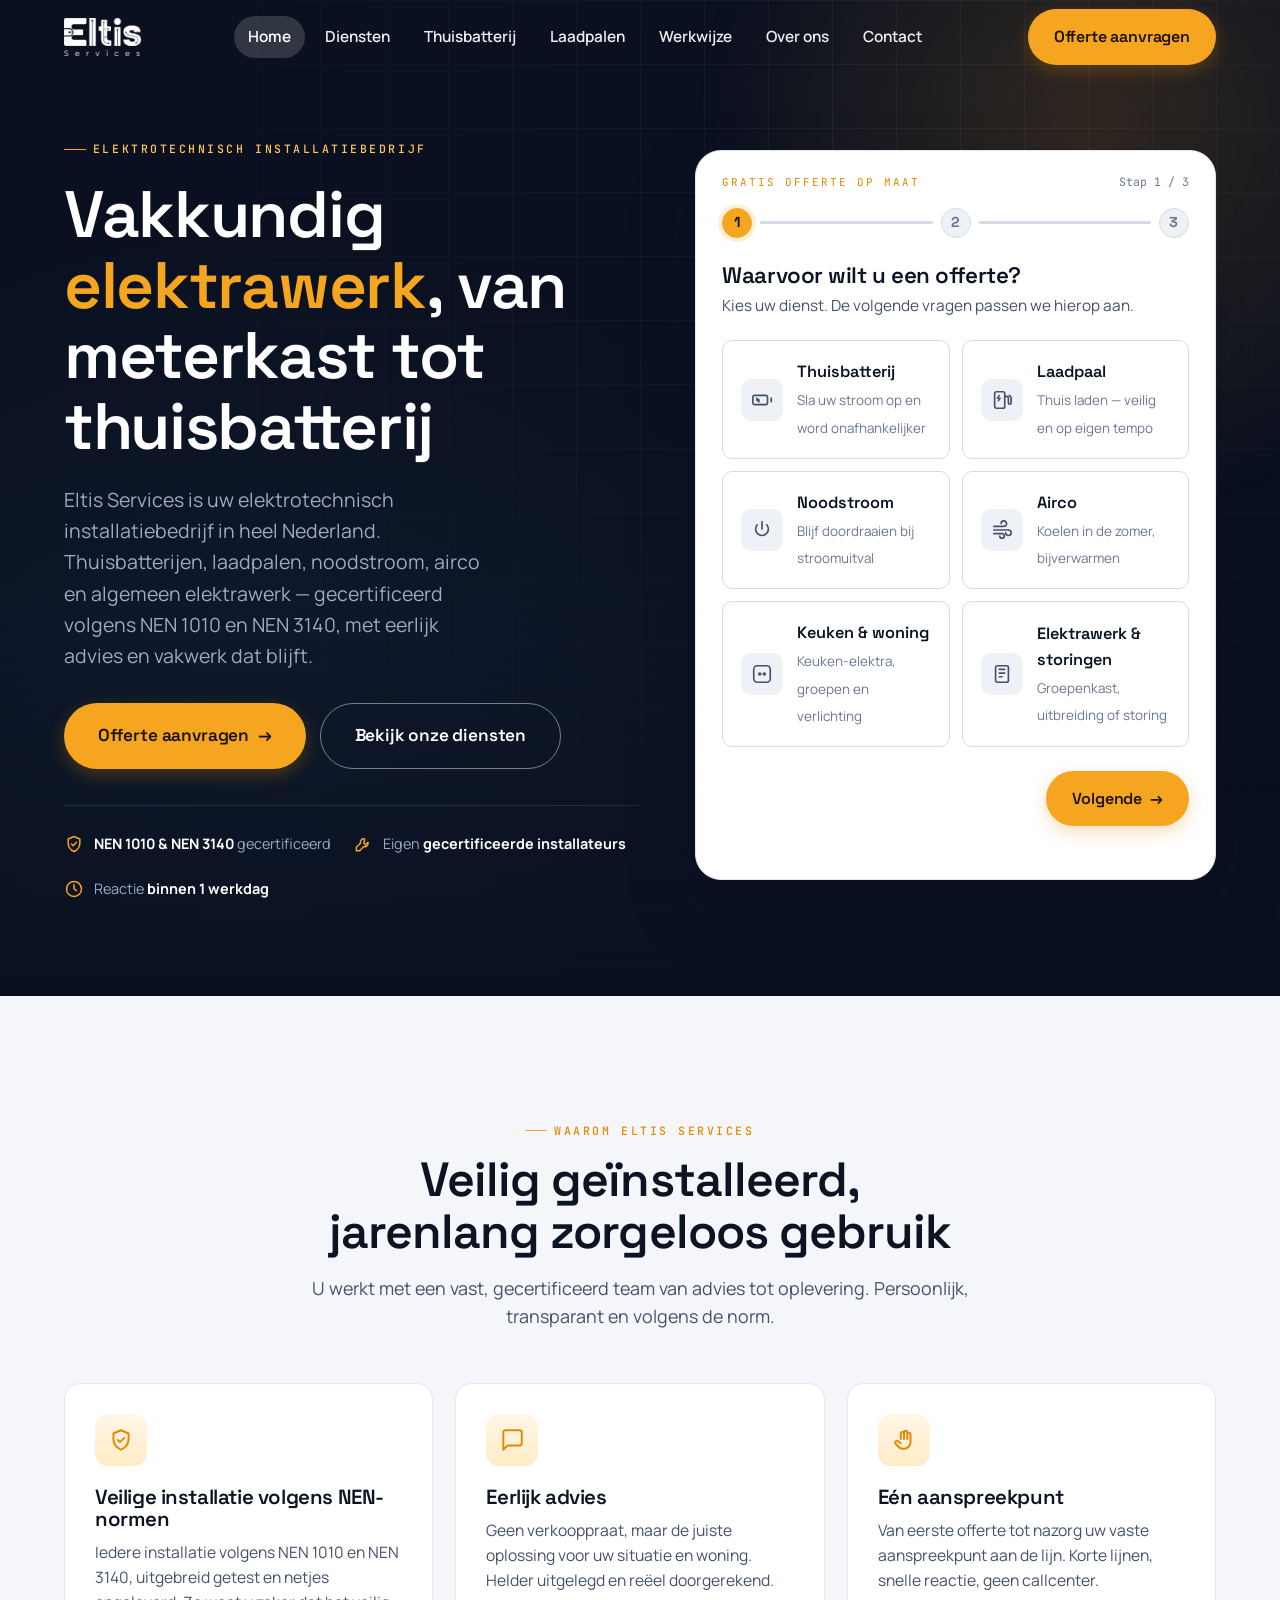
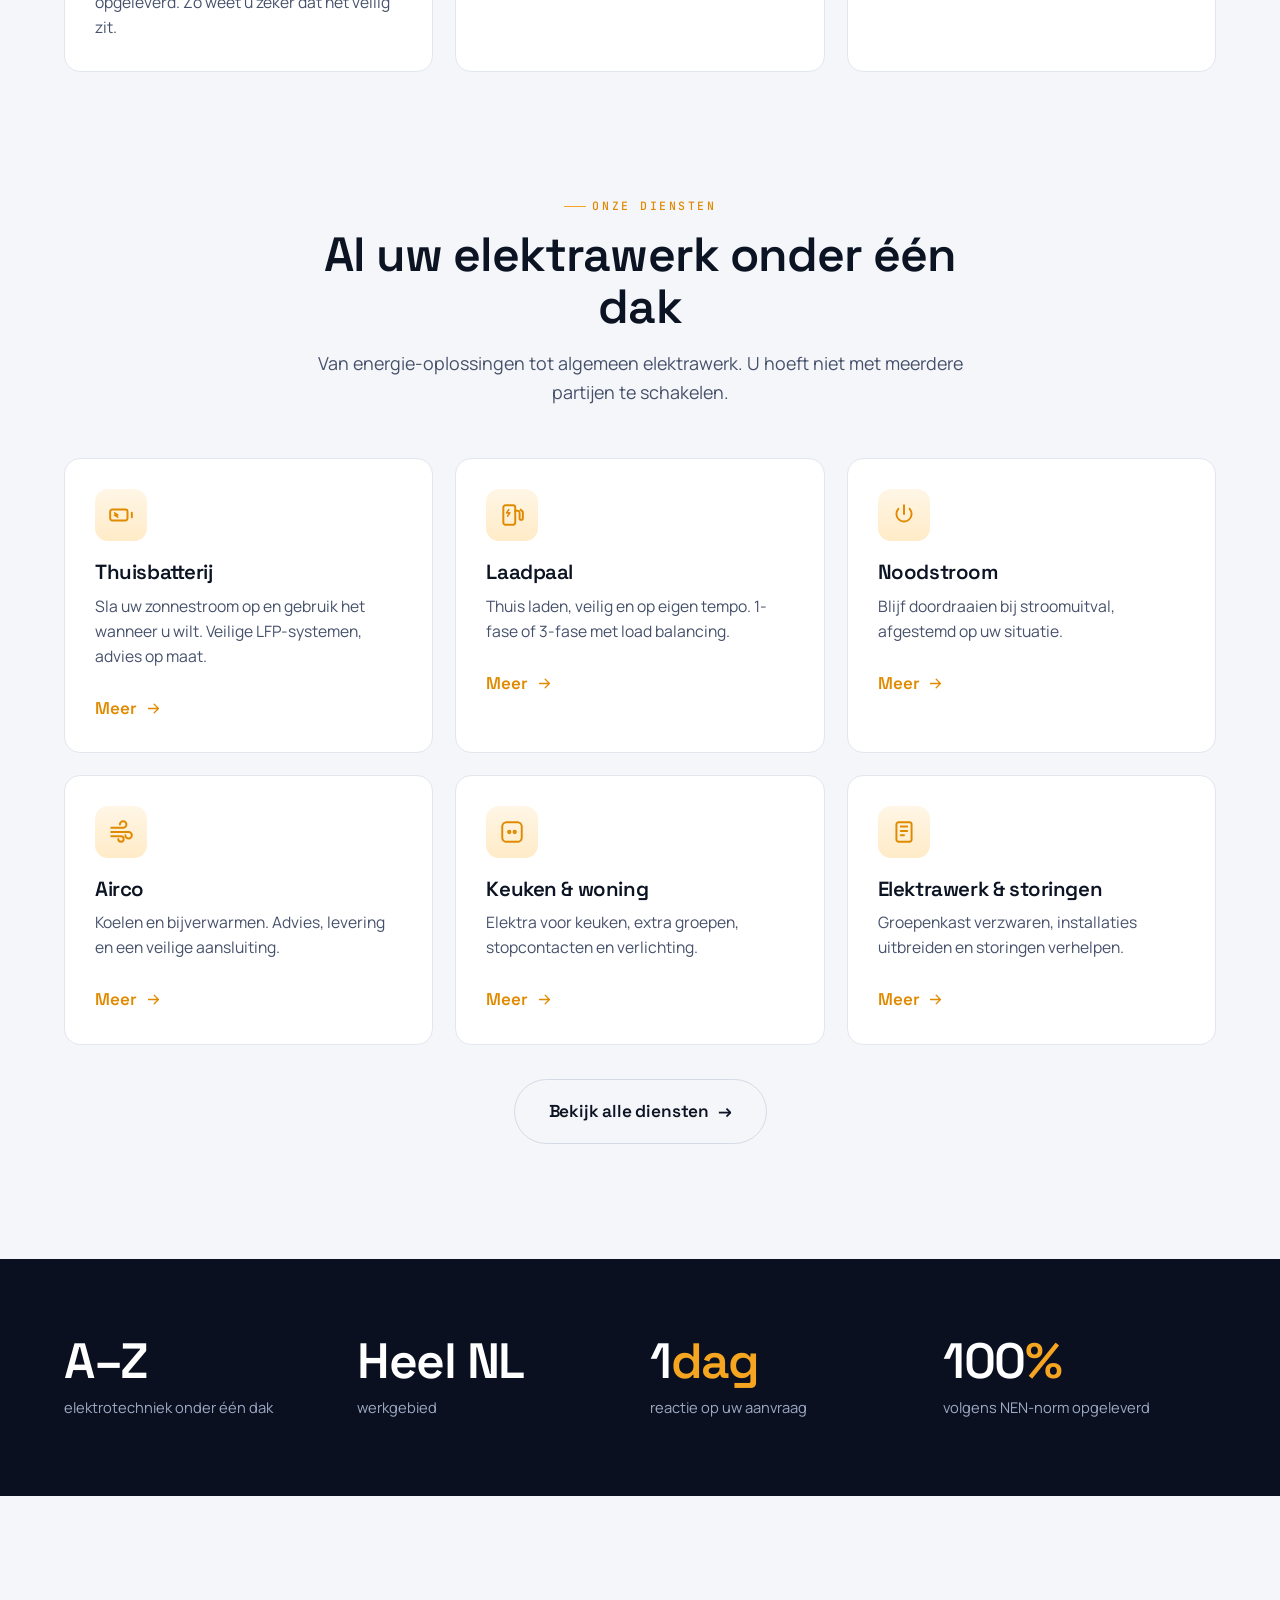
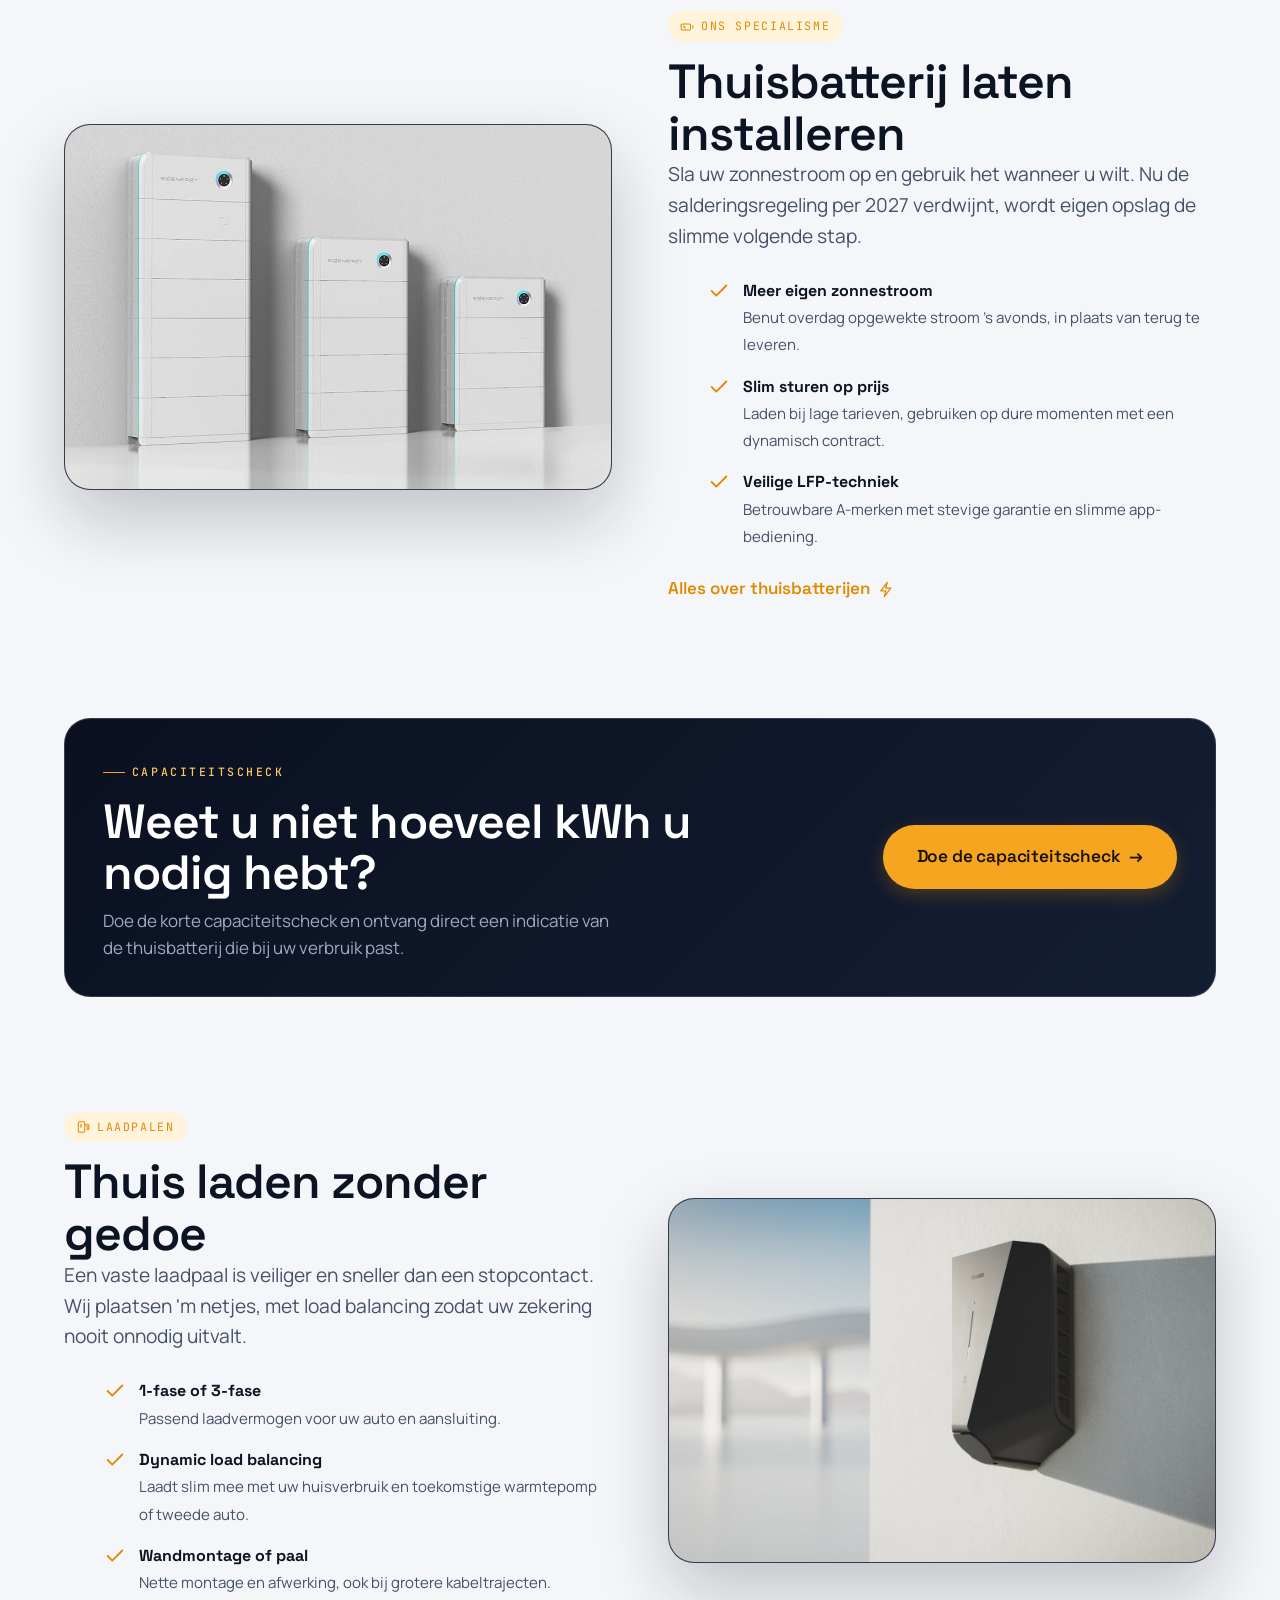
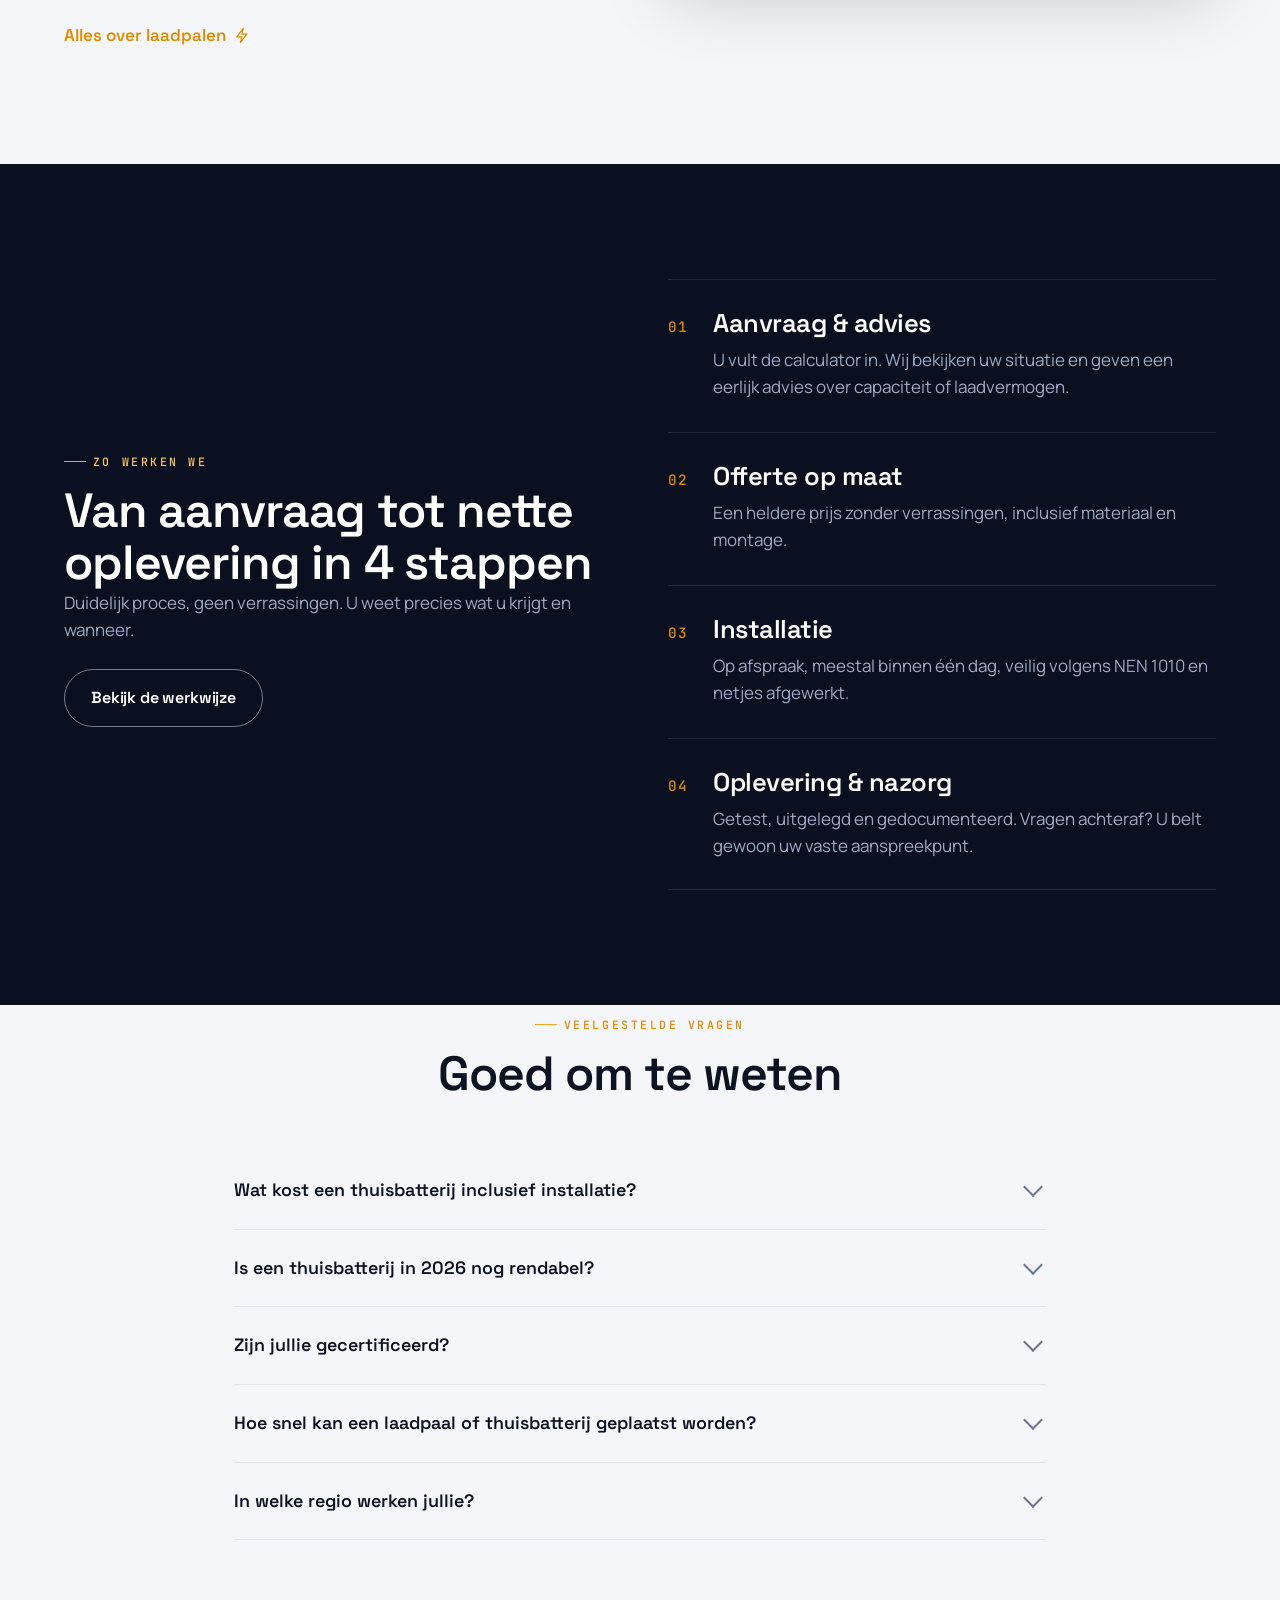
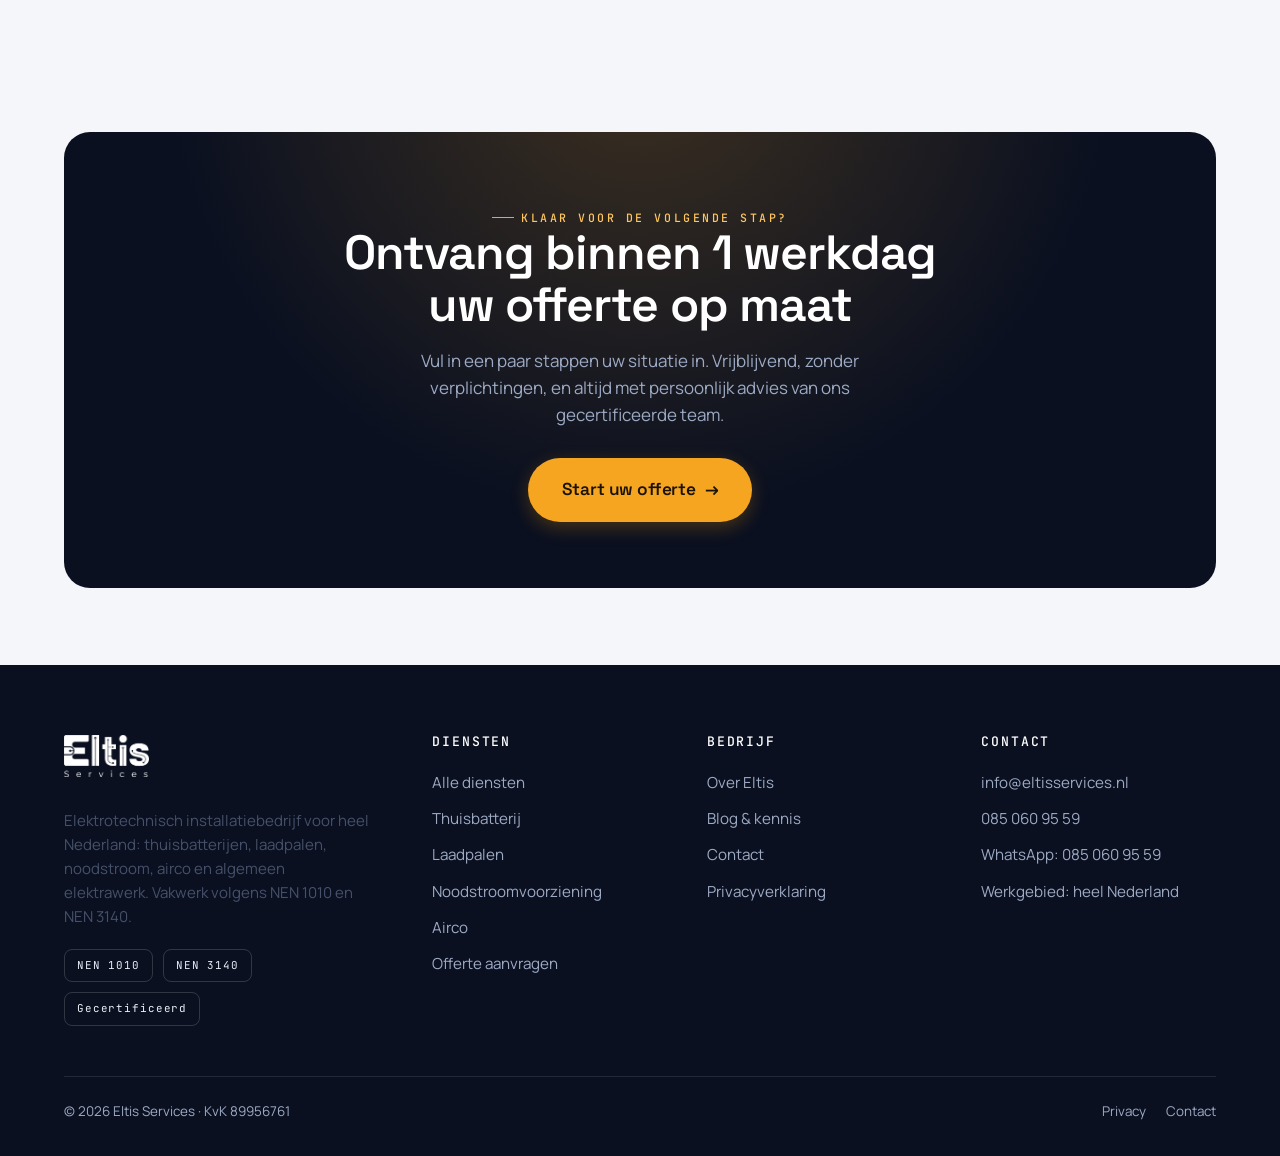
<file: index.html>
<!DOCTYPE html>
<html lang="nl">
<head>
<meta charset="utf-8">
<meta name="viewport" content="width=device-width, initial-scale=1">
<title>Elektrotechnisch installatiebedrijf | Thuisbatterij, laadpaal, airco &amp; meer | Eltis Services</title>
<meta name="description" content="Eltis Services is uw elektrotechnisch installatiebedrijf in heel Nederland: thuisbatterijen, laadpalen, noodstroom, airco en algemeen elektrawerk. NEN 1010 &amp; NEN 3140 gecertificeerd. Vraag een gratis offerte aan.">
<link rel="canonical" href="https://eltisservices.nl/index.html">
<meta name="robots" content="index, follow">
<meta name="theme-color" content="#0A1020">
<meta property="og:type" content="website">
<meta property="og:title" content="Elektrotechnisch installatiebedrijf | Thuisbatterij, laadpaal, airco &amp; meer | Eltis Services">
<meta property="og:description" content="Eltis Services is uw elektrotechnisch installatiebedrijf in heel Nederland: thuisbatterijen, laadpalen, noodstroom, airco en algemeen elektrawerk. NEN 1010 &amp; NEN 3140 gecertificeerd. Vraag een gratis offerte aan.">
<meta property="og:url" content="https://eltisservices.nl/index.html">
<meta property="og:site_name" content="Eltis Services">
<meta property="og:locale" content="nl_NL">
<meta name="twitter:card" content="summary_large_image">
<link rel="icon" type="image/png" sizes="32x32" href="assets/favicon-32.png">
<link rel="icon" type="image/png" sizes="16x16" href="assets/favicon-16.png">
<link rel="icon" href="assets/favicon.ico" sizes="any">
<link rel="apple-touch-icon" sizes="180x180" href="assets/apple-touch-icon.png">
<link rel="preconnect" href="https://fonts.googleapis.com">
<link rel="preconnect" href="https://fonts.gstatic.com" crossorigin>
<link href="https://fonts.googleapis.com/css2?family=Space+Grotesk:wght@400;500;600;700&family=Manrope:wght@400;500;600;700;800&family=JetBrains+Mono:wght@400;500&display=swap" rel="stylesheet">
<link rel="stylesheet" href="css/style.css">
<script type="application/ld+json">
{"@context":"https://schema.org","@type":"Electrician","name":"Eltis Services","image":"https://eltisservices.nl/assets/logo-mark.svg","url":"https://eltisservices.nl","email":"info@eltisservices.nl","telephone":"+31850609559","priceRange":"€€","areaServed":"Nederland","address":{"@type":"PostalAddress","addressCountry":"NL"},"description":"NEN 1010 en NEN 3140 gecertificeerd elektrotechnisch installatiebedrijf in heel Nederland: thuisbatterijen, laadpalen, noodstroomvoorzieningen, airco en algemeen elektrawerk.","knowsAbout":["thuisbatterij installatie","laadpaal installatie","noodstroomvoorziening","airco installatie","elektrotechniek","groepenkast","NEN 1010","NEN 3140"]}
</script>
<script type="application/ld+json">{"@context":"https://schema.org","@type":"BreadcrumbList","itemListElement":[{"@type":"ListItem","position":1,"name":"Home","item":"https://eltisservices.nl/index.html"}]}</script>
<script type="application/ld+json">{"@context":"https://schema.org","@type":"FAQPage","mainEntity":[{"@type":"Question","name":"Wat kost een thuisbatterij inclusief installatie?","acceptedAnswer":{"@type":"Answer","text":"De prijs hangt af van de capaciteit, het merk en uw meterkast. Een compleet geïnstalleerd systeem begint doorgaans rond de 3.000 euro en loopt op naarmate u meer opslag kiest. Via onze offertecalculator krijgt u een prijs die past bij uw situatie."}},{"@type":"Question","name":"Is een thuisbatterij in 2026 nog rendabel?","acceptedAnswer":{"@type":"Answer","text":"Ja, zeker met een dynamisch energiecontract of slimme aansturing. Omdat de salderingsregeling per 1 januari 2027 stopt, wordt zelf opslaan en slim gebruiken van uw stroom juist aantrekkelijker. Wij rekenen uw situatie eerlijk door."}},{"@type":"Question","name":"Zijn jullie gecertificeerd?","acceptedAnswer":{"@type":"Answer","text":"Ja. Al onze installaties voeren we uit volgens NEN 1010 en we werken veilig volgens NEN 3140. U krijgt een correcte, geteste en gedocumenteerde oplevering."}},{"@type":"Question","name":"Hoe snel kan een laadpaal of thuisbatterij geplaatst worden?","acceptedAnswer":{"@type":"Answer","text":"Na akkoord op de offerte plannen we meestal binnen enkele weken. Een standaardinstallatie ronden we vaak op één dag af."}},{"@type":"Question","name":"In welke regio werken jullie?","acceptedAnswer":{"@type":"Answer","text":"We werken in heel Nederland. Vul uw postcode en huisnummer in de offertecalculator in, dan ontvangt u binnen 1 werkdag een offerte op maat voor uw adres."}}]}</script>

</head>
<body>
<header class="site-header">
  <div class="wrap nav">
    <a class="brand on-hero" href="index.html"><img class="brand-logo" src="assets/logo.png" alt="Eltis Services" width="720" height="354"></a>
    <nav class="nav-links on-hero" aria-label="Hoofdmenu"><a href="index.html">Home</a><a href="diensten.html">Diensten</a><a href="thuisbatterij.html">Thuisbatterij</a><a href="laadpalen.html">Laadpalen</a><a href="werkwijze.html">Werkwijze</a><a href="over-ons.html">Over ons</a><a href="contact.html">Contact</a></nav>
    <div class="nav-cta">
      <a class="btn" href="offerte.html">Offerte aanvragen</a>
      <button class="nav-toggle on-hero" aria-label="Menu" aria-expanded="false"><span></span></button>
    </div>
  </div>
</header>
<nav class="mobile-menu" aria-label="Mobiel menu"><a href="index.html">Home</a><a href="diensten.html">Diensten</a><a href="thuisbatterij.html">Thuisbatterij</a><a href="laadpalen.html">Laadpalen</a><a href="werkwijze.html">Werkwijze</a><a href="over-ons.html">Over ons</a><a href="contact.html">Contact</a><a class="btn" href="offerte.html">Offerte aanvragen</a></nav>
<main id="main">
  <section class="hero">
    <div class="hero-bg"><div class="hero-grid-lines"></div></div>
    <div class="wrap hero-inner">
      <div class="reveal">
        <span class="eyebrow" style="color:var(--amber-soft)">Elektrotechnisch installatiebedrijf</span>
        <h1>Vakkundig <span class="hl">elektrawerk</span>, van meterkast tot thuisbatterij</h1>
        <p class="hero-lead">Eltis Services is uw elektrotechnisch installatiebedrijf in heel Nederland. Thuisbatterijen, laadpalen, noodstroom, airco en algemeen elektrawerk &mdash; gecertificeerd volgens NEN 1010 en NEN 3140, met eerlijk advies en vakwerk dat blijft.</p>
        <div class="hero-cta">
          <a class="btn btn-lg" href="offerte.html">Offerte aanvragen <span class="arrow">&rarr;</span></a>
          <a class="btn btn-ghost btn-lg" href="diensten.html">Bekijk onze diensten</a>
        </div>
        <div class="hero-trust">
          <div class="t"><svg viewBox="0 0 24 24" fill="none" stroke="currentColor" stroke-width="1.8" stroke-linecap="round" stroke-linejoin="round"><path d="M12 3l7 3v5c0 4.5-3 8-7 10-4-2-7-5.5-7-10V6z"/><path d="M9 12l2 2 4-4"/></svg><span><strong>NEN 1010 &amp; NEN 3140</strong> gecertificeerd</span></div>
          <div class="t"><svg viewBox="0 0 24 24" fill="none" stroke="currentColor" stroke-width="1.8" stroke-linecap="round" stroke-linejoin="round"><path d="M14 6a4 4 0 0 0-5 5L4 16v4h4l5-5a4 4 0 0 0 5-5l-3 3-2-2z"/></svg><span>Eigen <strong>gecertificeerde installateurs</strong></span></div>
          <div class="t"><svg viewBox="0 0 24 24" fill="none" stroke="currentColor" stroke-width="1.8" stroke-linecap="round" stroke-linejoin="round"><circle cx="12" cy="12" r="9"/><path d="M12 7v5l3 2"/></svg><span>Reactie <strong>binnen 1 werkdag</strong></span></div>
        </div>
      </div>
      <div class="reveal d1">
        <div class="calc-mount"><noscript><div class="card" style="text-align:center"><p>Schakel JavaScript in voor de offertecalculator, of vraag direct aan via de <a class="link-arrow" style="display:inline-flex" href="offerte.html">offertepagina</a>.</p></div></noscript></div>
      </div>
    </div>
  </section>

  <section class="section"><div class="wrap">
    <div class="section-head center reveal">
      <span class="eyebrow">Waarom Eltis Services</span>
      <h2>Veilig geïnstalleerd, jarenlang zorgeloos gebruik</h2>
      <p>U werkt met een vast, gecertificeerd team van advies tot oplevering. Persoonlijk, transparant en volgens de norm.</p>
    </div>
    <div class="grid g-3">
      <div class="card reveal"><div class="ic"><svg viewBox="0 0 24 24" fill="none" stroke="currentColor" stroke-width="1.8" stroke-linecap="round" stroke-linejoin="round"><path d="M12 3l7 3v5c0 4.5-3 8-7 10-4-2-7-5.5-7-10V6z"/><path d="M9 12l2 2 4-4"/></svg></div><h3>Veilige installatie volgens NEN-normen</h3><p>Iedere installatie volgens NEN 1010 en NEN 3140, uitgebreid getest en netjes opgeleverd. Zo weet u zeker dat het veilig zit.</p></div>
      <div class="card reveal d1"><div class="ic"><svg viewBox="0 0 24 24" fill="none" stroke="currentColor" stroke-width="1.8" stroke-linecap="round" stroke-linejoin="round"><path d="M21 15a2 2 0 0 1-2 2H8l-4 4V5a2 2 0 0 1 2-2h13a2 2 0 0 1 2 2z"/></svg></div><h3>Eerlijk advies</h3><p>Geen verkooppraat, maar de juiste oplossing voor uw situatie en woning. Helder uitgelegd en reëel doorgerekend.</p></div>
      <div class="card reveal d2"><div class="ic"><svg viewBox="0 0 24 24" fill="none" stroke="currentColor" stroke-width="1.8" stroke-linecap="round" stroke-linejoin="round"><path d="M9 11V6a1.5 1.5 0 0 1 3 0v5M12 11V5a1.5 1.5 0 0 1 3 0v6M15 11V7a1.5 1.5 0 0 1 3 0v7a6 6 0 0 1-6 6h-1a6 6 0 0 1-5-2.7L4 15a1.6 1.6 0 0 1 2.6-1.8L9 15"/></svg></div><h3>Eén aanspreekpunt</h3><p>Van eerste offerte tot nazorg uw vaste aanspreekpunt aan de lijn. Korte lijnen, snelle reactie, geen callcenter.</p></div>
    </div>
  </div></section>



  <section class="section" style="padding-top:0"><div class="wrap">
    <div class="section-head center reveal">
      <span class="eyebrow">Onze diensten</span>
      <h2>Al uw elektrawerk onder &eacute;&eacute;n dak</h2>
      <p>Van energie-oplossingen tot algemeen elektrawerk. U hoeft niet met meerdere partijen te schakelen.</p>
    </div>
    <div class="grid g-3 mt-l"><div class="card reveal"><div class="ic"><svg viewBox="0 0 24 24" fill="none" stroke="currentColor" stroke-width="1.8" stroke-linecap="round" stroke-linejoin="round"><rect x="2" y="7" width="16" height="10" rx="2"/><path d="M22 10v4"/><path d="M6 10l3 2-3 0 3 2" stroke-width="1.5"/></svg></div><h3>Thuisbatterij</h3><p>Sla uw zonnestroom op en gebruik het wanneer u wilt. Veilige LFP-systemen, advies op maat.</p><a class="link-arrow mt-m" style="display:inline-flex" href="thuisbatterij.html">Meer <svg viewBox="0 0 24 24" fill="none" stroke="currentColor" stroke-width="1.8" stroke-linecap="round" stroke-linejoin="round"><path d="M5 12h14M13 6l6 6-6 6"/></svg></a></div><div class="card reveal d1"><div class="ic"><svg viewBox="0 0 24 24" fill="none" stroke="currentColor" stroke-width="1.8" stroke-linecap="round" stroke-linejoin="round"><rect x="4" y="3" width="11" height="18" rx="2"/><path d="M15 8h2a2 2 0 0 1 2 2v5a1.5 1.5 0 0 0 3 0V9l-2-2"/><path d="M9 7l-2 3h3l-2 3" stroke-width="1.5"/></svg></div><h3>Laadpaal</h3><p>Thuis laden, veilig en op eigen tempo. 1-fase of 3-fase met load balancing.</p><a class="link-arrow mt-m" style="display:inline-flex" href="laadpalen.html">Meer <svg viewBox="0 0 24 24" fill="none" stroke="currentColor" stroke-width="1.8" stroke-linecap="round" stroke-linejoin="round"><path d="M5 12h14M13 6l6 6-6 6"/></svg></a></div><div class="card reveal d2"><div class="ic"><svg viewBox="0 0 24 24" fill="none" stroke="currentColor" stroke-width="1.8" stroke-linecap="round" stroke-linejoin="round"><path d="M12 3v8"/><path d="M6.8 6.3a7 7 0 1 0 10.4 0"/></svg></div><h3>Noodstroom</h3><p>Blijf doordraaien bij stroomuitval, afgestemd op uw situatie.</p><a class="link-arrow mt-m" style="display:inline-flex" href="diensten.html#noodstroom">Meer <svg viewBox="0 0 24 24" fill="none" stroke="currentColor" stroke-width="1.8" stroke-linecap="round" stroke-linejoin="round"><path d="M5 12h14M13 6l6 6-6 6"/></svg></a></div><div class="card reveal"><div class="ic"><svg viewBox="0 0 24 24" fill="none" stroke="currentColor" stroke-width="1.8" stroke-linecap="round" stroke-linejoin="round"><path d="M3 8h11a3 3 0 1 0-3-3"/><path d="M3 12h16a3 3 0 1 1-3 3"/><path d="M3 16h9a2.5 2.5 0 1 1-2.5 2.5"/></svg></div><h3>Airco</h3><p>Koelen en bijverwarmen. Advies, levering en een veilige aansluiting.</p><a class="link-arrow mt-m" style="display:inline-flex" href="diensten.html#airco">Meer <svg viewBox="0 0 24 24" fill="none" stroke="currentColor" stroke-width="1.8" stroke-linecap="round" stroke-linejoin="round"><path d="M5 12h14M13 6l6 6-6 6"/></svg></a></div><div class="card reveal d1"><div class="ic"><svg viewBox="0 0 24 24" fill="none" stroke="currentColor" stroke-width="1.8" stroke-linecap="round" stroke-linejoin="round"><rect x="3" y="3" width="18" height="18" rx="4"/><circle cx="9.5" cy="12" r="1.1"/><circle cx="14.5" cy="12" r="1.1"/></svg></div><h3>Keuken &amp; woning</h3><p>Elektra voor keuken, extra groepen, stopcontacten en verlichting.</p><a class="link-arrow mt-m" style="display:inline-flex" href="diensten.html#woning">Meer <svg viewBox="0 0 24 24" fill="none" stroke="currentColor" stroke-width="1.8" stroke-linecap="round" stroke-linejoin="round"><path d="M5 12h14M13 6l6 6-6 6"/></svg></a></div><div class="card reveal d2"><div class="ic"><svg viewBox="0 0 24 24" fill="none" stroke="currentColor" stroke-width="1.8" stroke-linecap="round" stroke-linejoin="round"><rect x="5" y="3" width="14" height="18" rx="2"/><path d="M9 7h6M9 11h6M9 15h3"/></svg></div><h3>Elektrawerk &amp; storingen</h3><p>Groepenkast verzwaren, installaties uitbreiden en storingen verhelpen.</p><a class="link-arrow mt-m" style="display:inline-flex" href="diensten.html#algemeen">Meer <svg viewBox="0 0 24 24" fill="none" stroke="currentColor" stroke-width="1.8" stroke-linecap="round" stroke-linejoin="round"><path d="M5 12h14M13 6l6 6-6 6"/></svg></a></div></div>
    <div class="center reveal" style="margin-top:34px"><a class="btn btn-ghost btn-lg" href="diensten.html">Bekijk alle diensten <span class="arrow">&rarr;</span></a></div>
  </div></section>

  <section class="section-sm on-dark"><div class="wrap"><div class="stats"><div class="stat reveal"><div class="n"><span>A&ndash;Z</span></div><div class="l">elektrotechniek onder &eacute;&eacute;n dak</div></div><div class="stat reveal"><div class="n"><span>Heel&nbsp;NL</span></div><div class="l">werkgebied</div></div><div class="stat reveal"><div class="n"><span data-count="1" data-dec="0">0</span><span class="u">dag</span></div><div class="l">reactie op uw aanvraag</div></div><div class="stat reveal"><div class="n"><span data-count="100" data-dec="0">0</span><span class="u">%</span></div><div class="l">volgens NEN-norm opgeleverd</div></div></div></div></section>

  <section class="section"><div class="wrap">
    <div class="split">
      <div class="split-media reveal"><div class="media-panel media-photo"><img src="assets/thuisbatterij.jpg" alt="Thuisbatterij aan de wand, professioneel geïnstalleerd" loading="lazy"></div></div>
      <div class="reveal d1">
        <span class="tag-inline"><svg viewBox="0 0 24 24" fill="none" stroke="currentColor" stroke-width="1.8" stroke-linecap="round" stroke-linejoin="round"><rect x="2" y="7" width="16" height="10" rx="2"/><path d="M22 10v4"/><path d="M6 10l3 2-3 0 3 2" stroke-width="1.5"/></svg> Ons specialisme</span>
        <h2 class="mt-s">Thuisbatterij laten installeren</h2>
        <p class="lead" style="color:var(--text-2)">Sla uw zonnestroom op en gebruik het wanneer u wilt. Nu de salderingsregeling per 2027 verdwijnt, wordt eigen opslag de slimme volgende stap.</p>
        <ul class="feature-list">
          <li><svg viewBox="0 0 24 24" fill="none" stroke="currentColor" stroke-width="2" stroke-linecap="round" stroke-linejoin="round"><path d="M20 6 9 17l-5-5"/></svg><div><b>Meer eigen zonnestroom</b><span>Benut overdag opgewekte stroom &apos;s avonds, in plaats van terug te leveren.</span></div></li>
          <li><svg viewBox="0 0 24 24" fill="none" stroke="currentColor" stroke-width="2" stroke-linecap="round" stroke-linejoin="round"><path d="M20 6 9 17l-5-5"/></svg><div><b>Slim sturen op prijs</b><span>Laden bij lage tarieven, gebruiken op dure momenten met een dynamisch contract.</span></div></li>
          <li><svg viewBox="0 0 24 24" fill="none" stroke="currentColor" stroke-width="2" stroke-linecap="round" stroke-linejoin="round"><path d="M20 6 9 17l-5-5"/></svg><div><b>Veilige LFP-techniek</b><span>Betrouwbare A-merken met stevige garantie en slimme app-bediening.</span></div></li>
        </ul>
        <a class="link-arrow mt-m" href="thuisbatterij.html" style="display:inline-flex">Alles over thuisbatterijen <svg viewBox="0 0 24 24" fill="none" stroke="currentColor" stroke-width="1.8" stroke-linecap="round" stroke-linejoin="round"><path d="M13 2 4 14h7l-2 8 9-12h-7z"/></svg></a>
      </div>
    </div>
  </div></section>

  <section class="section" style="padding-top:0"><div class="wrap">
    <a class="cap-cta reveal" href="thuisbatterij.html#capaciteit">
      <div class="cap-cta-text">
        <span class="eyebrow" style="color:var(--amber-soft)">Capaciteitscheck</span>
        <h2 class="mt-s" style="color:#fff">Weet u niet hoeveel kWh u nodig hebt?</h2>
        <p>Doe de korte capaciteitscheck en ontvang direct een indicatie van de thuisbatterij die bij uw verbruik past.</p>
      </div>
      <span class="btn btn-lg">Doe de capaciteitscheck <span class="arrow">&rarr;</span></span>
    </a>
  </div></section>

  <section class="section" style="padding-top:0"><div class="wrap">
    <div class="split rev">
      <div class="split-media reveal"><div class="media-panel media-photo"><img src="assets/laadpaal.jpg" alt="Laadpaal aan huis, netjes gemonteerd" loading="lazy"></div></div>
      <div class="reveal d1">
        <span class="tag-inline"><svg viewBox="0 0 24 24" fill="none" stroke="currentColor" stroke-width="1.8" stroke-linecap="round" stroke-linejoin="round"><rect x="4" y="3" width="11" height="18" rx="2"/><path d="M15 8h2a2 2 0 0 1 2 2v5a1.5 1.5 0 0 0 3 0V9l-2-2"/><path d="M9 7l-2 3h3l-2 3" stroke-width="1.5"/></svg> Laadpalen</span>
        <h2 class="mt-s">Thuis laden zonder gedoe</h2>
        <p class="lead" style="color:var(--text-2)">Een vaste laadpaal is veiliger en sneller dan een stopcontact. Wij plaatsen &apos;m netjes, met load balancing zodat uw zekering nooit onnodig uitvalt.</p>
        <ul class="feature-list">
          <li><svg viewBox="0 0 24 24" fill="none" stroke="currentColor" stroke-width="2" stroke-linecap="round" stroke-linejoin="round"><path d="M20 6 9 17l-5-5"/></svg><div><b>1-fase of 3-fase</b><span>Passend laadvermogen voor uw auto en aansluiting.</span></div></li>
          <li><svg viewBox="0 0 24 24" fill="none" stroke="currentColor" stroke-width="2" stroke-linecap="round" stroke-linejoin="round"><path d="M20 6 9 17l-5-5"/></svg><div><b>Dynamic load balancing</b><span>Laadt slim mee met uw huisverbruik en toekomstige warmtepomp of tweede auto.</span></div></li>
          <li><svg viewBox="0 0 24 24" fill="none" stroke="currentColor" stroke-width="2" stroke-linecap="round" stroke-linejoin="round"><path d="M20 6 9 17l-5-5"/></svg><div><b>Wandmontage of paal</b><span>Nette montage en afwerking, ook bij grotere kabeltrajecten.</span></div></li>
        </ul>
        <a class="link-arrow mt-m" href="laadpalen.html" style="display:inline-flex">Alles over laadpalen <svg viewBox="0 0 24 24" fill="none" stroke="currentColor" stroke-width="1.8" stroke-linecap="round" stroke-linejoin="round"><path d="M13 2 4 14h7l-2 8 9-12h-7z"/></svg></a>
      </div>
    </div>
  </div></section>

  <section class="section on-dark"><div class="wrap">
    <div class="split">
      <div class="reveal">
        <span class="eyebrow">Zo werken we</span>
        <h2 class="mt-s">Van aanvraag tot nette oplevering in 4 stappen</h2>
        <p>Duidelijk proces, geen verrassingen. U weet precies wat u krijgt en wanneer.</p>
        <a class="btn btn-ghost mt-m" href="werkwijze.html">Bekijk de werkwijze</a>
      </div>
      <div class="reveal d1">
        <div class="steps">
          <div class="step"><div class="num">01</div><div class="body"><h3>Aanvraag &amp; advies</h3><p>U vult de calculator in. Wij bekijken uw situatie en geven een eerlijk advies over capaciteit of laadvermogen.</p></div></div>
          <div class="step"><div class="num">02</div><div class="body"><h3>Offerte op maat</h3><p>Een heldere prijs zonder verrassingen, inclusief materiaal en montage.</p></div></div>
          <div class="step"><div class="num">03</div><div class="body"><h3>Installatie</h3><p>Op afspraak, meestal binnen één dag, veilig volgens NEN 1010 en netjes afgewerkt.</p></div></div>
          <div class="step"><div class="num">04</div><div class="body"><h3>Oplevering &amp; nazorg</h3><p>Getest, uitgelegd en gedocumenteerd. Vragen achteraf? U belt gewoon uw vaste aanspreekpunt.</p></div></div>
        </div>
      </div>
    </div>
  </div></section>


  <section class="section" style="padding-top:0"><div class="wrap narrow">
    <div class="section-head center reveal"><span class="eyebrow">Veelgestelde vragen</span><h2 class="mt-s">Goed om te weten</h2></div>
    <div class="reveal d1"><div class="faq"><details><summary>Wat kost een thuisbatterij inclusief installatie?</summary><div class="ans">De prijs hangt af van de capaciteit, het merk en uw meterkast. Een compleet geïnstalleerd systeem begint doorgaans rond de 3.000 euro en loopt op naarmate u meer opslag kiest. Via onze offertecalculator krijgt u een prijs die past bij uw situatie.</div></details><details><summary>Is een thuisbatterij in 2026 nog rendabel?</summary><div class="ans">Ja, zeker met een dynamisch energiecontract of slimme aansturing. Omdat de salderingsregeling per 1 januari 2027 stopt, wordt zelf opslaan en slim gebruiken van uw stroom juist aantrekkelijker. Wij rekenen uw situatie eerlijk door.</div></details><details><summary>Zijn jullie gecertificeerd?</summary><div class="ans">Ja. Al onze installaties voeren we uit volgens NEN 1010 en we werken veilig volgens NEN 3140. U krijgt een correcte, geteste en gedocumenteerde oplevering.</div></details><details><summary>Hoe snel kan een laadpaal of thuisbatterij geplaatst worden?</summary><div class="ans">Na akkoord op de offerte plannen we meestal binnen enkele weken. Een standaardinstallatie ronden we vaak op één dag af.</div></details><details><summary>In welke regio werken jullie?</summary><div class="ans">We werken in heel Nederland. Vul uw postcode en huisnummer in de offertecalculator in, dan ontvangt u binnen 1 werkdag een offerte op maat voor uw adres.</div></details></div></div>
  </div></section>

  <section class="section-sm"><div class="wrap"><div class="cta-band reveal">
      <span class="eyebrow" style="color:var(--amber-soft)">Klaar voor de volgende stap?</span>
      <h2>Ontvang binnen 1 werkdag uw offerte op maat</h2>
      <p>Vul in een paar stappen uw situatie in. Vrijblijvend, zonder verplichtingen, en altijd met persoonlijk advies van ons gecertificeerde team.</p>
      <a class="btn btn-lg" href="offerte.html">Start uw offerte <span class="arrow">&rarr;</span></a>
    </div></div></section>
</main>
<script src="js/calculator.js" defer></script>
<footer class="site-footer">
  <div class="wrap">
    <div class="footer-top">
      <div class="footer-brand">
        <a class="brand" href="index.html"><img class="brand-logo" src="assets/logo.png" alt="Eltis Services" width="720" height="354"></a>
        <p>Elektrotechnisch installatiebedrijf voor heel Nederland: thuisbatterijen, laadpalen, noodstroom, airco en algemeen elektrawerk. Vakwerk volgens NEN 1010 en NEN 3140.</p>
        <div class="footer-badges">
          <span class="badge">NEN 1010</span><span class="badge">NEN 3140</span><span class="badge">Gecertificeerd</span>
        </div>
      </div>
      <div class="footer-col">
        <h4>Diensten</h4>
        <a href="diensten.html">Alle diensten</a>
        <a href="thuisbatterij.html">Thuisbatterij</a>
        <a href="laadpalen.html">Laadpalen</a>
        <a href="diensten.html#noodstroom">Noodstroomvoorziening</a>
        <a href="diensten.html#airco">Airco</a>
        <a href="offerte.html">Offerte aanvragen</a>
      </div>
      <div class="footer-col">
        <h4>Bedrijf</h4>
        <a href="over-ons.html">Over Eltis</a>
        <a href="blog.html">Blog &amp; kennis</a>
        <a href="contact.html">Contact</a>
        <a href="privacy.html">Privacyverklaring</a>
      </div>
      <div class="footer-col">
        <h4>Contact</h4>
        <a href="mailto:info@eltisservices.nl">info@eltisservices.nl</a>
        <a href="tel:+31850609559">085 060 95 59</a>
        <a href="https://wa.me/31850609559">WhatsApp: 085 060 95 59</a>
        <a href="contact.html">Werkgebied: heel Nederland</a>
      </div>
    </div>
    <div class="footer-bottom">
      <span>&copy; 2026 Eltis Services · KvK 89956761</span>
      <span class="fl"><a href="privacy.html">Privacy</a><a href="contact.html">Contact</a></span>
    </div>
  </div>
</footer>
<script src="js/main.js" defer></script>
</body>
</html>
</file>
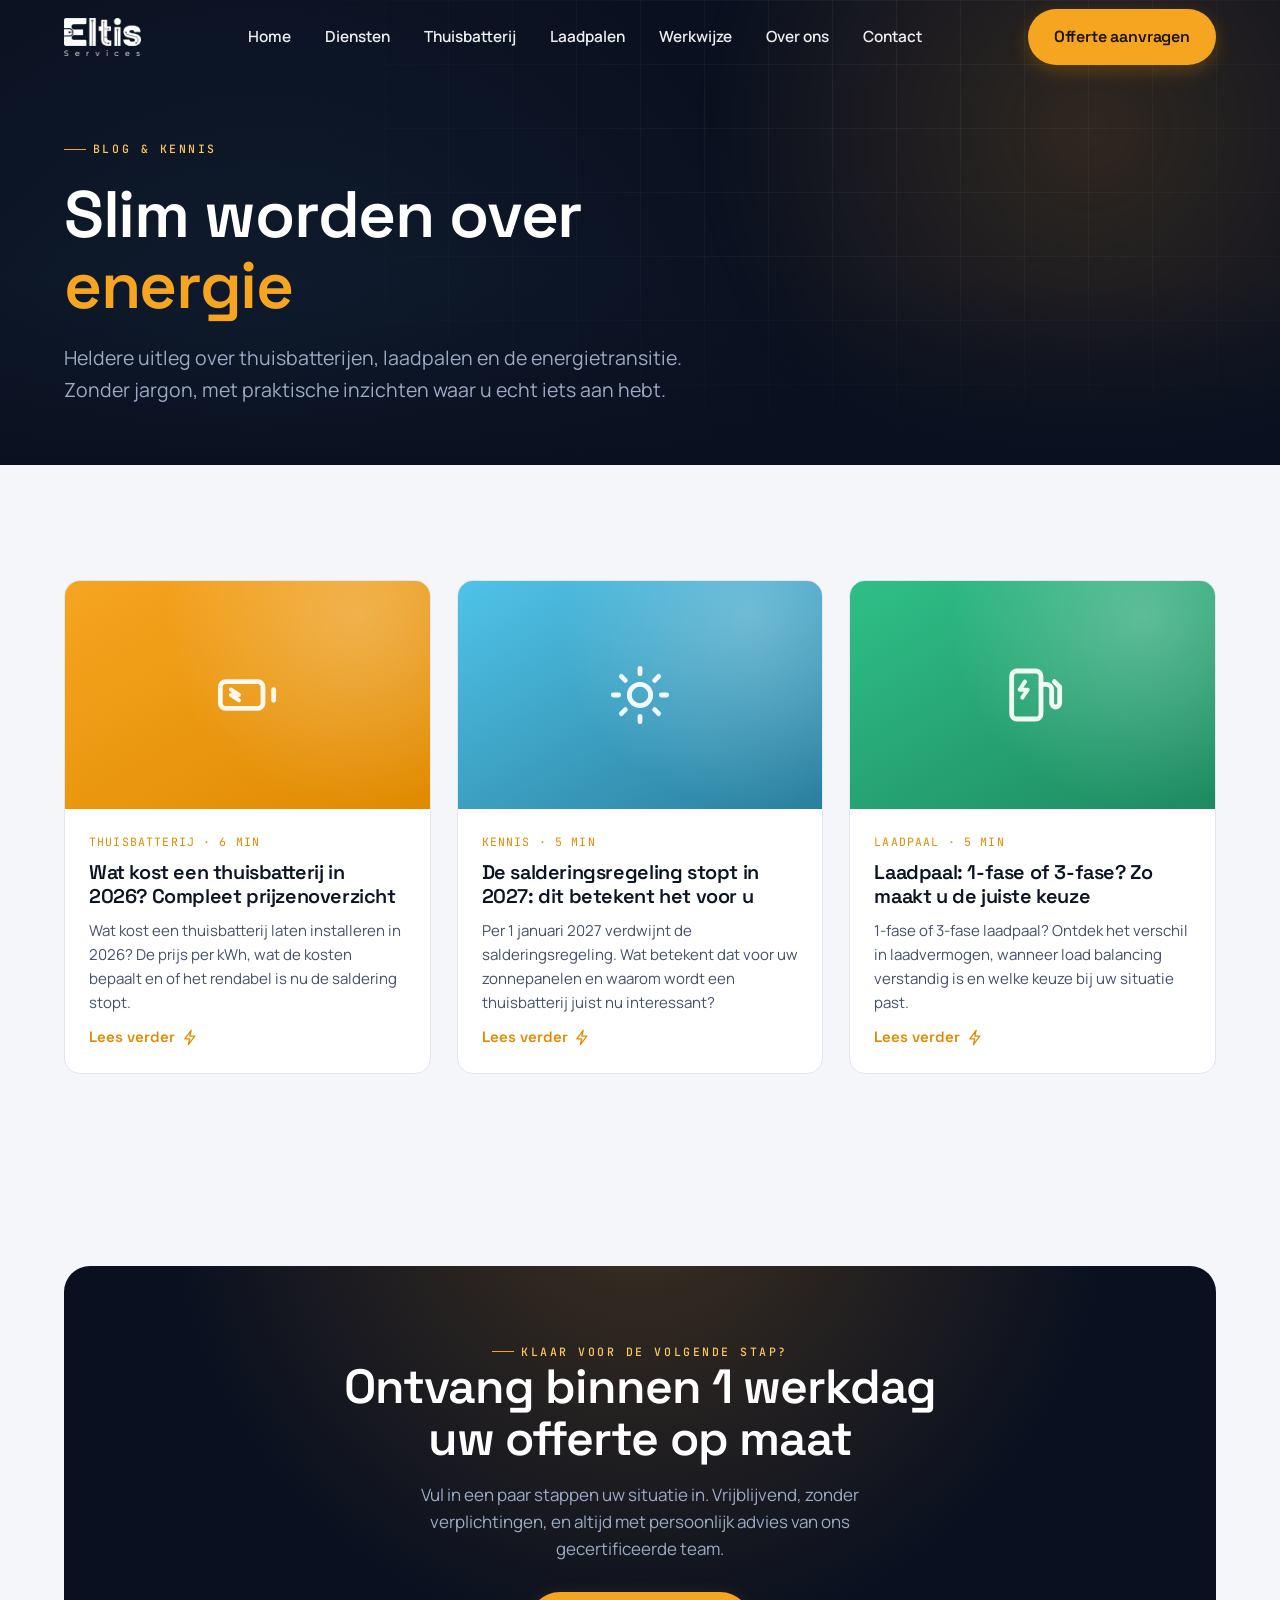
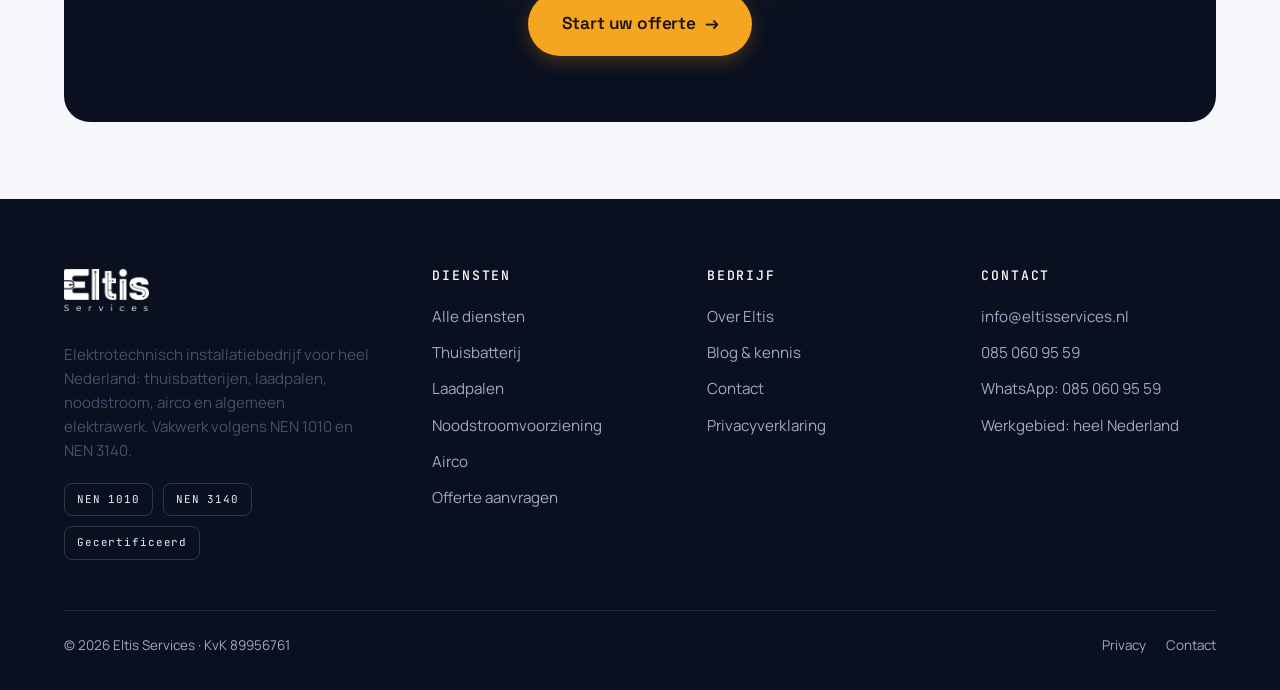
<file: blog.html>
<!DOCTYPE html>
<html lang="nl">
<head>
<meta charset="utf-8">
<meta name="viewport" content="width=device-width, initial-scale=1">
<title>Blog &amp; kennis over thuisbatterijen en laadpalen | Eltis Services</title>
<meta name="description" content="Praktische artikelen over thuisbatterijen, laadpalen en de energietransitie. Kosten, saldering, capaciteit en meer, uitgelegd door Eltis Services.">
<link rel="canonical" href="https://eltisservices.nl/blog.html">
<meta name="robots" content="index, follow">
<meta name="theme-color" content="#0A1020">
<meta property="og:type" content="website">
<meta property="og:title" content="Blog &amp; kennis over thuisbatterijen en laadpalen | Eltis Services">
<meta property="og:description" content="Praktische artikelen over thuisbatterijen, laadpalen en de energietransitie. Kosten, saldering, capaciteit en meer, uitgelegd door Eltis Services.">
<meta property="og:url" content="https://eltisservices.nl/blog.html">
<meta property="og:site_name" content="Eltis Services">
<meta property="og:locale" content="nl_NL">
<meta name="twitter:card" content="summary_large_image">
<link rel="icon" type="image/png" sizes="32x32" href="assets/favicon-32.png">
<link rel="icon" type="image/png" sizes="16x16" href="assets/favicon-16.png">
<link rel="icon" href="assets/favicon.ico" sizes="any">
<link rel="apple-touch-icon" sizes="180x180" href="assets/apple-touch-icon.png">
<link rel="preconnect" href="https://fonts.googleapis.com">
<link rel="preconnect" href="https://fonts.gstatic.com" crossorigin>
<link href="https://fonts.googleapis.com/css2?family=Space+Grotesk:wght@400;500;600;700&family=Manrope:wght@400;500;600;700;800&family=JetBrains+Mono:wght@400;500&display=swap" rel="stylesheet">
<link rel="stylesheet" href="css/style.css">
<script type="application/ld+json">
{"@context":"https://schema.org","@type":"Electrician","name":"Eltis Services","image":"https://eltisservices.nl/assets/logo-mark.svg","url":"https://eltisservices.nl","email":"info@eltisservices.nl","telephone":"+31850609559","priceRange":"€€","areaServed":"Nederland","address":{"@type":"PostalAddress","addressCountry":"NL"},"description":"NEN 1010 en NEN 3140 gecertificeerd elektrotechnisch installatiebedrijf in heel Nederland: thuisbatterijen, laadpalen, noodstroomvoorzieningen, airco en algemeen elektrawerk.","knowsAbout":["thuisbatterij installatie","laadpaal installatie","noodstroomvoorziening","airco installatie","elektrotechniek","groepenkast","NEN 1010","NEN 3140"]}
</script>
<script type="application/ld+json">{"@context":"https://schema.org","@type":"BreadcrumbList","itemListElement":[{"@type":"ListItem","position":1,"name":"Home","item":"https://eltisservices.nl/index.html"},{"@type":"ListItem","position":2,"name":"Blog","item":"https://eltisservices.nl/blog.html"}]}</script>

</head>
<body>
<header class="site-header">
  <div class="wrap nav">
    <a class="brand on-hero" href="index.html"><img class="brand-logo" src="assets/logo.png" alt="Eltis Services" width="720" height="354"></a>
    <nav class="nav-links on-hero" aria-label="Hoofdmenu"><a href="index.html">Home</a><a href="diensten.html">Diensten</a><a href="thuisbatterij.html">Thuisbatterij</a><a href="laadpalen.html">Laadpalen</a><a href="werkwijze.html">Werkwijze</a><a href="over-ons.html">Over ons</a><a href="contact.html">Contact</a></nav>
    <div class="nav-cta">
      <a class="btn" href="offerte.html">Offerte aanvragen</a>
      <button class="nav-toggle on-hero" aria-label="Menu" aria-expanded="false"><span></span></button>
    </div>
  </div>
</header>
<nav class="mobile-menu" aria-label="Mobiel menu"><a href="index.html">Home</a><a href="diensten.html">Diensten</a><a href="thuisbatterij.html">Thuisbatterij</a><a href="laadpalen.html">Laadpalen</a><a href="werkwijze.html">Werkwijze</a><a href="over-ons.html">Over ons</a><a href="contact.html">Contact</a><a class="btn" href="offerte.html">Offerte aanvragen</a></nav>
<main id="main">
  <section class="hero" style="padding-bottom:60px">
    <div class="hero-bg"><div class="hero-grid-lines"></div></div>
    <div class="wrap" style="position:relative;z-index:2">
      <div class="reveal" style="max-width:720px">
        <span class="eyebrow" style="color:var(--amber-soft)">Blog &amp; kennis</span>
        <h1>Slim worden over <span style="color:var(--amber)">energie</span></h1>
        <p class="hero-lead" style="max-width:54ch">Heldere uitleg over thuisbatterijen, laadpalen en de energietransitie. Zonder jargon, met praktische inzichten waar u echt iets aan hebt.</p>
      </div>
    </div>
  </section>
  <section class="section"><div class="wrap">
    <div class="post-grid"><a class="post-card reveal" href="blog/thuisbatterij-kosten-2026.html"><div class="post-thumb" style="background:linear-gradient(150deg,#F6A521,#E08A00)"><div style="position:absolute;inset:0;display:grid;place-items:center;color:rgba(255,255,255,.92)"><div style="width:64px;height:64px"><svg viewBox="0 0 24 24" fill="none" stroke="currentColor" stroke-width="1.8" stroke-linecap="round" stroke-linejoin="round"><rect x="2" y="7" width="16" height="10" rx="2"/><path d="M22 10v4"/><path d="M6 10l3 2-3 0 3 2" stroke-width="1.5"/></svg></div></div><div style="position:absolute;inset:0;background:radial-gradient(circle at 80% 15%,rgba(255,255,255,.25),transparent 55%)"></div></div><div class="post-body"><span class="post-meta">Thuisbatterij · 6 min</span><h3>Wat kost een thuisbatterij in 2026? Compleet prijzenoverzicht</h3><p>Wat kost een thuisbatterij laten installeren in 2026? De prijs per kWh, wat de kosten bepaalt en of het rendabel is nu de saldering stopt.</p><span class="link-arrow">Lees verder <svg viewBox="0 0 24 24" fill="none" stroke="currentColor" stroke-width="1.8" stroke-linecap="round" stroke-linejoin="round"><path d="M13 2 4 14h7l-2 8 9-12h-7z"/></svg></span></div></a><a class="post-card reveal" href="blog/salderingsregeling-stopt-2027.html"><div class="post-thumb" style="background:linear-gradient(150deg,#4FC3E8,#2B7F9E)"><div style="position:absolute;inset:0;display:grid;place-items:center;color:rgba(255,255,255,.92)"><div style="width:64px;height:64px"><svg viewBox="0 0 24 24" fill="none" stroke="currentColor" stroke-width="1.8" stroke-linecap="round" stroke-linejoin="round"><circle cx="12" cy="12" r="4"/><path d="M12 2v2M12 20v2M4 12H2M22 12h-2M5 5l1.5 1.5M17.5 17.5 19 19M19 5l-1.5 1.5M6.5 17.5 5 19"/></svg></div></div><div style="position:absolute;inset:0;background:radial-gradient(circle at 80% 15%,rgba(255,255,255,.25),transparent 55%)"></div></div><div class="post-body"><span class="post-meta">Kennis · 5 min</span><h3>De salderingsregeling stopt in 2027: dit betekent het voor u</h3><p>Per 1 januari 2027 verdwijnt de salderingsregeling. Wat betekent dat voor uw zonnepanelen en waarom wordt een thuisbatterij juist nu interessant?</p><span class="link-arrow">Lees verder <svg viewBox="0 0 24 24" fill="none" stroke="currentColor" stroke-width="1.8" stroke-linecap="round" stroke-linejoin="round"><path d="M13 2 4 14h7l-2 8 9-12h-7z"/></svg></span></div></a><a class="post-card reveal" href="blog/laadpaal-1-fase-of-3-fase.html"><div class="post-thumb" style="background:linear-gradient(150deg,#2FBF87,#1E8A61)"><div style="position:absolute;inset:0;display:grid;place-items:center;color:rgba(255,255,255,.92)"><div style="width:64px;height:64px"><svg viewBox="0 0 24 24" fill="none" stroke="currentColor" stroke-width="1.8" stroke-linecap="round" stroke-linejoin="round"><rect x="4" y="3" width="11" height="18" rx="2"/><path d="M15 8h2a2 2 0 0 1 2 2v5a1.5 1.5 0 0 0 3 0V9l-2-2"/><path d="M9 7l-2 3h3l-2 3" stroke-width="1.5"/></svg></div></div><div style="position:absolute;inset:0;background:radial-gradient(circle at 80% 15%,rgba(255,255,255,.25),transparent 55%)"></div></div><div class="post-body"><span class="post-meta">Laadpaal · 5 min</span><h3>Laadpaal: 1-fase of 3-fase? Zo maakt u de juiste keuze</h3><p>1-fase of 3-fase laadpaal? Ontdek het verschil in laadvermogen, wanneer load balancing verstandig is en welke keuze bij uw situatie past.</p><span class="link-arrow">Lees verder <svg viewBox="0 0 24 24" fill="none" stroke="currentColor" stroke-width="1.8" stroke-linecap="round" stroke-linejoin="round"><path d="M13 2 4 14h7l-2 8 9-12h-7z"/></svg></span></div></a></div>
  </div></section>
  <section class="section-sm"><div class="wrap"><div class="cta-band reveal">
      <span class="eyebrow" style="color:var(--amber-soft)">Klaar voor de volgende stap?</span>
      <h2>Ontvang binnen 1 werkdag uw offerte op maat</h2>
      <p>Vul in een paar stappen uw situatie in. Vrijblijvend, zonder verplichtingen, en altijd met persoonlijk advies van ons gecertificeerde team.</p>
      <a class="btn btn-lg" href="offerte.html">Start uw offerte <span class="arrow">&rarr;</span></a>
    </div></div></section>
</main>
<footer class="site-footer">
  <div class="wrap">
    <div class="footer-top">
      <div class="footer-brand">
        <a class="brand" href="index.html"><img class="brand-logo" src="assets/logo.png" alt="Eltis Services" width="720" height="354"></a>
        <p>Elektrotechnisch installatiebedrijf voor heel Nederland: thuisbatterijen, laadpalen, noodstroom, airco en algemeen elektrawerk. Vakwerk volgens NEN 1010 en NEN 3140.</p>
        <div class="footer-badges">
          <span class="badge">NEN 1010</span><span class="badge">NEN 3140</span><span class="badge">Gecertificeerd</span>
        </div>
      </div>
      <div class="footer-col">
        <h4>Diensten</h4>
        <a href="diensten.html">Alle diensten</a>
        <a href="thuisbatterij.html">Thuisbatterij</a>
        <a href="laadpalen.html">Laadpalen</a>
        <a href="diensten.html#noodstroom">Noodstroomvoorziening</a>
        <a href="diensten.html#airco">Airco</a>
        <a href="offerte.html">Offerte aanvragen</a>
      </div>
      <div class="footer-col">
        <h4>Bedrijf</h4>
        <a href="over-ons.html">Over Eltis</a>
        <a href="blog.html">Blog &amp; kennis</a>
        <a href="contact.html">Contact</a>
        <a href="privacy.html">Privacyverklaring</a>
      </div>
      <div class="footer-col">
        <h4>Contact</h4>
        <a href="mailto:info@eltisservices.nl">info@eltisservices.nl</a>
        <a href="tel:+31850609559">085 060 95 59</a>
        <a href="https://wa.me/31850609559">WhatsApp: 085 060 95 59</a>
        <a href="contact.html">Werkgebied: heel Nederland</a>
      </div>
    </div>
    <div class="footer-bottom">
      <span>&copy; 2026 Eltis Services · KvK 89956761</span>
      <span class="fl"><a href="privacy.html">Privacy</a><a href="contact.html">Contact</a></span>
    </div>
  </div>
</footer>
<script src="js/main.js" defer></script>
</body>
</html>
</file>
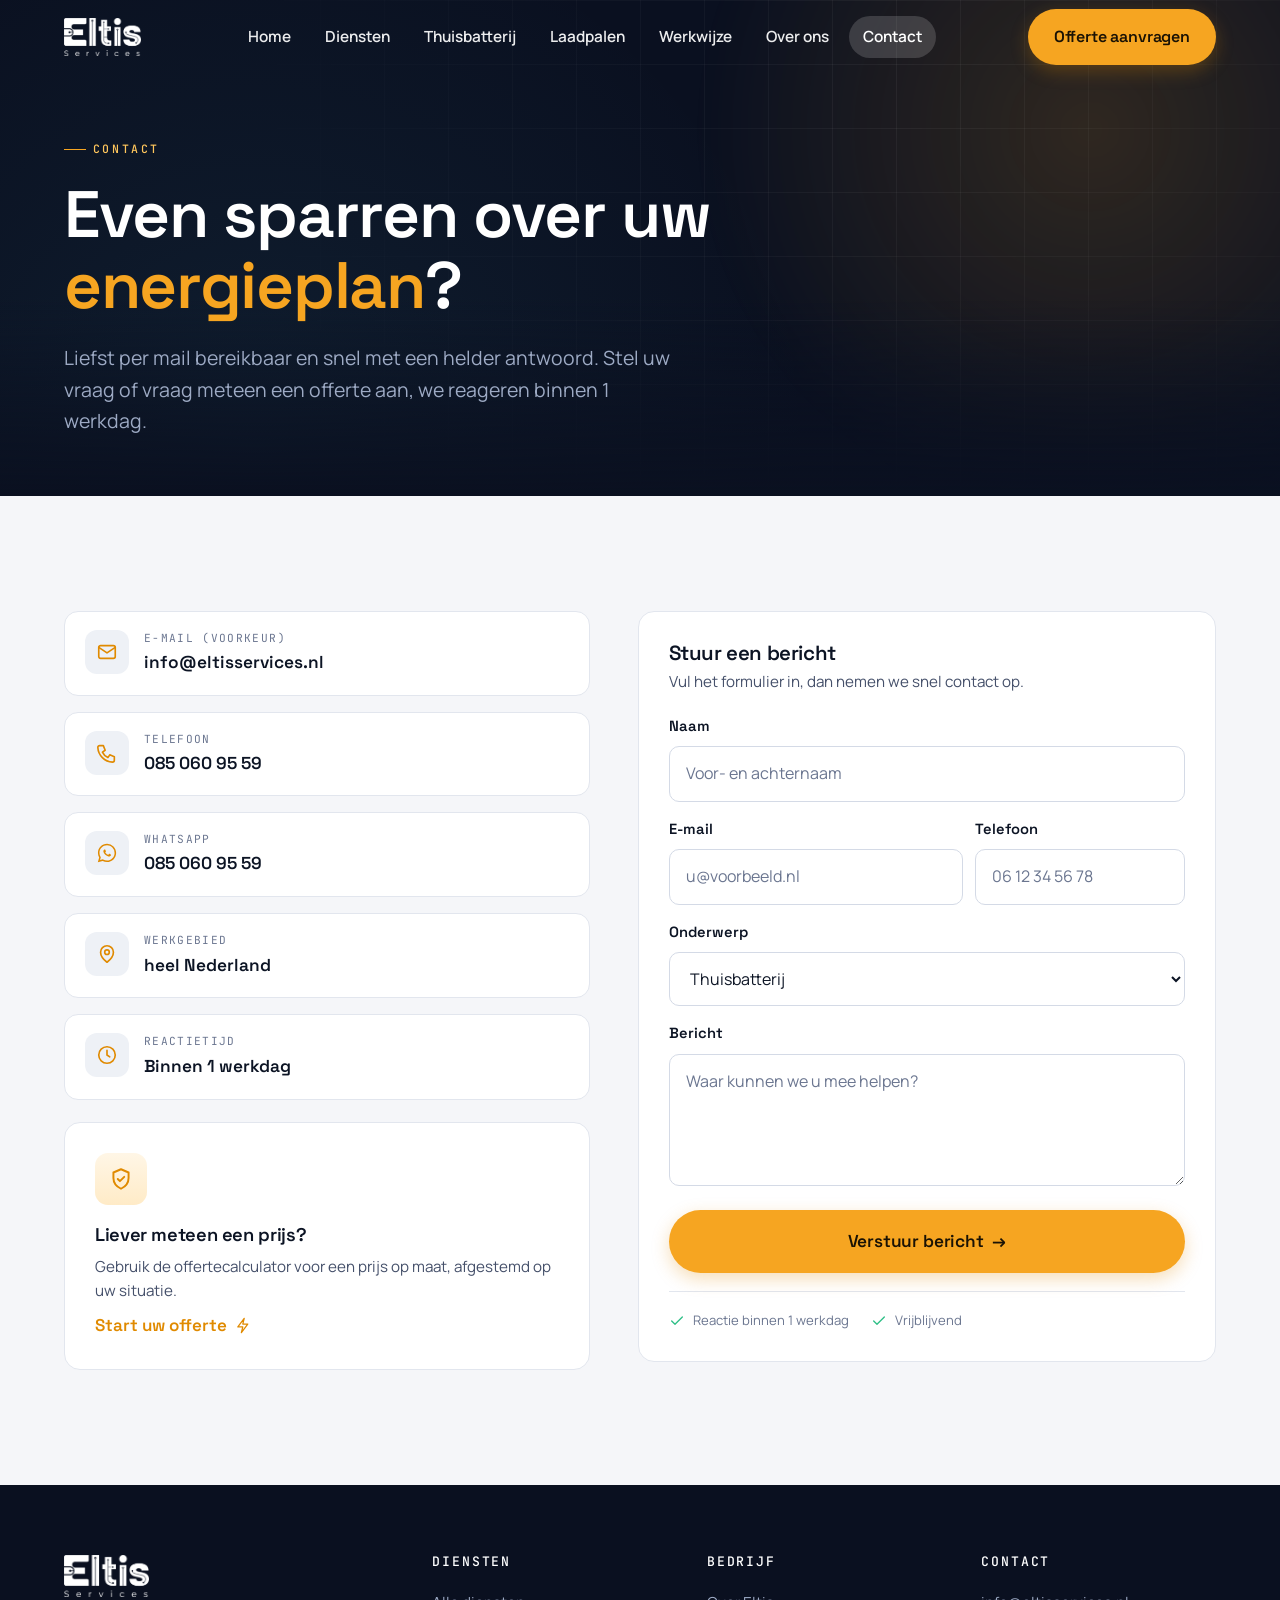
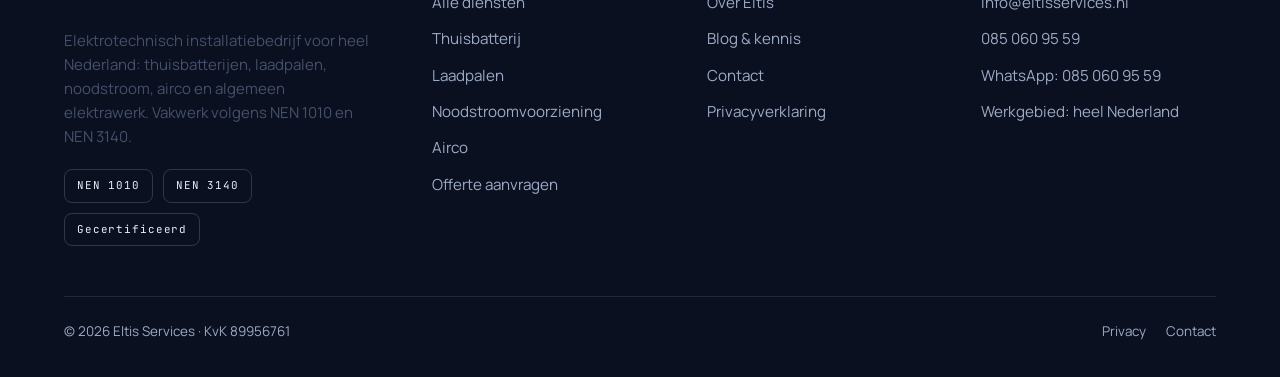
<file: contact.html>
<!DOCTYPE html>
<html lang="nl">
<head>
<meta charset="utf-8">
<meta name="viewport" content="width=device-width, initial-scale=1">
<title>Contact | Eltis Services</title>
<meta name="description" content="Neem contact op met Eltis Services voor thuisbatterijen en laadpalen in heel Nederland. Mail ons of vraag direct een offerte aan. Reactie binnen 1 werkdag.">
<link rel="canonical" href="https://eltisservices.nl/contact.html">
<meta name="robots" content="index, follow">
<meta name="theme-color" content="#0A1020">
<meta property="og:type" content="website">
<meta property="og:title" content="Contact | Eltis Services">
<meta property="og:description" content="Neem contact op met Eltis Services voor thuisbatterijen en laadpalen in heel Nederland. Mail ons of vraag direct een offerte aan. Reactie binnen 1 werkdag.">
<meta property="og:url" content="https://eltisservices.nl/contact.html">
<meta property="og:site_name" content="Eltis Services">
<meta property="og:locale" content="nl_NL">
<meta name="twitter:card" content="summary_large_image">
<link rel="icon" type="image/png" sizes="32x32" href="assets/favicon-32.png">
<link rel="icon" type="image/png" sizes="16x16" href="assets/favicon-16.png">
<link rel="icon" href="assets/favicon.ico" sizes="any">
<link rel="apple-touch-icon" sizes="180x180" href="assets/apple-touch-icon.png">
<link rel="preconnect" href="https://fonts.googleapis.com">
<link rel="preconnect" href="https://fonts.gstatic.com" crossorigin>
<link href="https://fonts.googleapis.com/css2?family=Space+Grotesk:wght@400;500;600;700&family=Manrope:wght@400;500;600;700;800&family=JetBrains+Mono:wght@400;500&display=swap" rel="stylesheet">
<link rel="stylesheet" href="css/style.css">
<script type="application/ld+json">
{"@context":"https://schema.org","@type":"Electrician","name":"Eltis Services","image":"https://eltisservices.nl/assets/logo-mark.svg","url":"https://eltisservices.nl","email":"info@eltisservices.nl","telephone":"+31850609559","priceRange":"€€","areaServed":"Nederland","address":{"@type":"PostalAddress","addressCountry":"NL"},"description":"NEN 1010 en NEN 3140 gecertificeerd elektrotechnisch installatiebedrijf in heel Nederland: thuisbatterijen, laadpalen, noodstroomvoorzieningen, airco en algemeen elektrawerk.","knowsAbout":["thuisbatterij installatie","laadpaal installatie","noodstroomvoorziening","airco installatie","elektrotechniek","groepenkast","NEN 1010","NEN 3140"]}
</script>
<script type="application/ld+json">{"@context":"https://schema.org","@type":"BreadcrumbList","itemListElement":[{"@type":"ListItem","position":1,"name":"Home","item":"https://eltisservices.nl/index.html"},{"@type":"ListItem","position":2,"name":"Contact","item":"https://eltisservices.nl/contact.html"}]}</script>

</head>
<body>
<header class="site-header">
  <div class="wrap nav">
    <a class="brand on-hero" href="index.html"><img class="brand-logo" src="assets/logo.png" alt="Eltis Services" width="720" height="354"></a>
    <nav class="nav-links on-hero" aria-label="Hoofdmenu"><a href="index.html">Home</a><a href="diensten.html">Diensten</a><a href="thuisbatterij.html">Thuisbatterij</a><a href="laadpalen.html">Laadpalen</a><a href="werkwijze.html">Werkwijze</a><a href="over-ons.html">Over ons</a><a href="contact.html">Contact</a></nav>
    <div class="nav-cta">
      <a class="btn" href="offerte.html">Offerte aanvragen</a>
      <button class="nav-toggle on-hero" aria-label="Menu" aria-expanded="false"><span></span></button>
    </div>
  </div>
</header>
<nav class="mobile-menu" aria-label="Mobiel menu"><a href="index.html">Home</a><a href="diensten.html">Diensten</a><a href="thuisbatterij.html">Thuisbatterij</a><a href="laadpalen.html">Laadpalen</a><a href="werkwijze.html">Werkwijze</a><a href="over-ons.html">Over ons</a><a href="contact.html">Contact</a><a class="btn" href="offerte.html">Offerte aanvragen</a></nav>
<main id="main">
  <section class="hero" style="padding-bottom:60px">
    <div class="hero-bg"><div class="hero-grid-lines"></div></div>
    <div class="wrap" style="position:relative;z-index:2">
      <div class="reveal" style="max-width:680px">
        <span class="eyebrow" style="color:var(--amber-soft)">Contact</span>
        <h1>Even sparren over uw <span style="color:var(--amber)">energieplan</span>?</h1>
        <p class="hero-lead" style="max-width:52ch">Liefst per mail bereikbaar en snel met een helder antwoord. Stel uw vraag of vraag meteen een offerte aan, we reageren binnen 1 werkdag.</p>
      </div>
    </div>
  </section>

  <section class="section"><div class="wrap">
    <div class="contact-grid">
      <div class="contact-info reveal">
        <div class="contact-line"><div class="ic"><svg viewBox="0 0 24 24" fill="none" stroke="currentColor" stroke-width="1.8" stroke-linecap="round" stroke-linejoin="round"><rect x="3" y="5" width="18" height="14" rx="2"/><path d="m3 7 9 6 9-6"/></svg></div><div><div class="k">E-mail (voorkeur)</div><a class="v" href="mailto:info@eltisservices.nl">info@eltisservices.nl</a></div></div>
        <div class="contact-line"><div class="ic"><svg viewBox="0 0 24 24" fill="none" stroke="currentColor" stroke-width="1.8" stroke-linecap="round" stroke-linejoin="round"><path d="M4 4h4l2 5-3 2a12 12 0 0 0 6 6l2-3 5 2v4a2 2 0 0 1-2 2A17 17 0 0 1 2 6a2 2 0 0 1 2-2z"/></svg></div><div><div class="k">Telefoon</div><a class="v" href="tel:+31850609559">085 060 95 59</a></div></div>
        <div class="contact-line"><div class="ic"><svg viewBox="0 0 24 24" fill="currentColor"><path d="M12.04 2C6.58 2 2.13 6.45 2.13 11.91c0 1.75.46 3.45 1.32 4.95L2 22l5.25-1.38a9.9 9.9 0 0 0 4.79 1.22h.01c5.46 0 9.91-4.45 9.91-9.91 0-2.65-1.03-5.14-2.9-7.01A9.82 9.82 0 0 0 12.04 2zm0 1.67c2.2 0 4.27.86 5.82 2.42a8.2 8.2 0 0 1 2.42 5.82c0 4.54-3.7 8.24-8.25 8.24a8.2 8.2 0 0 1-4.19-1.15l-.3-.18-3.11.82.83-3.04-.2-.31a8.19 8.19 0 0 1-1.26-4.38c0-4.54 3.7-8.24 8.24-8.24zm-2.72 4.4c-.14 0-.36.05-.55.26-.19.2-.72.7-.72 1.72s.74 2 .84 2.13c.1.14 1.44 2.2 3.5 3.09.49.21.87.34 1.17.43.49.16.94.14 1.29.08.39-.06 1.21-.49 1.38-.97.17-.48.17-.89.12-.97-.05-.09-.19-.14-.4-.24-.21-.11-1.21-.6-1.4-.66-.19-.07-.32-.1-.46.1-.14.21-.53.66-.65.8-.12.14-.24.15-.44.05-.21-.11-.88-.32-1.67-1.03-.62-.55-1.03-1.23-1.15-1.44-.12-.2-.01-.31.09-.42.09-.09.21-.24.31-.36.1-.12.14-.21.21-.35.07-.14.03-.26-.02-.36-.05-.1-.45-1.12-.63-1.53-.16-.4-.33-.35-.46-.35z"/></svg></div><div><div class="k">WhatsApp</div><a class="v" href="https://wa.me/31850609559">085 060 95 59</a></div></div>
        <div class="contact-line"><div class="ic"><svg viewBox="0 0 24 24" fill="none" stroke="currentColor" stroke-width="1.8" stroke-linecap="round" stroke-linejoin="round"><path d="M12 21s7-5.5 7-11a7 7 0 1 0-14 0c0 5.5 7 11 7 11z"/><circle cx="12" cy="10" r="2.5"/></svg></div><div><div class="k">Werkgebied</div><div class="v">heel Nederland</div></div></div>
        <div class="contact-line"><div class="ic"><svg viewBox="0 0 24 24" fill="none" stroke="currentColor" stroke-width="1.8" stroke-linecap="round" stroke-linejoin="round"><circle cx="12" cy="12" r="9"/><path d="M12 7v5l3 2"/></svg></div><div><div class="k">Reactietijd</div><div class="v">Binnen 1 werkdag</div></div></div>
        <div class="card" style="margin-top:6px"><div class="ic"><svg viewBox="0 0 24 24" fill="none" stroke="currentColor" stroke-width="1.8" stroke-linecap="round" stroke-linejoin="round"><path d="M12 3l7 3v5c0 4.5-3 8-7 10-4-2-7-5.5-7-10V6z"/><path d="M9 12l2 2 4-4"/></svg></div><h3 style="font-size:1.15rem">Liever meteen een prijs?</h3><p style="font-size:.95rem">Gebruik de offertecalculator voor een prijs op maat, afgestemd op uw situatie.</p><a class="link-arrow" href="offerte.html" style="margin-top:8px">Start uw offerte <svg viewBox="0 0 24 24" fill="none" stroke="currentColor" stroke-width="1.8" stroke-linecap="round" stroke-linejoin="round"><path d="M13 2 4 14h7l-2 8 9-12h-7z"/></svg></a></div>
      </div>

      <div class="reveal d1">
        <div class="card">
          <div id="contact-thanks" class="calc-done" style="display:none">
            <div class="check"><svg viewBox="0 0 24 24" fill="none" stroke="currentColor" stroke-width="2" stroke-linecap="round" stroke-linejoin="round"><path d="M20 6 9 17l-5-5"/></svg></div>
            <h3>Bedankt voor uw bericht!</h3>
            <p class="sub" style="margin-bottom:0">We hebben uw bericht ontvangen en nemen binnen 1 werkdag contact met u op. Nog een vraag? Mail ons gerust op <a class="link-arrow" style="display:inline-flex" href="mailto:info@eltisservices.nl">info@eltisservices.nl</a>.</p>
          </div>
          <div id="contact-form-wrap">
            <h3 style="margin-bottom:6px">Stuur een bericht</h3>
            <p style="font-size:.95rem;margin-bottom:20px">Vul het formulier in, dan nemen we snel contact op.</p>
            <form id="contact-form" action="https://formspree.io/f/mwvgbbyy" method="POST">
              <div class="field"><label for="cn">Naam</label><input class="input" id="cn" name="naam" placeholder="Voor- en achternaam" required></div>
              <div class="row-2">
                <div class="field"><label for="ce">E-mail</label><input class="input" id="ce" type="email" name="email" placeholder="u@voorbeeld.nl" required></div>
                <div class="field"><label for="cp">Telefoon</label><input class="input" id="cp" type="tel" name="telefoon" placeholder="06 12 34 56 78"></div>
              </div>
              <div class="field"><label for="cs">Onderwerp</label>
                <select class="select" id="cs" name="onderwerp"><option>Thuisbatterij</option><option>Laadpaal</option><option>Iets anders</option></select></div>
              <div class="field"><label for="cm">Bericht</label><textarea class="input" id="cm" name="bericht" rows="4" placeholder="Waar kunnen we u mee helpen?" required></textarea></div>
              <div id="contact-error" style="display:none;color:#B4232A;font-size:.9rem;margin-bottom:12px"></div>
              <button class="btn btn-full btn-lg" type="submit">Verstuur bericht <span class="arrow">&rarr;</span></button>
              <div class="calc-reassure"><span class="r"><svg viewBox="0 0 24 24" fill="none" stroke="currentColor" stroke-width="2" stroke-linecap="round" stroke-linejoin="round"><path d="M20 6 9 17l-5-5"/></svg> Reactie binnen 1 werkdag</span><span class="r"><svg viewBox="0 0 24 24" fill="none" stroke="currentColor" stroke-width="2" stroke-linecap="round" stroke-linejoin="round"><path d="M20 6 9 17l-5-5"/></svg> Vrijblijvend</span></div>
            </form>
          </div>
        </div>
      </div>
    </div>
  </div></section>
</main>
<footer class="site-footer">
  <div class="wrap">
    <div class="footer-top">
      <div class="footer-brand">
        <a class="brand" href="index.html"><img class="brand-logo" src="assets/logo.png" alt="Eltis Services" width="720" height="354"></a>
        <p>Elektrotechnisch installatiebedrijf voor heel Nederland: thuisbatterijen, laadpalen, noodstroom, airco en algemeen elektrawerk. Vakwerk volgens NEN 1010 en NEN 3140.</p>
        <div class="footer-badges">
          <span class="badge">NEN 1010</span><span class="badge">NEN 3140</span><span class="badge">Gecertificeerd</span>
        </div>
      </div>
      <div class="footer-col">
        <h4>Diensten</h4>
        <a href="diensten.html">Alle diensten</a>
        <a href="thuisbatterij.html">Thuisbatterij</a>
        <a href="laadpalen.html">Laadpalen</a>
        <a href="diensten.html#noodstroom">Noodstroomvoorziening</a>
        <a href="diensten.html#airco">Airco</a>
        <a href="offerte.html">Offerte aanvragen</a>
      </div>
      <div class="footer-col">
        <h4>Bedrijf</h4>
        <a href="over-ons.html">Over Eltis</a>
        <a href="blog.html">Blog &amp; kennis</a>
        <a href="contact.html">Contact</a>
        <a href="privacy.html">Privacyverklaring</a>
      </div>
      <div class="footer-col">
        <h4>Contact</h4>
        <a href="mailto:info@eltisservices.nl">info@eltisservices.nl</a>
        <a href="tel:+31850609559">085 060 95 59</a>
        <a href="https://wa.me/31850609559">WhatsApp: 085 060 95 59</a>
        <a href="contact.html">Werkgebied: heel Nederland</a>
      </div>
    </div>
    <div class="footer-bottom">
      <span>&copy; 2026 Eltis Services · KvK 89956761</span>
      <span class="fl"><a href="privacy.html">Privacy</a><a href="contact.html">Contact</a></span>
    </div>
  </div>
</footer>
<script src="js/main.js" defer></script>
</body>
</html>
</file>
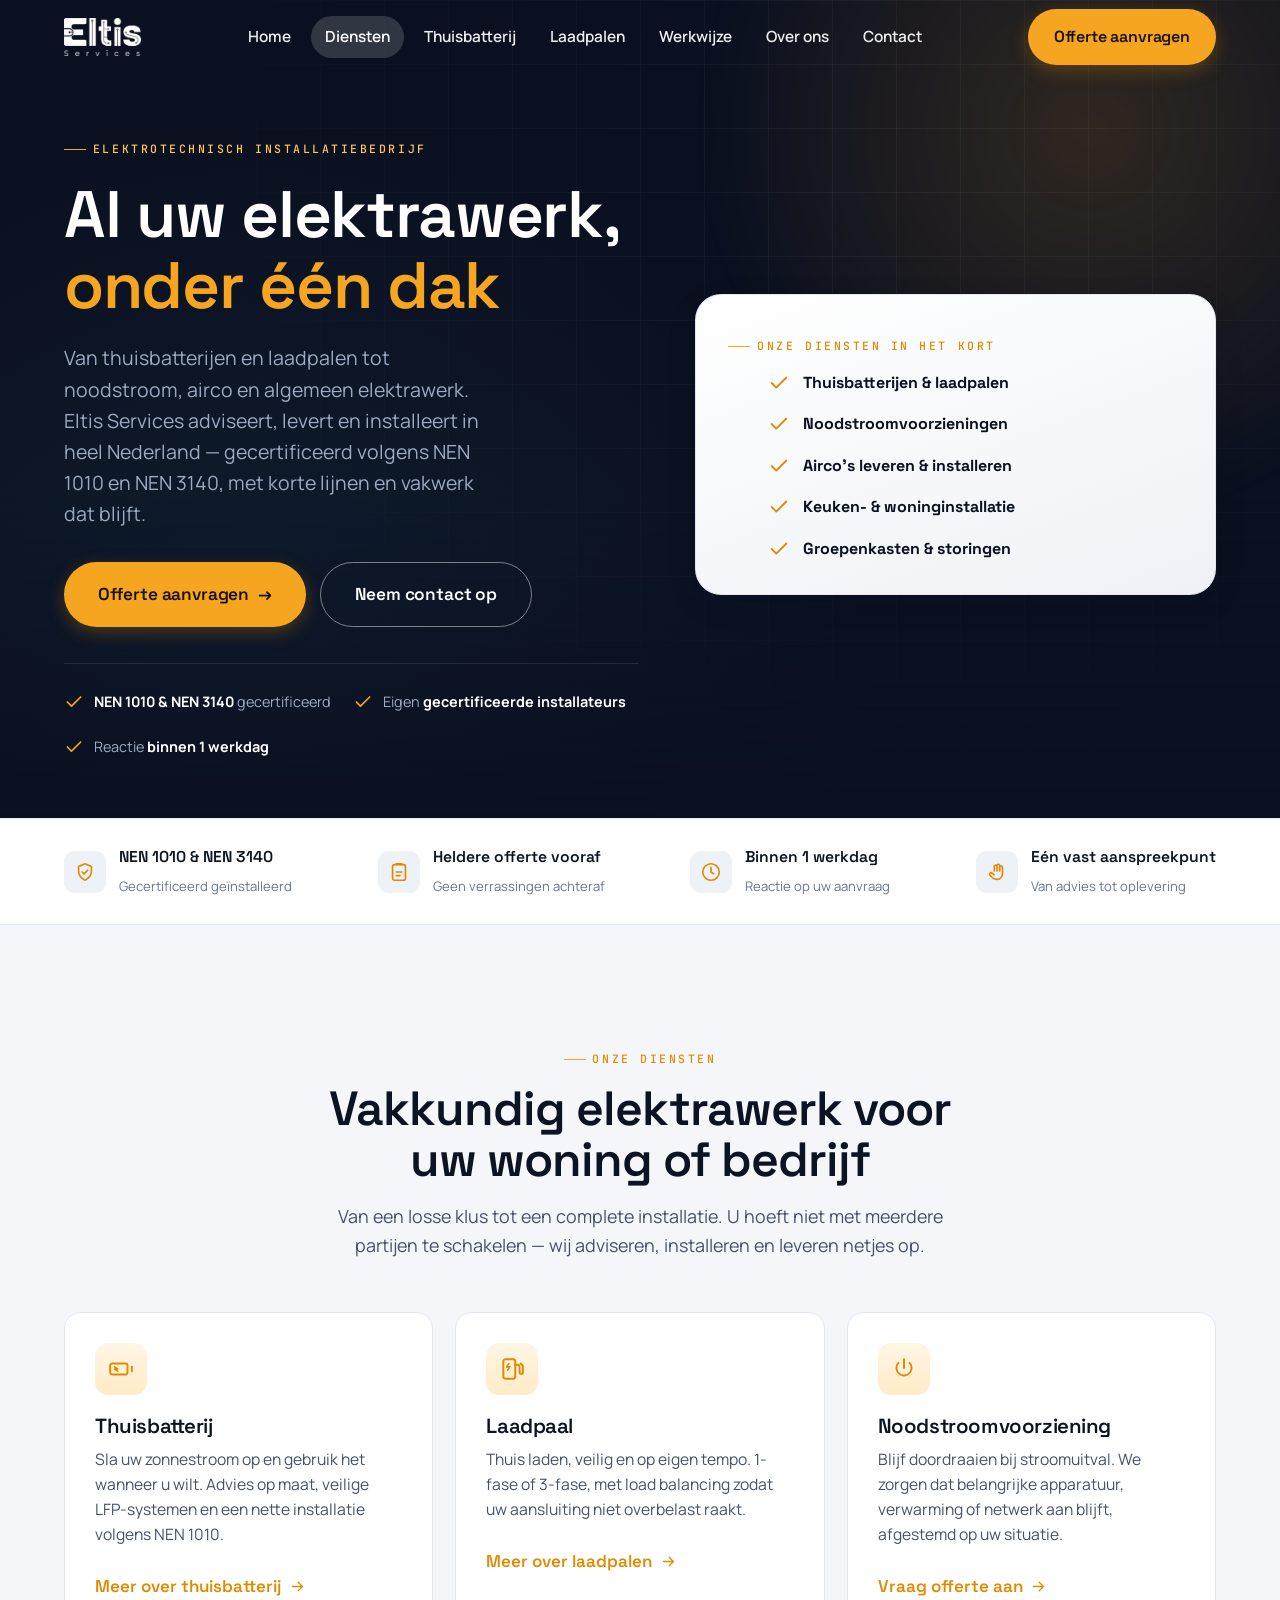
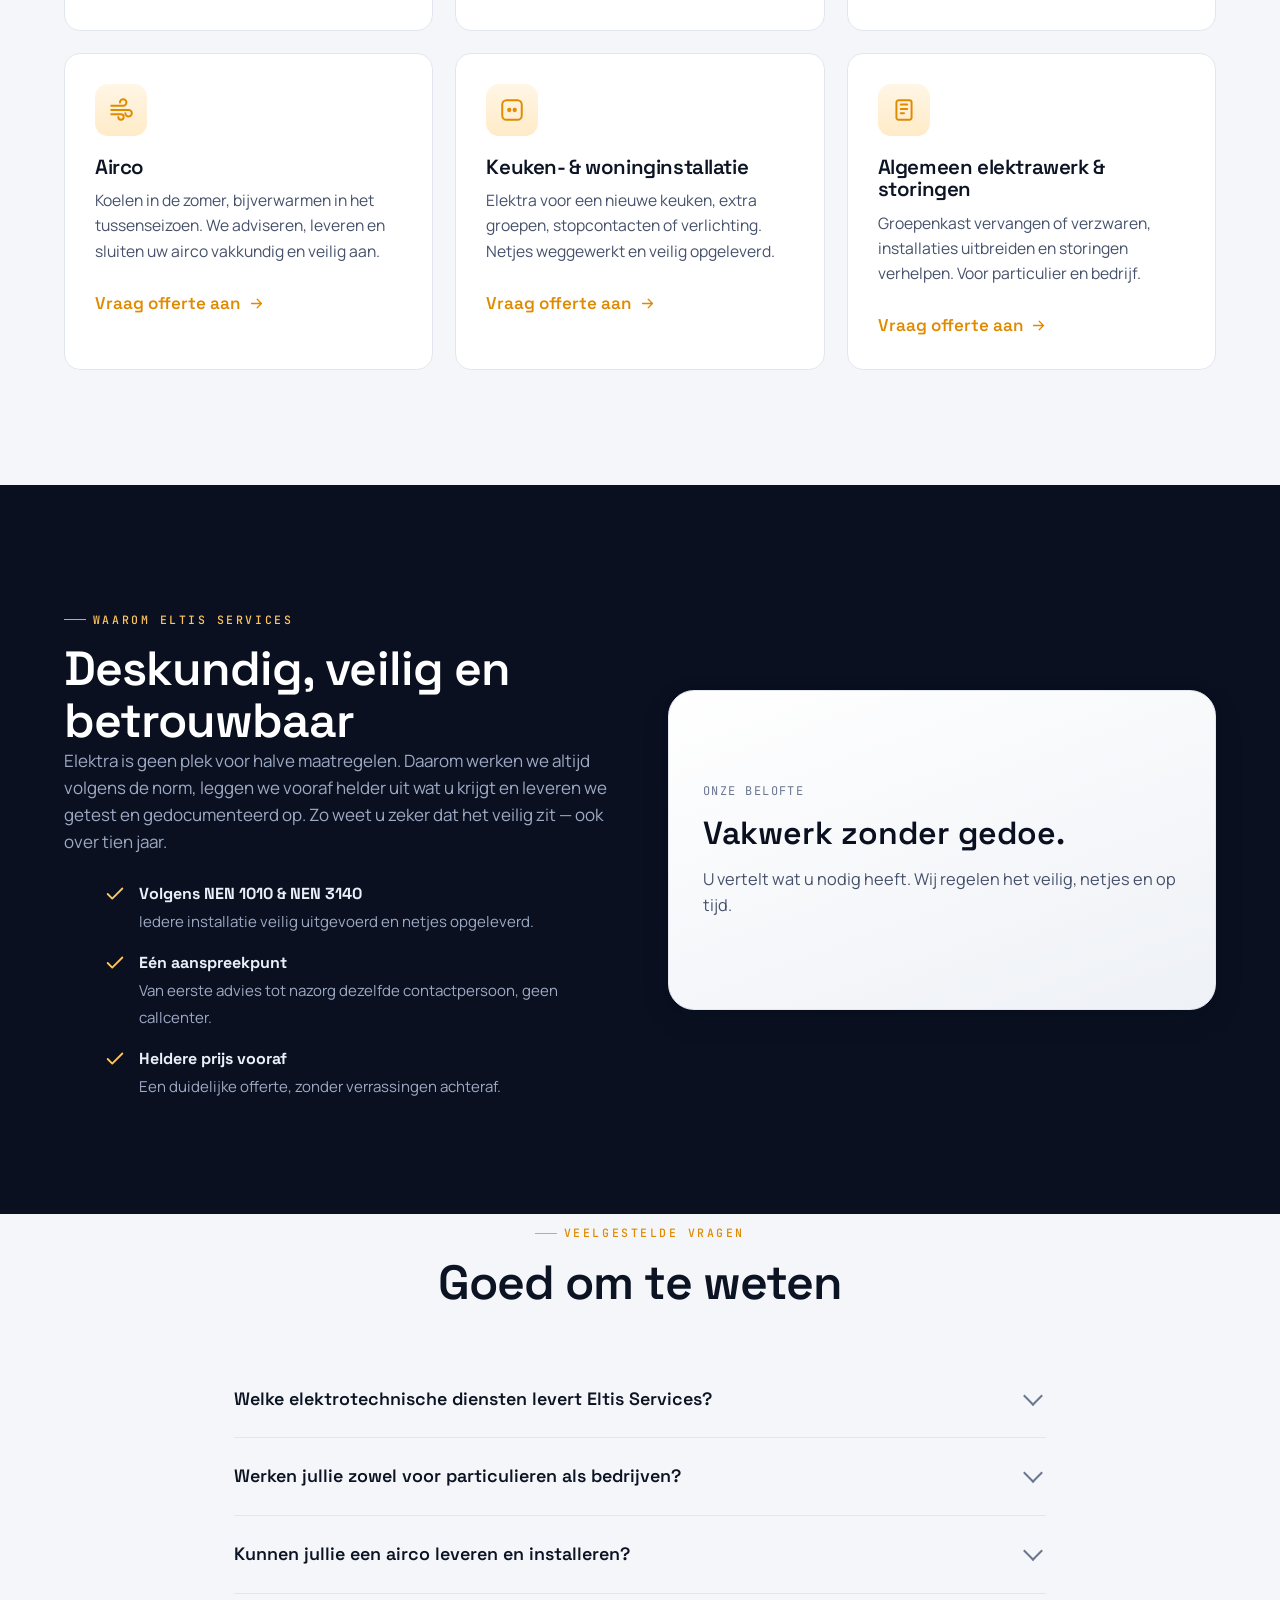
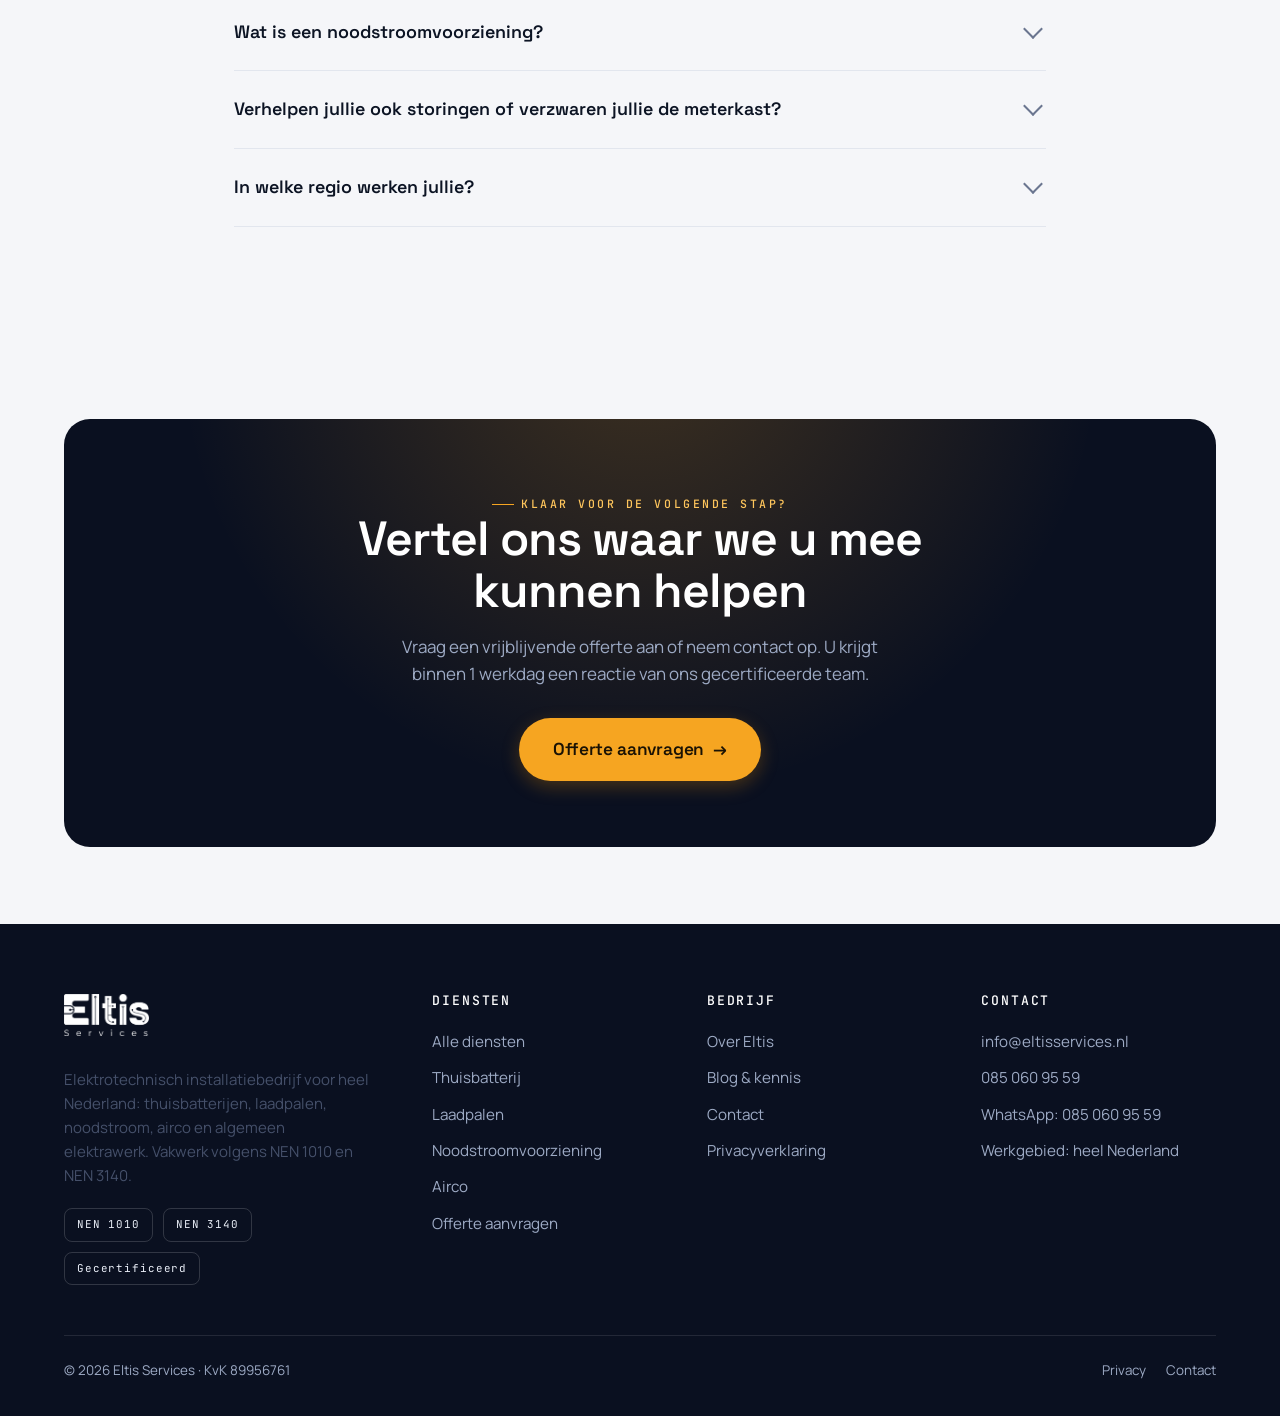
<file: diensten.html>
<!DOCTYPE html>
<html lang="nl">
<head>
<meta charset="utf-8">
<meta name="viewport" content="width=device-width, initial-scale=1">
<title>Elektrotechniek, thuisbatterijen &amp; laadpalen | Eltis Services</title>
<meta name="description" content="Eltis Services is uw elektrotechnisch installatiebedrijf in heel Nederland. Thuisbatterijen, laadpalen, noodstroomvoorzieningen, airco en algemeen elektrawerk &mdash; gecertificeerd volgens NEN 1010 en NEN 3140. Vraag een vrijblijvende offerte aan.">
<link rel="canonical" href="https://eltisservices.nl/diensten.html">
<meta name="robots" content="index, follow">
<meta name="theme-color" content="#0A1020">
<meta property="og:type" content="website">
<meta property="og:title" content="Elektrotechniek, thuisbatterijen &amp; laadpalen | Eltis Services">
<meta property="og:description" content="Eltis Services is uw elektrotechnisch installatiebedrijf in heel Nederland. Thuisbatterijen, laadpalen, noodstroomvoorzieningen, airco en algemeen elektrawerk &mdash; gecertificeerd volgens NEN 1010 en NEN 3140. Vraag een vrijblijvende offerte aan.">
<meta property="og:url" content="https://eltisservices.nl/diensten.html">
<meta property="og:site_name" content="Eltis Services">
<meta property="og:locale" content="nl_NL">
<meta name="twitter:card" content="summary_large_image">
<link rel="icon" type="image/png" sizes="32x32" href="assets/favicon-32.png">
<link rel="icon" type="image/png" sizes="16x16" href="assets/favicon-16.png">
<link rel="icon" href="assets/favicon.ico" sizes="any">
<link rel="apple-touch-icon" sizes="180x180" href="assets/apple-touch-icon.png">
<link rel="preconnect" href="https://fonts.googleapis.com">
<link rel="preconnect" href="https://fonts.gstatic.com" crossorigin>
<link href="https://fonts.googleapis.com/css2?family=Space+Grotesk:wght@400;500;600;700&family=Manrope:wght@400;500;600;700;800&family=JetBrains+Mono:wght@400;500&display=swap" rel="stylesheet">
<link rel="stylesheet" href="css/style.css">
<script type="application/ld+json">
{"@context":"https://schema.org","@type":"Electrician","name":"Eltis Services","image":"https://eltisservices.nl/assets/logo-mark.svg","url":"https://eltisservices.nl","email":"info@eltisservices.nl","telephone":"+31850609559","priceRange":"€€","areaServed":"Nederland","address":{"@type":"PostalAddress","addressCountry":"NL"},"description":"NEN 1010 en NEN 3140 gecertificeerd elektrotechnisch installatiebedrijf in heel Nederland: thuisbatterijen, laadpalen, noodstroomvoorzieningen, airco en algemeen elektrawerk.","knowsAbout":["thuisbatterij installatie","laadpaal installatie","noodstroomvoorziening","airco installatie","elektrotechniek","groepenkast","NEN 1010","NEN 3140"]}
</script>
<script type="application/ld+json">{"@context":"https://schema.org","@type":"BreadcrumbList","itemListElement":[{"@type":"ListItem","position":1,"name":"Home","item":"https://eltisservices.nl/index.html"},{"@type":"ListItem","position":2,"name":"Diensten","item":"https://eltisservices.nl/diensten.html"}]}</script>
<script type="application/ld+json">{"@context":"https://schema.org","@type":"FAQPage","mainEntity":[{"@type":"Question","name":"Welke elektrotechnische diensten levert Eltis Services?","acceptedAnswer":{"@type":"Answer","text":"Wij verzorgen thuisbatterijen, laadpalen, noodstroomvoorzieningen, airco&apos;s en algemeen elektrawerk zoals groepenkasten, verlichting, keuken- en woninginstallaties en het verhelpen van storingen. Alles volgens NEN 1010 en NEN 3140."}},{"@type":"Question","name":"Werken jullie zowel voor particulieren als bedrijven?","acceptedAnswer":{"@type":"Answer","text":"Ja. We werken voor particulieren en voor bedrijven, van een enkele klus tot een complete installatie. U krijgt altijd een vast aanspreekpunt en een heldere offerte vooraf."}},{"@type":"Question","name":"Kunnen jullie een airco leveren en installeren?","acceptedAnswer":{"@type":"Answer","text":"Ja. We adviseren over het juiste type en vermogen, leveren de airco en verzorgen de complete, veilige elektrische aansluiting en montage."}},{"@type":"Question","name":"Wat is een noodstroomvoorziening?","acceptedAnswer":{"@type":"Answer","text":"Een noodstroomvoorziening zorgt dat belangrijke apparatuur blijft werken bij stroomuitval. In combinatie met een thuisbatterij of een los systeem houdt u zo bijvoorbeeld uw cv, koeling of netwerk draaiende. We stemmen de oplossing af op uw situatie."}},{"@type":"Question","name":"Verhelpen jullie ook storingen of verzwaren jullie de meterkast?","acceptedAnswer":{"@type":"Answer","text":"Ja. We lossen elektrische storingen op, vervangen of verzwaren groepenkasten en breiden uw installatie veilig uit, bijvoorbeeld voor een keuken, warmtepomp of laadpaal."}},{"@type":"Question","name":"In welke regio werken jullie?","acceptedAnswer":{"@type":"Answer","text":"We werken in heel Nederland. Neem contact op of vraag een offerte aan, dan plannen we een afspraak die u uitkomt."}}]}</script>
<script type="application/ld+json">{"@context":"https://schema.org","@type":"Service","serviceType":"Elektrotechnische installatie","provider":{"@type":"Electrician","name":"Eltis Services"},"areaServed":"heel Nederland","description":"Thuisbatterijen, laadpalen, noodstroom, airco en algemeen elektrawerk, gecertificeerd volgens NEN 1010 en NEN 3140."}</script>

</head>
<body>
<header class="site-header">
  <div class="wrap nav">
    <a class="brand on-hero" href="index.html"><img class="brand-logo" src="assets/logo.png" alt="Eltis Services" width="720" height="354"></a>
    <nav class="nav-links on-hero" aria-label="Hoofdmenu"><a href="index.html">Home</a><a href="diensten.html">Diensten</a><a href="thuisbatterij.html">Thuisbatterij</a><a href="laadpalen.html">Laadpalen</a><a href="werkwijze.html">Werkwijze</a><a href="over-ons.html">Over ons</a><a href="contact.html">Contact</a></nav>
    <div class="nav-cta">
      <a class="btn" href="offerte.html">Offerte aanvragen</a>
      <button class="nav-toggle on-hero" aria-label="Menu" aria-expanded="false"><span></span></button>
    </div>
  </div>
</header>
<nav class="mobile-menu" aria-label="Mobiel menu"><a href="index.html">Home</a><a href="diensten.html">Diensten</a><a href="thuisbatterij.html">Thuisbatterij</a><a href="laadpalen.html">Laadpalen</a><a href="werkwijze.html">Werkwijze</a><a href="over-ons.html">Over ons</a><a href="contact.html">Contact</a><a class="btn" href="offerte.html">Offerte aanvragen</a></nav>
<main id="main">
  <section class="hero" style="padding-bottom:60px">
    <div class="hero-bg"><div class="hero-grid-lines"></div></div>
    <div class="wrap hero-inner">
      <div class="reveal">
        <span class="eyebrow" style="color:var(--amber-soft)">Elektrotechnisch installatiebedrijf</span>
        <h1>Al uw elektrawerk, <span class="hl">onder &eacute;&eacute;n dak</span></h1>
        <p class="hero-lead">Van thuisbatterijen en laadpalen tot noodstroom, airco en algemeen elektrawerk. Eltis Services adviseert, levert en installeert in heel Nederland &mdash; gecertificeerd volgens NEN 1010 en NEN 3140, met korte lijnen en vakwerk dat blijft.</p>
        <div class="hero-cta">
          <a class="btn btn-lg" href="offerte.html">Offerte aanvragen <span class="arrow">&rarr;</span></a>
          <a class="btn btn-ghost btn-lg" href="contact.html">Neem contact op</a>
        </div>
        <div class="hero-trust">
          <div class="t"><svg viewBox="0 0 24 24" fill="none" stroke="currentColor" stroke-width="2" stroke-linecap="round" stroke-linejoin="round"><path d="M20 6 9 17l-5-5"/></svg><span><strong>NEN 1010 &amp; NEN 3140</strong> gecertificeerd</span></div>
          <div class="t"><svg viewBox="0 0 24 24" fill="none" stroke="currentColor" stroke-width="2" stroke-linecap="round" stroke-linejoin="round"><path d="M20 6 9 17l-5-5"/></svg><span>Eigen <strong>gecertificeerde installateurs</strong></span></div>
          <div class="t"><svg viewBox="0 0 24 24" fill="none" stroke="currentColor" stroke-width="2" stroke-linecap="round" stroke-linejoin="round"><path d="M20 6 9 17l-5-5"/></svg><span>Reactie <strong>binnen 1 werkdag</strong></span></div>
        </div>
      </div>
      <div class="reveal d1"><div class="media-panel light" style="padding:32px">
        <span class="eyebrow">Onze diensten in het kort</span>
        <ul class="feature-list mt-s">
          <li><svg viewBox="0 0 24 24" fill="none" stroke="currentColor" stroke-width="2" stroke-linecap="round" stroke-linejoin="round"><path d="M20 6 9 17l-5-5"/></svg><div><b>Thuisbatterijen &amp; laadpalen</b></div></li>
          <li><svg viewBox="0 0 24 24" fill="none" stroke="currentColor" stroke-width="2" stroke-linecap="round" stroke-linejoin="round"><path d="M20 6 9 17l-5-5"/></svg><div><b>Noodstroomvoorzieningen</b></div></li>
          <li><svg viewBox="0 0 24 24" fill="none" stroke="currentColor" stroke-width="2" stroke-linecap="round" stroke-linejoin="round"><path d="M20 6 9 17l-5-5"/></svg><div><b>Airco&apos;s leveren &amp; installeren</b></div></li>
          <li><svg viewBox="0 0 24 24" fill="none" stroke="currentColor" stroke-width="2" stroke-linecap="round" stroke-linejoin="round"><path d="M20 6 9 17l-5-5"/></svg><div><b>Keuken- &amp; woninginstallatie</b></div></li>
          <li><svg viewBox="0 0 24 24" fill="none" stroke="currentColor" stroke-width="2" stroke-linecap="round" stroke-linejoin="round"><path d="M20 6 9 17l-5-5"/></svg><div><b>Groepenkasten &amp; storingen</b></div></li>
        </ul>
      </div></div>
    </div>
  </section>

  <section class="trust-strip"><div class="wrap"><div class="trust-item"><div class="ic"><svg viewBox="0 0 24 24" fill="none" stroke="currentColor" stroke-width="1.8" stroke-linecap="round" stroke-linejoin="round"><path d="M12 3l7 3v5c0 4.5-3 8-7 10-4-2-7-5.5-7-10V6z"/><path d="M9 12l2 2 4-4"/></svg></div><div class="tx"><b>NEN 1010 &amp; NEN 3140</b><span>Gecertificeerd geïnstalleerd</span></div></div><div class="trust-item"><div class="ic"><svg viewBox="0 0 24 24" fill="none" stroke="currentColor" stroke-width="1.8" stroke-linecap="round" stroke-linejoin="round"><rect x="5" y="4" width="14" height="17" rx="2"/><path d="M9 4V3h6v1"/><path d="M9 12h6M9 16h4"/></svg></div><div class="tx"><b>Heldere offerte vooraf</b><span>Geen verrassingen achteraf</span></div></div><div class="trust-item"><div class="ic"><svg viewBox="0 0 24 24" fill="none" stroke="currentColor" stroke-width="1.8" stroke-linecap="round" stroke-linejoin="round"><circle cx="12" cy="12" r="9"/><path d="M12 7v5l3 2"/></svg></div><div class="tx"><b>Binnen 1 werkdag</b><span>Reactie op uw aanvraag</span></div></div><div class="trust-item"><div class="ic"><svg viewBox="0 0 24 24" fill="none" stroke="currentColor" stroke-width="1.8" stroke-linecap="round" stroke-linejoin="round"><path d="M9 11V6a1.5 1.5 0 0 1 3 0v5M12 11V5a1.5 1.5 0 0 1 3 0v6M15 11V7a1.5 1.5 0 0 1 3 0v7a6 6 0 0 1-6 6h-1a6 6 0 0 1-5-2.7L4 15a1.6 1.6 0 0 1 2.6-1.8L9 15"/></svg></div><div class="tx"><b>Eén vast aanspreekpunt</b><span>Van advies tot oplevering</span></div></div></div></section>

  <section class="section"><div class="wrap">
    <div class="section-head center reveal">
      <span class="eyebrow">Onze diensten</span>
      <h2>Vakkundig elektrawerk voor uw woning of bedrijf</h2>
      <p>Van een losse klus tot een complete installatie. U hoeft niet met meerdere partijen te schakelen &mdash; wij adviseren, installeren en leveren netjes op.</p>
    </div>
    <div class="grid g-3 mt-l">
      <div class="card reveal" id="thuisbatterij"><div class="ic"><svg viewBox="0 0 24 24" fill="none" stroke="currentColor" stroke-width="1.8" stroke-linecap="round" stroke-linejoin="round"><rect x="2" y="7" width="16" height="10" rx="2"/><path d="M22 10v4"/><path d="M6 10l3 2-3 0 3 2" stroke-width="1.5"/></svg></div><h3>Thuisbatterij</h3><p>Sla uw zonnestroom op en gebruik het wanneer u wilt. Advies op maat, veilige LFP-systemen en een nette installatie volgens NEN 1010.</p><a class="link-arrow mt-m" style="display:inline-flex" href="thuisbatterij.html">Meer over thuisbatterij <svg viewBox="0 0 24 24" fill="none" stroke="currentColor" stroke-width="1.8" stroke-linecap="round" stroke-linejoin="round"><path d="M5 12h14M13 6l6 6-6 6"/></svg></a></div><div class="card reveal d1" id="laadpaal"><div class="ic"><svg viewBox="0 0 24 24" fill="none" stroke="currentColor" stroke-width="1.8" stroke-linecap="round" stroke-linejoin="round"><rect x="4" y="3" width="11" height="18" rx="2"/><path d="M15 8h2a2 2 0 0 1 2 2v5a1.5 1.5 0 0 0 3 0V9l-2-2"/><path d="M9 7l-2 3h3l-2 3" stroke-width="1.5"/></svg></div><h3>Laadpaal</h3><p>Thuis laden, veilig en op eigen tempo. 1-fase of 3-fase, met load balancing zodat uw aansluiting niet overbelast raakt.</p><a class="link-arrow mt-m" style="display:inline-flex" href="laadpalen.html">Meer over laadpalen <svg viewBox="0 0 24 24" fill="none" stroke="currentColor" stroke-width="1.8" stroke-linecap="round" stroke-linejoin="round"><path d="M5 12h14M13 6l6 6-6 6"/></svg></a></div><div class="card reveal d2" id="noodstroom"><div class="ic"><svg viewBox="0 0 24 24" fill="none" stroke="currentColor" stroke-width="1.8" stroke-linecap="round" stroke-linejoin="round"><path d="M12 3v8"/><path d="M6.8 6.3a7 7 0 1 0 10.4 0"/></svg></div><h3>Noodstroomvoorziening</h3><p>Blijf doordraaien bij stroomuitval. We zorgen dat belangrijke apparatuur, verwarming of netwerk aan blijft, afgestemd op uw situatie.</p><a class="link-arrow mt-m" style="display:inline-flex" href="offerte.html">Vraag offerte aan <svg viewBox="0 0 24 24" fill="none" stroke="currentColor" stroke-width="1.8" stroke-linecap="round" stroke-linejoin="round"><path d="M5 12h14M13 6l6 6-6 6"/></svg></a></div><div class="card reveal" id="airco"><div class="ic"><svg viewBox="0 0 24 24" fill="none" stroke="currentColor" stroke-width="1.8" stroke-linecap="round" stroke-linejoin="round"><path d="M3 8h11a3 3 0 1 0-3-3"/><path d="M3 12h16a3 3 0 1 1-3 3"/><path d="M3 16h9a2.5 2.5 0 1 1-2.5 2.5"/></svg></div><h3>Airco</h3><p>Koelen in de zomer, bijverwarmen in het tussenseizoen. We adviseren, leveren en sluiten uw airco vakkundig en veilig aan.</p><a class="link-arrow mt-m" style="display:inline-flex" href="offerte.html">Vraag offerte aan <svg viewBox="0 0 24 24" fill="none" stroke="currentColor" stroke-width="1.8" stroke-linecap="round" stroke-linejoin="round"><path d="M5 12h14M13 6l6 6-6 6"/></svg></a></div><div class="card reveal d1" id="woning"><div class="ic"><svg viewBox="0 0 24 24" fill="none" stroke="currentColor" stroke-width="1.8" stroke-linecap="round" stroke-linejoin="round"><rect x="3" y="3" width="18" height="18" rx="4"/><circle cx="9.5" cy="12" r="1.1"/><circle cx="14.5" cy="12" r="1.1"/></svg></div><h3>Keuken- &amp; woninginstallatie</h3><p>Elektra voor een nieuwe keuken, extra groepen, stopcontacten of verlichting. Netjes weggewerkt en veilig opgeleverd.</p><a class="link-arrow mt-m" style="display:inline-flex" href="offerte.html">Vraag offerte aan <svg viewBox="0 0 24 24" fill="none" stroke="currentColor" stroke-width="1.8" stroke-linecap="round" stroke-linejoin="round"><path d="M5 12h14M13 6l6 6-6 6"/></svg></a></div><div class="card reveal d2" id="algemeen"><div class="ic"><svg viewBox="0 0 24 24" fill="none" stroke="currentColor" stroke-width="1.8" stroke-linecap="round" stroke-linejoin="round"><rect x="5" y="3" width="14" height="18" rx="2"/><path d="M9 7h6M9 11h6M9 15h3"/></svg></div><h3>Algemeen elektrawerk &amp; storingen</h3><p>Groepenkast vervangen of verzwaren, installaties uitbreiden en storingen verhelpen. Voor particulier en bedrijf.</p><a class="link-arrow mt-m" style="display:inline-flex" href="offerte.html">Vraag offerte aan <svg viewBox="0 0 24 24" fill="none" stroke="currentColor" stroke-width="1.8" stroke-linecap="round" stroke-linejoin="round"><path d="M5 12h14M13 6l6 6-6 6"/></svg></a></div>
    </div>
  </div></section>

  <section class="section on-dark"><div class="wrap">
    <div class="split">
      <div class="reveal">
        <span class="eyebrow">Waarom Eltis Services</span>
        <h2 class="mt-s">Deskundig, veilig en betrouwbaar</h2>
        <p>Elektra is geen plek voor halve maatregelen. Daarom werken we altijd volgens de norm, leggen we vooraf helder uit wat u krijgt en leveren we getest en gedocumenteerd op. Zo weet u zeker dat het veilig zit &mdash; ook over tien jaar.</p>
        <ul class="feature-list mt-m">
          <li><svg viewBox="0 0 24 24" fill="none" stroke="currentColor" stroke-width="2" stroke-linecap="round" stroke-linejoin="round"><path d="M20 6 9 17l-5-5"/></svg><div><b>Volgens NEN 1010 &amp; NEN 3140</b><span>Iedere installatie veilig uitgevoerd en netjes opgeleverd.</span></div></li>
          <li><svg viewBox="0 0 24 24" fill="none" stroke="currentColor" stroke-width="2" stroke-linecap="round" stroke-linejoin="round"><path d="M20 6 9 17l-5-5"/></svg><div><b>Eén aanspreekpunt</b><span>Van eerste advies tot nazorg dezelfde contactpersoon, geen callcenter.</span></div></li>
          <li><svg viewBox="0 0 24 24" fill="none" stroke="currentColor" stroke-width="2" stroke-linecap="round" stroke-linejoin="round"><path d="M20 6 9 17l-5-5"/></svg><div><b>Heldere prijs vooraf</b><span>Een duidelijke offerte, zonder verrassingen achteraf.</span></div></li>
        </ul>
      </div>
      <div class="reveal d1"><div class="media-panel light" style="min-height:320px;display:flex;flex-direction:column;justify-content:center;gap:14px">
        <span style="font-family:var(--f-mono);font-size:.75rem;letter-spacing:.12em;text-transform:uppercase;color:var(--text-3)">Onze belofte</span>
        <div style="font-family:var(--f-display);font-weight:600;font-size:2rem;line-height:1.15;color:var(--ink)">Vakwerk zonder gedoe.</div>
        <p style="color:var(--text-2);font-size:1.02rem;margin:0;line-height:1.6">U vertelt wat u nodig heeft. Wij regelen het veilig, netjes en op tijd.</p>
      </div></div>
    </div>
  </div></section>

  <section class="section" style="padding-top:0"><div class="wrap narrow">
    <div class="section-head center reveal"><span class="eyebrow">Veelgestelde vragen</span><h2 class="mt-s">Goed om te weten</h2></div>
    <div class="reveal d1"><div class="faq"><details><summary>Welke elektrotechnische diensten levert Eltis Services?</summary><div class="ans">Wij verzorgen thuisbatterijen, laadpalen, noodstroomvoorzieningen, airco&apos;s en algemeen elektrawerk zoals groepenkasten, verlichting, keuken- en woninginstallaties en het verhelpen van storingen. Alles volgens NEN 1010 en NEN 3140.</div></details><details><summary>Werken jullie zowel voor particulieren als bedrijven?</summary><div class="ans">Ja. We werken voor particulieren en voor bedrijven, van een enkele klus tot een complete installatie. U krijgt altijd een vast aanspreekpunt en een heldere offerte vooraf.</div></details><details><summary>Kunnen jullie een airco leveren en installeren?</summary><div class="ans">Ja. We adviseren over het juiste type en vermogen, leveren de airco en verzorgen de complete, veilige elektrische aansluiting en montage.</div></details><details><summary>Wat is een noodstroomvoorziening?</summary><div class="ans">Een noodstroomvoorziening zorgt dat belangrijke apparatuur blijft werken bij stroomuitval. In combinatie met een thuisbatterij of een los systeem houdt u zo bijvoorbeeld uw cv, koeling of netwerk draaiende. We stemmen de oplossing af op uw situatie.</div></details><details><summary>Verhelpen jullie ook storingen of verzwaren jullie de meterkast?</summary><div class="ans">Ja. We lossen elektrische storingen op, vervangen of verzwaren groepenkasten en breiden uw installatie veilig uit, bijvoorbeeld voor een keuken, warmtepomp of laadpaal.</div></details><details><summary>In welke regio werken jullie?</summary><div class="ans">We werken in heel Nederland. Neem contact op of vraag een offerte aan, dan plannen we een afspraak die u uitkomt.</div></details></div></div>
  </div></section>

  <section class="section-sm"><div class="wrap"><div class="cta-band reveal">
      <span class="eyebrow" style="color:var(--amber-soft)">Klaar voor de volgende stap?</span>
      <h2>Vertel ons waar we u mee kunnen helpen</h2>
      <p>Vraag een vrijblijvende offerte aan of neem contact op. U krijgt binnen 1 werkdag een reactie van ons gecertificeerde team.</p>
      <a class="btn btn-lg" href="offerte.html">Offerte aanvragen <span class="arrow">&rarr;</span></a>
    </div></div></section>
</main>
<footer class="site-footer">
  <div class="wrap">
    <div class="footer-top">
      <div class="footer-brand">
        <a class="brand" href="index.html"><img class="brand-logo" src="assets/logo.png" alt="Eltis Services" width="720" height="354"></a>
        <p>Elektrotechnisch installatiebedrijf voor heel Nederland: thuisbatterijen, laadpalen, noodstroom, airco en algemeen elektrawerk. Vakwerk volgens NEN 1010 en NEN 3140.</p>
        <div class="footer-badges">
          <span class="badge">NEN 1010</span><span class="badge">NEN 3140</span><span class="badge">Gecertificeerd</span>
        </div>
      </div>
      <div class="footer-col">
        <h4>Diensten</h4>
        <a href="diensten.html">Alle diensten</a>
        <a href="thuisbatterij.html">Thuisbatterij</a>
        <a href="laadpalen.html">Laadpalen</a>
        <a href="diensten.html#noodstroom">Noodstroomvoorziening</a>
        <a href="diensten.html#airco">Airco</a>
        <a href="offerte.html">Offerte aanvragen</a>
      </div>
      <div class="footer-col">
        <h4>Bedrijf</h4>
        <a href="over-ons.html">Over Eltis</a>
        <a href="blog.html">Blog &amp; kennis</a>
        <a href="contact.html">Contact</a>
        <a href="privacy.html">Privacyverklaring</a>
      </div>
      <div class="footer-col">
        <h4>Contact</h4>
        <a href="mailto:info@eltisservices.nl">info@eltisservices.nl</a>
        <a href="tel:+31850609559">085 060 95 59</a>
        <a href="https://wa.me/31850609559">WhatsApp: 085 060 95 59</a>
        <a href="contact.html">Werkgebied: heel Nederland</a>
      </div>
    </div>
    <div class="footer-bottom">
      <span>&copy; 2026 Eltis Services · KvK 89956761</span>
      <span class="fl"><a href="privacy.html">Privacy</a><a href="contact.html">Contact</a></span>
    </div>
  </div>
</footer>
<script src="js/main.js" defer></script>
</body>
</html>
</file>
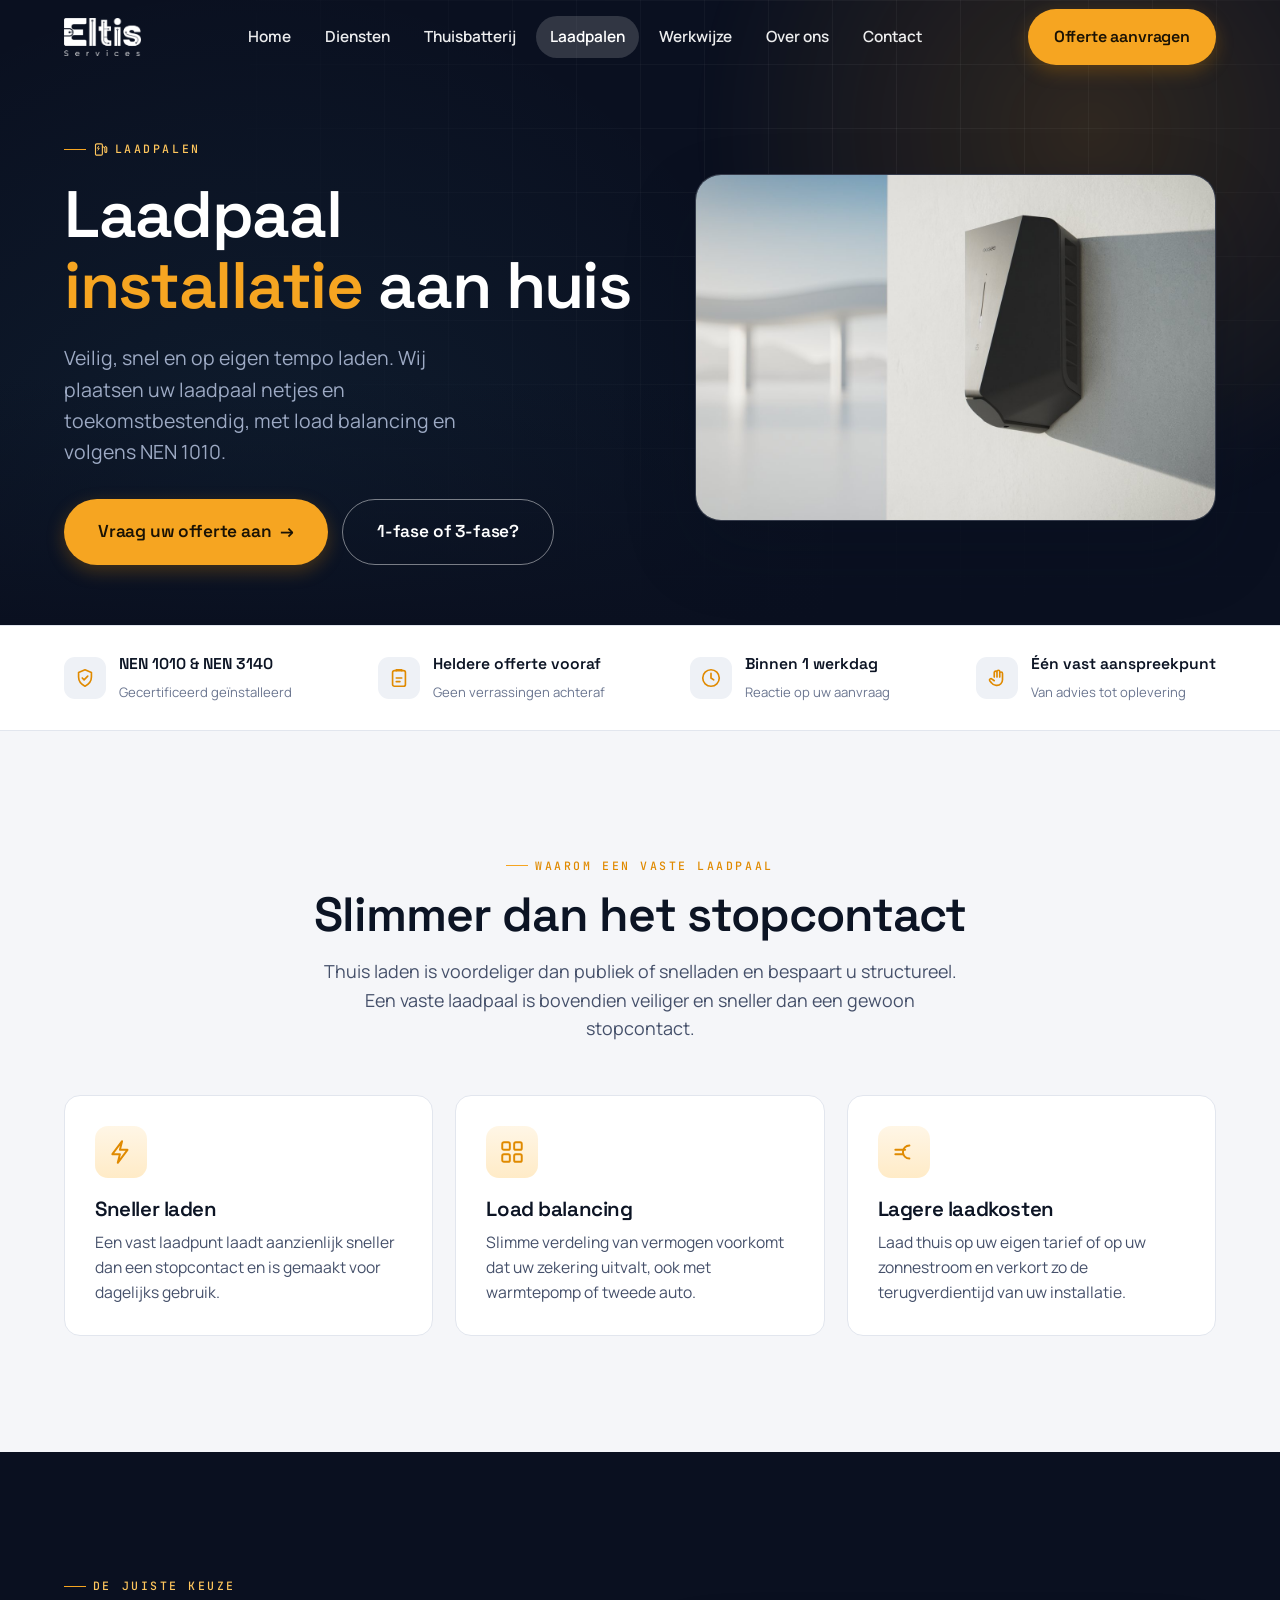
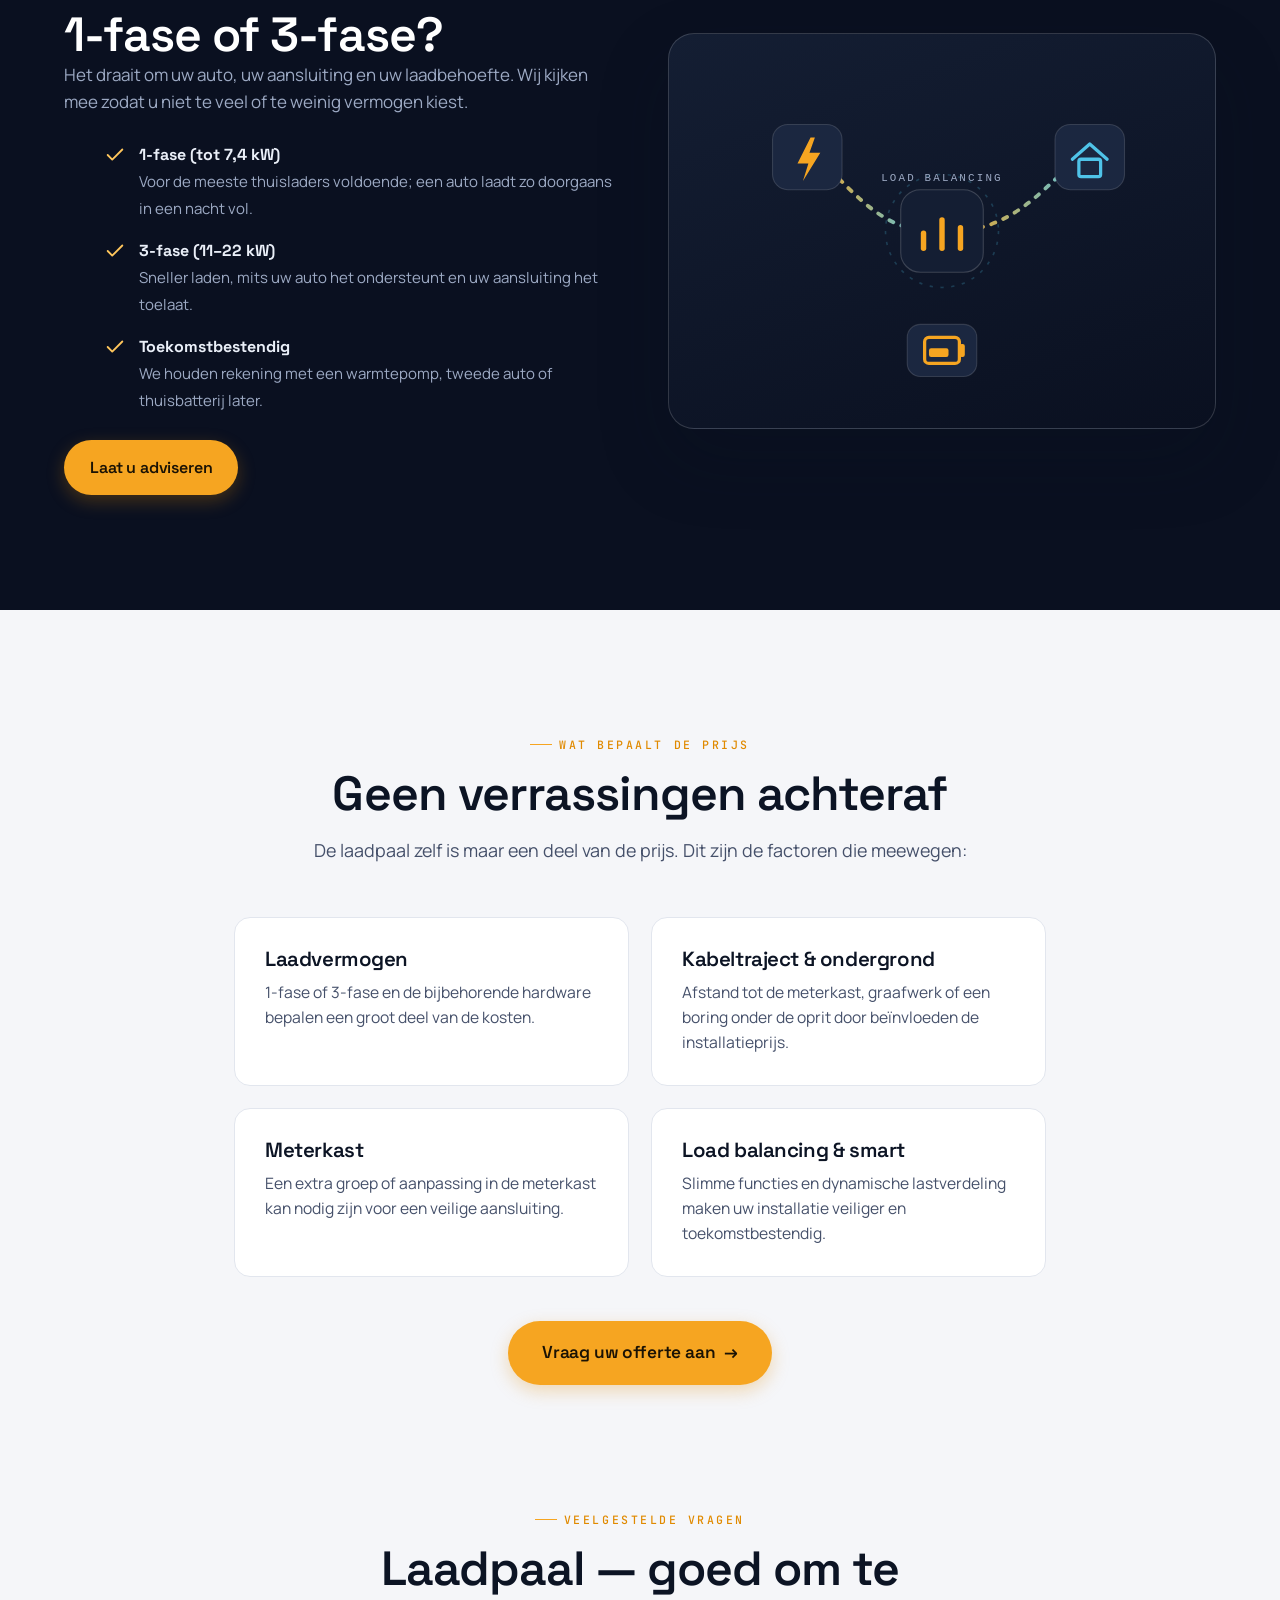
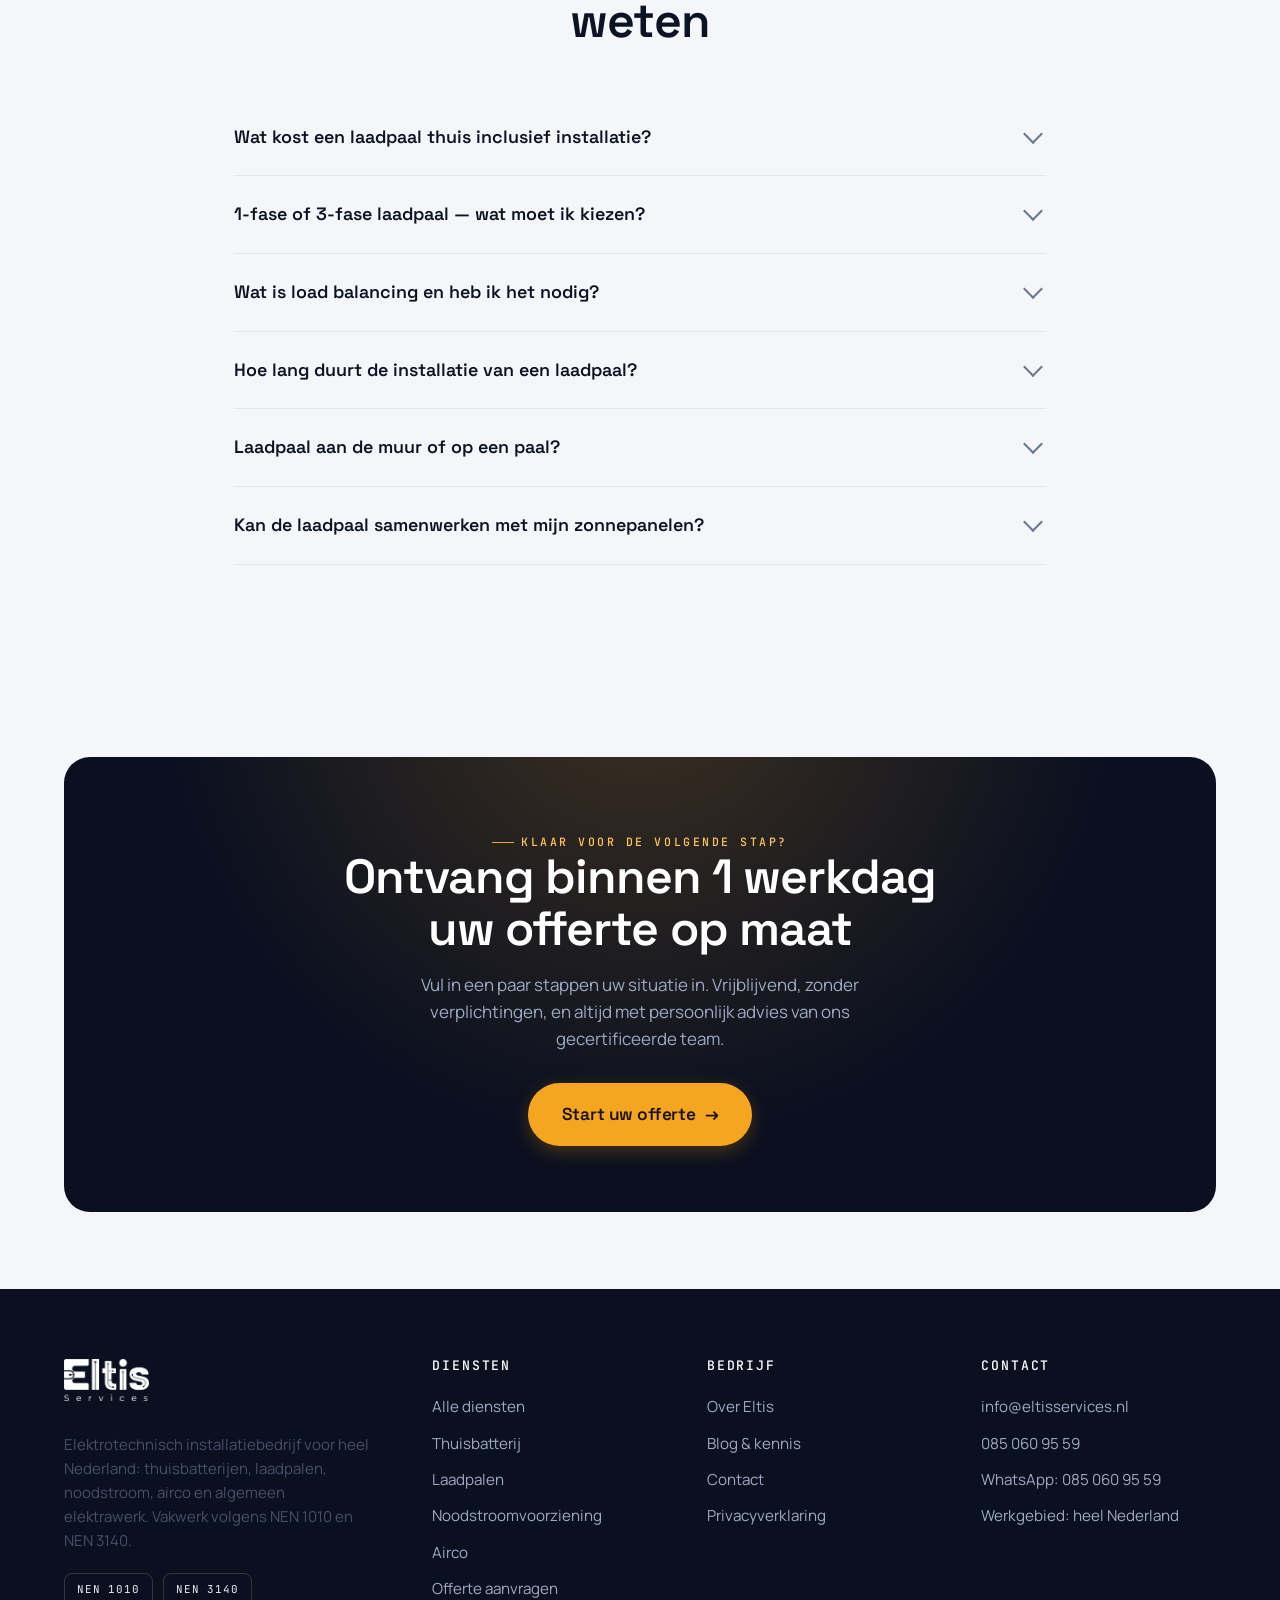
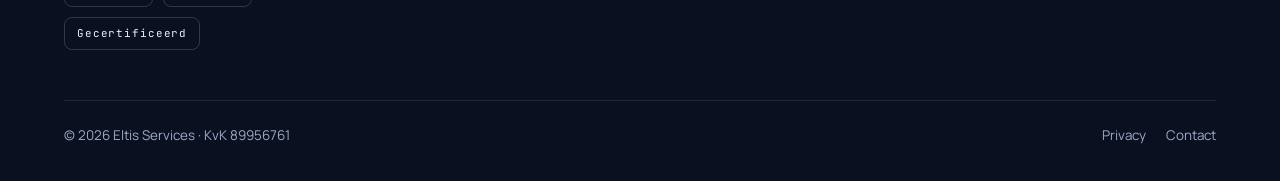
<file: laadpalen.html>
<!DOCTYPE html>
<html lang="nl">
<head>
<meta charset="utf-8">
<meta name="viewport" content="width=device-width, initial-scale=1">
<title>Laadpaal thuis laten installeren | Eltis Services</title>
<meta name="description" content="Laadpaal installatie aan huis in heel Nederland. Eltis Services plaatst uw laadpaal met load balancing, 1-fase of 3-fase, volgens NEN 1010. Vraag een offerte aan.">
<link rel="canonical" href="https://eltisservices.nl/laadpalen.html">
<meta name="robots" content="index, follow">
<meta name="theme-color" content="#0A1020">
<meta property="og:type" content="website">
<meta property="og:title" content="Laadpaal thuis laten installeren | Eltis Services">
<meta property="og:description" content="Laadpaal installatie aan huis in heel Nederland. Eltis Services plaatst uw laadpaal met load balancing, 1-fase of 3-fase, volgens NEN 1010. Vraag een offerte aan.">
<meta property="og:url" content="https://eltisservices.nl/laadpalen.html">
<meta property="og:site_name" content="Eltis Services">
<meta property="og:locale" content="nl_NL">
<meta name="twitter:card" content="summary_large_image">
<link rel="icon" type="image/png" sizes="32x32" href="assets/favicon-32.png">
<link rel="icon" type="image/png" sizes="16x16" href="assets/favicon-16.png">
<link rel="icon" href="assets/favicon.ico" sizes="any">
<link rel="apple-touch-icon" sizes="180x180" href="assets/apple-touch-icon.png">
<link rel="preconnect" href="https://fonts.googleapis.com">
<link rel="preconnect" href="https://fonts.gstatic.com" crossorigin>
<link href="https://fonts.googleapis.com/css2?family=Space+Grotesk:wght@400;500;600;700&family=Manrope:wght@400;500;600;700;800&family=JetBrains+Mono:wght@400;500&display=swap" rel="stylesheet">
<link rel="stylesheet" href="css/style.css">
<script type="application/ld+json">
{"@context":"https://schema.org","@type":"Electrician","name":"Eltis Services","image":"https://eltisservices.nl/assets/logo-mark.svg","url":"https://eltisservices.nl","email":"info@eltisservices.nl","telephone":"+31850609559","priceRange":"€€","areaServed":"Nederland","address":{"@type":"PostalAddress","addressCountry":"NL"},"description":"NEN 1010 en NEN 3140 gecertificeerd elektrotechnisch installatiebedrijf in heel Nederland: thuisbatterijen, laadpalen, noodstroomvoorzieningen, airco en algemeen elektrawerk.","knowsAbout":["thuisbatterij installatie","laadpaal installatie","noodstroomvoorziening","airco installatie","elektrotechniek","groepenkast","NEN 1010","NEN 3140"]}
</script>
<script type="application/ld+json">{"@context":"https://schema.org","@type":"BreadcrumbList","itemListElement":[{"@type":"ListItem","position":1,"name":"Home","item":"https://eltisservices.nl/index.html"},{"@type":"ListItem","position":2,"name":"Laadpalen","item":"https://eltisservices.nl/laadpalen.html"}]}</script>
<script type="application/ld+json">{"@context":"https://schema.org","@type":"FAQPage","mainEntity":[{"@type":"Question","name":"Wat kost een laadpaal thuis inclusief installatie?","acceptedAnswer":{"@type":"Answer","text":"In 2026 ligt de totaalprijs meestal tussen circa 1.000 en 3.500 euro, afhankelijk van het laadvermogen (1-fase of 3-fase), de kabellengte, eventueel graafwerk en load balancing. Een korte, eenvoudige installatie zit aan de onderkant van die bandbreedte."}},{"@type":"Question","name":"1-fase of 3-fase laadpaal — wat moet ik kiezen?","acceptedAnswer":{"@type":"Answer","text":"Een 1-fase laadpaal (tot 7,4 kW) is voor veel thuisladers voldoende. Wilt u sneller laden en ondersteunt uw auto het, dan is 3-fase (11 of 22 kW) interessant. We kijken naar uw auto, uw aansluiting en uw laadbehoefte en adviseren wat past."}},{"@type":"Question","name":"Wat is load balancing en heb ik het nodig?","acceptedAnswer":{"@type":"Answer","text":"Load balancing verdeelt het beschikbare vermogen slim over uw huis en de laadpaal, zodat uw hoofdzekering niet uitvalt als er veel tegelijk aanstaat. Bij een 1-fase aansluiting of meerdere zware verbruikers (warmtepomp, inductie) is het sterk aan te raden en toekomstbestendig."}},{"@type":"Question","name":"Hoe lang duurt de installatie van een laadpaal?","acceptedAnswer":{"@type":"Answer","text":"Een standaardinstallatie ronden we meestal in enkele uren af. Extra graafwerk, een lang kabeltraject of een aanpassing in de meterkast kunnen de tijd verlengen. U krijgt vooraf een duidelijke planning."}},{"@type":"Question","name":"Laadpaal aan de muur of op een paal?","acceptedAnswer":{"@type":"Answer","text":"Technisch werken ze hetzelfde; het verschil zit in de montage. Aan de muur hangt de laadpaal aan de gevel; op een paal staat hij vrij op uw oprit. We adviseren op basis van uw situatie en gewenste uitstraling."}},{"@type":"Question","name":"Kan de laadpaal samenwerken met mijn zonnepanelen?","acceptedAnswer":{"@type":"Answer","text":"Ja. Een slimme laadpaal kan laden op momenten dat uw panelen opwekken, zodat u zoveel mogelijk op eigen zonnestroom laadt. Dat verlaagt uw effectieve laadprijs."}}]}</script>
<script type="application/ld+json">{"@context":"https://schema.org","@type":"Service","serviceType":"Laadpaal installatie","provider":{"@type":"Electrician","name":"Eltis Services"},"areaServed":"heel Nederland","description":"Laadpaal thuis laten installeren met load balancing, volgens NEN 1010."}</script>

</head>
<body>
<header class="site-header">
  <div class="wrap nav">
    <a class="brand on-hero" href="index.html"><img class="brand-logo" src="assets/logo.png" alt="Eltis Services" width="720" height="354"></a>
    <nav class="nav-links on-hero" aria-label="Hoofdmenu"><a href="index.html">Home</a><a href="diensten.html">Diensten</a><a href="thuisbatterij.html">Thuisbatterij</a><a href="laadpalen.html">Laadpalen</a><a href="werkwijze.html">Werkwijze</a><a href="over-ons.html">Over ons</a><a href="contact.html">Contact</a></nav>
    <div class="nav-cta">
      <a class="btn" href="offerte.html">Offerte aanvragen</a>
      <button class="nav-toggle on-hero" aria-label="Menu" aria-expanded="false"><span></span></button>
    </div>
  </div>
</header>
<nav class="mobile-menu" aria-label="Mobiel menu"><a href="index.html">Home</a><a href="diensten.html">Diensten</a><a href="thuisbatterij.html">Thuisbatterij</a><a href="laadpalen.html">Laadpalen</a><a href="werkwijze.html">Werkwijze</a><a href="over-ons.html">Over ons</a><a href="contact.html">Contact</a><a class="btn" href="offerte.html">Offerte aanvragen</a></nav>
<main id="main">
  <section class="hero" style="padding-bottom:60px">
    <div class="hero-bg"><div class="hero-grid-lines"></div></div>
    <div class="wrap hero-inner">
      <div class="reveal">
        <span class="eyebrow" style="color:var(--amber-soft)"><svg viewBox="0 0 24 24" fill="none" stroke="currentColor" stroke-width="1.8" stroke-linecap="round" stroke-linejoin="round"><rect x="4" y="3" width="11" height="18" rx="2"/><path d="M15 8h2a2 2 0 0 1 2 2v5a1.5 1.5 0 0 0 3 0V9l-2-2"/><path d="M9 7l-2 3h3l-2 3" stroke-width="1.5"/></svg> Laadpalen</span>
        <h1>Laadpaal <span class="hl">installatie</span> aan huis</h1>
        <p class="hero-lead">Veilig, snel en op eigen tempo laden. Wij plaatsen uw laadpaal netjes en toekomstbestendig, met load balancing en volgens NEN 1010.</p>
        <div class="hero-cta">
          <a class="btn btn-lg" href="offerte.html">Vraag uw offerte aan <span class="arrow">&rarr;</span></a>
          <a class="btn btn-ghost btn-lg" href="#keuze">1-fase of 3-fase?</a>
        </div>
      </div>
      <div class="reveal d1"><div class="media-panel media-photo"><img src="assets/laadpaal.jpg" alt="Laadpaal aan huis, netjes gemonteerd" loading="lazy"></div></div>
    </div>
  </section>

  <section class="trust-strip"><div class="wrap"><div class="trust-item"><div class="ic"><svg viewBox="0 0 24 24" fill="none" stroke="currentColor" stroke-width="1.8" stroke-linecap="round" stroke-linejoin="round"><path d="M12 3l7 3v5c0 4.5-3 8-7 10-4-2-7-5.5-7-10V6z"/><path d="M9 12l2 2 4-4"/></svg></div><div class="tx"><b>NEN 1010 &amp; NEN 3140</b><span>Gecertificeerd geïnstalleerd</span></div></div><div class="trust-item"><div class="ic"><svg viewBox="0 0 24 24" fill="none" stroke="currentColor" stroke-width="1.8" stroke-linecap="round" stroke-linejoin="round"><rect x="5" y="4" width="14" height="17" rx="2"/><path d="M9 4V3h6v1"/><path d="M9 12h6M9 16h4"/></svg></div><div class="tx"><b>Heldere offerte vooraf</b><span>Geen verrassingen achteraf</span></div></div><div class="trust-item"><div class="ic"><svg viewBox="0 0 24 24" fill="none" stroke="currentColor" stroke-width="1.8" stroke-linecap="round" stroke-linejoin="round"><circle cx="12" cy="12" r="9"/><path d="M12 7v5l3 2"/></svg></div><div class="tx"><b>Binnen 1 werkdag</b><span>Reactie op uw aanvraag</span></div></div><div class="trust-item"><div class="ic"><svg viewBox="0 0 24 24" fill="none" stroke="currentColor" stroke-width="1.8" stroke-linecap="round" stroke-linejoin="round"><path d="M9 11V6a1.5 1.5 0 0 1 3 0v5M12 11V5a1.5 1.5 0 0 1 3 0v6M15 11V7a1.5 1.5 0 0 1 3 0v7a6 6 0 0 1-6 6h-1a6 6 0 0 1-5-2.7L4 15a1.6 1.6 0 0 1 2.6-1.8L9 15"/></svg></div><div class="tx"><b>Één vast aanspreekpunt</b><span>Van advies tot oplevering</span></div></div></div></section>

  <section class="section"><div class="wrap">
    <div class="section-head center reveal"><span class="eyebrow">Waarom een vaste laadpaal</span>
      <h2>Slimmer dan het stopcontact</h2>
      <p>Thuis laden is voordeliger dan publiek of snelladen en bespaart u structureel. Een vaste laadpaal is bovendien veiliger en sneller dan een gewoon stopcontact.</p></div>
    <div class="grid g-3">
      <div class="card reveal"><div class="ic"><svg viewBox="0 0 24 24" fill="none" stroke="currentColor" stroke-width="1.8" stroke-linecap="round" stroke-linejoin="round"><path d="M13 2 4 14h7l-2 8 9-12h-7z"/></svg></div><h3>Sneller laden</h3><p>Een vast laadpunt laadt aanzienlijk sneller dan een stopcontact en is gemaakt voor dagelijks gebruik.</p></div>
      <div class="card reveal d1"><div class="ic"><svg viewBox="0 0 24 24" fill="none" stroke="currentColor" stroke-width="1.8" stroke-linecap="round" stroke-linejoin="round"><rect x="3" y="3" width="7" height="7" rx="1.5"/><rect x="14" y="3" width="7" height="7" rx="1.5"/><rect x="3" y="14" width="7" height="7" rx="1.5"/><rect x="14" y="14" width="7" height="7" rx="1.5"/></svg></div><h3>Load balancing</h3><p>Slimme verdeling van vermogen voorkomt dat uw zekering uitvalt, ook met warmtepomp of tweede auto.</p></div>
      <div class="card reveal d2"><div class="ic"><svg viewBox="0 0 24 24" fill="none" stroke="currentColor" stroke-width="1.8" stroke-linecap="round" stroke-linejoin="round"><path d="M17 6a6 6 0 1 0 0 12"/><path d="M4 10h9"/><path d="M4 14h7"/></svg></div><h3>Lagere laadkosten</h3><p>Laad thuis op uw eigen tarief of op uw zonnestroom en verkort zo de terugverdientijd van uw installatie.</p></div>
    </div>
  </div></section>

  <section class="section on-dark" id="keuze"><div class="wrap">
    <div class="split">
      <div class="reveal">
        <span class="eyebrow">De juiste keuze</span>
        <h2 class="mt-s">1-fase of 3-fase?</h2>
        <p>Het draait om uw auto, uw aansluiting en uw laadbehoefte. Wij kijken mee zodat u niet te veel of te weinig vermogen kiest.</p>
        <ul class="feature-list">
          <li><svg viewBox="0 0 24 24" fill="none" stroke="currentColor" stroke-width="2" stroke-linecap="round" stroke-linejoin="round"><path d="M20 6 9 17l-5-5"/></svg><div><b>1-fase (tot 7,4 kW)</b><span>Voor de meeste thuisladers voldoende; een auto laadt zo doorgaans in een nacht vol.</span></div></li>
          <li><svg viewBox="0 0 24 24" fill="none" stroke="currentColor" stroke-width="2" stroke-linecap="round" stroke-linejoin="round"><path d="M20 6 9 17l-5-5"/></svg><div><b>3-fase (11–22 kW)</b><span>Sneller laden, mits uw auto het ondersteunt en uw aansluiting het toelaat.</span></div></li>
          <li><svg viewBox="0 0 24 24" fill="none" stroke="currentColor" stroke-width="2" stroke-linecap="round" stroke-linejoin="round"><path d="M20 6 9 17l-5-5"/></svg><div><b>Toekomstbestendig</b><span>We houden rekening met een warmtepomp, tweede auto of thuisbatterij later.</span></div></li>
        </ul>
        <a class="btn mt-m" href="offerte.html">Laat u adviseren</a>
      </div>
      <div class="reveal d1"><div class="media-panel"><svg viewBox="0 0 440 300" fill="none" xmlns="http://www.w3.org/2000/svg" style="width:100%;height:auto" role="img" aria-label="Slimme lastverdeling: vermogen verdeeld over laadpaal, warmtepomp en thuisbatterij">
  <defs>
    <linearGradient id="flow" x1="0" y1="0" x2="1" y2="0"><stop offset="0" stop-color="#F6A521"/><stop offset="1" stop-color="#4FC3E8"/></linearGradient>
  </defs>
  <!-- verbindingen -->
  <g stroke="url(#flow)" stroke-width="3.5" fill="none" stroke-linecap="round" stroke-dasharray="4 8">
    <path d="M210 150 C 150 150, 120 82, 96 82"/>
    <path d="M230 150 C 300 150, 330 82, 356 82"/>
    <path d="M220 178 C 220 220, 220 224, 220 236"/>
  </g>
  <!-- centrale hub / meterkast -->
  <rect x="182" y="112" width="76" height="76" rx="18" fill="#141E33" stroke="rgba(255,255,255,.18)"/>
  <circle cx="220" cy="150" r="52" fill="none" stroke="rgba(79,195,232,.22)" stroke-width="1.5" stroke-dasharray="3 7"/>
  <g stroke="#F6A521" stroke-width="5" stroke-linecap="round"><path d="M203 166v-14"/><path d="M220 166v-26"/><path d="M237 166v-19"/></g>
  <!-- node: laadpaal (links) -->
  <g transform="translate(64 52)">
    <rect x="0" y="0" width="64" height="60" rx="14" fill="#1B2740" stroke="rgba(255,255,255,.14)"/>
    <path d="M35 12l-12 24h10l-5 16 16-26h-10l5-14z" fill="#F6A521"/>
  </g>
  <!-- node: warmtepomp/huis (rechts) -->
  <g transform="translate(324 52)">
    <rect x="0" y="0" width="64" height="60" rx="14" fill="#1B2740" stroke="rgba(255,255,255,.14)"/>
    <path d="M16 32l16-14 16 14" stroke="#4FC3E8" stroke-width="3" fill="none" stroke-linecap="round" stroke-linejoin="round"/>
    <rect x="22" y="32" width="20" height="16" rx="2" fill="none" stroke="#4FC3E8" stroke-width="3"/>
  </g>
  <!-- node: thuisbatterij (onder) -->
  <g transform="translate(188 236)">
    <rect x="0" y="0" width="64" height="48" rx="12" fill="#1B2740" stroke="rgba(255,255,255,.14)"/>
    <rect x="16" y="12" width="32" height="24" rx="4" fill="none" stroke="#F6A521" stroke-width="3"/>
    <rect x="48" y="18" width="5" height="12" rx="2" fill="#F6A521"/>
    <rect x="20" y="22" width="18" height="8" rx="2" fill="#F6A521"/>
  </g>
  <text x="220" y="104" text-anchor="middle" fill="#9DAAC4" font-family="monospace" font-size="10" letter-spacing="2">LOAD BALANCING</text>
</svg></div></div>
    </div>
  </div></section>

  <section class="section" id="kosten"><div class="wrap narrow">
    <div class="section-head center reveal"><span class="eyebrow">Wat bepaalt de prijs</span><h2 class="mt-s">Geen verrassingen achteraf</h2>
      <p>De laadpaal zelf is maar een deel van de prijs. Dit zijn de factoren die meewegen:</p></div>
    <div class="grid g-2 reveal d1">
      <div class="card"><h3>Laadvermogen</h3><p>1-fase of 3-fase en de bijbehorende hardware bepalen een groot deel van de kosten.</p></div>
      <div class="card"><h3>Kabeltraject &amp; ondergrond</h3><p>Afstand tot de meterkast, graafwerk of een boring onder de oprit door beïnvloeden de installatieprijs.</p></div>
      <div class="card"><h3>Meterkast</h3><p>Een extra groep of aanpassing in de meterkast kan nodig zijn voor een veilige aansluiting.</p></div>
      <div class="card"><h3>Load balancing &amp; smart</h3><p>Slimme functies en dynamische lastverdeling maken uw installatie veiliger en toekomstbestendig.</p></div>
    </div>
    <div class="center mt-l reveal"><a class="btn btn-lg" href="offerte.html">Vraag uw offerte aan <span class="arrow">&rarr;</span></a></div>
  </div></section>


  <section class="section" style="padding-top:0"><div class="wrap narrow">
    <div class="section-head center reveal"><span class="eyebrow">Veelgestelde vragen</span><h2 class="mt-s">Laadpaal — goed om te weten</h2></div>
    <div class="reveal d1"><div class="faq"><details><summary>Wat kost een laadpaal thuis inclusief installatie?</summary><div class="ans">In 2026 ligt de totaalprijs meestal tussen circa 1.000 en 3.500 euro, afhankelijk van het laadvermogen (1-fase of 3-fase), de kabellengte, eventueel graafwerk en load balancing. Een korte, eenvoudige installatie zit aan de onderkant van die bandbreedte.</div></details><details><summary>1-fase of 3-fase laadpaal — wat moet ik kiezen?</summary><div class="ans">Een 1-fase laadpaal (tot 7,4 kW) is voor veel thuisladers voldoende. Wilt u sneller laden en ondersteunt uw auto het, dan is 3-fase (11 of 22 kW) interessant. We kijken naar uw auto, uw aansluiting en uw laadbehoefte en adviseren wat past.</div></details><details><summary>Wat is load balancing en heb ik het nodig?</summary><div class="ans">Load balancing verdeelt het beschikbare vermogen slim over uw huis en de laadpaal, zodat uw hoofdzekering niet uitvalt als er veel tegelijk aanstaat. Bij een 1-fase aansluiting of meerdere zware verbruikers (warmtepomp, inductie) is het sterk aan te raden en toekomstbestendig.</div></details><details><summary>Hoe lang duurt de installatie van een laadpaal?</summary><div class="ans">Een standaardinstallatie ronden we meestal in enkele uren af. Extra graafwerk, een lang kabeltraject of een aanpassing in de meterkast kunnen de tijd verlengen. U krijgt vooraf een duidelijke planning.</div></details><details><summary>Laadpaal aan de muur of op een paal?</summary><div class="ans">Technisch werken ze hetzelfde; het verschil zit in de montage. Aan de muur hangt de laadpaal aan de gevel; op een paal staat hij vrij op uw oprit. We adviseren op basis van uw situatie en gewenste uitstraling.</div></details><details><summary>Kan de laadpaal samenwerken met mijn zonnepanelen?</summary><div class="ans">Ja. Een slimme laadpaal kan laden op momenten dat uw panelen opwekken, zodat u zoveel mogelijk op eigen zonnestroom laadt. Dat verlaagt uw effectieve laadprijs.</div></details></div></div>
  </div></section>

  <section class="section-sm"><div class="wrap"><div class="cta-band reveal">
      <span class="eyebrow" style="color:var(--amber-soft)">Klaar voor de volgende stap?</span>
      <h2>Ontvang binnen 1 werkdag uw offerte op maat</h2>
      <p>Vul in een paar stappen uw situatie in. Vrijblijvend, zonder verplichtingen, en altijd met persoonlijk advies van ons gecertificeerde team.</p>
      <a class="btn btn-lg" href="offerte.html">Start uw offerte <span class="arrow">&rarr;</span></a>
    </div></div></section>
</main>
<footer class="site-footer">
  <div class="wrap">
    <div class="footer-top">
      <div class="footer-brand">
        <a class="brand" href="index.html"><img class="brand-logo" src="assets/logo.png" alt="Eltis Services" width="720" height="354"></a>
        <p>Elektrotechnisch installatiebedrijf voor heel Nederland: thuisbatterijen, laadpalen, noodstroom, airco en algemeen elektrawerk. Vakwerk volgens NEN 1010 en NEN 3140.</p>
        <div class="footer-badges">
          <span class="badge">NEN 1010</span><span class="badge">NEN 3140</span><span class="badge">Gecertificeerd</span>
        </div>
      </div>
      <div class="footer-col">
        <h4>Diensten</h4>
        <a href="diensten.html">Alle diensten</a>
        <a href="thuisbatterij.html">Thuisbatterij</a>
        <a href="laadpalen.html">Laadpalen</a>
        <a href="diensten.html#noodstroom">Noodstroomvoorziening</a>
        <a href="diensten.html#airco">Airco</a>
        <a href="offerte.html">Offerte aanvragen</a>
      </div>
      <div class="footer-col">
        <h4>Bedrijf</h4>
        <a href="over-ons.html">Over Eltis</a>
        <a href="blog.html">Blog &amp; kennis</a>
        <a href="contact.html">Contact</a>
        <a href="privacy.html">Privacyverklaring</a>
      </div>
      <div class="footer-col">
        <h4>Contact</h4>
        <a href="mailto:info@eltisservices.nl">info@eltisservices.nl</a>
        <a href="tel:+31850609559">085 060 95 59</a>
        <a href="https://wa.me/31850609559">WhatsApp: 085 060 95 59</a>
        <a href="contact.html">Werkgebied: heel Nederland</a>
      </div>
    </div>
    <div class="footer-bottom">
      <span>&copy; 2026 Eltis Services · KvK 89956761</span>
      <span class="fl"><a href="privacy.html">Privacy</a><a href="contact.html">Contact</a></span>
    </div>
  </div>
</footer>
<script src="js/main.js" defer></script>
</body>
</html>
</file>
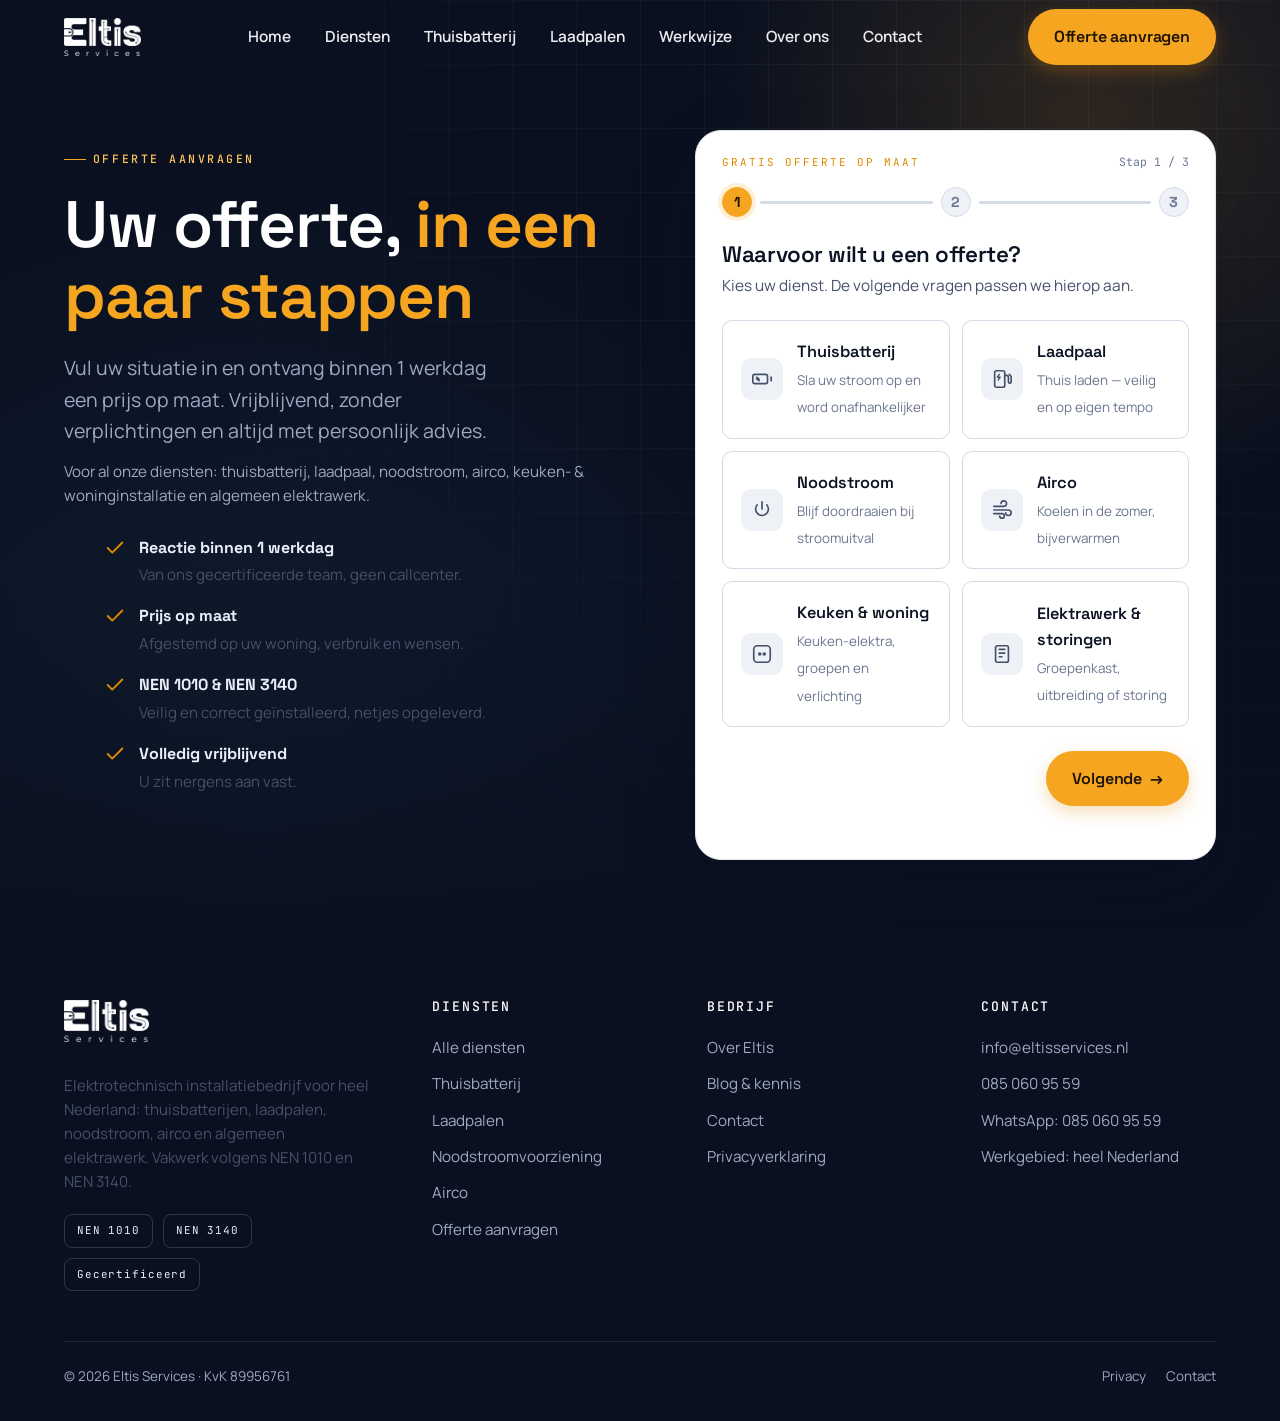
<file: offerte.html>
<!DOCTYPE html>
<html lang="nl">
<head>
<meta charset="utf-8">
<meta name="viewport" content="width=device-width, initial-scale=1">
<title>Offerte aanvragen voor thuisbatterij of laadpaal | Eltis Services</title>
<meta name="description" content="Vraag een gratis offerte op maat aan voor een thuisbatterij of laadpaal. Binnen 1 werkdag reactie van Eltis Services. Vrijblijvend en gecertificeerd.">
<link rel="canonical" href="https://eltisservices.nl/offerte.html">
<meta name="robots" content="index, follow">
<meta name="theme-color" content="#0A1020">
<meta property="og:type" content="website">
<meta property="og:title" content="Offerte aanvragen voor thuisbatterij of laadpaal | Eltis Services">
<meta property="og:description" content="Vraag een gratis offerte op maat aan voor een thuisbatterij of laadpaal. Binnen 1 werkdag reactie van Eltis Services. Vrijblijvend en gecertificeerd.">
<meta property="og:url" content="https://eltisservices.nl/offerte.html">
<meta property="og:site_name" content="Eltis Services">
<meta property="og:locale" content="nl_NL">
<meta name="twitter:card" content="summary_large_image">
<link rel="icon" type="image/png" sizes="32x32" href="assets/favicon-32.png">
<link rel="icon" type="image/png" sizes="16x16" href="assets/favicon-16.png">
<link rel="icon" href="assets/favicon.ico" sizes="any">
<link rel="apple-touch-icon" sizes="180x180" href="assets/apple-touch-icon.png">
<link rel="preconnect" href="https://fonts.googleapis.com">
<link rel="preconnect" href="https://fonts.gstatic.com" crossorigin>
<link href="https://fonts.googleapis.com/css2?family=Space+Grotesk:wght@400;500;600;700&family=Manrope:wght@400;500;600;700;800&family=JetBrains+Mono:wght@400;500&display=swap" rel="stylesheet">
<link rel="stylesheet" href="css/style.css">
<script type="application/ld+json">
{"@context":"https://schema.org","@type":"Electrician","name":"Eltis Services","image":"https://eltisservices.nl/assets/logo-mark.svg","url":"https://eltisservices.nl","email":"info@eltisservices.nl","telephone":"+31850609559","priceRange":"€€","areaServed":"Nederland","address":{"@type":"PostalAddress","addressCountry":"NL"},"description":"NEN 1010 en NEN 3140 gecertificeerd elektrotechnisch installatiebedrijf in heel Nederland: thuisbatterijen, laadpalen, noodstroomvoorzieningen, airco en algemeen elektrawerk.","knowsAbout":["thuisbatterij installatie","laadpaal installatie","noodstroomvoorziening","airco installatie","elektrotechniek","groepenkast","NEN 1010","NEN 3140"]}
</script>
<script type="application/ld+json">{"@context":"https://schema.org","@type":"BreadcrumbList","itemListElement":[{"@type":"ListItem","position":1,"name":"Home","item":"https://eltisservices.nl/index.html"},{"@type":"ListItem","position":2,"name":"Offerte aanvragen","item":"https://eltisservices.nl/offerte.html"}]}</script>

</head>
<body>
<header class="site-header">
  <div class="wrap nav">
    <a class="brand on-hero" href="index.html"><img class="brand-logo" src="assets/logo.png" alt="Eltis Services" width="720" height="354"></a>
    <nav class="nav-links on-hero" aria-label="Hoofdmenu"><a href="index.html">Home</a><a href="diensten.html">Diensten</a><a href="thuisbatterij.html">Thuisbatterij</a><a href="laadpalen.html">Laadpalen</a><a href="werkwijze.html">Werkwijze</a><a href="over-ons.html">Over ons</a><a href="contact.html">Contact</a></nav>
    <div class="nav-cta">
      <a class="btn" href="offerte.html">Offerte aanvragen</a>
      <button class="nav-toggle on-hero" aria-label="Menu" aria-expanded="false"><span></span></button>
    </div>
  </div>
</header>
<nav class="mobile-menu" aria-label="Mobiel menu"><a href="index.html">Home</a><a href="diensten.html">Diensten</a><a href="thuisbatterij.html">Thuisbatterij</a><a href="laadpalen.html">Laadpalen</a><a href="werkwijze.html">Werkwijze</a><a href="over-ons.html">Over ons</a><a href="contact.html">Contact</a><a class="btn" href="offerte.html">Offerte aanvragen</a></nav>
<main id="main">
  <section class="hero" style="padding-bottom:70px">
    <div class="hero-bg"><div class="hero-grid-lines"></div></div>
    <div class="wrap hero-inner" style="align-items:start">
      <div class="reveal" style="padding-top:10px">
        <span class="eyebrow" style="color:var(--amber-soft)">Offerte aanvragen</span>
        <h1>Uw offerte, <span class="hl">in een paar stappen</span></h1>
        <p class="hero-lead">Vul uw situatie in en ontvang binnen 1 werkdag een prijs op maat. Vrijblijvend, zonder verplichtingen en altijd met persoonlijk advies.</p>
        <p style="margin-top:14px;font-size:.95rem;color:var(--on-dark-2)">Voor al onze diensten: thuisbatterij, laadpaal, noodstroom, airco, keuken- &amp; woninginstallatie en algemeen elektrawerk.</p>
        <ul class="feature-list mt-m">
          <li><svg viewBox="0 0 24 24" fill="none" stroke="currentColor" stroke-width="2" stroke-linecap="round" stroke-linejoin="round"><path d="M20 6 9 17l-5-5"/></svg><div><b>Reactie binnen 1 werkdag</b><span>Van ons gecertificeerde team, geen callcenter.</span></div></li>
          <li><svg viewBox="0 0 24 24" fill="none" stroke="currentColor" stroke-width="2" stroke-linecap="round" stroke-linejoin="round"><path d="M20 6 9 17l-5-5"/></svg><div><b>Prijs op maat</b><span>Afgestemd op uw woning, verbruik en wensen.</span></div></li>
          <li><svg viewBox="0 0 24 24" fill="none" stroke="currentColor" stroke-width="2" stroke-linecap="round" stroke-linejoin="round"><path d="M20 6 9 17l-5-5"/></svg><div><b>NEN 1010 &amp; NEN 3140</b><span>Veilig en correct geïnstalleerd, netjes opgeleverd.</span></div></li>
          <li><svg viewBox="0 0 24 24" fill="none" stroke="currentColor" stroke-width="2" stroke-linecap="round" stroke-linejoin="round"><path d="M20 6 9 17l-5-5"/></svg><div><b>Volledig vrijblijvend</b><span>U zit nergens aan vast.</span></div></li>
        </ul>
      </div>
      <div class="reveal d1"><div class="calc-mount"><noscript><div class="card"><p>Voor de offertecalculator heeft u JavaScript nodig. U kunt ons ook direct mailen op <a href="mailto:info@eltisservices.nl" style="color:var(--amber-deep)">info@eltisservices.nl</a>.</p></div></noscript></div></div>
    </div>
  </section>
</main>
<script src="js/calculator.js" defer></script>
<footer class="site-footer">
  <div class="wrap">
    <div class="footer-top">
      <div class="footer-brand">
        <a class="brand" href="index.html"><img class="brand-logo" src="assets/logo.png" alt="Eltis Services" width="720" height="354"></a>
        <p>Elektrotechnisch installatiebedrijf voor heel Nederland: thuisbatterijen, laadpalen, noodstroom, airco en algemeen elektrawerk. Vakwerk volgens NEN 1010 en NEN 3140.</p>
        <div class="footer-badges">
          <span class="badge">NEN 1010</span><span class="badge">NEN 3140</span><span class="badge">Gecertificeerd</span>
        </div>
      </div>
      <div class="footer-col">
        <h4>Diensten</h4>
        <a href="diensten.html">Alle diensten</a>
        <a href="thuisbatterij.html">Thuisbatterij</a>
        <a href="laadpalen.html">Laadpalen</a>
        <a href="diensten.html#noodstroom">Noodstroomvoorziening</a>
        <a href="diensten.html#airco">Airco</a>
        <a href="offerte.html">Offerte aanvragen</a>
      </div>
      <div class="footer-col">
        <h4>Bedrijf</h4>
        <a href="over-ons.html">Over Eltis</a>
        <a href="blog.html">Blog &amp; kennis</a>
        <a href="contact.html">Contact</a>
        <a href="privacy.html">Privacyverklaring</a>
      </div>
      <div class="footer-col">
        <h4>Contact</h4>
        <a href="mailto:info@eltisservices.nl">info@eltisservices.nl</a>
        <a href="tel:+31850609559">085 060 95 59</a>
        <a href="https://wa.me/31850609559">WhatsApp: 085 060 95 59</a>
        <a href="contact.html">Werkgebied: heel Nederland</a>
      </div>
    </div>
    <div class="footer-bottom">
      <span>&copy; 2026 Eltis Services · KvK 89956761</span>
      <span class="fl"><a href="privacy.html">Privacy</a><a href="contact.html">Contact</a></span>
    </div>
  </div>
</footer>
<script src="js/main.js" defer></script>
</body>
</html>
</file>
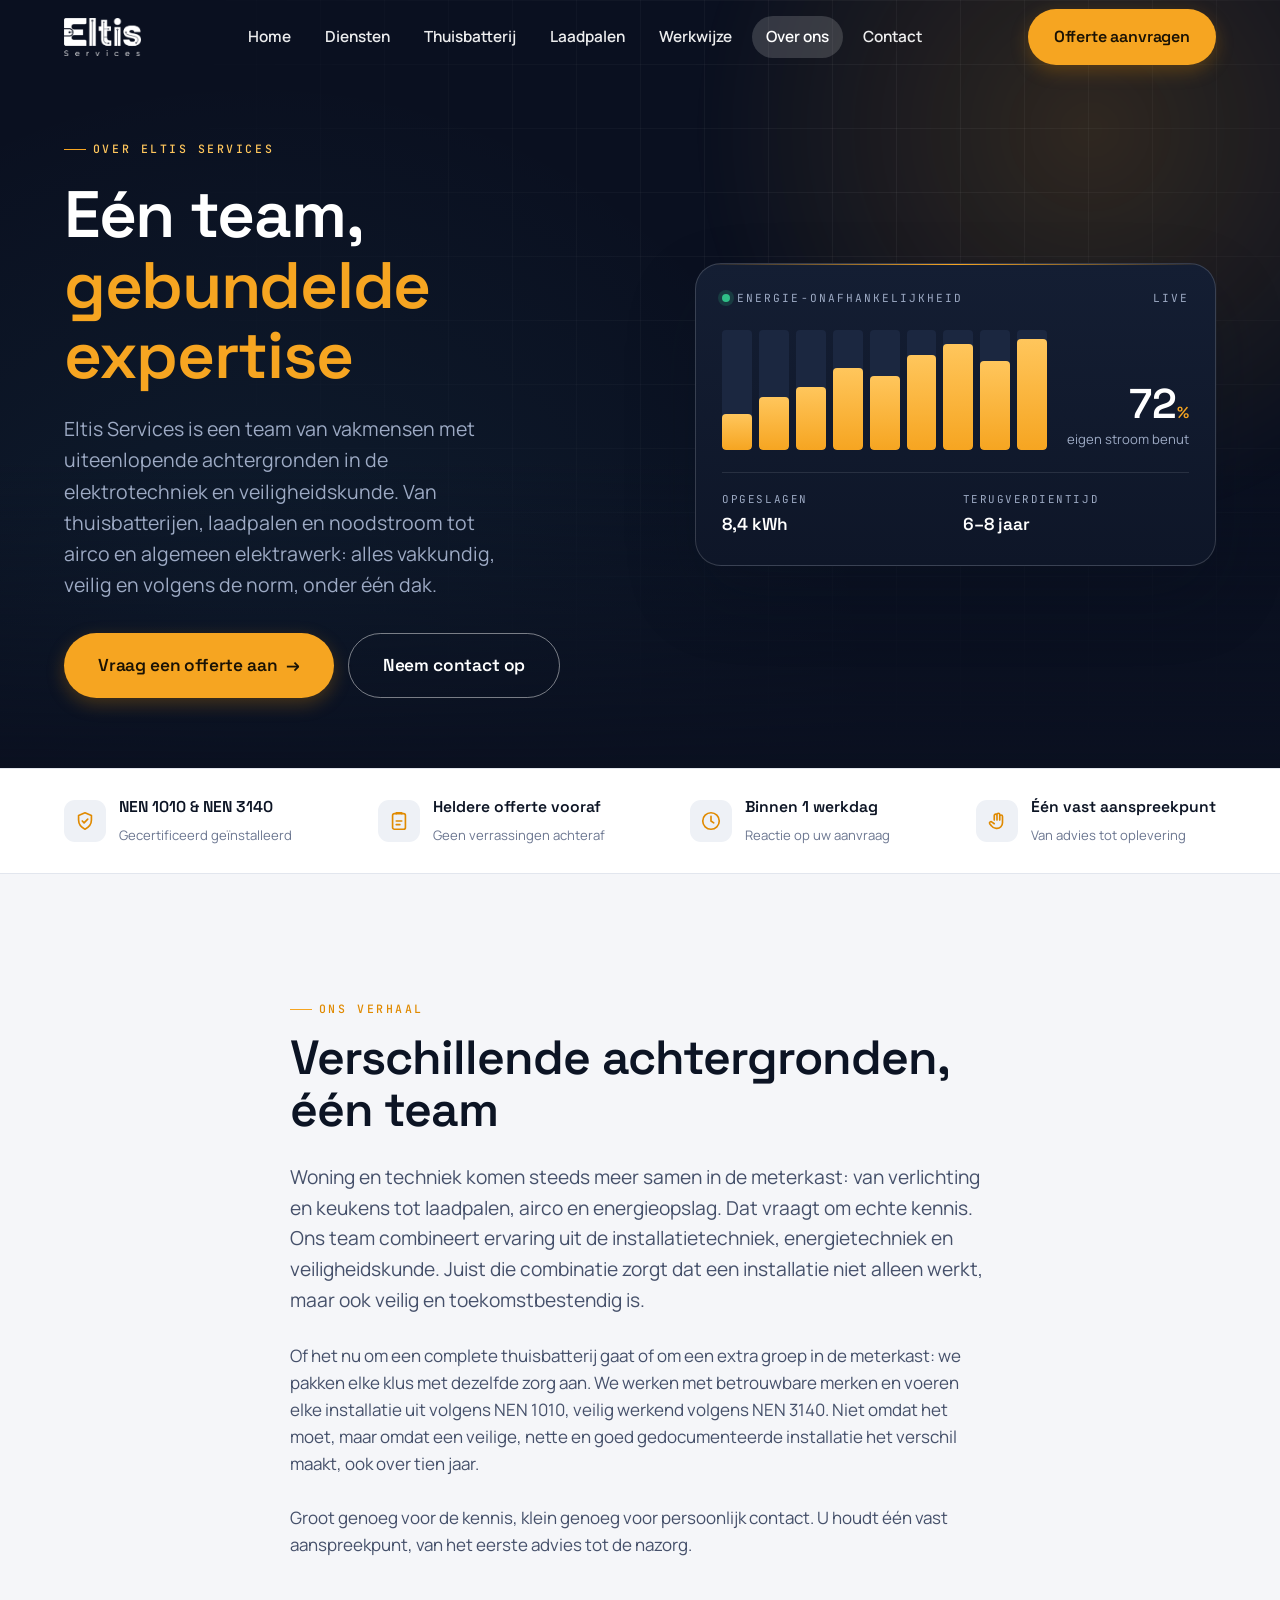
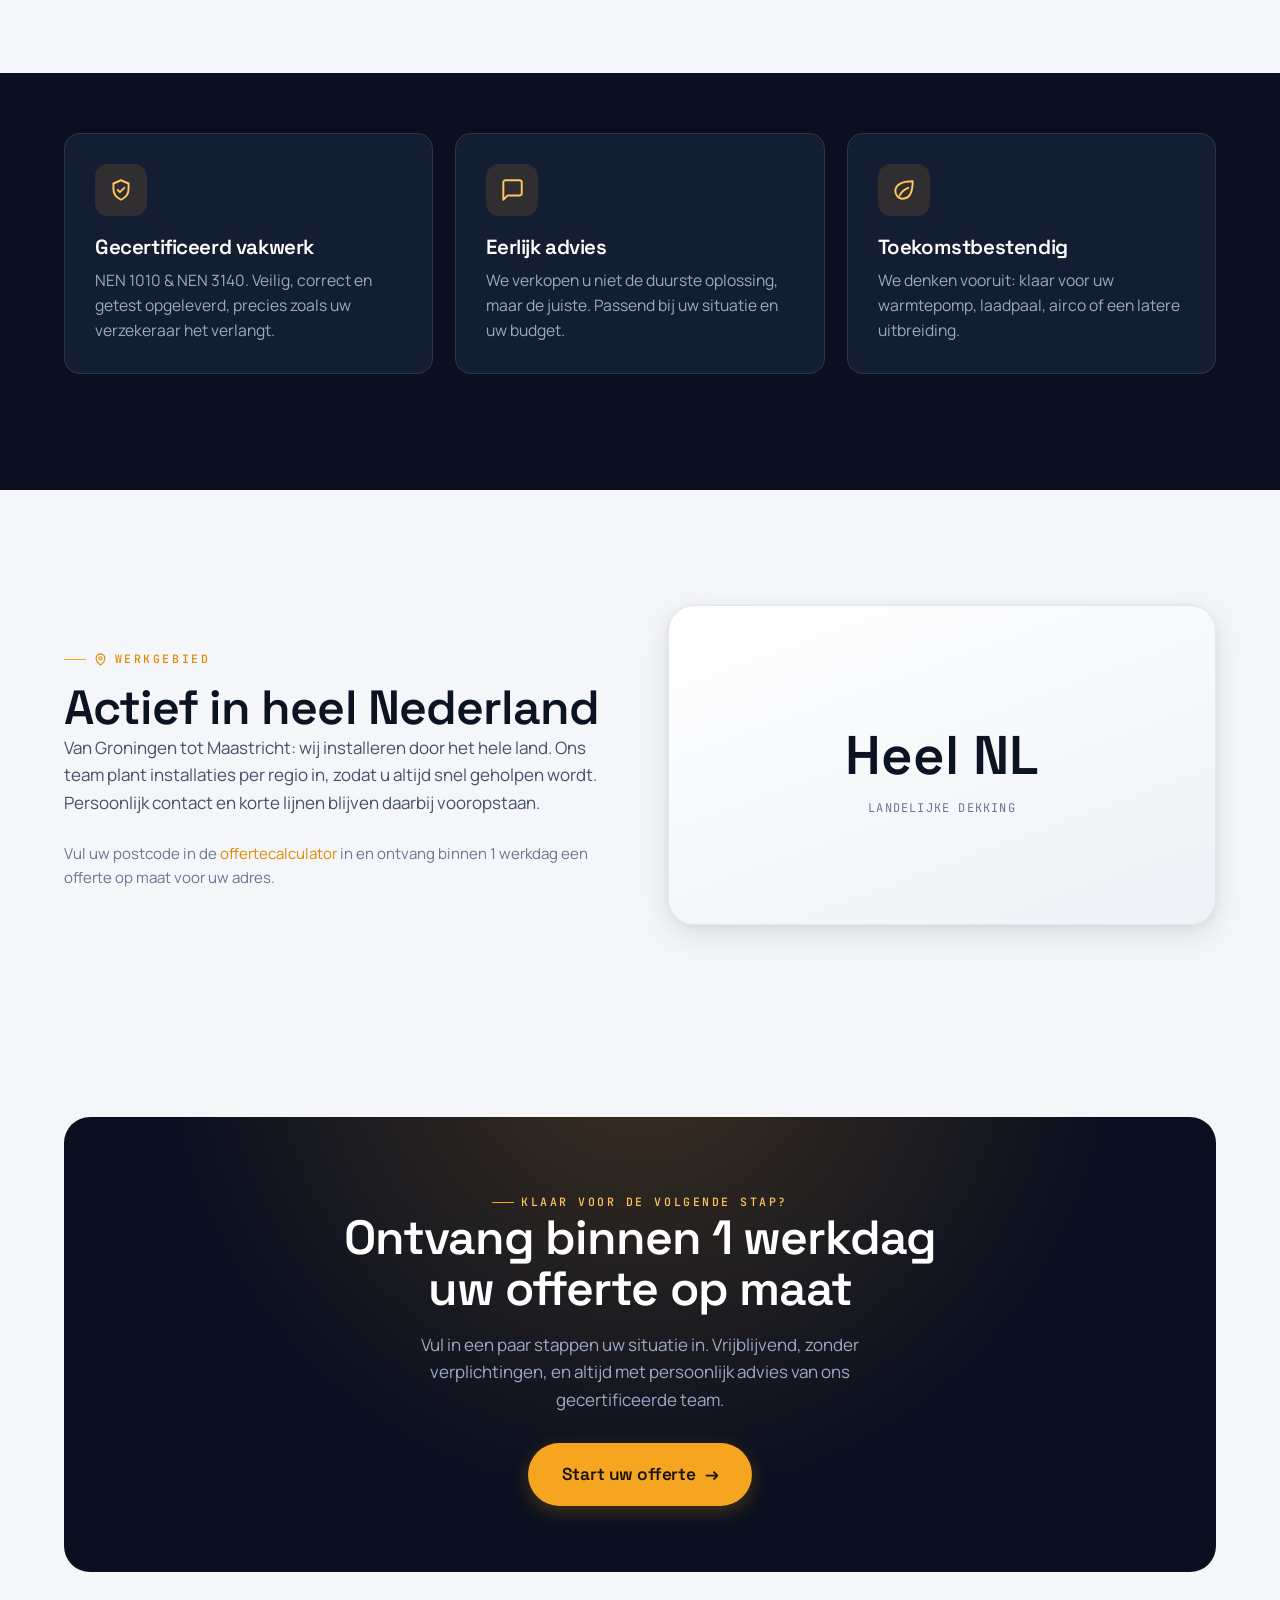
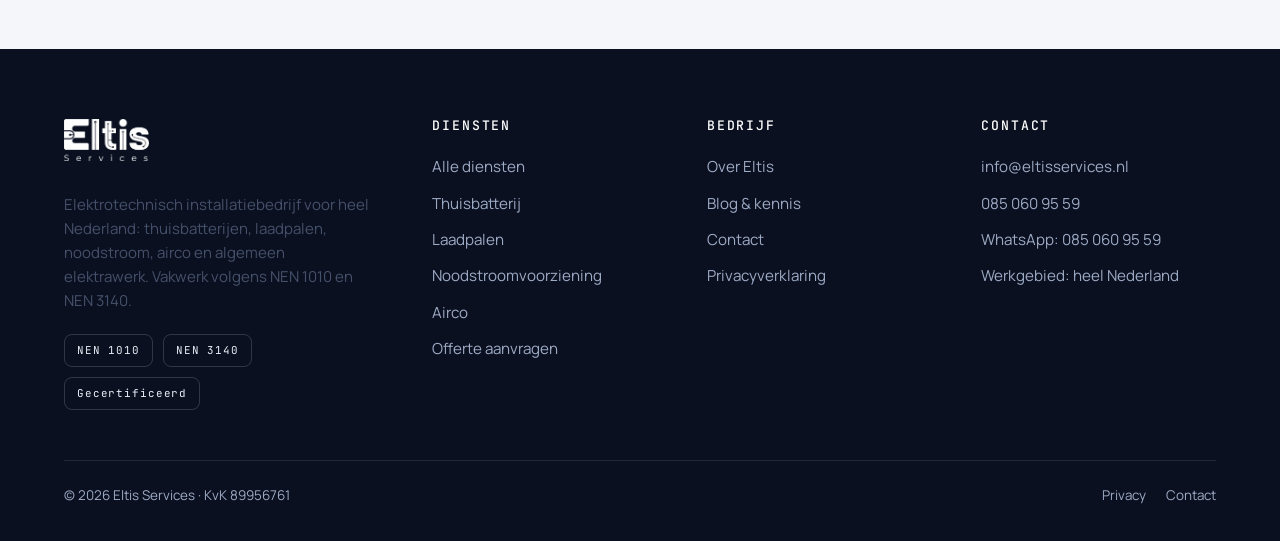
<file: over-ons.html>
<!DOCTYPE html>
<html lang="nl">
<head>
<meta charset="utf-8">
<meta name="viewport" content="width=device-width, initial-scale=1">
<title>Over Eltis Services | Elektrotechnisch installatiebedrijf</title>
<meta name="description" content="Over Eltis Services: een elektrotechnisch installatiebedrijf voor heel Nederland. Thuisbatterijen, laadpalen, noodstroom, airco en algemeen elektrawerk, gecertificeerd volgens NEN 1010 en NEN 3140.">
<link rel="canonical" href="https://eltisservices.nl/over-ons.html">
<meta name="robots" content="index, follow">
<meta name="theme-color" content="#0A1020">
<meta property="og:type" content="website">
<meta property="og:title" content="Over Eltis Services | Elektrotechnisch installatiebedrijf">
<meta property="og:description" content="Over Eltis Services: een elektrotechnisch installatiebedrijf voor heel Nederland. Thuisbatterijen, laadpalen, noodstroom, airco en algemeen elektrawerk, gecertificeerd volgens NEN 1010 en NEN 3140.">
<meta property="og:url" content="https://eltisservices.nl/over-ons.html">
<meta property="og:site_name" content="Eltis Services">
<meta property="og:locale" content="nl_NL">
<meta name="twitter:card" content="summary_large_image">
<link rel="icon" type="image/png" sizes="32x32" href="assets/favicon-32.png">
<link rel="icon" type="image/png" sizes="16x16" href="assets/favicon-16.png">
<link rel="icon" href="assets/favicon.ico" sizes="any">
<link rel="apple-touch-icon" sizes="180x180" href="assets/apple-touch-icon.png">
<link rel="preconnect" href="https://fonts.googleapis.com">
<link rel="preconnect" href="https://fonts.gstatic.com" crossorigin>
<link href="https://fonts.googleapis.com/css2?family=Space+Grotesk:wght@400;500;600;700&family=Manrope:wght@400;500;600;700;800&family=JetBrains+Mono:wght@400;500&display=swap" rel="stylesheet">
<link rel="stylesheet" href="css/style.css">
<script type="application/ld+json">
{"@context":"https://schema.org","@type":"Electrician","name":"Eltis Services","image":"https://eltisservices.nl/assets/logo-mark.svg","url":"https://eltisservices.nl","email":"info@eltisservices.nl","telephone":"+31850609559","priceRange":"€€","areaServed":"Nederland","address":{"@type":"PostalAddress","addressCountry":"NL"},"description":"NEN 1010 en NEN 3140 gecertificeerd elektrotechnisch installatiebedrijf in heel Nederland: thuisbatterijen, laadpalen, noodstroomvoorzieningen, airco en algemeen elektrawerk.","knowsAbout":["thuisbatterij installatie","laadpaal installatie","noodstroomvoorziening","airco installatie","elektrotechniek","groepenkast","NEN 1010","NEN 3140"]}
</script>
<script type="application/ld+json">{"@context":"https://schema.org","@type":"BreadcrumbList","itemListElement":[{"@type":"ListItem","position":1,"name":"Home","item":"https://eltisservices.nl/index.html"},{"@type":"ListItem","position":2,"name":"Over ons","item":"https://eltisservices.nl/over-ons.html"}]}</script>

</head>
<body>
<header class="site-header">
  <div class="wrap nav">
    <a class="brand on-hero" href="index.html"><img class="brand-logo" src="assets/logo.png" alt="Eltis Services" width="720" height="354"></a>
    <nav class="nav-links on-hero" aria-label="Hoofdmenu"><a href="index.html">Home</a><a href="diensten.html">Diensten</a><a href="thuisbatterij.html">Thuisbatterij</a><a href="laadpalen.html">Laadpalen</a><a href="werkwijze.html">Werkwijze</a><a href="over-ons.html">Over ons</a><a href="contact.html">Contact</a></nav>
    <div class="nav-cta">
      <a class="btn" href="offerte.html">Offerte aanvragen</a>
      <button class="nav-toggle on-hero" aria-label="Menu" aria-expanded="false"><span></span></button>
    </div>
  </div>
</header>
<nav class="mobile-menu" aria-label="Mobiel menu"><a href="index.html">Home</a><a href="diensten.html">Diensten</a><a href="thuisbatterij.html">Thuisbatterij</a><a href="laadpalen.html">Laadpalen</a><a href="werkwijze.html">Werkwijze</a><a href="over-ons.html">Over ons</a><a href="contact.html">Contact</a><a class="btn" href="offerte.html">Offerte aanvragen</a></nav>
<main id="main">
  <section class="hero" style="padding-bottom:70px">
    <div class="hero-bg"><div class="hero-grid-lines"></div></div>
    <div class="wrap hero-inner">
      <div class="reveal">
        <span class="eyebrow" style="color:var(--amber-soft)">Over Eltis Services</span>
        <h1>Eén team, <span class="hl">gebundelde expertise</span></h1>
        <p class="hero-lead">Eltis Services is een team van vakmensen met uiteenlopende achtergronden in de elektrotechniek en veiligheidskunde. Van thuisbatterijen, laadpalen en noodstroom tot airco en algemeen elektrawerk: alles vakkundig, veilig en volgens de norm, onder één dak.</p>
        <div class="hero-cta"><a class="btn btn-lg" href="offerte.html">Vraag een offerte aan <span class="arrow">&rarr;</span></a><a class="btn btn-ghost btn-lg" href="contact.html">Neem contact op</a></div>
      </div>
      <div class="reveal d1"><div class="gauge-card reveal">
      <div class="gauge-top"><span class="lbl"><span class="gauge-dot"></span>Energie-onafhankelijkheid</span><span class="lbl">LIVE</span></div>
      <div class="gauge-body">
        <div class="gauge-bars"><span></span><span></span><span></span><span></span><span></span><span></span><span></span><span></span><span></span></div>
        <div class="gauge-figure"><div class="val">72<span class="u">%</span></div><div class="cap">eigen stroom benut</div></div>
      </div>
      <div class="gauge-foot">
        <div class="kv"><div class="k">Opgeslagen</div><div class="v">8,4 kWh</div></div>
        <div class="kv"><div class="k">Terugverdientijd</div><div class="v">6–8 jaar</div></div>
      </div>
    </div></div>
    </div>
  </section>

  <section class="trust-strip"><div class="wrap"><div class="trust-item"><div class="ic"><svg viewBox="0 0 24 24" fill="none" stroke="currentColor" stroke-width="1.8" stroke-linecap="round" stroke-linejoin="round"><path d="M12 3l7 3v5c0 4.5-3 8-7 10-4-2-7-5.5-7-10V6z"/><path d="M9 12l2 2 4-4"/></svg></div><div class="tx"><b>NEN 1010 &amp; NEN 3140</b><span>Gecertificeerd geïnstalleerd</span></div></div><div class="trust-item"><div class="ic"><svg viewBox="0 0 24 24" fill="none" stroke="currentColor" stroke-width="1.8" stroke-linecap="round" stroke-linejoin="round"><rect x="5" y="4" width="14" height="17" rx="2"/><path d="M9 4V3h6v1"/><path d="M9 12h6M9 16h4"/></svg></div><div class="tx"><b>Heldere offerte vooraf</b><span>Geen verrassingen achteraf</span></div></div><div class="trust-item"><div class="ic"><svg viewBox="0 0 24 24" fill="none" stroke="currentColor" stroke-width="1.8" stroke-linecap="round" stroke-linejoin="round"><circle cx="12" cy="12" r="9"/><path d="M12 7v5l3 2"/></svg></div><div class="tx"><b>Binnen 1 werkdag</b><span>Reactie op uw aanvraag</span></div></div><div class="trust-item"><div class="ic"><svg viewBox="0 0 24 24" fill="none" stroke="currentColor" stroke-width="1.8" stroke-linecap="round" stroke-linejoin="round"><path d="M9 11V6a1.5 1.5 0 0 1 3 0v5M12 11V5a1.5 1.5 0 0 1 3 0v6M15 11V7a1.5 1.5 0 0 1 3 0v7a6 6 0 0 1-6 6h-1a6 6 0 0 1-5-2.7L4 15a1.6 1.6 0 0 1 2.6-1.8L9 15"/></svg></div><div class="tx"><b>Één vast aanspreekpunt</b><span>Van advies tot oplevering</span></div></div></div></section>

  <section class="section"><div class="wrap narrow">
    <div class="reveal" style="max-width:70ch;margin-inline:auto">
      <span class="eyebrow">Ons verhaal</span>
      <h2 class="mt-s mb-m">Verschillende achtergronden, één team</h2>
      <p class="lead" style="color:var(--text-2)">Woning en techniek komen steeds meer samen in de meterkast: van verlichting en keukens tot laadpalen, airco en energieopslag. Dat vraagt om echte kennis. Ons team combineert ervaring uit de installatietechniek, energietechniek en veiligheidskunde. Juist die combinatie zorgt dat een installatie niet alleen werkt, maar ook veilig en toekomstbestendig is.</p>
      <p class="mt-m">Of het nu om een complete thuisbatterij gaat of om een extra groep in de meterkast: we pakken elke klus met dezelfde zorg aan. We werken met betrouwbare merken en voeren elke installatie uit volgens NEN 1010, veilig werkend volgens NEN 3140. Niet omdat het moet, maar omdat een veilige, nette en goed gedocumenteerde installatie het verschil maakt, ook over tien jaar.</p>
      <p class="mt-m">Groot genoeg voor de kennis, klein genoeg voor persoonlijk contact. U houdt één vast aanspreekpunt, van het eerste advies tot de nazorg.</p>
    </div>
  </div></section>

  <section class="section on-dark" style="padding-top:0"><div class="wrap">
    <div class="grid g-3" style="padding-top:60px">
      <div class="card reveal"><div class="ic"><svg viewBox="0 0 24 24" fill="none" stroke="currentColor" stroke-width="1.8" stroke-linecap="round" stroke-linejoin="round"><path d="M12 3l7 3v5c0 4.5-3 8-7 10-4-2-7-5.5-7-10V6z"/><path d="M9 12l2 2 4-4"/></svg></div><h3>Gecertificeerd vakwerk</h3><p>NEN 1010 &amp; NEN 3140. Veilig, correct en getest opgeleverd, precies zoals uw verzekeraar het verlangt.</p></div>
      <div class="card reveal d1"><div class="ic"><svg viewBox="0 0 24 24" fill="none" stroke="currentColor" stroke-width="1.8" stroke-linecap="round" stroke-linejoin="round"><path d="M21 15a2 2 0 0 1-2 2H8l-4 4V5a2 2 0 0 1 2-2h13a2 2 0 0 1 2 2z"/></svg></div><h3>Eerlijk advies</h3><p>We verkopen u niet de duurste oplossing, maar de juiste. Passend bij uw situatie en uw budget.</p></div>
      <div class="card reveal d2"><div class="ic"><svg viewBox="0 0 24 24" fill="none" stroke="currentColor" stroke-width="1.8" stroke-linecap="round" stroke-linejoin="round"><path d="M11 20A7 7 0 0 1 4 13c0-6 6-9 16-9 0 10-3 16-9 16z"/><path d="M8 17c2-4 5-6 8-7"/></svg></div><h3>Toekomstbestendig</h3><p>We denken vooruit: klaar voor uw warmtepomp, laadpaal, airco of een latere uitbreiding.</p></div>
    </div>
  </div></section>

  <section class="section"><div class="wrap">
    <div class="split">
      <div class="reveal">
        <span class="eyebrow"><svg viewBox="0 0 24 24" fill="none" stroke="currentColor" stroke-width="1.8" stroke-linecap="round" stroke-linejoin="round"><path d="M12 21s7-5.5 7-11a7 7 0 1 0-14 0c0 5.5 7 11 7 11z"/><circle cx="12" cy="10" r="2.5"/></svg> Werkgebied</span>
        <h2 class="mt-s">Actief in heel Nederland</h2>
        <p>Van Groningen tot Maastricht: wij installeren door het hele land. Ons team plant installaties per regio in, zodat u altijd snel geholpen wordt. Persoonlijk contact en korte lijnen blijven daarbij vooropstaan.</p>
        <p class="mt-m" style="font-size:.94rem;color:var(--text-3)">Vul uw postcode in de <a href="offerte.html" style="color:var(--amber-deep)">offertecalculator</a> in en ontvang binnen 1 werkdag een offerte op maat voor uw adres.</p>
      </div>
      <div class="reveal d1"><div class="media-panel light" style="min-height:320px;display:grid;place-items:center">
        <div style="text-align:center">
          <div style="font-family:var(--f-display);font-size:3.4rem;font-weight:600;color:var(--text)">Heel NL</div>
          <div style="color:var(--text-3);font-family:var(--f-mono);letter-spacing:.1em;text-transform:uppercase;font-size:.75rem">landelijke dekking</div>
        </div>
      </div></div>
    </div>
  </div></section>

  <section class="section-sm"><div class="wrap"><div class="cta-band reveal">
      <span class="eyebrow" style="color:var(--amber-soft)">Klaar voor de volgende stap?</span>
      <h2>Ontvang binnen 1 werkdag uw offerte op maat</h2>
      <p>Vul in een paar stappen uw situatie in. Vrijblijvend, zonder verplichtingen, en altijd met persoonlijk advies van ons gecertificeerde team.</p>
      <a class="btn btn-lg" href="offerte.html">Start uw offerte <span class="arrow">&rarr;</span></a>
    </div></div></section>
</main>
<footer class="site-footer">
  <div class="wrap">
    <div class="footer-top">
      <div class="footer-brand">
        <a class="brand" href="index.html"><img class="brand-logo" src="assets/logo.png" alt="Eltis Services" width="720" height="354"></a>
        <p>Elektrotechnisch installatiebedrijf voor heel Nederland: thuisbatterijen, laadpalen, noodstroom, airco en algemeen elektrawerk. Vakwerk volgens NEN 1010 en NEN 3140.</p>
        <div class="footer-badges">
          <span class="badge">NEN 1010</span><span class="badge">NEN 3140</span><span class="badge">Gecertificeerd</span>
        </div>
      </div>
      <div class="footer-col">
        <h4>Diensten</h4>
        <a href="diensten.html">Alle diensten</a>
        <a href="thuisbatterij.html">Thuisbatterij</a>
        <a href="laadpalen.html">Laadpalen</a>
        <a href="diensten.html#noodstroom">Noodstroomvoorziening</a>
        <a href="diensten.html#airco">Airco</a>
        <a href="offerte.html">Offerte aanvragen</a>
      </div>
      <div class="footer-col">
        <h4>Bedrijf</h4>
        <a href="over-ons.html">Over Eltis</a>
        <a href="blog.html">Blog &amp; kennis</a>
        <a href="contact.html">Contact</a>
        <a href="privacy.html">Privacyverklaring</a>
      </div>
      <div class="footer-col">
        <h4>Contact</h4>
        <a href="mailto:info@eltisservices.nl">info@eltisservices.nl</a>
        <a href="tel:+31850609559">085 060 95 59</a>
        <a href="https://wa.me/31850609559">WhatsApp: 085 060 95 59</a>
        <a href="contact.html">Werkgebied: heel Nederland</a>
      </div>
    </div>
    <div class="footer-bottom">
      <span>&copy; 2026 Eltis Services · KvK 89956761</span>
      <span class="fl"><a href="privacy.html">Privacy</a><a href="contact.html">Contact</a></span>
    </div>
  </div>
</footer>
<script src="js/main.js" defer></script>
</body>
</html>
</file>
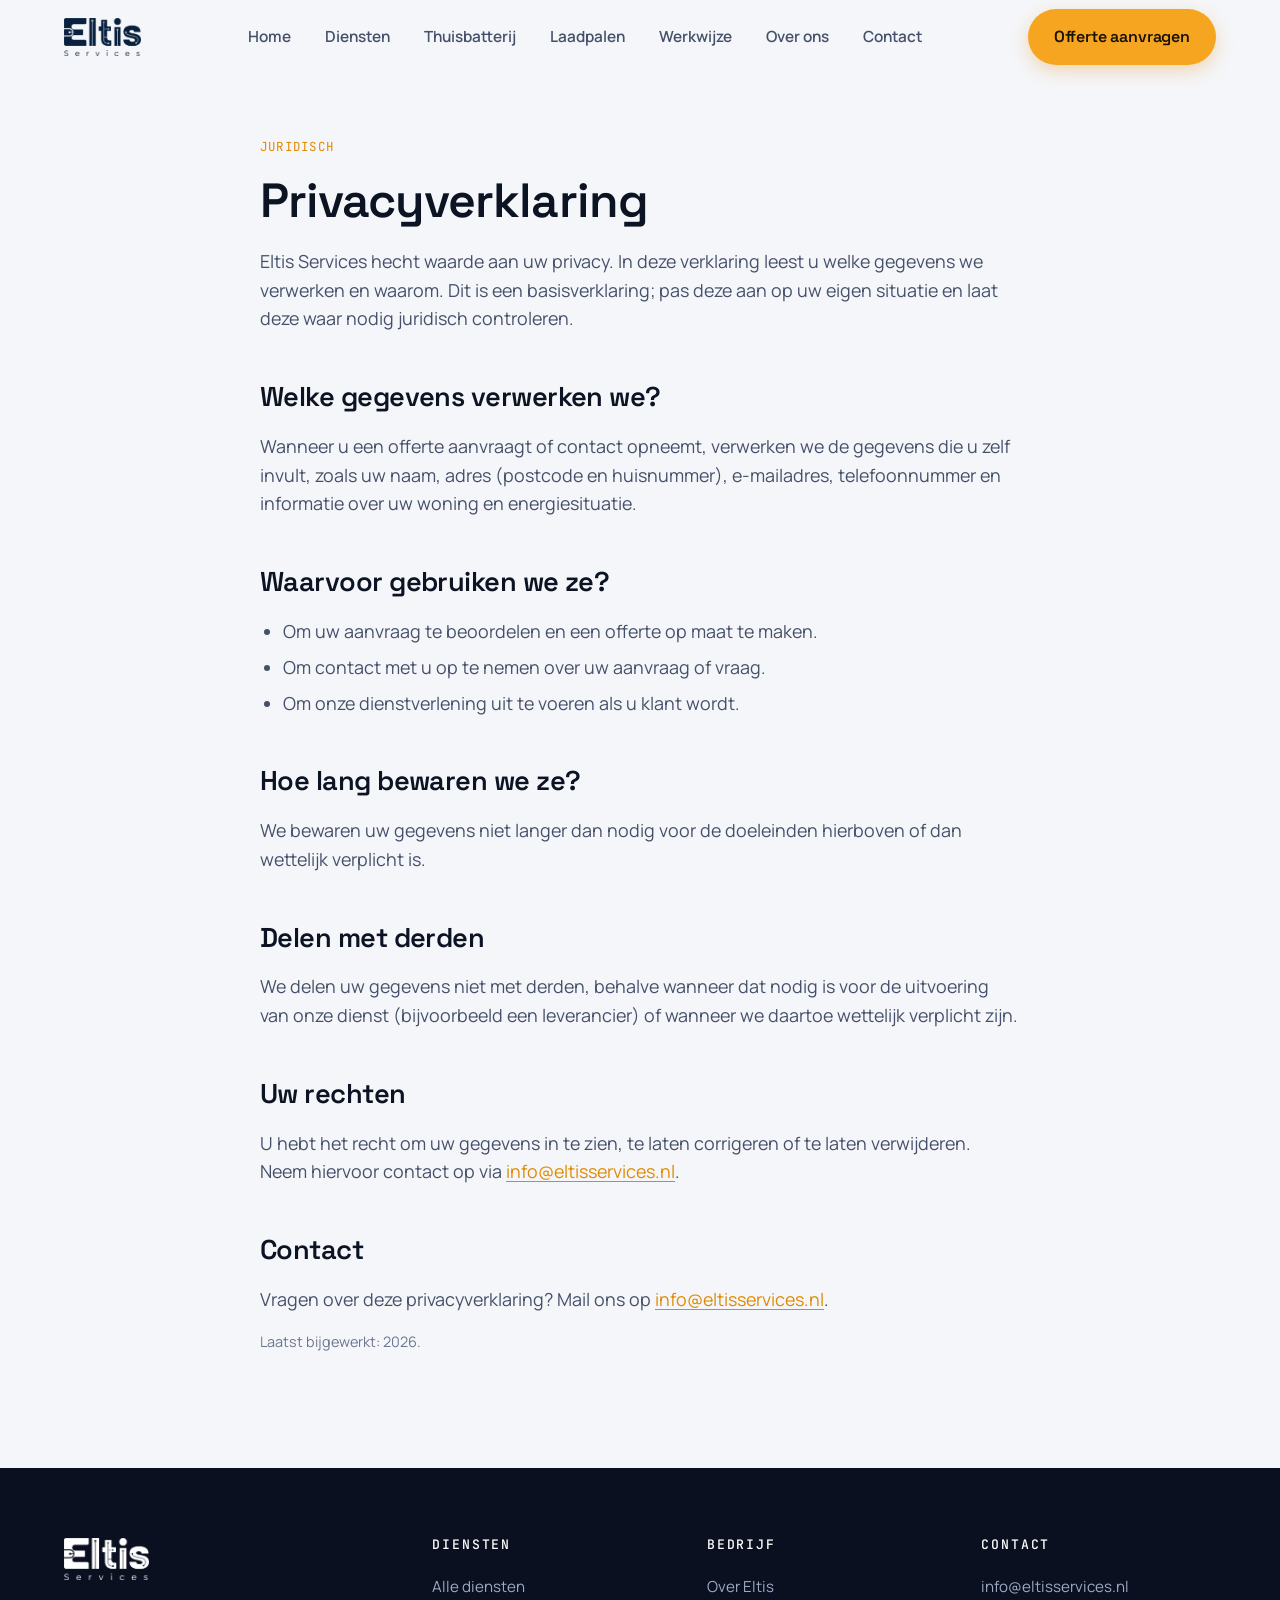
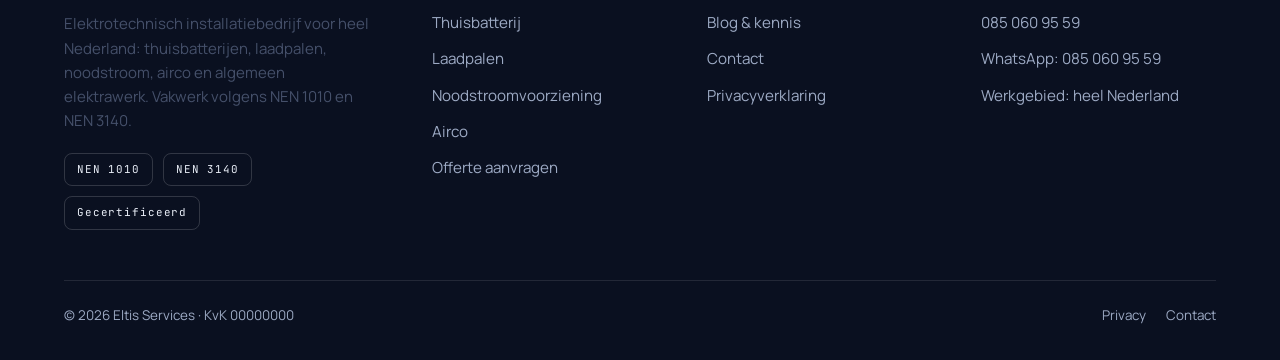
<file: privacy.html>
<!DOCTYPE html>
<html lang="nl">
<head>
<meta charset="utf-8">
<meta name="viewport" content="width=device-width, initial-scale=1">
<title>Privacyverklaring | Eltis Services</title>
<meta name="description" content="Privacyverklaring van Eltis Services. Lees welke gegevens we verwerken bij een offerteaanvraag of contact, en wat u rechten zijn.">
<link rel="canonical" href="https://eltisservices.nl/privacy.html">
<meta name="robots" content="index, follow">
<meta name="theme-color" content="#0A1020">
<meta property="og:type" content="website">
<meta property="og:title" content="Privacyverklaring | Eltis Services">
<meta property="og:description" content="Privacyverklaring van Eltis Services. Lees welke gegevens we verwerken bij een offerteaanvraag of contact, en wat u rechten zijn.">
<meta property="og:url" content="https://eltisservices.nl/privacy.html">
<meta property="og:site_name" content="Eltis Services">
<meta property="og:locale" content="nl_NL">
<meta name="twitter:card" content="summary_large_image">
<link rel="icon" type="image/png" sizes="32x32" href="assets/favicon-32.png">
<link rel="icon" type="image/png" sizes="16x16" href="assets/favicon-16.png">
<link rel="icon" href="assets/favicon.ico" sizes="any">
<link rel="apple-touch-icon" sizes="180x180" href="assets/apple-touch-icon.png">
<link rel="preconnect" href="https://fonts.googleapis.com">
<link rel="preconnect" href="https://fonts.gstatic.com" crossorigin>
<link href="https://fonts.googleapis.com/css2?family=Space+Grotesk:wght@400;500;600;700&family=Manrope:wght@400;500;600;700;800&family=JetBrains+Mono:wght@400;500&display=swap" rel="stylesheet">
<link rel="stylesheet" href="css/style.css">
<script type="application/ld+json">
{"@context":"https://schema.org","@type":"Electrician","name":"Eltis Services","image":"https://eltisservices.nl/assets/logo-mark.svg","url":"https://eltisservices.nl","email":"info@eltisservices.nl","telephone":"+31850609559","priceRange":"€€","areaServed":"Nederland","address":{"@type":"PostalAddress","addressCountry":"NL"},"description":"NEN 1010 en NEN 3140 gecertificeerd elektrotechnisch installatiebedrijf in heel Nederland: thuisbatterijen, laadpalen, noodstroomvoorzieningen, airco en algemeen elektrawerk.","knowsAbout":["thuisbatterij installatie","laadpaal installatie","noodstroomvoorziening","airco installatie","elektrotechniek","groepenkast","NEN 1010","NEN 3140"]}
</script>
<script type="application/ld+json">{"@context":"https://schema.org","@type":"BreadcrumbList","itemListElement":[{"@type":"ListItem","position":1,"name":"Home","item":"https://eltisservices.nl/index.html"},{"@type":"ListItem","position":2,"name":"Privacy","item":"https://eltisservices.nl/privacy.html"}]}</script>

</head>
<body>
<header class="site-header">
  <div class="wrap nav">
    <a class="brand" href="index.html"><img class="brand-logo" src="assets/logo.png" alt="Eltis Services" width="720" height="354"></a>
    <nav class="nav-links" aria-label="Hoofdmenu"><a href="index.html">Home</a><a href="diensten.html">Diensten</a><a href="thuisbatterij.html">Thuisbatterij</a><a href="laadpalen.html">Laadpalen</a><a href="werkwijze.html">Werkwijze</a><a href="over-ons.html">Over ons</a><a href="contact.html">Contact</a></nav>
    <div class="nav-cta">
      <a class="btn" href="offerte.html">Offerte aanvragen</a>
      <button class="nav-toggle" aria-label="Menu" aria-expanded="false"><span></span></button>
    </div>
  </div>
</header>
<nav class="mobile-menu" aria-label="Mobiel menu"><a href="index.html">Home</a><a href="diensten.html">Diensten</a><a href="thuisbatterij.html">Thuisbatterij</a><a href="laadpalen.html">Laadpalen</a><a href="werkwijze.html">Werkwijze</a><a href="over-ons.html">Over ons</a><a href="contact.html">Contact</a><a class="btn" href="offerte.html">Offerte aanvragen</a></nav>
<main id="main">
  <section class="section" style="padding-top:130px"><div class="wrap">
    <div class="article prose">
      <span class="meta">Juridisch</span>
      <h1>Privacyverklaring</h1>
      <p>Eltis Services hecht waarde aan uw privacy. In deze verklaring leest u welke gegevens we verwerken en waarom. Dit is een basisverklaring; pas deze aan op uw eigen situatie en laat deze waar nodig juridisch controleren.</p>
      <h2>Welke gegevens verwerken we?</h2>
      <p>Wanneer u een offerte aanvraagt of contact opneemt, verwerken we de gegevens die u zelf invult, zoals uw naam, adres (postcode en huisnummer), e-mailadres, telefoonnummer en informatie over uw woning en energiesituatie.</p>
      <h2>Waarvoor gebruiken we ze?</h2>
      <ul>
        <li>Om uw aanvraag te beoordelen en een offerte op maat te maken.</li>
        <li>Om contact met u op te nemen over uw aanvraag of vraag.</li>
        <li>Om onze dienstverlening uit te voeren als u klant wordt.</li>
      </ul>
      <h2>Hoe lang bewaren we ze?</h2>
      <p>We bewaren uw gegevens niet langer dan nodig voor de doeleinden hierboven of dan wettelijk verplicht is.</p>
      <h2>Delen met derden</h2>
      <p>We delen uw gegevens niet met derden, behalve wanneer dat nodig is voor de uitvoering van onze dienst (bijvoorbeeld een leverancier) of wanneer we daartoe wettelijk verplicht zijn.</p>
      <h2>Uw rechten</h2>
      <p>U hebt het recht om uw gegevens in te zien, te laten corrigeren of te laten verwijderen. Neem hiervoor contact op via <a href="mailto:info@eltisservices.nl">info@eltisservices.nl</a>.</p>
      <h2>Contact</h2>
      <p>Vragen over deze privacyverklaring? Mail ons op <a href="mailto:info@eltisservices.nl">info@eltisservices.nl</a>.</p>
      <p style="font-size:.9rem;color:var(--text-3)">Laatst bijgewerkt: 2026.</p>
    </div>
  </div></section>
</main>
<footer class="site-footer">
  <div class="wrap">
    <div class="footer-top">
      <div class="footer-brand">
        <a class="brand" href="index.html"><img class="brand-logo" src="assets/logo.png" alt="Eltis Services" width="720" height="354"></a>
        <p>Elektrotechnisch installatiebedrijf voor heel Nederland: thuisbatterijen, laadpalen, noodstroom, airco en algemeen elektrawerk. Vakwerk volgens NEN 1010 en NEN 3140.</p>
        <div class="footer-badges">
          <span class="badge">NEN 1010</span><span class="badge">NEN 3140</span><span class="badge">Gecertificeerd</span>
        </div>
      </div>
      <div class="footer-col">
        <h4>Diensten</h4>
        <a href="diensten.html">Alle diensten</a>
        <a href="thuisbatterij.html">Thuisbatterij</a>
        <a href="laadpalen.html">Laadpalen</a>
        <a href="diensten.html#noodstroom">Noodstroomvoorziening</a>
        <a href="diensten.html#airco">Airco</a>
        <a href="offerte.html">Offerte aanvragen</a>
      </div>
      <div class="footer-col">
        <h4>Bedrijf</h4>
        <a href="over-ons.html">Over Eltis</a>
        <a href="blog.html">Blog &amp; kennis</a>
        <a href="contact.html">Contact</a>
        <a href="privacy.html">Privacyverklaring</a>
      </div>
      <div class="footer-col">
        <h4>Contact</h4>
        <a href="mailto:info@eltisservices.nl">info@eltisservices.nl</a>
        <a href="tel:+31850609559">085 060 95 59</a>
        <a href="https://wa.me/31850609559">WhatsApp: 085 060 95 59</a>
        <a href="contact.html">Werkgebied: heel Nederland</a>
      </div>
    </div>
    <div class="footer-bottom">
      <span>&copy; 2026 Eltis Services · KvK 00000000</span>
      <span class="fl"><a href="privacy.html">Privacy</a><a href="contact.html">Contact</a></span>
    </div>
  </div>
</footer>
<script src="js/main.js" defer></script>
</body>
</html>
</file>
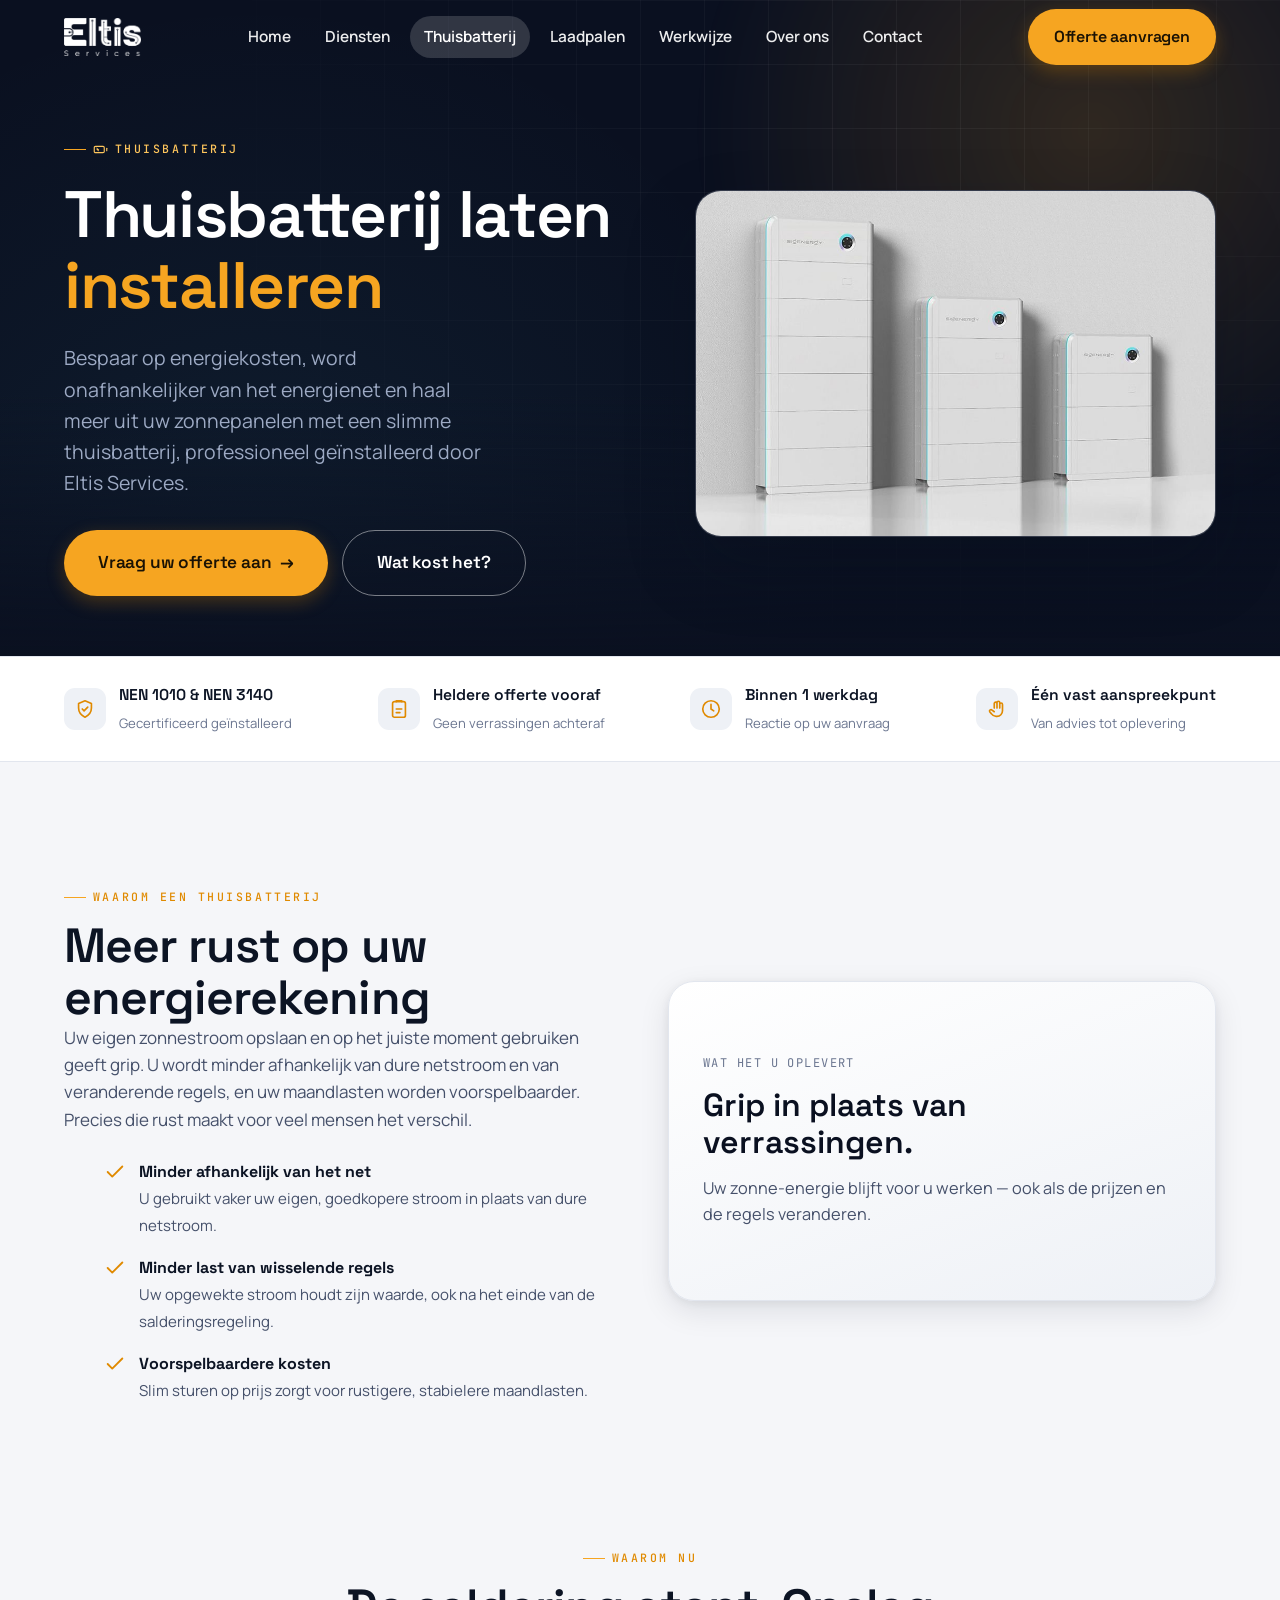
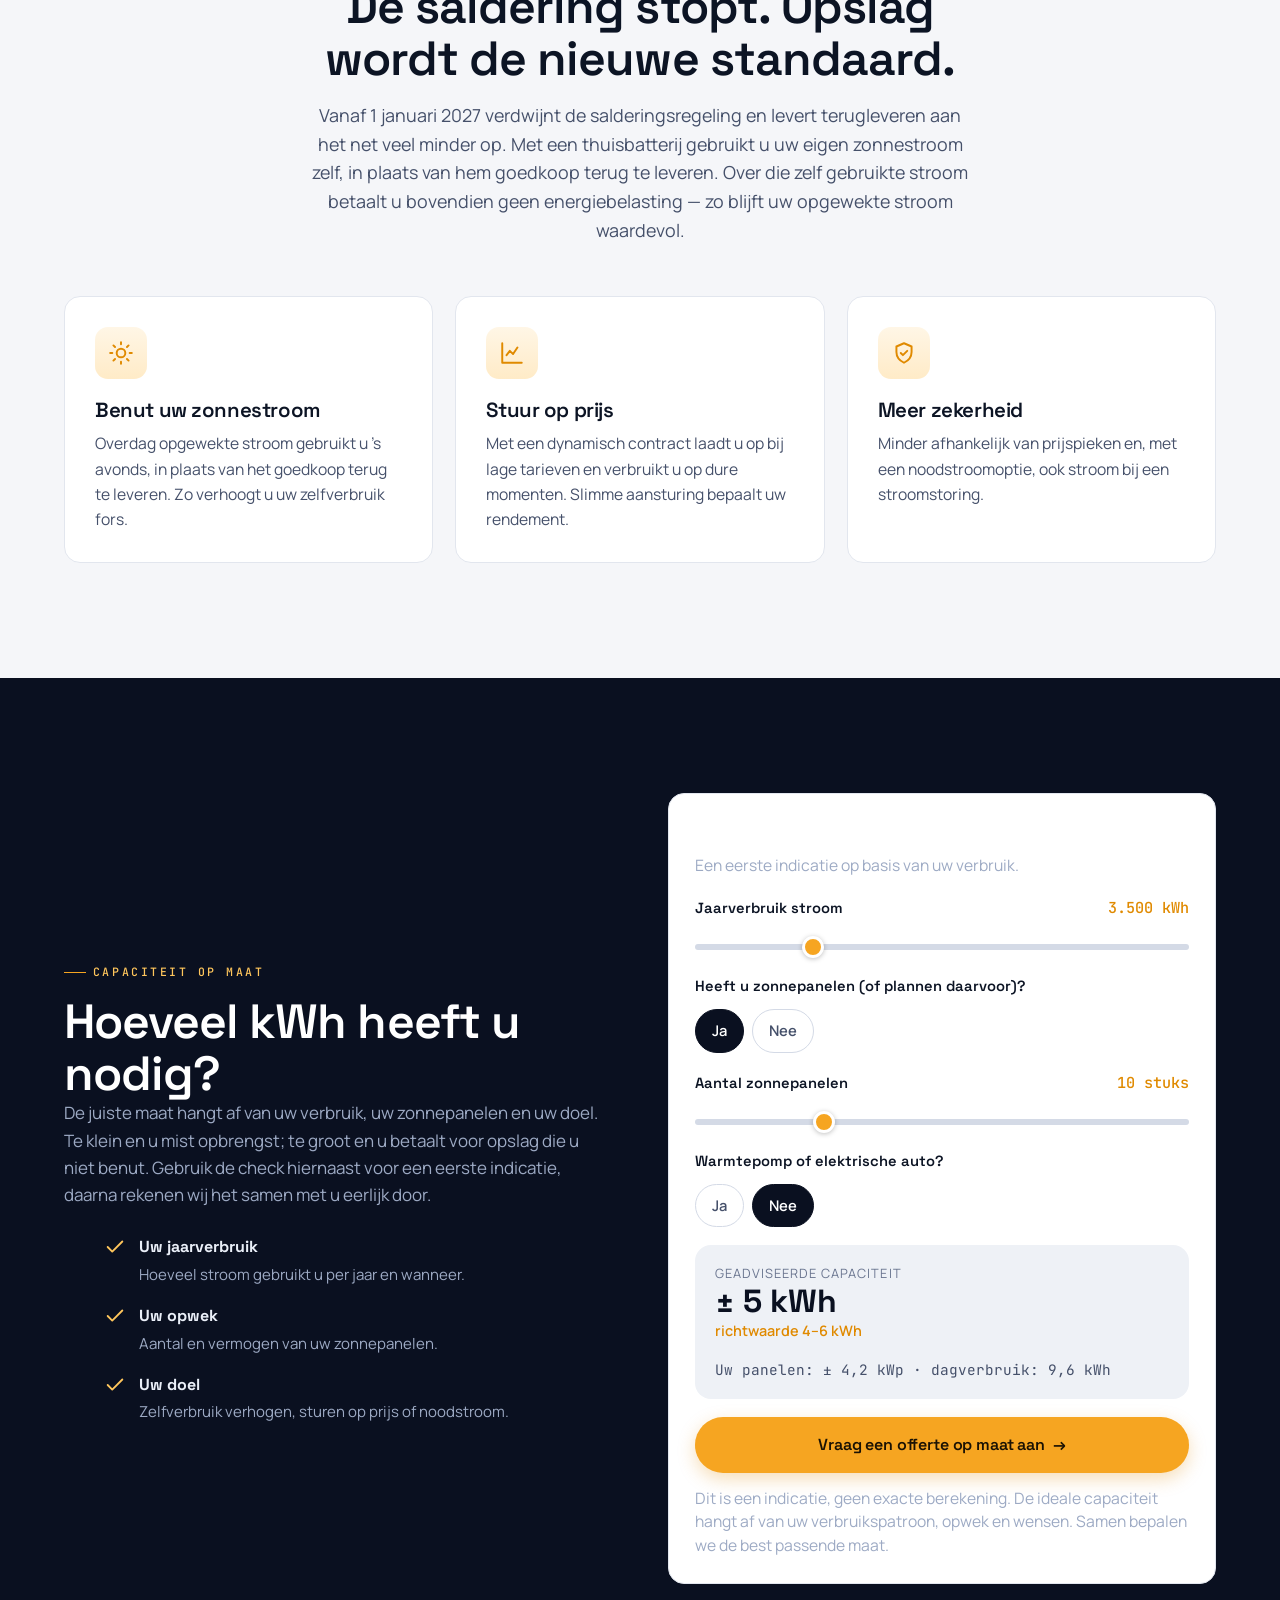
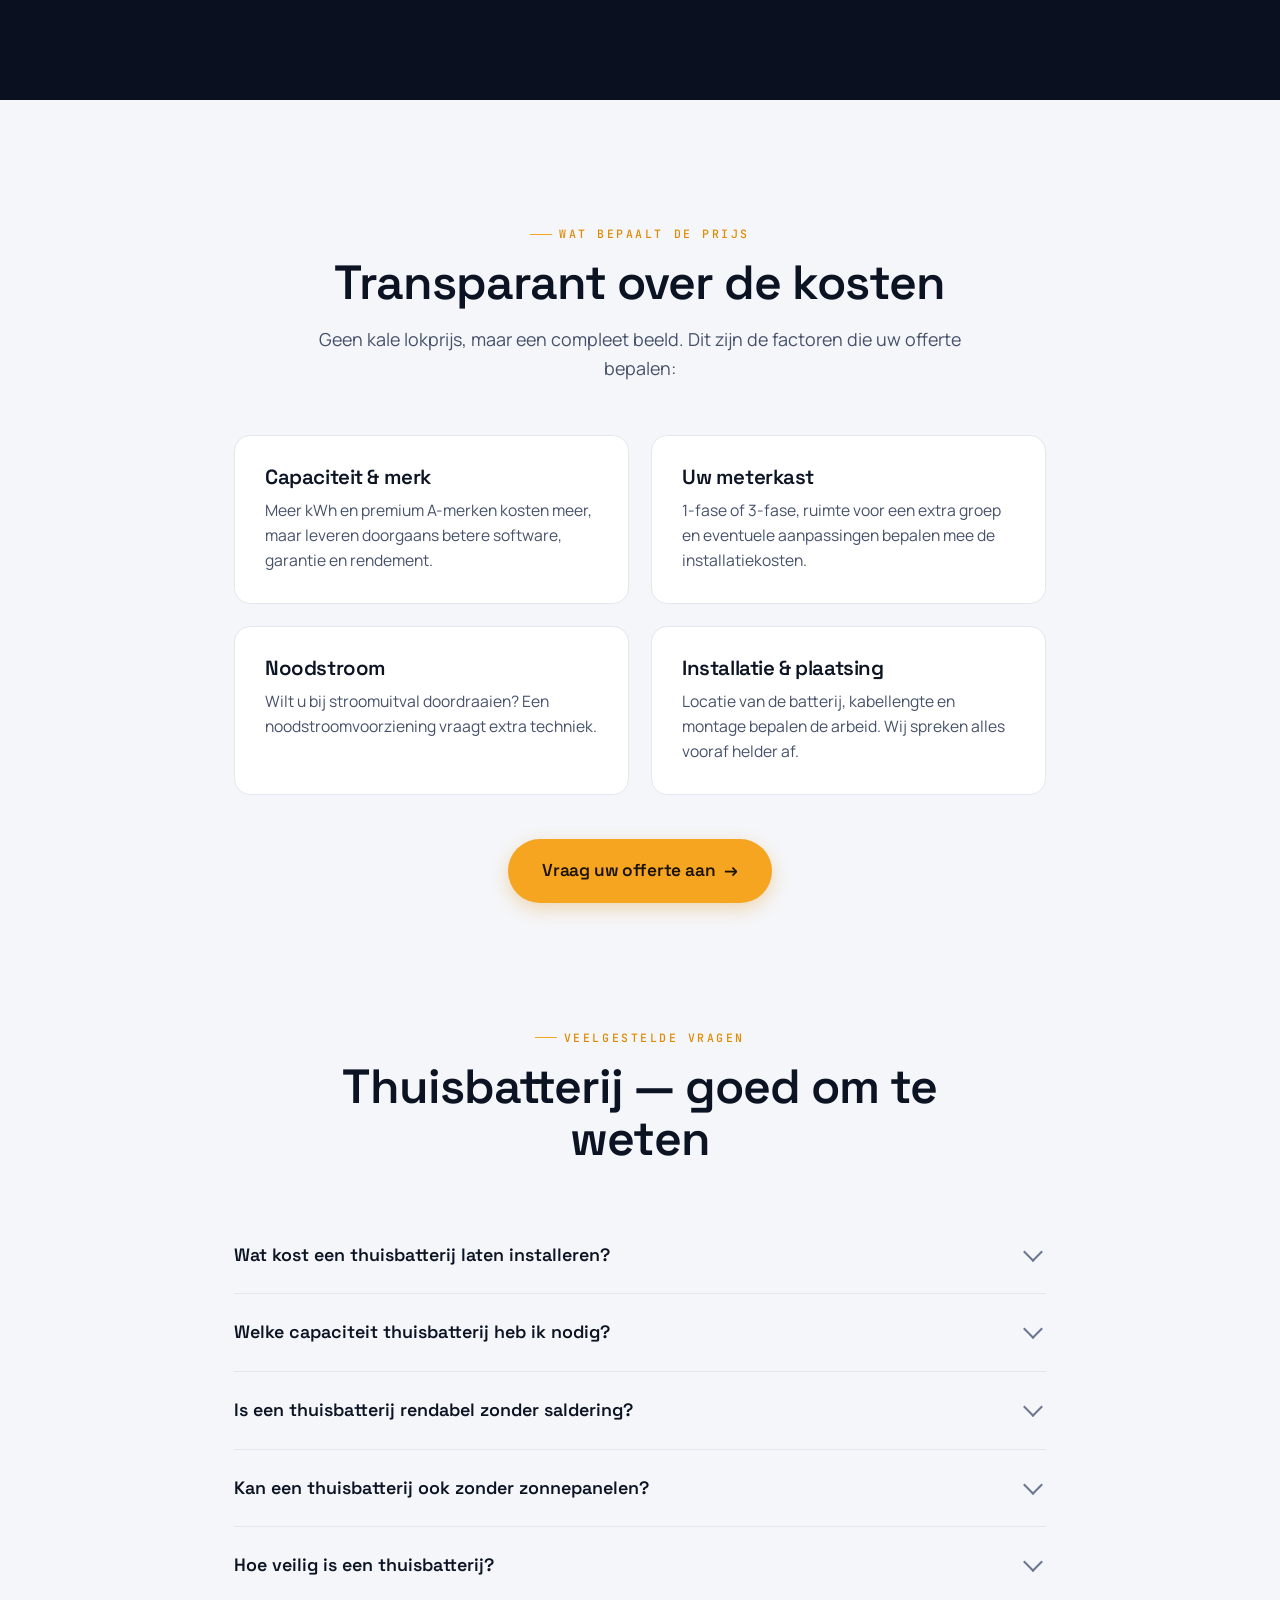
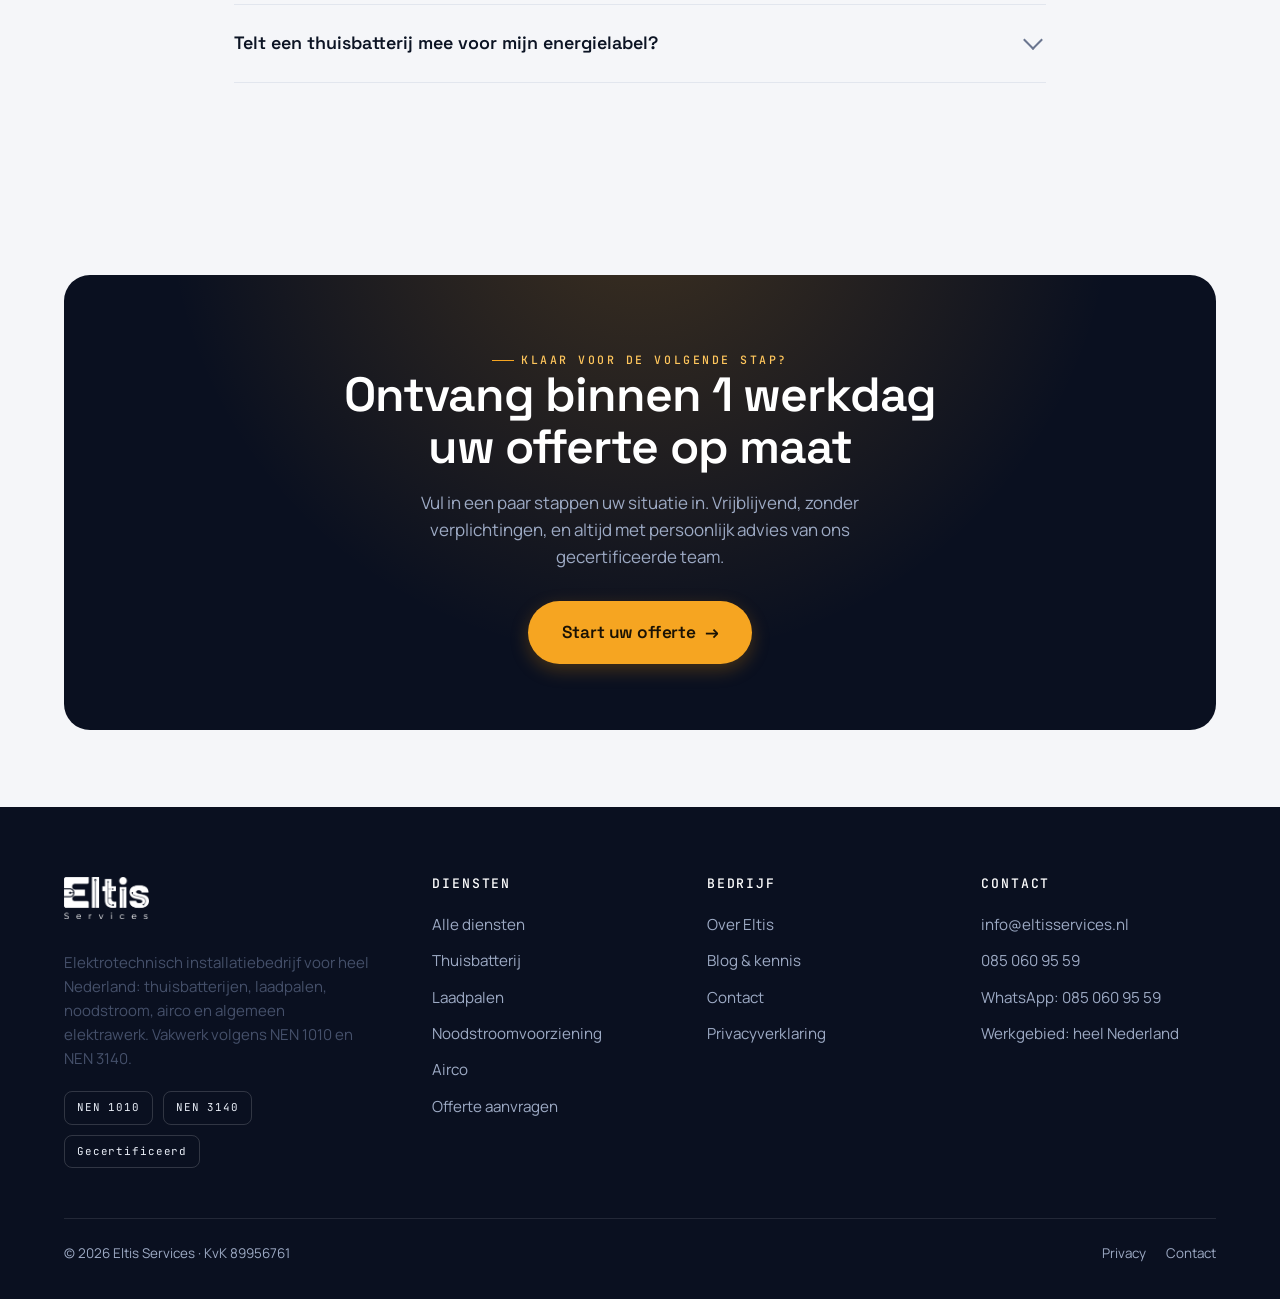
<file: thuisbatterij.html>
<!DOCTYPE html>
<html lang="nl">
<head>
<meta charset="utf-8">
<meta name="viewport" content="width=device-width, initial-scale=1">
<title>Thuisbatterij laten installeren of kopen | Eltis Services</title>
<meta name="description" content="Thuisbatterij laten installeren in heel Nederland? Eltis Services adviseert, levert en plaatst gecertificeerd volgens NEN 1010. Vraag een gratis offerte op maat aan.">
<link rel="canonical" href="https://eltisservices.nl/thuisbatterij.html">
<meta name="robots" content="index, follow">
<meta name="theme-color" content="#0A1020">
<meta property="og:type" content="website">
<meta property="og:title" content="Thuisbatterij laten installeren of kopen | Eltis Services">
<meta property="og:description" content="Thuisbatterij laten installeren in heel Nederland? Eltis Services adviseert, levert en plaatst gecertificeerd volgens NEN 1010. Vraag een gratis offerte op maat aan.">
<meta property="og:url" content="https://eltisservices.nl/thuisbatterij.html">
<meta property="og:site_name" content="Eltis Services">
<meta property="og:locale" content="nl_NL">
<meta name="twitter:card" content="summary_large_image">
<link rel="icon" type="image/png" sizes="32x32" href="assets/favicon-32.png">
<link rel="icon" type="image/png" sizes="16x16" href="assets/favicon-16.png">
<link rel="icon" href="assets/favicon.ico" sizes="any">
<link rel="apple-touch-icon" sizes="180x180" href="assets/apple-touch-icon.png">
<link rel="preconnect" href="https://fonts.googleapis.com">
<link rel="preconnect" href="https://fonts.gstatic.com" crossorigin>
<link href="https://fonts.googleapis.com/css2?family=Space+Grotesk:wght@400;500;600;700&family=Manrope:wght@400;500;600;700;800&family=JetBrains+Mono:wght@400;500&display=swap" rel="stylesheet">
<link rel="stylesheet" href="css/style.css">
<script type="application/ld+json">
{"@context":"https://schema.org","@type":"Electrician","name":"Eltis Services","image":"https://eltisservices.nl/assets/logo-mark.svg","url":"https://eltisservices.nl","email":"info@eltisservices.nl","telephone":"+31850609559","priceRange":"€€","areaServed":"Nederland","address":{"@type":"PostalAddress","addressCountry":"NL"},"description":"NEN 1010 en NEN 3140 gecertificeerd elektrotechnisch installatiebedrijf in heel Nederland: thuisbatterijen, laadpalen, noodstroomvoorzieningen, airco en algemeen elektrawerk.","knowsAbout":["thuisbatterij installatie","laadpaal installatie","noodstroomvoorziening","airco installatie","elektrotechniek","groepenkast","NEN 1010","NEN 3140"]}
</script>
<script type="application/ld+json">{"@context":"https://schema.org","@type":"BreadcrumbList","itemListElement":[{"@type":"ListItem","position":1,"name":"Home","item":"https://eltisservices.nl/index.html"},{"@type":"ListItem","position":2,"name":"Thuisbatterij","item":"https://eltisservices.nl/thuisbatterij.html"}]}</script>
<script type="application/ld+json">{"@context":"https://schema.org","@type":"FAQPage","mainEntity":[{"@type":"Question","name":"Wat kost een thuisbatterij laten installeren?","acceptedAnswer":{"@type":"Answer","text":"De totale prijs hangt af van de capaciteit (kWh), het merk en de complexiteit van uw meterkast. Een compleet geïnstalleerd systeem start doorgaans rond de 3.000 euro. Grotere capaciteit, noodstroom of een 3-fase installatie verhogen de prijs. Vraag een offerte op maat aan voor een exacte prijs."}},{"@type":"Question","name":"Welke capaciteit thuisbatterij heb ik nodig?","acceptedAnswer":{"@type":"Answer","text":"Dat hangt af van uw jaarverbruik, uw zonnepanelen en uw doel. Als vuistregel wilt u overdag opgewekte stroom &apos;s avonds kunnen gebruiken. Voor een gemiddeld huishouden is 5 tot 10 kWh vaak logisch; bij hoog verbruik, een warmtepomp of elektrische auto kan meer zinvol zijn. Wij adviseren op basis van uw cijfers."}},{"@type":"Question","name":"Is een thuisbatterij rendabel zonder saldering?","acceptedAnswer":{"@type":"Answer","text":"Juist zonder saldering wordt een thuisbatterij interessanter. Vanaf 1 januari 2027 stopt de salderingsregeling, waardoor terugleveren minder oplevert. Zelf opslaan en slim gebruiken van uw stroom, zeker met een dynamisch contract, verkort dan de terugverdientijd."}},{"@type":"Question","name":"Kan een thuisbatterij ook zonder zonnepanelen?","acceptedAnswer":{"@type":"Answer","text":"Ja. Zonder panelen koopt u stroom in op goedkope momenten en gebruikt u die als het duur is. Het voordeel is kleiner dan mét zonnepanelen, maar met een dynamisch contract en slimme sturing nog steeds de moeite waard."}},{"@type":"Question","name":"Hoe veilig is een thuisbatterij?","acceptedAnswer":{"@type":"Answer","text":"Wij plaatsen batterijen met veilige LFP-celtechniek (lithium-ijzerfosfaat) van gerenommeerde merken en sluiten ze aan volgens NEN 1010. Correcte installatie door een gecertificeerd installateur is bovendien een eis van uw opstalverzekeraar."}},{"@type":"Question","name":"Telt een thuisbatterij mee voor mijn energielabel?","acceptedAnswer":{"@type":"Answer","text":"Sinds mei 2026 kan een thuisbatterij meetellen voor het energielabel van uw woning, mits aan de voorwaarden wordt voldaan. We vertellen u graag wat dit voor uw situatie betekent."}}]}</script>
<script type="application/ld+json">{"@context":"https://schema.org","@type":"Service","serviceType":"Thuisbatterij installatie","provider":{"@type":"Electrician","name":"Eltis Services"},"areaServed":"heel Nederland","description":"Thuisbatterij laten installeren volgens NEN 1010 en NEN 3140."}</script>

</head>
<body>
<header class="site-header">
  <div class="wrap nav">
    <a class="brand on-hero" href="index.html"><img class="brand-logo" src="assets/logo.png" alt="Eltis Services" width="720" height="354"></a>
    <nav class="nav-links on-hero" aria-label="Hoofdmenu"><a href="index.html">Home</a><a href="diensten.html">Diensten</a><a href="thuisbatterij.html">Thuisbatterij</a><a href="laadpalen.html">Laadpalen</a><a href="werkwijze.html">Werkwijze</a><a href="over-ons.html">Over ons</a><a href="contact.html">Contact</a></nav>
    <div class="nav-cta">
      <a class="btn" href="offerte.html">Offerte aanvragen</a>
      <button class="nav-toggle on-hero" aria-label="Menu" aria-expanded="false"><span></span></button>
    </div>
  </div>
</header>
<nav class="mobile-menu" aria-label="Mobiel menu"><a href="index.html">Home</a><a href="diensten.html">Diensten</a><a href="thuisbatterij.html">Thuisbatterij</a><a href="laadpalen.html">Laadpalen</a><a href="werkwijze.html">Werkwijze</a><a href="over-ons.html">Over ons</a><a href="contact.html">Contact</a><a class="btn" href="offerte.html">Offerte aanvragen</a></nav>
<main id="main">
  <section class="hero" style="padding-bottom:60px">
    <div class="hero-bg"><div class="hero-grid-lines"></div></div>
    <div class="wrap hero-inner">
      <div class="reveal">
        <span class="eyebrow" style="color:var(--amber-soft)"><svg viewBox="0 0 24 24" fill="none" stroke="currentColor" stroke-width="1.8" stroke-linecap="round" stroke-linejoin="round"><rect x="2" y="7" width="16" height="10" rx="2"/><path d="M22 10v4"/><path d="M6 10l3 2-3 0 3 2" stroke-width="1.5"/></svg> Thuisbatterij</span>
        <h1>Thuisbatterij laten <span class="hl">installeren</span></h1>
        <p class="hero-lead">Bespaar op energiekosten, word onafhankelijker van het energienet en haal meer uit uw zonnepanelen met een slimme thuisbatterij, professioneel geïnstalleerd door Eltis Services.</p>
        <div class="hero-cta">
          <a class="btn btn-lg" href="offerte.html">Vraag uw offerte aan <span class="arrow">&rarr;</span></a>
          <a class="btn btn-ghost btn-lg" href="#kosten">Wat kost het?</a>
        </div>
      </div>
      <div class="reveal d1"><div class="media-panel media-photo"><img src="assets/thuisbatterij.jpg" alt="Thuisbatterij aan de wand, professioneel geïnstalleerd" loading="lazy"></div></div>
    </div>
  </section>

  <section class="trust-strip"><div class="wrap"><div class="trust-item"><div class="ic"><svg viewBox="0 0 24 24" fill="none" stroke="currentColor" stroke-width="1.8" stroke-linecap="round" stroke-linejoin="round"><path d="M12 3l7 3v5c0 4.5-3 8-7 10-4-2-7-5.5-7-10V6z"/><path d="M9 12l2 2 4-4"/></svg></div><div class="tx"><b>NEN 1010 &amp; NEN 3140</b><span>Gecertificeerd geïnstalleerd</span></div></div><div class="trust-item"><div class="ic"><svg viewBox="0 0 24 24" fill="none" stroke="currentColor" stroke-width="1.8" stroke-linecap="round" stroke-linejoin="round"><rect x="5" y="4" width="14" height="17" rx="2"/><path d="M9 4V3h6v1"/><path d="M9 12h6M9 16h4"/></svg></div><div class="tx"><b>Heldere offerte vooraf</b><span>Geen verrassingen achteraf</span></div></div><div class="trust-item"><div class="ic"><svg viewBox="0 0 24 24" fill="none" stroke="currentColor" stroke-width="1.8" stroke-linecap="round" stroke-linejoin="round"><circle cx="12" cy="12" r="9"/><path d="M12 7v5l3 2"/></svg></div><div class="tx"><b>Binnen 1 werkdag</b><span>Reactie op uw aanvraag</span></div></div><div class="trust-item"><div class="ic"><svg viewBox="0 0 24 24" fill="none" stroke="currentColor" stroke-width="1.8" stroke-linecap="round" stroke-linejoin="round"><path d="M9 11V6a1.5 1.5 0 0 1 3 0v5M12 11V5a1.5 1.5 0 0 1 3 0v6M15 11V7a1.5 1.5 0 0 1 3 0v7a6 6 0 0 1-6 6h-1a6 6 0 0 1-5-2.7L4 15a1.6 1.6 0 0 1 2.6-1.8L9 15"/></svg></div><div class="tx"><b>Één vast aanspreekpunt</b><span>Van advies tot oplevering</span></div></div></div></section>

  <section class="section" style="padding-bottom:20px"><div class="wrap">
    <div class="split">
      <div class="reveal">
        <span class="eyebrow">Waarom een thuisbatterij</span>
        <h2 class="mt-s">Meer rust op uw energierekening</h2>
        <p>Uw eigen zonnestroom opslaan en op het juiste moment gebruiken geeft grip. U wordt minder afhankelijk van dure netstroom en van veranderende regels, en uw maandlasten worden voorspelbaarder. Precies die rust maakt voor veel mensen het verschil.</p>
        <ul class="feature-list mt-m">
          <li><svg viewBox="0 0 24 24" fill="none" stroke="currentColor" stroke-width="2" stroke-linecap="round" stroke-linejoin="round"><path d="M20 6 9 17l-5-5"/></svg><div><b>Minder afhankelijk van het net</b><span>U gebruikt vaker uw eigen, goedkopere stroom in plaats van dure netstroom.</span></div></li>
          <li><svg viewBox="0 0 24 24" fill="none" stroke="currentColor" stroke-width="2" stroke-linecap="round" stroke-linejoin="round"><path d="M20 6 9 17l-5-5"/></svg><div><b>Minder last van wisselende regels</b><span>Uw opgewekte stroom houdt zijn waarde, ook na het einde van de salderingsregeling.</span></div></li>
          <li><svg viewBox="0 0 24 24" fill="none" stroke="currentColor" stroke-width="2" stroke-linecap="round" stroke-linejoin="round"><path d="M20 6 9 17l-5-5"/></svg><div><b>Voorspelbaardere kosten</b><span>Slim sturen op prijs zorgt voor rustigere, stabielere maandlasten.</span></div></li>
        </ul>
      </div>
      <div class="reveal d1"><div class="media-panel light" style="min-height:320px;display:flex;flex-direction:column;justify-content:center;gap:14px">
        <span style="font-family:var(--f-mono);font-size:.75rem;letter-spacing:.12em;text-transform:uppercase;color:var(--text-3)">Wat het u oplevert</span>
        <div style="font-family:var(--f-display);font-weight:600;font-size:2rem;line-height:1.15;color:var(--ink)">Grip in plaats van verrassingen.</div>
        <p style="color:var(--text-2);font-size:1.02rem;margin:0;line-height:1.6">Uw zonne-energie blijft voor u werken — ook als de prijzen en de regels veranderen.</p>
      </div></div>
    </div>
  </div></section>

  <section class="section"><div class="wrap">
    <div class="section-head center reveal">
      <span class="eyebrow">Waarom nu</span>
      <h2>De saldering stopt. Opslag wordt de nieuwe standaard.</h2>
      <p>Vanaf 1 januari 2027 verdwijnt de salderingsregeling en levert terugleveren aan het net veel minder op. Met een thuisbatterij gebruikt u uw eigen zonnestroom zelf, in plaats van hem goedkoop terug te leveren. Over die zelf gebruikte stroom betaalt u bovendien geen energiebelasting — zo blijft uw opgewekte stroom waardevol.</p>
    </div>
    <div class="grid g-3">
      <div class="card reveal"><div class="ic"><svg viewBox="0 0 24 24" fill="none" stroke="currentColor" stroke-width="1.8" stroke-linecap="round" stroke-linejoin="round"><circle cx="12" cy="12" r="4"/><path d="M12 2v2M12 20v2M4 12H2M22 12h-2M5 5l1.5 1.5M17.5 17.5 19 19M19 5l-1.5 1.5M6.5 17.5 5 19"/></svg></div><h3>Benut uw zonnestroom</h3><p>Overdag opgewekte stroom gebruikt u &apos;s avonds, in plaats van het goedkoop terug te leveren. Zo verhoogt u uw zelfverbruik fors.</p></div>
      <div class="card reveal d1"><div class="ic"><svg viewBox="0 0 24 24" fill="none" stroke="currentColor" stroke-width="1.8" stroke-linecap="round" stroke-linejoin="round"><path d="M3 3v18h18"/><path d="M7 14l3-4 3 3 4-6"/></svg></div><h3>Stuur op prijs</h3><p>Met een dynamisch contract laadt u op bij lage tarieven en verbruikt u op dure momenten. Slimme aansturing bepaalt uw rendement.</p></div>
      <div class="card reveal d2"><div class="ic"><svg viewBox="0 0 24 24" fill="none" stroke="currentColor" stroke-width="1.8" stroke-linecap="round" stroke-linejoin="round"><path d="M12 3l7 3v5c0 4.5-3 8-7 10-4-2-7-5.5-7-10V6z"/><path d="M9 12l2 2 4-4"/></svg></div><h3>Meer zekerheid</h3><p>Minder afhankelijk van prijspieken en, met een noodstroomoptie, ook stroom bij een stroomstoring.</p></div>
    </div>
  </div></section>

  <section class="section on-dark" id="capaciteit"><div class="wrap">
    <div class="split">
      <div class="reveal">
        <span class="eyebrow">Capaciteit op maat</span>
        <h2 class="mt-s">Hoeveel kWh heeft u nodig?</h2>
        <p>De juiste maat hangt af van uw verbruik, uw zonnepanelen en uw doel. Te klein en u mist opbrengst; te groot en u betaalt voor opslag die u niet benut. Gebruik de check hiernaast voor een eerste indicatie, daarna rekenen wij het samen met u eerlijk door.</p>
        <ul class="feature-list">
          <li><svg viewBox="0 0 24 24" fill="none" stroke="currentColor" stroke-width="2" stroke-linecap="round" stroke-linejoin="round"><path d="M20 6 9 17l-5-5"/></svg><div><b>Uw jaarverbruik</b><span>Hoeveel stroom gebruikt u per jaar en wanneer.</span></div></li>
          <li><svg viewBox="0 0 24 24" fill="none" stroke="currentColor" stroke-width="2" stroke-linecap="round" stroke-linejoin="round"><path d="M20 6 9 17l-5-5"/></svg><div><b>Uw opwek</b><span>Aantal en vermogen van uw zonnepanelen.</span></div></li>
          <li><svg viewBox="0 0 24 24" fill="none" stroke="currentColor" stroke-width="2" stroke-linecap="round" stroke-linejoin="round"><path d="M20 6 9 17l-5-5"/></svg><div><b>Uw doel</b><span>Zelfverbruik verhogen, sturen op prijs of noodstroom.</span></div></li>
        </ul>
      </div>
      <div class="reveal d1"><div class="capcalc card" data-capcalc>
      <div class="capcalc-head">
        <h3>Welke capaciteit past bij mij?</h3>
        <p class="capcalc-sub">Een eerste indicatie op basis van uw verbruik.</p>
      </div>
      <div class="capcalc-field">
        <label>Jaarverbruik stroom <span class="capval" data-out="verbruik">3.500 kWh</span></label>
        <input class="range" type="range" min="1000" max="12000" step="250" value="3500" data-cap="verbruik" aria-label="Jaarverbruik in kWh">
      </div>
      <div class="capcalc-field">
        <label>Heeft u zonnepanelen (of plannen daarvoor)?</label>
        <div class="capcalc-pills" data-cap="zon">
          <button type="button" class="pill is-on" data-v="ja">Ja</button>
          <button type="button" class="pill" data-v="nee">Nee</button>
        </div>
      </div>
      <div class="capcalc-field" data-cap-panelen>
        <label>Aantal zonnepanelen <span class="capval" data-out="panelen">10 stuks</span></label>
        <input class="range" type="range" min="0" max="40" step="1" value="10" data-cap="panelen" aria-label="Aantal zonnepanelen">
      </div>
      <div class="capcalc-field">
        <label>Warmtepomp of elektrische auto?</label>
        <div class="capcalc-pills" data-cap="extra">
          <button type="button" class="pill" data-v="ja">Ja</button>
          <button type="button" class="pill is-on" data-v="nee">Nee</button>
        </div>
      </div>
      <div class="capcalc-result">
        <div class="capcalc-advies">
          <span class="cap-k">Geadviseerde capaciteit</span>
          <span class="cap-big" data-out="advies">± 5 kWh</span>
          <span class="cap-range" data-out="range">richtwaarde 3&ndash;7 kWh</span>
        </div>
        <div class="cap-note" data-out="dag">Gemiddeld dagverbruik: 9,6 kWh</div>
      </div>
      <a class="btn btn-full" href="offerte.html">Vraag een offerte op maat aan <span class="arrow">&rarr;</span></a>
      <p class="cap-disclaimer">Dit is een indicatie, geen exacte berekening. De ideale capaciteit hangt af van uw verbruikspatroon, opwek en wensen. Samen bepalen we de best passende maat.</p>
    </div></div>
    </div>
  </div></section>

  <section class="section" id="kosten"><div class="wrap narrow">
    <div class="section-head center reveal"><span class="eyebrow">Wat bepaalt de prijs</span><h2 class="mt-s">Transparant over de kosten</h2>
      <p>Geen kale lokprijs, maar een compleet beeld. Dit zijn de factoren die uw offerte bepalen:</p></div>
    <div class="grid g-2 reveal d1">
      <div class="card"><h3>Capaciteit &amp; merk</h3><p>Meer kWh en premium A-merken kosten meer, maar leveren doorgaans betere software, garantie en rendement.</p></div>
      <div class="card"><h3>Uw meterkast</h3><p>1-fase of 3-fase, ruimte voor een extra groep en eventuele aanpassingen bepalen mee de installatiekosten.</p></div>
      <div class="card"><h3>Noodstroom</h3><p>Wilt u bij stroomuitval doordraaien? Een noodstroomvoorziening vraagt extra techniek.</p></div>
      <div class="card"><h3>Installatie &amp; plaatsing</h3><p>Locatie van de batterij, kabellengte en montage bepalen de arbeid. Wij spreken alles vooraf helder af.</p></div>
    </div>
    <div class="center mt-l reveal"><a class="btn btn-lg" href="offerte.html">Vraag uw offerte aan <span class="arrow">&rarr;</span></a></div>
  </div></section>


  <section class="section" style="padding-top:0"><div class="wrap narrow">
    <div class="section-head center reveal"><span class="eyebrow">Veelgestelde vragen</span><h2 class="mt-s">Thuisbatterij — goed om te weten</h2></div>
    <div class="reveal d1"><div class="faq"><details><summary>Wat kost een thuisbatterij laten installeren?</summary><div class="ans">De totale prijs hangt af van de capaciteit (kWh), het merk en de complexiteit van uw meterkast. Een compleet geïnstalleerd systeem start doorgaans rond de 3.000 euro. Grotere capaciteit, noodstroom of een 3-fase installatie verhogen de prijs. Vraag een offerte op maat aan voor een exacte prijs.</div></details><details><summary>Welke capaciteit thuisbatterij heb ik nodig?</summary><div class="ans">Dat hangt af van uw jaarverbruik, uw zonnepanelen en uw doel. Als vuistregel wilt u overdag opgewekte stroom &apos;s avonds kunnen gebruiken. Voor een gemiddeld huishouden is 5 tot 10 kWh vaak logisch; bij hoog verbruik, een warmtepomp of elektrische auto kan meer zinvol zijn. Wij adviseren op basis van uw cijfers.</div></details><details><summary>Is een thuisbatterij rendabel zonder saldering?</summary><div class="ans">Juist zonder saldering wordt een thuisbatterij interessanter. Vanaf 1 januari 2027 stopt de salderingsregeling, waardoor terugleveren minder oplevert. Zelf opslaan en slim gebruiken van uw stroom, zeker met een dynamisch contract, verkort dan de terugverdientijd.</div></details><details><summary>Kan een thuisbatterij ook zonder zonnepanelen?</summary><div class="ans">Ja. Zonder panelen koopt u stroom in op goedkope momenten en gebruikt u die als het duur is. Het voordeel is kleiner dan mét zonnepanelen, maar met een dynamisch contract en slimme sturing nog steeds de moeite waard.</div></details><details><summary>Hoe veilig is een thuisbatterij?</summary><div class="ans">Wij plaatsen batterijen met veilige LFP-celtechniek (lithium-ijzerfosfaat) van gerenommeerde merken en sluiten ze aan volgens NEN 1010. Correcte installatie door een gecertificeerd installateur is bovendien een eis van uw opstalverzekeraar.</div></details><details><summary>Telt een thuisbatterij mee voor mijn energielabel?</summary><div class="ans">Sinds mei 2026 kan een thuisbatterij meetellen voor het energielabel van uw woning, mits aan de voorwaarden wordt voldaan. We vertellen u graag wat dit voor uw situatie betekent.</div></details></div></div>
  </div></section>

  <section class="section-sm"><div class="wrap"><div class="cta-band reveal">
      <span class="eyebrow" style="color:var(--amber-soft)">Klaar voor de volgende stap?</span>
      <h2>Ontvang binnen 1 werkdag uw offerte op maat</h2>
      <p>Vul in een paar stappen uw situatie in. Vrijblijvend, zonder verplichtingen, en altijd met persoonlijk advies van ons gecertificeerde team.</p>
      <a class="btn btn-lg" href="offerte.html">Start uw offerte <span class="arrow">&rarr;</span></a>
    </div></div></section>
</main>
<footer class="site-footer">
  <div class="wrap">
    <div class="footer-top">
      <div class="footer-brand">
        <a class="brand" href="index.html"><img class="brand-logo" src="assets/logo.png" alt="Eltis Services" width="720" height="354"></a>
        <p>Elektrotechnisch installatiebedrijf voor heel Nederland: thuisbatterijen, laadpalen, noodstroom, airco en algemeen elektrawerk. Vakwerk volgens NEN 1010 en NEN 3140.</p>
        <div class="footer-badges">
          <span class="badge">NEN 1010</span><span class="badge">NEN 3140</span><span class="badge">Gecertificeerd</span>
        </div>
      </div>
      <div class="footer-col">
        <h4>Diensten</h4>
        <a href="diensten.html">Alle diensten</a>
        <a href="thuisbatterij.html">Thuisbatterij</a>
        <a href="laadpalen.html">Laadpalen</a>
        <a href="diensten.html#noodstroom">Noodstroomvoorziening</a>
        <a href="diensten.html#airco">Airco</a>
        <a href="offerte.html">Offerte aanvragen</a>
      </div>
      <div class="footer-col">
        <h4>Bedrijf</h4>
        <a href="over-ons.html">Over Eltis</a>
        <a href="blog.html">Blog &amp; kennis</a>
        <a href="contact.html">Contact</a>
        <a href="privacy.html">Privacyverklaring</a>
      </div>
      <div class="footer-col">
        <h4>Contact</h4>
        <a href="mailto:info@eltisservices.nl">info@eltisservices.nl</a>
        <a href="tel:+31850609559">085 060 95 59</a>
        <a href="https://wa.me/31850609559">WhatsApp: 085 060 95 59</a>
        <a href="contact.html">Werkgebied: heel Nederland</a>
      </div>
    </div>
    <div class="footer-bottom">
      <span>&copy; 2026 Eltis Services · KvK 89956761</span>
      <span class="fl"><a href="privacy.html">Privacy</a><a href="contact.html">Contact</a></span>
    </div>
  </div>
</footer>
<script src="js/main.js" defer></script>
</body>
</html>
</file>
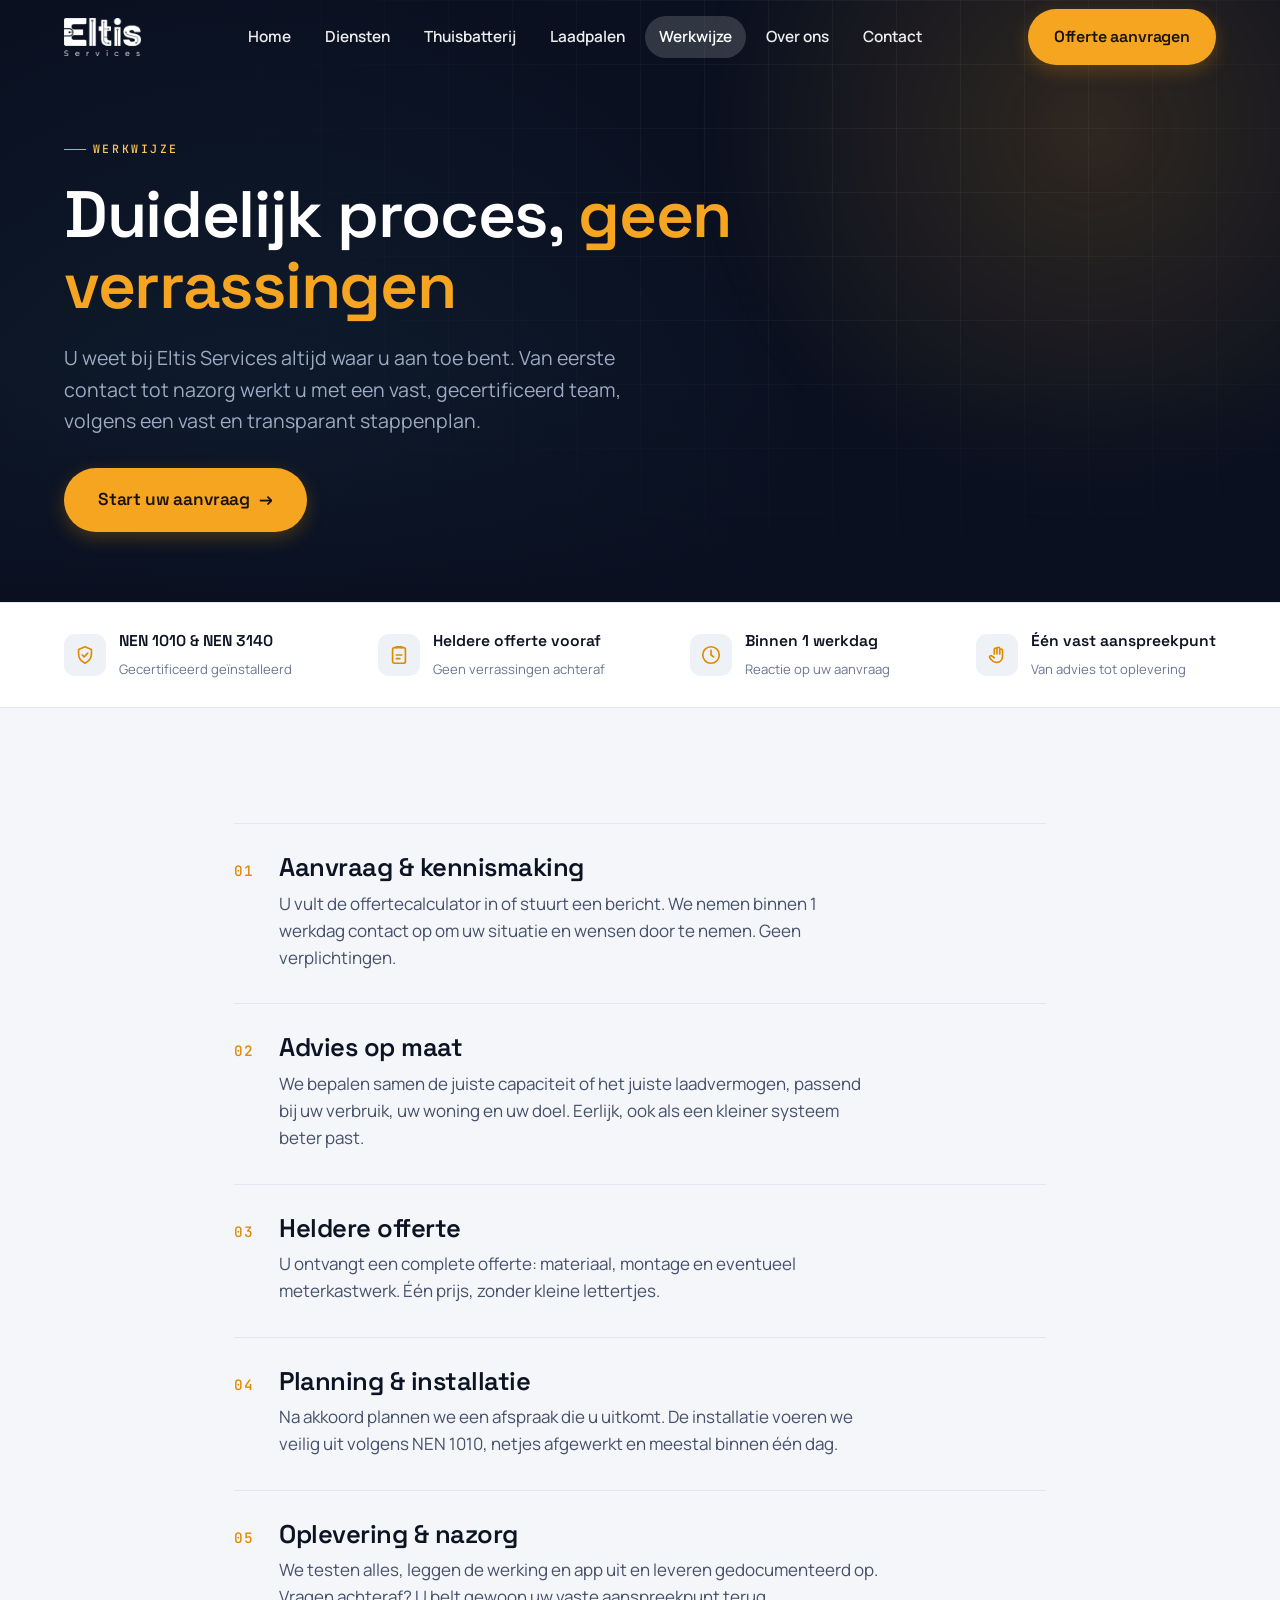
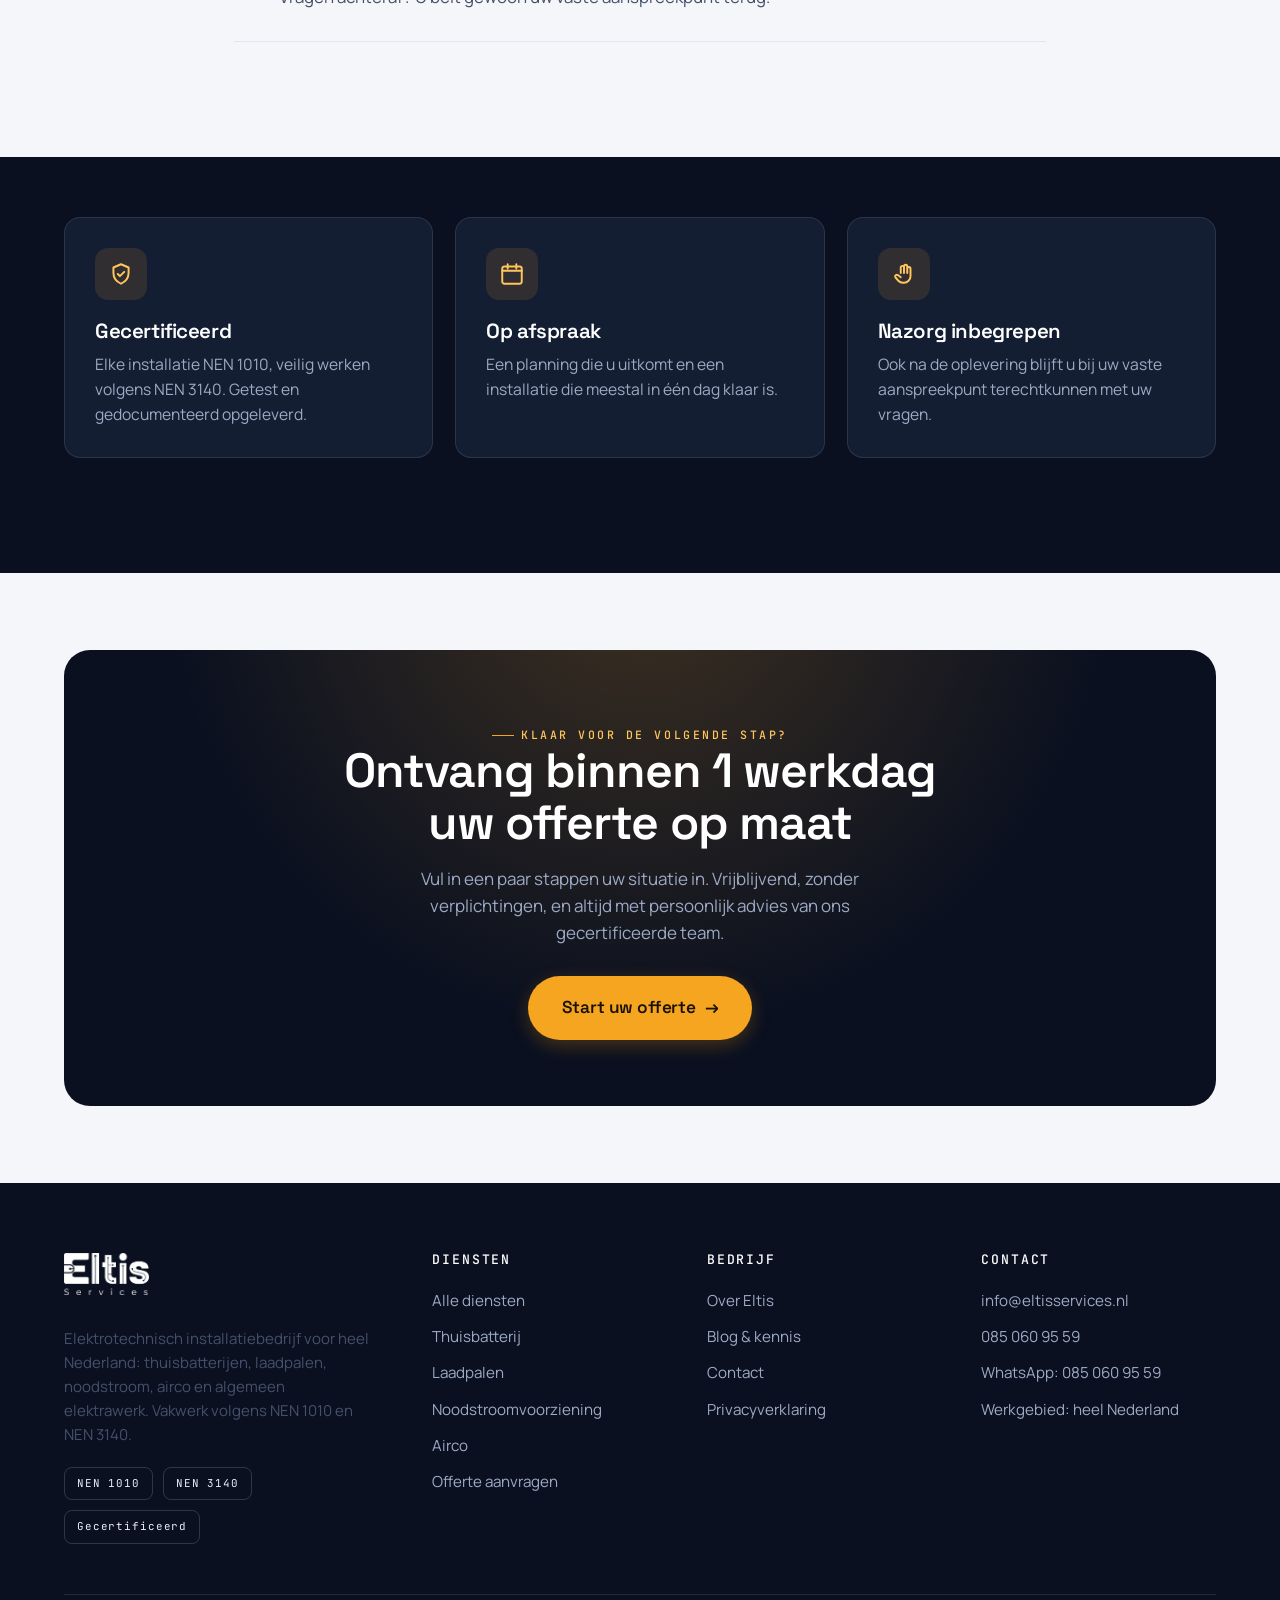
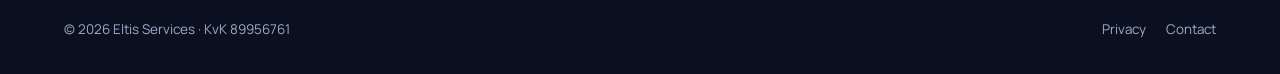
<file: werkwijze.html>
<!DOCTYPE html>
<html lang="nl">
<head>
<meta charset="utf-8">
<meta name="viewport" content="width=device-width, initial-scale=1">
<title>Onze werkwijze | Eltis Services</title>
<meta name="description" content="Zo werkt Eltis Services: van aanvraag en advies tot gecertificeerde installatie en nazorg. Eén vakman, een vast stappenplan en geen verrassingen.">
<link rel="canonical" href="https://eltisservices.nl/werkwijze.html">
<meta name="robots" content="index, follow">
<meta name="theme-color" content="#0A1020">
<meta property="og:type" content="website">
<meta property="og:title" content="Onze werkwijze | Eltis Services">
<meta property="og:description" content="Zo werkt Eltis Services: van aanvraag en advies tot gecertificeerde installatie en nazorg. Eén vakman, een vast stappenplan en geen verrassingen.">
<meta property="og:url" content="https://eltisservices.nl/werkwijze.html">
<meta property="og:site_name" content="Eltis Services">
<meta property="og:locale" content="nl_NL">
<meta name="twitter:card" content="summary_large_image">
<link rel="icon" type="image/png" sizes="32x32" href="assets/favicon-32.png">
<link rel="icon" type="image/png" sizes="16x16" href="assets/favicon-16.png">
<link rel="icon" href="assets/favicon.ico" sizes="any">
<link rel="apple-touch-icon" sizes="180x180" href="assets/apple-touch-icon.png">
<link rel="preconnect" href="https://fonts.googleapis.com">
<link rel="preconnect" href="https://fonts.gstatic.com" crossorigin>
<link href="https://fonts.googleapis.com/css2?family=Space+Grotesk:wght@400;500;600;700&family=Manrope:wght@400;500;600;700;800&family=JetBrains+Mono:wght@400;500&display=swap" rel="stylesheet">
<link rel="stylesheet" href="css/style.css">
<script type="application/ld+json">
{"@context":"https://schema.org","@type":"Electrician","name":"Eltis Services","image":"https://eltisservices.nl/assets/logo-mark.svg","url":"https://eltisservices.nl","email":"info@eltisservices.nl","telephone":"+31850609559","priceRange":"€€","areaServed":"Nederland","address":{"@type":"PostalAddress","addressCountry":"NL"},"description":"NEN 1010 en NEN 3140 gecertificeerd elektrotechnisch installatiebedrijf in heel Nederland: thuisbatterijen, laadpalen, noodstroomvoorzieningen, airco en algemeen elektrawerk.","knowsAbout":["thuisbatterij installatie","laadpaal installatie","noodstroomvoorziening","airco installatie","elektrotechniek","groepenkast","NEN 1010","NEN 3140"]}
</script>
<script type="application/ld+json">{"@context":"https://schema.org","@type":"BreadcrumbList","itemListElement":[{"@type":"ListItem","position":1,"name":"Home","item":"https://eltisservices.nl/index.html"},{"@type":"ListItem","position":2,"name":"Werkwijze","item":"https://eltisservices.nl/werkwijze.html"}]}</script>

</head>
<body>
<header class="site-header">
  <div class="wrap nav">
    <a class="brand on-hero" href="index.html"><img class="brand-logo" src="assets/logo.png" alt="Eltis Services" width="720" height="354"></a>
    <nav class="nav-links on-hero" aria-label="Hoofdmenu"><a href="index.html">Home</a><a href="diensten.html">Diensten</a><a href="thuisbatterij.html">Thuisbatterij</a><a href="laadpalen.html">Laadpalen</a><a href="werkwijze.html">Werkwijze</a><a href="over-ons.html">Over ons</a><a href="contact.html">Contact</a></nav>
    <div class="nav-cta">
      <a class="btn" href="offerte.html">Offerte aanvragen</a>
      <button class="nav-toggle on-hero" aria-label="Menu" aria-expanded="false"><span></span></button>
    </div>
  </div>
</header>
<nav class="mobile-menu" aria-label="Mobiel menu"><a href="index.html">Home</a><a href="diensten.html">Diensten</a><a href="thuisbatterij.html">Thuisbatterij</a><a href="laadpalen.html">Laadpalen</a><a href="werkwijze.html">Werkwijze</a><a href="over-ons.html">Over ons</a><a href="contact.html">Contact</a><a class="btn" href="offerte.html">Offerte aanvragen</a></nav>
<main id="main">
  <section class="hero" style="padding-bottom:70px">
    <div class="hero-bg"><div class="hero-grid-lines"></div></div>
    <div class="wrap" style="position:relative;z-index:2">
      <div class="reveal" style="max-width:720px">
        <span class="eyebrow" style="color:var(--amber-soft)">Werkwijze</span>
        <h1>Duidelijk proces, <span style="color:var(--amber)">geen verrassingen</span></h1>
        <p class="hero-lead" style="max-width:52ch">U weet bij Eltis Services altijd waar u aan toe bent. Van eerste contact tot nazorg werkt u met een vast, gecertificeerd team, volgens een vast en transparant stappenplan.</p>
        <div class="hero-cta"><a class="btn btn-lg" href="offerte.html">Start uw aanvraag <span class="arrow">&rarr;</span></a></div>
      </div>
    </div>
  </section>

  <section class="trust-strip"><div class="wrap"><div class="trust-item"><div class="ic"><svg viewBox="0 0 24 24" fill="none" stroke="currentColor" stroke-width="1.8" stroke-linecap="round" stroke-linejoin="round"><path d="M12 3l7 3v5c0 4.5-3 8-7 10-4-2-7-5.5-7-10V6z"/><path d="M9 12l2 2 4-4"/></svg></div><div class="tx"><b>NEN 1010 &amp; NEN 3140</b><span>Gecertificeerd geïnstalleerd</span></div></div><div class="trust-item"><div class="ic"><svg viewBox="0 0 24 24" fill="none" stroke="currentColor" stroke-width="1.8" stroke-linecap="round" stroke-linejoin="round"><rect x="5" y="4" width="14" height="17" rx="2"/><path d="M9 4V3h6v1"/><path d="M9 12h6M9 16h4"/></svg></div><div class="tx"><b>Heldere offerte vooraf</b><span>Geen verrassingen achteraf</span></div></div><div class="trust-item"><div class="ic"><svg viewBox="0 0 24 24" fill="none" stroke="currentColor" stroke-width="1.8" stroke-linecap="round" stroke-linejoin="round"><circle cx="12" cy="12" r="9"/><path d="M12 7v5l3 2"/></svg></div><div class="tx"><b>Binnen 1 werkdag</b><span>Reactie op uw aanvraag</span></div></div><div class="trust-item"><div class="ic"><svg viewBox="0 0 24 24" fill="none" stroke="currentColor" stroke-width="1.8" stroke-linecap="round" stroke-linejoin="round"><path d="M9 11V6a1.5 1.5 0 0 1 3 0v5M12 11V5a1.5 1.5 0 0 1 3 0v6M15 11V7a1.5 1.5 0 0 1 3 0v7a6 6 0 0 1-6 6h-1a6 6 0 0 1-5-2.7L4 15a1.6 1.6 0 0 1 2.6-1.8L9 15"/></svg></div><div class="tx"><b>Één vast aanspreekpunt</b><span>Van advies tot oplevering</span></div></div></div></section>

  <section class="section"><div class="wrap narrow">
    <div class="steps"><div class="step reveal"><div class="num">01</div><div class="body"><h3>Aanvraag &amp; kennismaking</h3><p>U vult de offertecalculator in of stuurt een bericht. We nemen binnen 1 werkdag contact op om uw situatie en wensen door te nemen. Geen verplichtingen.</p></div></div><div class="step reveal"><div class="num">02</div><div class="body"><h3>Advies op maat</h3><p>We bepalen samen de juiste capaciteit of het juiste laadvermogen, passend bij uw verbruik, uw woning en uw doel. Eerlijk, ook als een kleiner systeem beter past.</p></div></div><div class="step reveal"><div class="num">03</div><div class="body"><h3>Heldere offerte</h3><p>U ontvangt een complete offerte: materiaal, montage en eventueel meterkastwerk. Één prijs, zonder kleine lettertjes.</p></div></div><div class="step reveal"><div class="num">04</div><div class="body"><h3>Planning &amp; installatie</h3><p>Na akkoord plannen we een afspraak die u uitkomt. De installatie voeren we veilig uit volgens NEN 1010, netjes afgewerkt en meestal binnen één dag.</p></div></div><div class="step reveal"><div class="num">05</div><div class="body"><h3>Oplevering &amp; nazorg</h3><p>We testen alles, leggen de werking en app uit en leveren gedocumenteerd op. Vragen achteraf? U belt gewoon uw vaste aanspreekpunt terug.</p></div></div></div>
  </div></section>

  <section class="section on-dark" style="padding-top:0"><div class="wrap">
    <div class="grid g-3" style="padding-top:60px">
      <div class="card reveal"><div class="ic"><svg viewBox="0 0 24 24" fill="none" stroke="currentColor" stroke-width="1.8" stroke-linecap="round" stroke-linejoin="round"><path d="M12 3l7 3v5c0 4.5-3 8-7 10-4-2-7-5.5-7-10V6z"/><path d="M9 12l2 2 4-4"/></svg></div><h3>Gecertificeerd</h3><p>Elke installatie NEN 1010, veilig werken volgens NEN 3140. Getest en gedocumenteerd opgeleverd.</p></div>
      <div class="card reveal d1"><div class="ic"><svg viewBox="0 0 24 24" fill="none" stroke="currentColor" stroke-width="1.8" stroke-linecap="round" stroke-linejoin="round"><rect x="3" y="5" width="18" height="16" rx="2"/><path d="M3 9h18M8 3v4M16 3v4"/></svg></div><h3>Op afspraak</h3><p>Een planning die u uitkomt en een installatie die meestal in één dag klaar is.</p></div>
      <div class="card reveal d2"><div class="ic"><svg viewBox="0 0 24 24" fill="none" stroke="currentColor" stroke-width="1.8" stroke-linecap="round" stroke-linejoin="round"><path d="M9 11V6a1.5 1.5 0 0 1 3 0v5M12 11V5a1.5 1.5 0 0 1 3 0v6M15 11V7a1.5 1.5 0 0 1 3 0v7a6 6 0 0 1-6 6h-1a6 6 0 0 1-5-2.7L4 15a1.6 1.6 0 0 1 2.6-1.8L9 15"/></svg></div><h3>Nazorg inbegrepen</h3><p>Ook na de oplevering blijft u bij uw vaste aanspreekpunt terechtkunnen met uw vragen.</p></div>
    </div>
  </div></section>

  <section class="section-sm"><div class="wrap"><div class="cta-band reveal">
      <span class="eyebrow" style="color:var(--amber-soft)">Klaar voor de volgende stap?</span>
      <h2>Ontvang binnen 1 werkdag uw offerte op maat</h2>
      <p>Vul in een paar stappen uw situatie in. Vrijblijvend, zonder verplichtingen, en altijd met persoonlijk advies van ons gecertificeerde team.</p>
      <a class="btn btn-lg" href="offerte.html">Start uw offerte <span class="arrow">&rarr;</span></a>
    </div></div></section>
</main>
<footer class="site-footer">
  <div class="wrap">
    <div class="footer-top">
      <div class="footer-brand">
        <a class="brand" href="index.html"><img class="brand-logo" src="assets/logo.png" alt="Eltis Services" width="720" height="354"></a>
        <p>Elektrotechnisch installatiebedrijf voor heel Nederland: thuisbatterijen, laadpalen, noodstroom, airco en algemeen elektrawerk. Vakwerk volgens NEN 1010 en NEN 3140.</p>
        <div class="footer-badges">
          <span class="badge">NEN 1010</span><span class="badge">NEN 3140</span><span class="badge">Gecertificeerd</span>
        </div>
      </div>
      <div class="footer-col">
        <h4>Diensten</h4>
        <a href="diensten.html">Alle diensten</a>
        <a href="thuisbatterij.html">Thuisbatterij</a>
        <a href="laadpalen.html">Laadpalen</a>
        <a href="diensten.html#noodstroom">Noodstroomvoorziening</a>
        <a href="diensten.html#airco">Airco</a>
        <a href="offerte.html">Offerte aanvragen</a>
      </div>
      <div class="footer-col">
        <h4>Bedrijf</h4>
        <a href="over-ons.html">Over Eltis</a>
        <a href="blog.html">Blog &amp; kennis</a>
        <a href="contact.html">Contact</a>
        <a href="privacy.html">Privacyverklaring</a>
      </div>
      <div class="footer-col">
        <h4>Contact</h4>
        <a href="mailto:info@eltisservices.nl">info@eltisservices.nl</a>
        <a href="tel:+31850609559">085 060 95 59</a>
        <a href="https://wa.me/31850609559">WhatsApp: 085 060 95 59</a>
        <a href="contact.html">Werkgebied: heel Nederland</a>
      </div>
    </div>
    <div class="footer-bottom">
      <span>&copy; 2026 Eltis Services · KvK 89956761</span>
      <span class="fl"><a href="privacy.html">Privacy</a><a href="contact.html">Contact</a></span>
    </div>
  </div>
</footer>
<script src="js/main.js" defer></script>
</body>
</html>
</file>
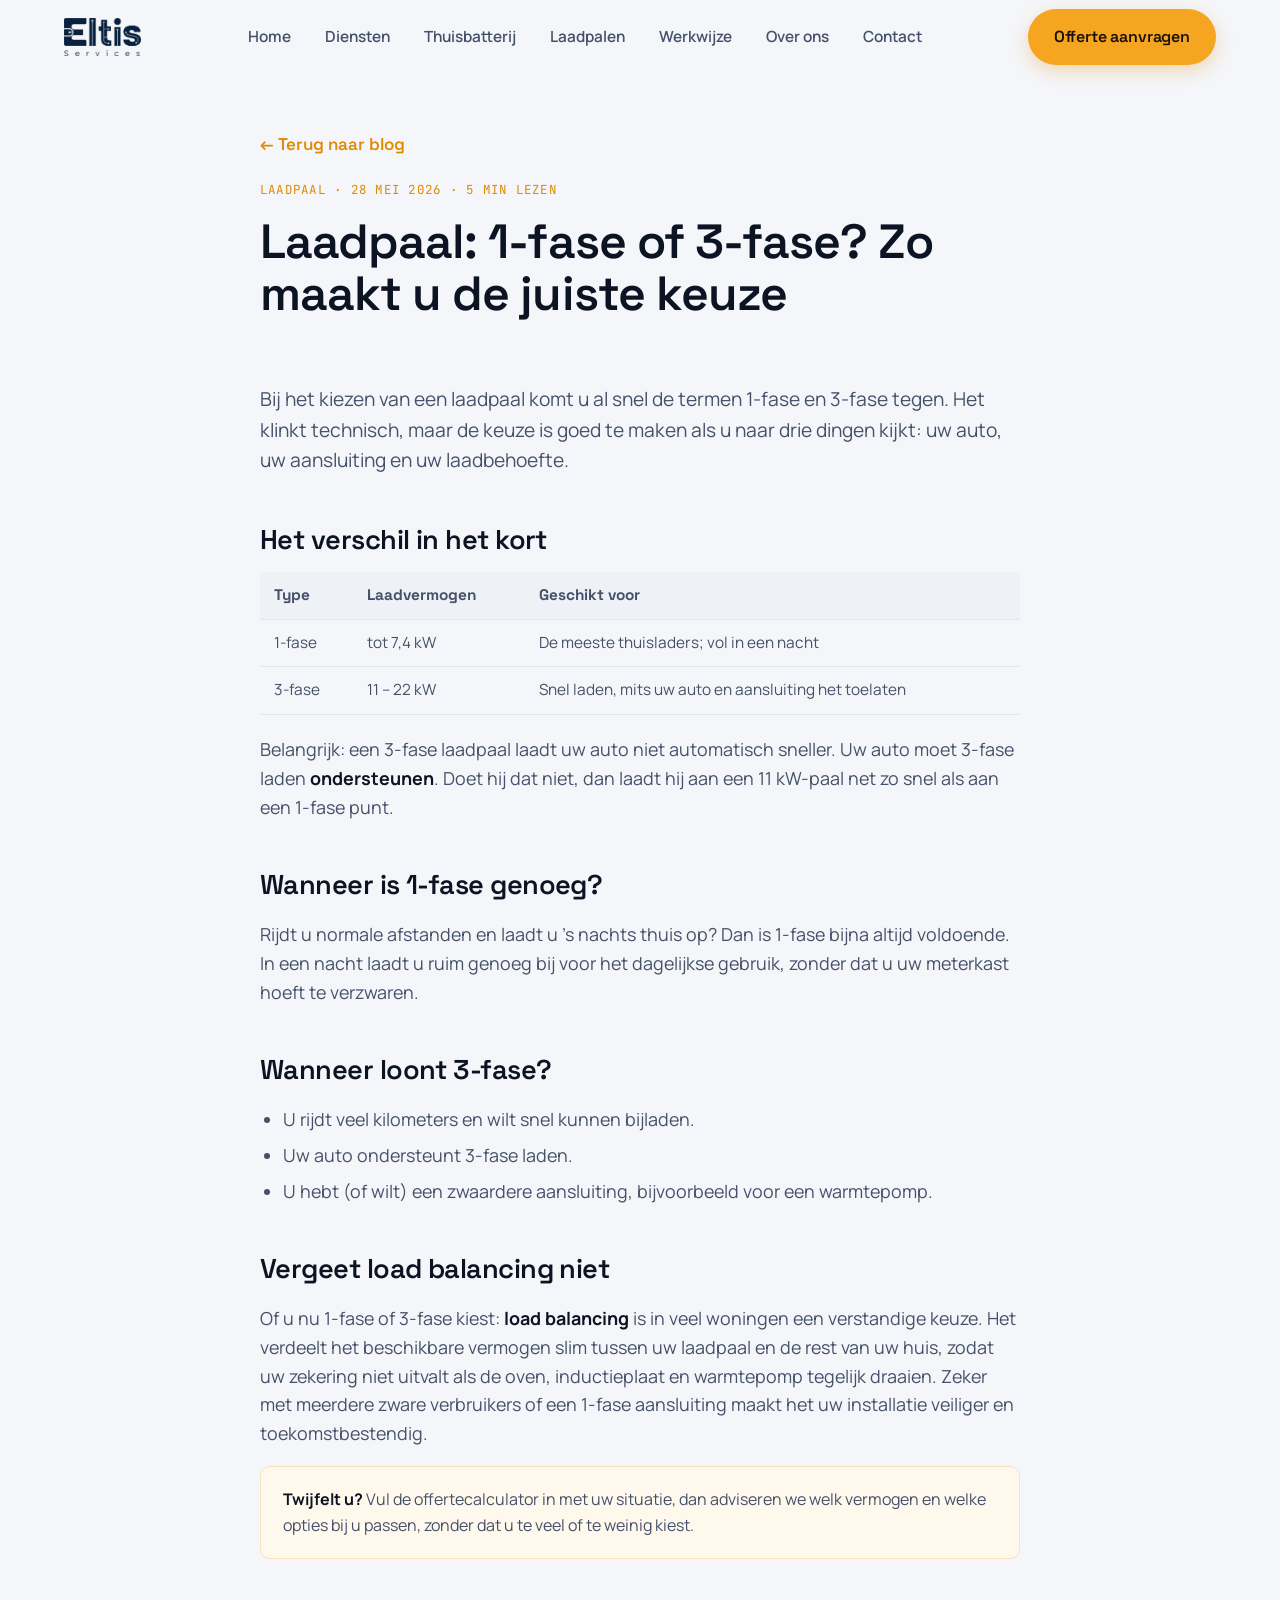
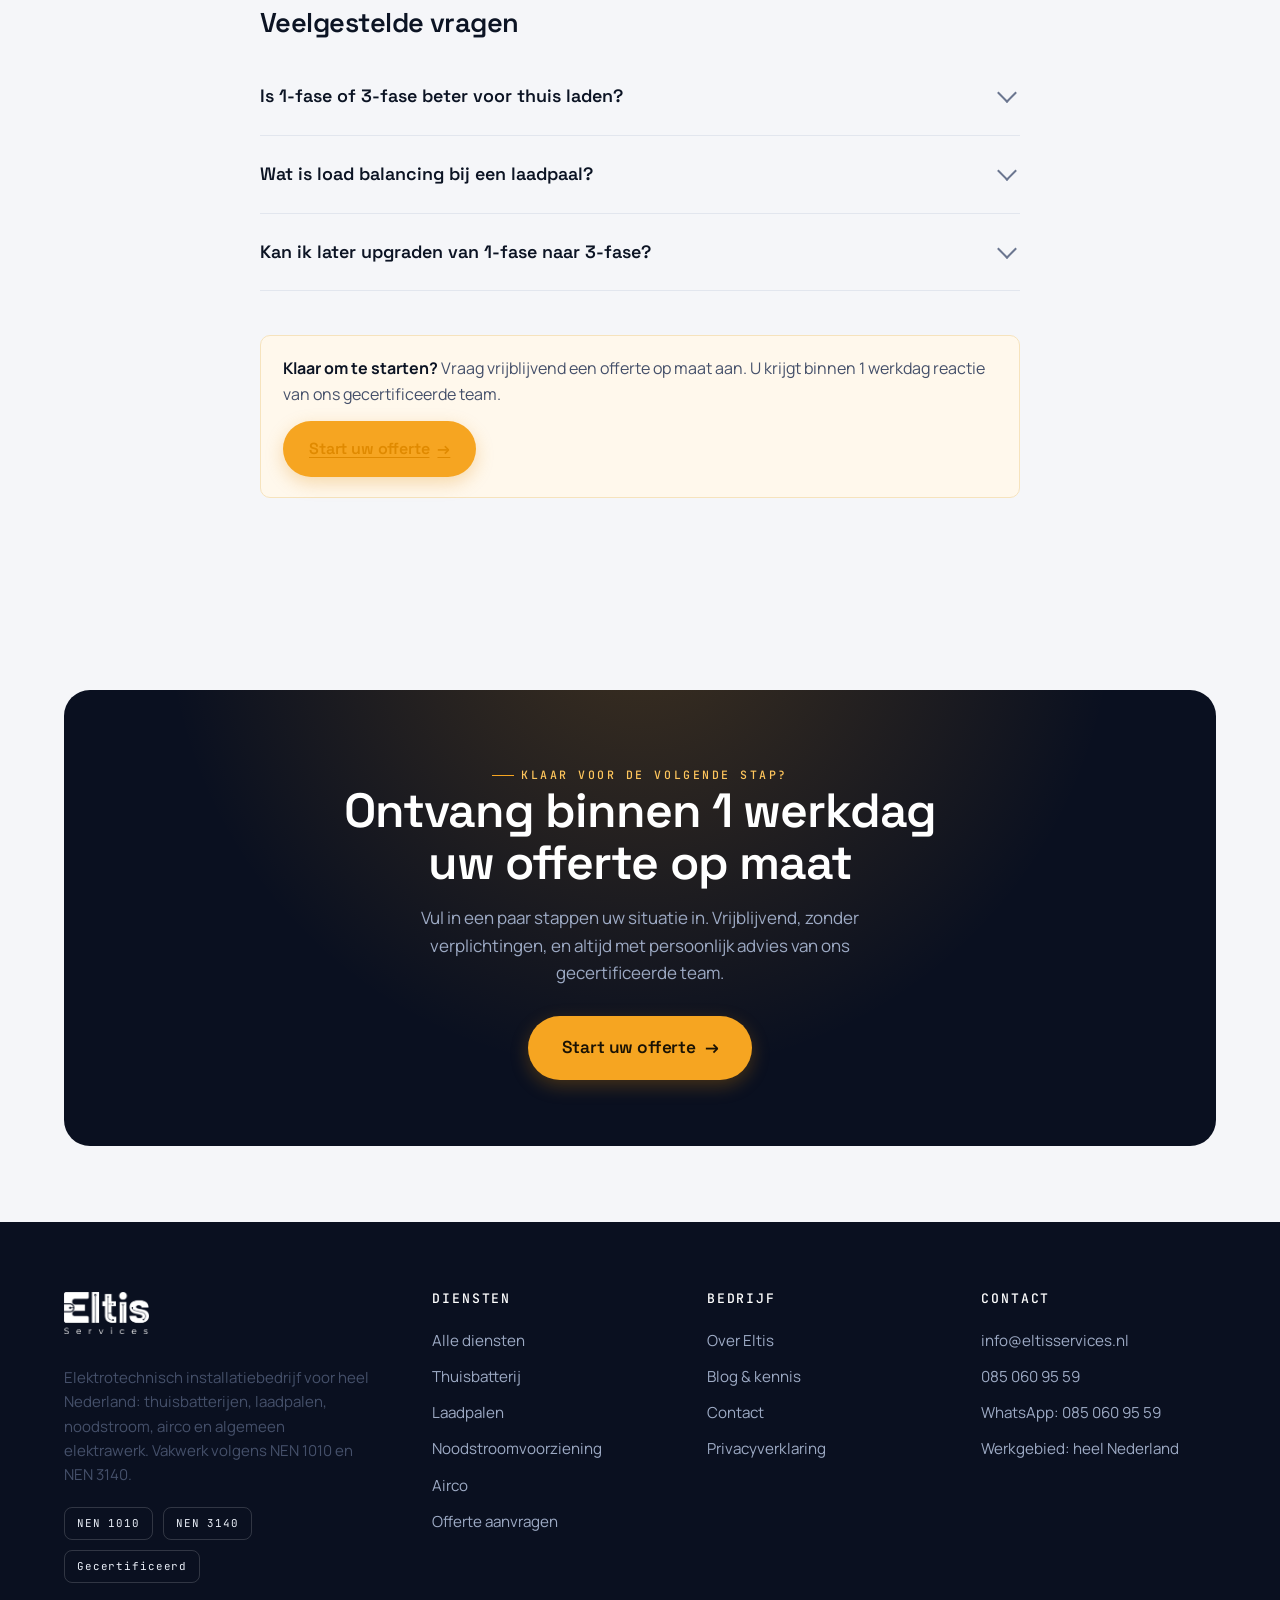
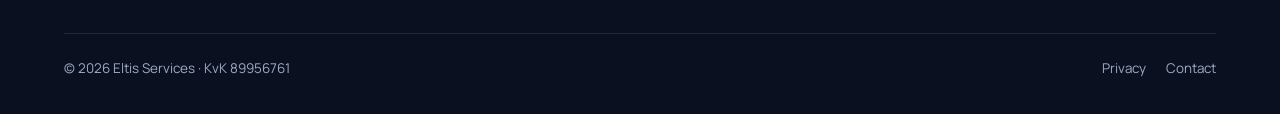
<file: blog/laadpaal-1-fase-of-3-fase.html>
<!DOCTYPE html>
<html lang="nl">
<head>
<meta charset="utf-8">
<meta name="viewport" content="width=device-width, initial-scale=1">
<title>Laadpaal: 1-fase of 3-fase? Zo maakt u de juiste keuze | Eltis Services</title>
<meta name="description" content="1-fase of 3-fase laadpaal? Ontdek het verschil in laadvermogen, wanneer load balancing verstandig is en welke keuze bij uw situatie past.">
<link rel="canonical" href="https://eltisservices.nl/blog/laadpaal-1-fase-of-3-fase.html">
<meta name="robots" content="index, follow">
<meta name="theme-color" content="#0A1020">
<meta property="og:type" content="article">
<meta property="og:title" content="Laadpaal: 1-fase of 3-fase? Zo maakt u de juiste keuze | Eltis Services">
<meta property="og:description" content="1-fase of 3-fase laadpaal? Ontdek het verschil in laadvermogen, wanneer load balancing verstandig is en welke keuze bij uw situatie past.">
<meta property="og:url" content="https://eltisservices.nl/blog/laadpaal-1-fase-of-3-fase.html">
<meta property="og:site_name" content="Eltis Services">
<meta property="og:locale" content="nl_NL">
<meta name="twitter:card" content="summary_large_image">
<link rel="icon" type="image/png" sizes="32x32" href="../assets/favicon-32.png">
<link rel="icon" type="image/png" sizes="16x16" href="../assets/favicon-16.png">
<link rel="icon" href="../assets/favicon.ico" sizes="any">
<link rel="apple-touch-icon" sizes="180x180" href="../assets/apple-touch-icon.png">
<link rel="preconnect" href="https://fonts.googleapis.com">
<link rel="preconnect" href="https://fonts.gstatic.com" crossorigin>
<link href="https://fonts.googleapis.com/css2?family=Space+Grotesk:wght@400;500;600;700&family=Manrope:wght@400;500;600;700;800&family=JetBrains+Mono:wght@400;500&display=swap" rel="stylesheet">
<link rel="stylesheet" href="../css/style.css">
<script type="application/ld+json">
{"@context":"https://schema.org","@type":"Electrician","name":"Eltis Services","image":"https://eltisservices.nl/assets/logo-mark.svg","url":"https://eltisservices.nl","email":"info@eltisservices.nl","telephone":"+31850609559","priceRange":"€€","areaServed":"Nederland","address":{"@type":"PostalAddress","addressCountry":"NL"},"description":"NEN 1010 en NEN 3140 gecertificeerd elektrotechnisch installatiebedrijf in heel Nederland: thuisbatterijen, laadpalen, noodstroomvoorzieningen, airco en algemeen elektrawerk.","knowsAbout":["thuisbatterij installatie","laadpaal installatie","noodstroomvoorziening","airco installatie","elektrotechniek","groepenkast","NEN 1010","NEN 3140"]}
</script>
<script type="application/ld+json">{"@context":"https://schema.org","@type":"BreadcrumbList","itemListElement":[{"@type":"ListItem","position":1,"name":"Home","item":"https://eltisservices.nl/index.html"},{"@type":"ListItem","position":2,"name":"Blog","item":"https://eltisservices.nl/blog.html"},{"@type":"ListItem","position":3,"name":"Laadpaal: 1-fase of 3-fase? Zo maakt u d","item":"https://eltisservices.nl/blog/laadpaal-1-fase-of-3-fase.html"}]}</script>
<script type="application/ld+json">{"@context":"https://schema.org","@type":"BlogPosting","headline":"Laadpaal: 1-fase of 3-fase? Zo maakt u de juiste keuze","description":"1-fase of 3-fase laadpaal? Ontdek het verschil in laadvermogen, wanneer load balancing verstandig is en welke keuze bij uw situatie past.","datePublished":"2026-05-28","author":{"@type":"Organization","name":"Eltis Services"},"publisher":{"@type":"Organization","name":"Eltis Services"},"mainEntityOfPage":"https://eltisservices.nl/blog/laadpaal-1-fase-of-3-fase.html"}</script>
<script type="application/ld+json">{"@context":"https://schema.org","@type":"FAQPage","mainEntity":[{"@type":"Question","name":"Is 1-fase of 3-fase beter voor thuis laden?","acceptedAnswer":{"@type":"Answer","text":"Voor de meeste thuisladers is 1-fase (tot 7,4 kW) voldoende; uw auto laadt dan doorgaans in een nacht vol. 3-fase is interessant als u sneller wilt laden en uw auto dit ondersteunt."}},{"@type":"Question","name":"Wat is load balancing bij een laadpaal?","acceptedAnswer":{"@type":"Answer","text":"Load balancing verdeelt het beschikbare vermogen slim over uw huis en de laadpaal, zodat uw hoofdzekering niet uitvalt als er veel tegelijk aanstaat."}},{"@type":"Question","name":"Kan ik later upgraden van 1-fase naar 3-fase?","acceptedAnswer":{"@type":"Answer","text":"Dat hangt af van uw aansluiting en meterkast. Bij de installatie houden we rekening met uw toekomstplannen, zoals een warmtepomp of tweede auto."}}]}</script>

</head>
<body>
<header class="site-header">
  <div class="wrap nav">
    <a class="brand" href="../index.html"><img class="brand-logo" src="../assets/logo.png" alt="Eltis Services" width="720" height="354"></a>
    <nav class="nav-links" aria-label="Hoofdmenu"><a href="../index.html">Home</a><a href="../diensten.html">Diensten</a><a href="../thuisbatterij.html">Thuisbatterij</a><a href="../laadpalen.html">Laadpalen</a><a href="../werkwijze.html">Werkwijze</a><a href="../over-ons.html">Over ons</a><a href="../contact.html">Contact</a></nav>
    <div class="nav-cta">
      <a class="btn" href="../offerte.html">Offerte aanvragen</a>
      <button class="nav-toggle" aria-label="Menu" aria-expanded="false"><span></span></button>
    </div>
  </div>
</header>
<nav class="mobile-menu" aria-label="Mobiel menu"><a href="../index.html">Home</a><a href="../diensten.html">Diensten</a><a href="../thuisbatterij.html">Thuisbatterij</a><a href="../laadpalen.html">Laadpalen</a><a href="../werkwijze.html">Werkwijze</a><a href="../over-ons.html">Over ons</a><a href="../contact.html">Contact</a><a class="btn" href="../offerte.html">Offerte aanvragen</a></nav>
<main id="main">
  <article class="wrap article-hero">
    <div class="article reveal">
      <a class="link-arrow" href="../blog.html" style="margin-bottom:8px">&larr; Terug naar blog</a>
      <div class="meta mt-s">Laadpaal · 28 mei 2026 · 5 min lezen</div>
      <h1>Laadpaal: 1-fase of 3-fase? Zo maakt u de juiste keuze</h1>
    </div>
  </article>
  <section class="section" style="padding-top:30px"><div class="wrap">
    <div class="article prose reveal">
      
    <p class="lead" style="color:var(--text-2)">Bij het kiezen van een laadpaal komt u al snel de termen 1-fase en 3-fase tegen. Het klinkt technisch, maar de keuze is goed te maken als u naar drie dingen kijkt: uw auto, uw aansluiting en uw laadbehoefte.</p>
    <h2>Het verschil in het kort</h2>
    <table>
      <thead><tr><th>Type</th><th>Laadvermogen</th><th>Geschikt voor</th></tr></thead>
      <tbody>
        <tr><td>1-fase</td><td>tot 7,4 kW</td><td>De meeste thuisladers; vol in een nacht</td></tr>
        <tr><td>3-fase</td><td>11 – 22 kW</td><td>Snel laden, mits uw auto en aansluiting het toelaten</td></tr>
      </tbody>
    </table>
    <p>Belangrijk: een 3-fase laadpaal laadt uw auto niet automatisch sneller. Uw auto moet 3-fase laden <strong>ondersteunen</strong>. Doet hij dat niet, dan laadt hij aan een 11 kW-paal net zo snel als aan een 1-fase punt.</p>
    <h2>Wanneer is 1-fase genoeg?</h2>
    <p>Rijdt u normale afstanden en laadt u &apos;s nachts thuis op? Dan is 1-fase bijna altijd voldoende. In een nacht laadt u ruim genoeg bij voor het dagelijkse gebruik, zonder dat u uw meterkast hoeft te verzwaren.</p>
    <h2>Wanneer loont 3-fase?</h2>
    <ul>
      <li>U rijdt veel kilometers en wilt snel kunnen bijladen.</li>
      <li>Uw auto ondersteunt 3-fase laden.</li>
      <li>U hebt (of wilt) een zwaardere aansluiting, bijvoorbeeld voor een warmtepomp.</li>
    </ul>
    <h2>Vergeet load balancing niet</h2>
    <p>Of u nu 1-fase of 3-fase kiest: <strong>load balancing</strong> is in veel woningen een verstandige keuze. Het verdeelt het beschikbare vermogen slim tussen uw laadpaal en de rest van uw huis, zodat uw zekering niet uitvalt als de oven, inductieplaat en warmtepomp tegelijk draaien. Zeker met meerdere zware verbruikers of een 1-fase aansluiting maakt het uw installatie veiliger en toekomstbestendig.</p>
    <div class="callout"><b>Twijfelt u?</b> Vul de offertecalculator in met uw situatie, dan adviseren we welk vermogen en welke opties bij u passen, zonder dat u te veel of te weinig kiest.</div>
    
      <h2>Veelgestelde vragen</h2><div class="faq"><details><summary>Is 1-fase of 3-fase beter voor thuis laden?</summary><div class="ans">Voor de meeste thuisladers is 1-fase (tot 7,4 kW) voldoende; uw auto laadt dan doorgaans in een nacht vol. 3-fase is interessant als u sneller wilt laden en uw auto dit ondersteunt.</div></details><details><summary>Wat is load balancing bij een laadpaal?</summary><div class="ans">Load balancing verdeelt het beschikbare vermogen slim over uw huis en de laadpaal, zodat uw hoofdzekering niet uitvalt als er veel tegelijk aanstaat.</div></details><details><summary>Kan ik later upgraden van 1-fase naar 3-fase?</summary><div class="ans">Dat hangt af van uw aansluiting en meterkast. Bij de installatie houden we rekening met uw toekomstplannen, zoals een warmtepomp of tweede auto.</div></details></div>
      <div class="callout mt-l" style="margin-top:44px">
      <b>Klaar om te starten?</b> Vraag vrijblijvend een offerte op maat aan. U krijgt binnen 1 werkdag reactie van ons gecertificeerde team.
      <div class="mt-s"><a class="btn" href="../offerte.html">Start uw offerte <span class="arrow">&rarr;</span></a></div>
    </div>
    </div>
  </div></section>
  <section class="section-sm"><div class="wrap"><div class="cta-band reveal">
      <span class="eyebrow" style="color:var(--amber-soft)">Klaar voor de volgende stap?</span>
      <h2>Ontvang binnen 1 werkdag uw offerte op maat</h2>
      <p>Vul in een paar stappen uw situatie in. Vrijblijvend, zonder verplichtingen, en altijd met persoonlijk advies van ons gecertificeerde team.</p>
      <a class="btn btn-lg" href="../offerte.html">Start uw offerte <span class="arrow">&rarr;</span></a>
    </div></div></section>
</main>
<footer class="site-footer">
  <div class="wrap">
    <div class="footer-top">
      <div class="footer-brand">
        <a class="brand" href="../index.html"><img class="brand-logo" src="../assets/logo.png" alt="Eltis Services" width="720" height="354"></a>
        <p>Elektrotechnisch installatiebedrijf voor heel Nederland: thuisbatterijen, laadpalen, noodstroom, airco en algemeen elektrawerk. Vakwerk volgens NEN 1010 en NEN 3140.</p>
        <div class="footer-badges">
          <span class="badge">NEN 1010</span><span class="badge">NEN 3140</span><span class="badge">Gecertificeerd</span>
        </div>
      </div>
      <div class="footer-col">
        <h4>Diensten</h4>
        <a href="../diensten.html">Alle diensten</a>
        <a href="../thuisbatterij.html">Thuisbatterij</a>
        <a href="../laadpalen.html">Laadpalen</a>
        <a href="../diensten.html#noodstroom">Noodstroomvoorziening</a>
        <a href="../diensten.html#airco">Airco</a>
        <a href="../offerte.html">Offerte aanvragen</a>
      </div>
      <div class="footer-col">
        <h4>Bedrijf</h4>
        <a href="../over-ons.html">Over Eltis</a>
        <a href="../blog.html">Blog &amp; kennis</a>
        <a href="../contact.html">Contact</a>
        <a href="../privacy.html">Privacyverklaring</a>
      </div>
      <div class="footer-col">
        <h4>Contact</h4>
        <a href="mailto:info@eltisservices.nl">info@eltisservices.nl</a>
        <a href="tel:+31850609559">085 060 95 59</a>
        <a href="https://wa.me/31850609559">WhatsApp: 085 060 95 59</a>
        <a href="../contact.html">Werkgebied: heel Nederland</a>
      </div>
    </div>
    <div class="footer-bottom">
      <span>&copy; 2026 Eltis Services · KvK 89956761</span>
      <span class="fl"><a href="../privacy.html">Privacy</a><a href="../contact.html">Contact</a></span>
    </div>
  </div>
</footer>
<script src="../js/main.js" defer></script>
</body>
</html>
</file>
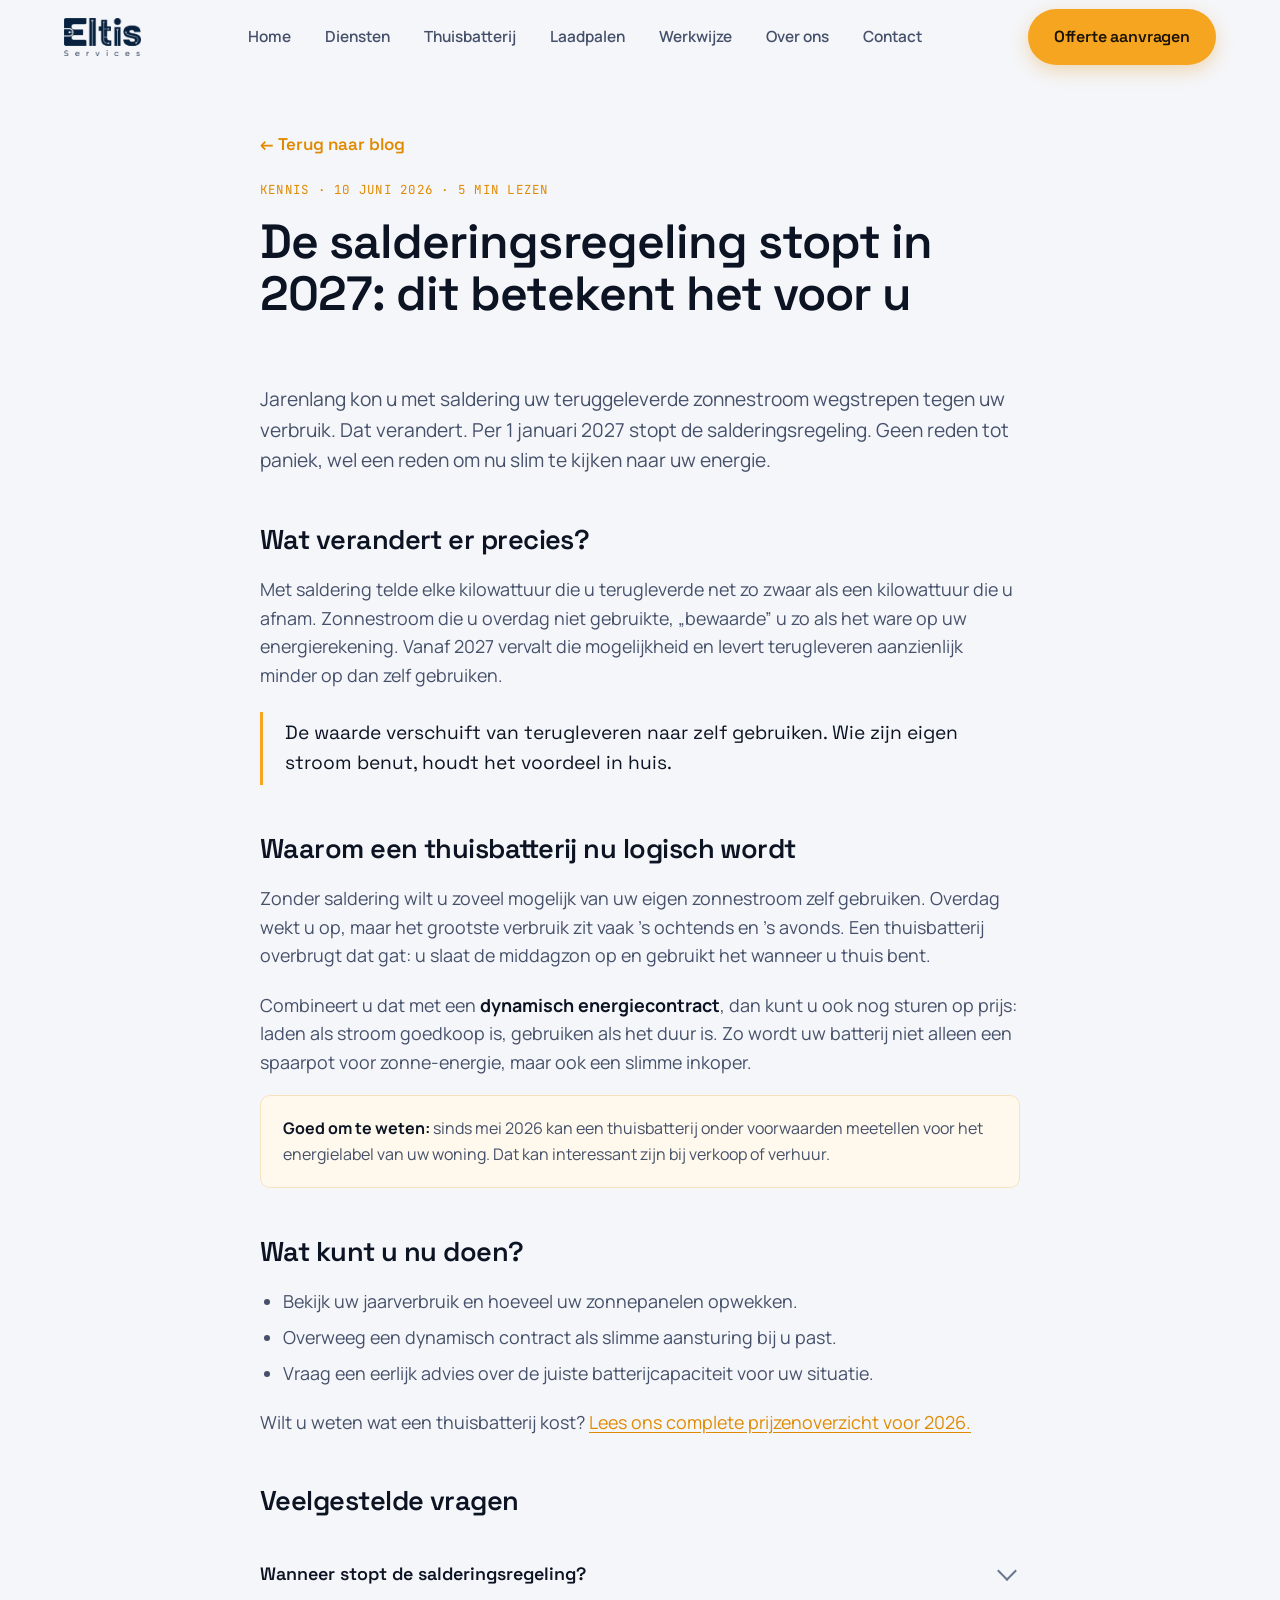
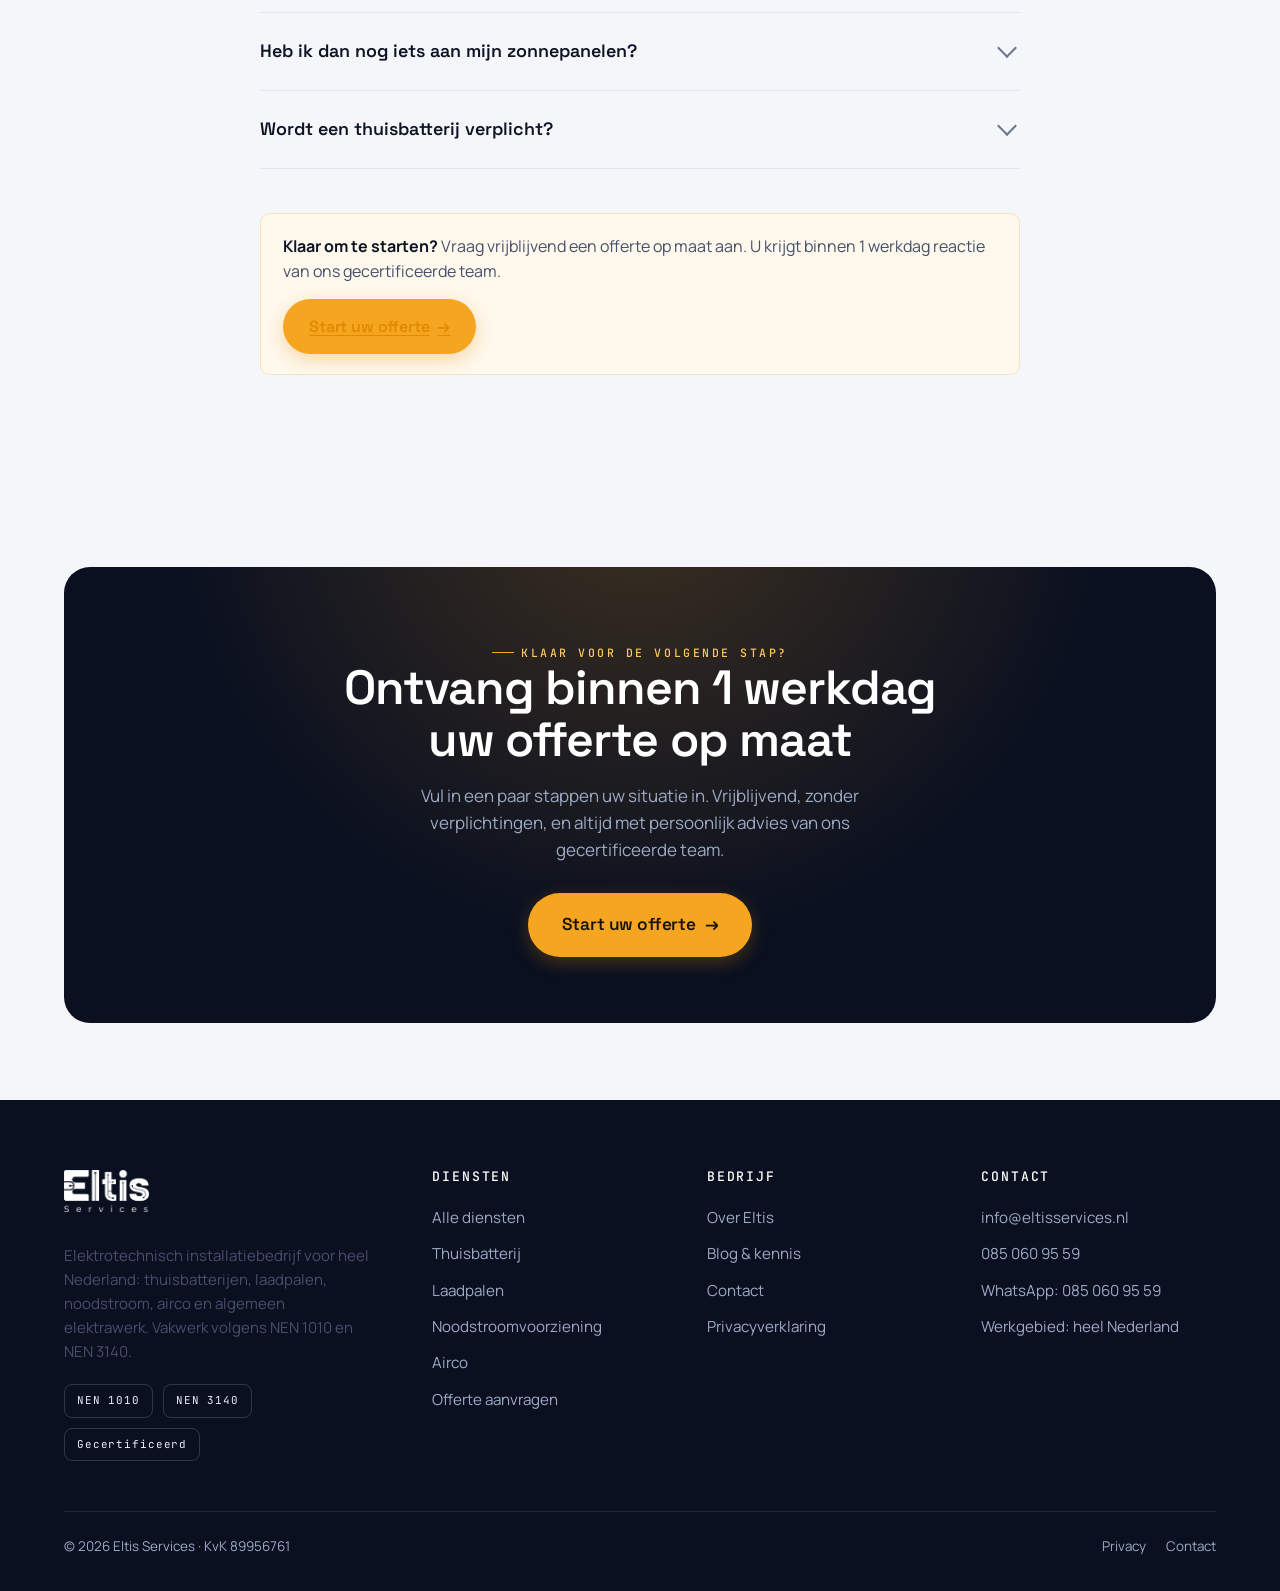
<file: blog/salderingsregeling-stopt-2027.html>
<!DOCTYPE html>
<html lang="nl">
<head>
<meta charset="utf-8">
<meta name="viewport" content="width=device-width, initial-scale=1">
<title>De salderingsregeling stopt in 2027: dit betekent het voor u | Eltis Services</title>
<meta name="description" content="Per 1 januari 2027 verdwijnt de salderingsregeling. Wat betekent dat voor uw zonnepanelen en waarom wordt een thuisbatterij juist nu interessant?">
<link rel="canonical" href="https://eltisservices.nl/blog/salderingsregeling-stopt-2027.html">
<meta name="robots" content="index, follow">
<meta name="theme-color" content="#0A1020">
<meta property="og:type" content="article">
<meta property="og:title" content="De salderingsregeling stopt in 2027: dit betekent het voor u | Eltis Services">
<meta property="og:description" content="Per 1 januari 2027 verdwijnt de salderingsregeling. Wat betekent dat voor uw zonnepanelen en waarom wordt een thuisbatterij juist nu interessant?">
<meta property="og:url" content="https://eltisservices.nl/blog/salderingsregeling-stopt-2027.html">
<meta property="og:site_name" content="Eltis Services">
<meta property="og:locale" content="nl_NL">
<meta name="twitter:card" content="summary_large_image">
<link rel="icon" type="image/png" sizes="32x32" href="../assets/favicon-32.png">
<link rel="icon" type="image/png" sizes="16x16" href="../assets/favicon-16.png">
<link rel="icon" href="../assets/favicon.ico" sizes="any">
<link rel="apple-touch-icon" sizes="180x180" href="../assets/apple-touch-icon.png">
<link rel="preconnect" href="https://fonts.googleapis.com">
<link rel="preconnect" href="https://fonts.gstatic.com" crossorigin>
<link href="https://fonts.googleapis.com/css2?family=Space+Grotesk:wght@400;500;600;700&family=Manrope:wght@400;500;600;700;800&family=JetBrains+Mono:wght@400;500&display=swap" rel="stylesheet">
<link rel="stylesheet" href="../css/style.css">
<script type="application/ld+json">
{"@context":"https://schema.org","@type":"Electrician","name":"Eltis Services","image":"https://eltisservices.nl/assets/logo-mark.svg","url":"https://eltisservices.nl","email":"info@eltisservices.nl","telephone":"+31850609559","priceRange":"€€","areaServed":"Nederland","address":{"@type":"PostalAddress","addressCountry":"NL"},"description":"NEN 1010 en NEN 3140 gecertificeerd elektrotechnisch installatiebedrijf in heel Nederland: thuisbatterijen, laadpalen, noodstroomvoorzieningen, airco en algemeen elektrawerk.","knowsAbout":["thuisbatterij installatie","laadpaal installatie","noodstroomvoorziening","airco installatie","elektrotechniek","groepenkast","NEN 1010","NEN 3140"]}
</script>
<script type="application/ld+json">{"@context":"https://schema.org","@type":"BreadcrumbList","itemListElement":[{"@type":"ListItem","position":1,"name":"Home","item":"https://eltisservices.nl/index.html"},{"@type":"ListItem","position":2,"name":"Blog","item":"https://eltisservices.nl/blog.html"},{"@type":"ListItem","position":3,"name":"De salderingsregeling stopt in 2027: dit","item":"https://eltisservices.nl/blog/salderingsregeling-stopt-2027.html"}]}</script>
<script type="application/ld+json">{"@context":"https://schema.org","@type":"BlogPosting","headline":"De salderingsregeling stopt in 2027: dit betekent het voor u","description":"Per 1 januari 2027 verdwijnt de salderingsregeling. Wat betekent dat voor uw zonnepanelen en waarom wordt een thuisbatterij juist nu interessant?","datePublished":"2026-06-10","author":{"@type":"Organization","name":"Eltis Services"},"publisher":{"@type":"Organization","name":"Eltis Services"},"mainEntityOfPage":"https://eltisservices.nl/blog/salderingsregeling-stopt-2027.html"}</script>
<script type="application/ld+json">{"@context":"https://schema.org","@type":"FAQPage","mainEntity":[{"@type":"Question","name":"Wanneer stopt de salderingsregeling?","acceptedAnswer":{"@type":"Answer","text":"De salderingsregeling stopt per 1 januari 2027. Vanaf dat moment kunt u teruggeleverde stroom niet meer volledig wegstrepen tegen uw verbruik."}},{"@type":"Question","name":"Heb ik dan nog iets aan mijn zonnepanelen?","acceptedAnswer":{"@type":"Answer","text":"Ja, absoluut. Uw zonnepanelen blijven stroom opwekken. Alleen wordt het slimmer om die stroom zoveel mogelijk zelf te gebruiken in plaats van terug te leveren."}},{"@type":"Question","name":"Wordt een thuisbatterij verplicht?","acceptedAnswer":{"@type":"Answer","text":"Nee, een thuisbatterij is niet verplicht. Maar een thuisbatterij helpt u wel om uw eigen zonnestroom te benutten nu terugleveren minder oplevert."}}]}</script>

</head>
<body>
<header class="site-header">
  <div class="wrap nav">
    <a class="brand" href="../index.html"><img class="brand-logo" src="../assets/logo.png" alt="Eltis Services" width="720" height="354"></a>
    <nav class="nav-links" aria-label="Hoofdmenu"><a href="../index.html">Home</a><a href="../diensten.html">Diensten</a><a href="../thuisbatterij.html">Thuisbatterij</a><a href="../laadpalen.html">Laadpalen</a><a href="../werkwijze.html">Werkwijze</a><a href="../over-ons.html">Over ons</a><a href="../contact.html">Contact</a></nav>
    <div class="nav-cta">
      <a class="btn" href="../offerte.html">Offerte aanvragen</a>
      <button class="nav-toggle" aria-label="Menu" aria-expanded="false"><span></span></button>
    </div>
  </div>
</header>
<nav class="mobile-menu" aria-label="Mobiel menu"><a href="../index.html">Home</a><a href="../diensten.html">Diensten</a><a href="../thuisbatterij.html">Thuisbatterij</a><a href="../laadpalen.html">Laadpalen</a><a href="../werkwijze.html">Werkwijze</a><a href="../over-ons.html">Over ons</a><a href="../contact.html">Contact</a><a class="btn" href="../offerte.html">Offerte aanvragen</a></nav>
<main id="main">
  <article class="wrap article-hero">
    <div class="article reveal">
      <a class="link-arrow" href="../blog.html" style="margin-bottom:8px">&larr; Terug naar blog</a>
      <div class="meta mt-s">Kennis · 10 juni 2026 · 5 min lezen</div>
      <h1>De salderingsregeling stopt in 2027: dit betekent het voor u</h1>
    </div>
  </article>
  <section class="section" style="padding-top:30px"><div class="wrap">
    <div class="article prose reveal">
      
    <p class="lead" style="color:var(--text-2)">Jarenlang kon u met saldering uw teruggeleverde zonnestroom wegstrepen tegen uw verbruik. Dat verandert. Per 1 januari 2027 stopt de salderingsregeling. Geen reden tot paniek, wel een reden om nu slim te kijken naar uw energie.</p>
    <h2>Wat verandert er precies?</h2>
    <p>Met saldering telde elke kilowattuur die u terugleverde net zo zwaar als een kilowattuur die u afnam. Zonnestroom die u overdag niet gebruikte, &bdquo;bewaarde&rdquo; u zo als het ware op uw energierekening. Vanaf 2027 vervalt die mogelijkheid en levert terugleveren aanzienlijk minder op dan zelf gebruiken.</p>
    <blockquote>De waarde verschuift van terugleveren naar zelf gebruiken. Wie zijn eigen stroom benut, houdt het voordeel in huis.</blockquote>
    <h2>Waarom een thuisbatterij nu logisch wordt</h2>
    <p>Zonder saldering wilt u zoveel mogelijk van uw eigen zonnestroom zelf gebruiken. Overdag wekt u op, maar het grootste verbruik zit vaak &apos;s ochtends en &apos;s avonds. Een thuisbatterij overbrugt dat gat: u slaat de middagzon op en gebruikt het wanneer u thuis bent.</p>
    <p>Combineert u dat met een <strong>dynamisch energiecontract</strong>, dan kunt u ook nog sturen op prijs: laden als stroom goedkoop is, gebruiken als het duur is. Zo wordt uw batterij niet alleen een spaarpot voor zonne-energie, maar ook een slimme inkoper.</p>
    <div class="callout"><b>Goed om te weten:</b> sinds mei 2026 kan een thuisbatterij onder voorwaarden meetellen voor het energielabel van uw woning. Dat kan interessant zijn bij verkoop of verhuur.</div>
    <h2>Wat kunt u nu doen?</h2>
    <ul>
      <li>Bekijk uw jaarverbruik en hoeveel uw zonnepanelen opwekken.</li>
      <li>Overweeg een dynamisch contract als slimme aansturing bij u past.</li>
      <li>Vraag een eerlijk advies over de juiste batterijcapaciteit voor uw situatie.</li>
    </ul>
    <p>Wilt u weten wat een thuisbatterij kost? <a href="thuisbatterij-kosten-2026.html">Lees ons complete prijzenoverzicht voor 2026.</a></p>
    
      <h2>Veelgestelde vragen</h2><div class="faq"><details><summary>Wanneer stopt de salderingsregeling?</summary><div class="ans">De salderingsregeling stopt per 1 januari 2027. Vanaf dat moment kunt u teruggeleverde stroom niet meer volledig wegstrepen tegen uw verbruik.</div></details><details><summary>Heb ik dan nog iets aan mijn zonnepanelen?</summary><div class="ans">Ja, absoluut. Uw zonnepanelen blijven stroom opwekken. Alleen wordt het slimmer om die stroom zoveel mogelijk zelf te gebruiken in plaats van terug te leveren.</div></details><details><summary>Wordt een thuisbatterij verplicht?</summary><div class="ans">Nee, een thuisbatterij is niet verplicht. Maar een thuisbatterij helpt u wel om uw eigen zonnestroom te benutten nu terugleveren minder oplevert.</div></details></div>
      <div class="callout mt-l" style="margin-top:44px">
      <b>Klaar om te starten?</b> Vraag vrijblijvend een offerte op maat aan. U krijgt binnen 1 werkdag reactie van ons gecertificeerde team.
      <div class="mt-s"><a class="btn" href="../offerte.html">Start uw offerte <span class="arrow">&rarr;</span></a></div>
    </div>
    </div>
  </div></section>
  <section class="section-sm"><div class="wrap"><div class="cta-band reveal">
      <span class="eyebrow" style="color:var(--amber-soft)">Klaar voor de volgende stap?</span>
      <h2>Ontvang binnen 1 werkdag uw offerte op maat</h2>
      <p>Vul in een paar stappen uw situatie in. Vrijblijvend, zonder verplichtingen, en altijd met persoonlijk advies van ons gecertificeerde team.</p>
      <a class="btn btn-lg" href="../offerte.html">Start uw offerte <span class="arrow">&rarr;</span></a>
    </div></div></section>
</main>
<footer class="site-footer">
  <div class="wrap">
    <div class="footer-top">
      <div class="footer-brand">
        <a class="brand" href="../index.html"><img class="brand-logo" src="../assets/logo.png" alt="Eltis Services" width="720" height="354"></a>
        <p>Elektrotechnisch installatiebedrijf voor heel Nederland: thuisbatterijen, laadpalen, noodstroom, airco en algemeen elektrawerk. Vakwerk volgens NEN 1010 en NEN 3140.</p>
        <div class="footer-badges">
          <span class="badge">NEN 1010</span><span class="badge">NEN 3140</span><span class="badge">Gecertificeerd</span>
        </div>
      </div>
      <div class="footer-col">
        <h4>Diensten</h4>
        <a href="../diensten.html">Alle diensten</a>
        <a href="../thuisbatterij.html">Thuisbatterij</a>
        <a href="../laadpalen.html">Laadpalen</a>
        <a href="../diensten.html#noodstroom">Noodstroomvoorziening</a>
        <a href="../diensten.html#airco">Airco</a>
        <a href="../offerte.html">Offerte aanvragen</a>
      </div>
      <div class="footer-col">
        <h4>Bedrijf</h4>
        <a href="../over-ons.html">Over Eltis</a>
        <a href="../blog.html">Blog &amp; kennis</a>
        <a href="../contact.html">Contact</a>
        <a href="../privacy.html">Privacyverklaring</a>
      </div>
      <div class="footer-col">
        <h4>Contact</h4>
        <a href="mailto:info@eltisservices.nl">info@eltisservices.nl</a>
        <a href="tel:+31850609559">085 060 95 59</a>
        <a href="https://wa.me/31850609559">WhatsApp: 085 060 95 59</a>
        <a href="../contact.html">Werkgebied: heel Nederland</a>
      </div>
    </div>
    <div class="footer-bottom">
      <span>&copy; 2026 Eltis Services · KvK 89956761</span>
      <span class="fl"><a href="../privacy.html">Privacy</a><a href="../contact.html">Contact</a></span>
    </div>
  </div>
</footer>
<script src="../js/main.js" defer></script>
</body>
</html>
</file>
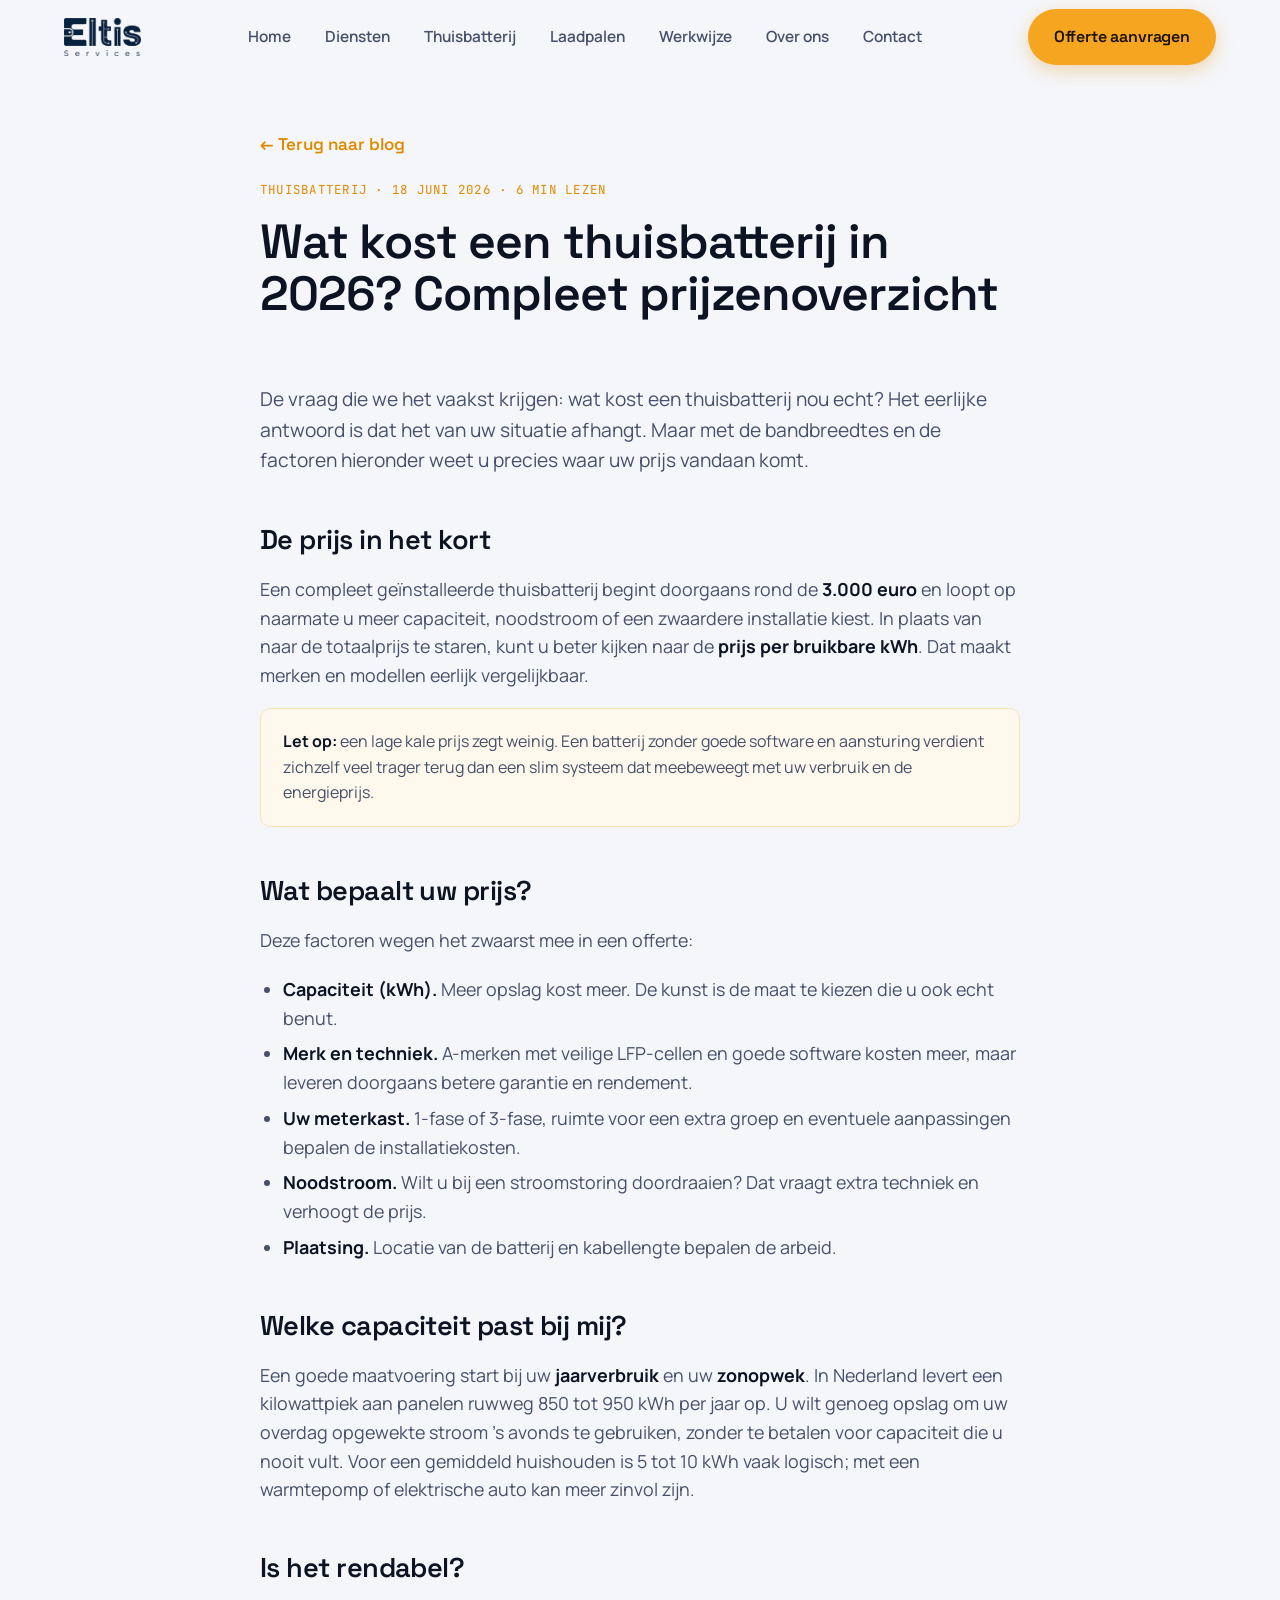
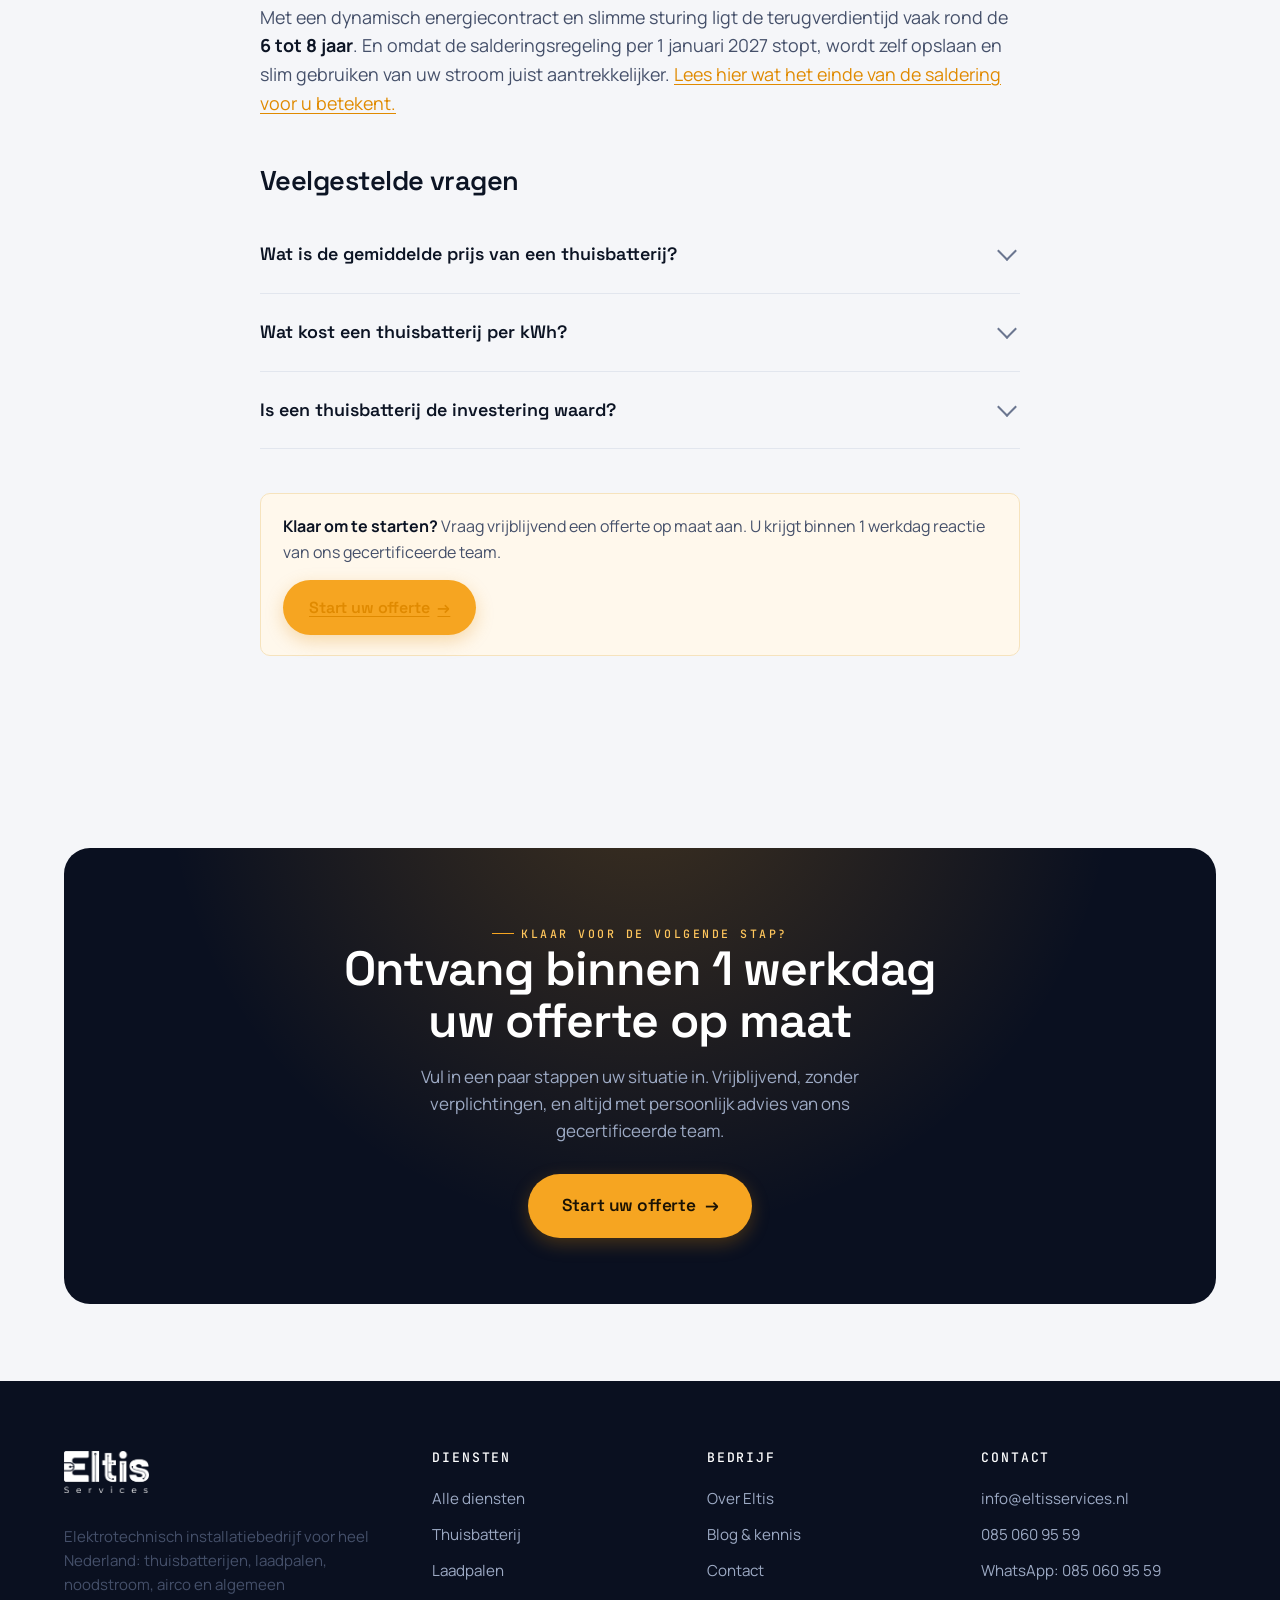
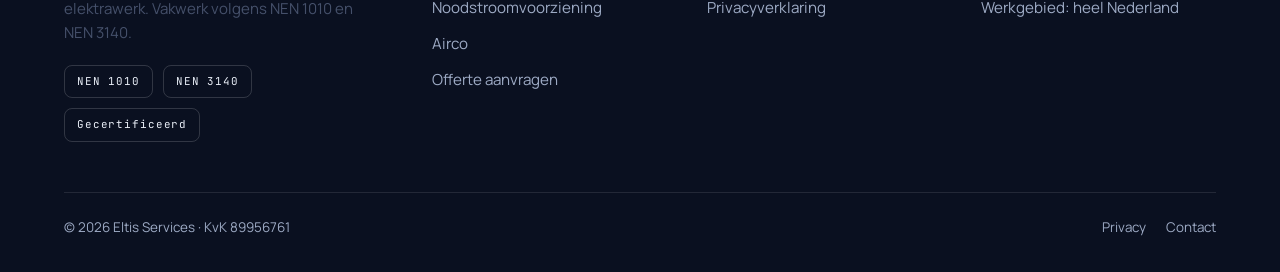
<file: blog/thuisbatterij-kosten-2026.html>
<!DOCTYPE html>
<html lang="nl">
<head>
<meta charset="utf-8">
<meta name="viewport" content="width=device-width, initial-scale=1">
<title>Wat kost een thuisbatterij in 2026? Compleet prijzenoverzicht | Eltis Services</title>
<meta name="description" content="Wat kost een thuisbatterij laten installeren in 2026? De prijs per kWh, wat de kosten bepaalt en of het rendabel is nu de saldering stopt.">
<link rel="canonical" href="https://eltisservices.nl/blog/thuisbatterij-kosten-2026.html">
<meta name="robots" content="index, follow">
<meta name="theme-color" content="#0A1020">
<meta property="og:type" content="article">
<meta property="og:title" content="Wat kost een thuisbatterij in 2026? Compleet prijzenoverzicht | Eltis Services">
<meta property="og:description" content="Wat kost een thuisbatterij laten installeren in 2026? De prijs per kWh, wat de kosten bepaalt en of het rendabel is nu de saldering stopt.">
<meta property="og:url" content="https://eltisservices.nl/blog/thuisbatterij-kosten-2026.html">
<meta property="og:site_name" content="Eltis Services">
<meta property="og:locale" content="nl_NL">
<meta name="twitter:card" content="summary_large_image">
<link rel="icon" type="image/png" sizes="32x32" href="../assets/favicon-32.png">
<link rel="icon" type="image/png" sizes="16x16" href="../assets/favicon-16.png">
<link rel="icon" href="../assets/favicon.ico" sizes="any">
<link rel="apple-touch-icon" sizes="180x180" href="../assets/apple-touch-icon.png">
<link rel="preconnect" href="https://fonts.googleapis.com">
<link rel="preconnect" href="https://fonts.gstatic.com" crossorigin>
<link href="https://fonts.googleapis.com/css2?family=Space+Grotesk:wght@400;500;600;700&family=Manrope:wght@400;500;600;700;800&family=JetBrains+Mono:wght@400;500&display=swap" rel="stylesheet">
<link rel="stylesheet" href="../css/style.css">
<script type="application/ld+json">
{"@context":"https://schema.org","@type":"Electrician","name":"Eltis Services","image":"https://eltisservices.nl/assets/logo-mark.svg","url":"https://eltisservices.nl","email":"info@eltisservices.nl","telephone":"+31850609559","priceRange":"€€","areaServed":"Nederland","address":{"@type":"PostalAddress","addressCountry":"NL"},"description":"NEN 1010 en NEN 3140 gecertificeerd elektrotechnisch installatiebedrijf in heel Nederland: thuisbatterijen, laadpalen, noodstroomvoorzieningen, airco en algemeen elektrawerk.","knowsAbout":["thuisbatterij installatie","laadpaal installatie","noodstroomvoorziening","airco installatie","elektrotechniek","groepenkast","NEN 1010","NEN 3140"]}
</script>
<script type="application/ld+json">{"@context":"https://schema.org","@type":"BreadcrumbList","itemListElement":[{"@type":"ListItem","position":1,"name":"Home","item":"https://eltisservices.nl/index.html"},{"@type":"ListItem","position":2,"name":"Blog","item":"https://eltisservices.nl/blog.html"},{"@type":"ListItem","position":3,"name":"Wat kost een thuisbatterij in 2026? Comp","item":"https://eltisservices.nl/blog/thuisbatterij-kosten-2026.html"}]}</script>
<script type="application/ld+json">{"@context":"https://schema.org","@type":"BlogPosting","headline":"Wat kost een thuisbatterij in 2026? Compleet prijzenoverzicht","description":"Wat kost een thuisbatterij laten installeren in 2026? De prijs per kWh, wat de kosten bepaalt en of het rendabel is nu de saldering stopt.","datePublished":"2026-06-18","author":{"@type":"Organization","name":"Eltis Services"},"publisher":{"@type":"Organization","name":"Eltis Services"},"mainEntityOfPage":"https://eltisservices.nl/blog/thuisbatterij-kosten-2026.html"}</script>
<script type="application/ld+json">{"@context":"https://schema.org","@type":"FAQPage","mainEntity":[{"@type":"Question","name":"Wat is de gemiddelde prijs van een thuisbatterij?","acceptedAnswer":{"@type":"Answer","text":"Een compleet geïnstalleerd systeem begint doorgaans rond de 3.000 euro. De uiteindelijke prijs hangt af van de capaciteit, het merk en uw meterkast."}},{"@type":"Question","name":"Wat kost een thuisbatterij per kWh?","acceptedAnswer":{"@type":"Answer","text":"De prijs per bruikbare kWh is een goede vergelijkingsmaat. Grotere systemen zijn per kWh vaak voordeliger, maar alleen zinvol als u de capaciteit ook echt benut."}},{"@type":"Question","name":"Is een thuisbatterij de investering waard?","acceptedAnswer":{"@type":"Answer","text":"Met slimme aansturing en een dynamisch contract ligt de terugverdientijd vaak rond de 6 tot 8 jaar. Nu de saldering stopt, wordt eigen opslag aantrekkelijker."}}]}</script>

</head>
<body>
<header class="site-header">
  <div class="wrap nav">
    <a class="brand" href="../index.html"><img class="brand-logo" src="../assets/logo.png" alt="Eltis Services" width="720" height="354"></a>
    <nav class="nav-links" aria-label="Hoofdmenu"><a href="../index.html">Home</a><a href="../diensten.html">Diensten</a><a href="../thuisbatterij.html">Thuisbatterij</a><a href="../laadpalen.html">Laadpalen</a><a href="../werkwijze.html">Werkwijze</a><a href="../over-ons.html">Over ons</a><a href="../contact.html">Contact</a></nav>
    <div class="nav-cta">
      <a class="btn" href="../offerte.html">Offerte aanvragen</a>
      <button class="nav-toggle" aria-label="Menu" aria-expanded="false"><span></span></button>
    </div>
  </div>
</header>
<nav class="mobile-menu" aria-label="Mobiel menu"><a href="../index.html">Home</a><a href="../diensten.html">Diensten</a><a href="../thuisbatterij.html">Thuisbatterij</a><a href="../laadpalen.html">Laadpalen</a><a href="../werkwijze.html">Werkwijze</a><a href="../over-ons.html">Over ons</a><a href="../contact.html">Contact</a><a class="btn" href="../offerte.html">Offerte aanvragen</a></nav>
<main id="main">
  <article class="wrap article-hero">
    <div class="article reveal">
      <a class="link-arrow" href="../blog.html" style="margin-bottom:8px">&larr; Terug naar blog</a>
      <div class="meta mt-s">Thuisbatterij · 18 juni 2026 · 6 min lezen</div>
      <h1>Wat kost een thuisbatterij in 2026? Compleet prijzenoverzicht</h1>
    </div>
  </article>
  <section class="section" style="padding-top:30px"><div class="wrap">
    <div class="article prose reveal">
      
    <p class="lead" style="color:var(--text-2)">De vraag die we het vaakst krijgen: wat kost een thuisbatterij nou echt? Het eerlijke antwoord is dat het van uw situatie afhangt. Maar met de bandbreedtes en de factoren hieronder weet u precies waar uw prijs vandaan komt.</p>
    <h2>De prijs in het kort</h2>
    <p>Een compleet geïnstalleerde thuisbatterij begint doorgaans rond de <strong>3.000 euro</strong> en loopt op naarmate u meer capaciteit, noodstroom of een zwaardere installatie kiest. In plaats van naar de totaalprijs te staren, kunt u beter kijken naar de <strong>prijs per bruikbare kWh</strong>. Dat maakt merken en modellen eerlijk vergelijkbaar.</p>
    <div class="callout"><b>Let op:</b> een lage kale prijs zegt weinig. Een batterij zonder goede software en aansturing verdient zichzelf veel trager terug dan een slim systeem dat meebeweegt met uw verbruik en de energieprijs.</div>
    <h2>Wat bepaalt uw prijs?</h2>
    <p>Deze factoren wegen het zwaarst mee in een offerte:</p>
    <ul>
      <li><strong>Capaciteit (kWh).</strong> Meer opslag kost meer. De kunst is de maat te kiezen die u ook echt benut.</li>
      <li><strong>Merk en techniek.</strong> A-merken met veilige LFP-cellen en goede software kosten meer, maar leveren doorgaans betere garantie en rendement.</li>
      <li><strong>Uw meterkast.</strong> 1-fase of 3-fase, ruimte voor een extra groep en eventuele aanpassingen bepalen de installatiekosten.</li>
      <li><strong>Noodstroom.</strong> Wilt u bij een stroomstoring doordraaien? Dat vraagt extra techniek en verhoogt de prijs.</li>
      <li><strong>Plaatsing.</strong> Locatie van de batterij en kabellengte bepalen de arbeid.</li>
    </ul>
    <h2>Welke capaciteit past bij mij?</h2>
    <p>Een goede maatvoering start bij uw <strong>jaarverbruik</strong> en uw <strong>zonopwek</strong>. In Nederland levert een kilowattpiek aan panelen ruwweg 850 tot 950 kWh per jaar op. U wilt genoeg opslag om uw overdag opgewekte stroom &apos;s avonds te gebruiken, zonder te betalen voor capaciteit die u nooit vult. Voor een gemiddeld huishouden is 5 tot 10 kWh vaak logisch; met een warmtepomp of elektrische auto kan meer zinvol zijn.</p>
    <h2>Is het rendabel?</h2>
    <p>Met een dynamisch energiecontract en slimme sturing ligt de terugverdientijd vaak rond de <strong>6 tot 8 jaar</strong>. En omdat de salderingsregeling per 1 januari 2027 stopt, wordt zelf opslaan en slim gebruiken van uw stroom juist aantrekkelijker. <a href="salderingsregeling-stopt-2027.html">Lees hier wat het einde van de saldering voor u betekent.</a></p>
    
      <h2>Veelgestelde vragen</h2><div class="faq"><details><summary>Wat is de gemiddelde prijs van een thuisbatterij?</summary><div class="ans">Een compleet geïnstalleerd systeem begint doorgaans rond de 3.000 euro. De uiteindelijke prijs hangt af van de capaciteit, het merk en uw meterkast.</div></details><details><summary>Wat kost een thuisbatterij per kWh?</summary><div class="ans">De prijs per bruikbare kWh is een goede vergelijkingsmaat. Grotere systemen zijn per kWh vaak voordeliger, maar alleen zinvol als u de capaciteit ook echt benut.</div></details><details><summary>Is een thuisbatterij de investering waard?</summary><div class="ans">Met slimme aansturing en een dynamisch contract ligt de terugverdientijd vaak rond de 6 tot 8 jaar. Nu de saldering stopt, wordt eigen opslag aantrekkelijker.</div></details></div>
      <div class="callout mt-l" style="margin-top:44px">
      <b>Klaar om te starten?</b> Vraag vrijblijvend een offerte op maat aan. U krijgt binnen 1 werkdag reactie van ons gecertificeerde team.
      <div class="mt-s"><a class="btn" href="../offerte.html">Start uw offerte <span class="arrow">&rarr;</span></a></div>
    </div>
    </div>
  </div></section>
  <section class="section-sm"><div class="wrap"><div class="cta-band reveal">
      <span class="eyebrow" style="color:var(--amber-soft)">Klaar voor de volgende stap?</span>
      <h2>Ontvang binnen 1 werkdag uw offerte op maat</h2>
      <p>Vul in een paar stappen uw situatie in. Vrijblijvend, zonder verplichtingen, en altijd met persoonlijk advies van ons gecertificeerde team.</p>
      <a class="btn btn-lg" href="../offerte.html">Start uw offerte <span class="arrow">&rarr;</span></a>
    </div></div></section>
</main>
<footer class="site-footer">
  <div class="wrap">
    <div class="footer-top">
      <div class="footer-brand">
        <a class="brand" href="../index.html"><img class="brand-logo" src="../assets/logo.png" alt="Eltis Services" width="720" height="354"></a>
        <p>Elektrotechnisch installatiebedrijf voor heel Nederland: thuisbatterijen, laadpalen, noodstroom, airco en algemeen elektrawerk. Vakwerk volgens NEN 1010 en NEN 3140.</p>
        <div class="footer-badges">
          <span class="badge">NEN 1010</span><span class="badge">NEN 3140</span><span class="badge">Gecertificeerd</span>
        </div>
      </div>
      <div class="footer-col">
        <h4>Diensten</h4>
        <a href="../diensten.html">Alle diensten</a>
        <a href="../thuisbatterij.html">Thuisbatterij</a>
        <a href="../laadpalen.html">Laadpalen</a>
        <a href="../diensten.html#noodstroom">Noodstroomvoorziening</a>
        <a href="../diensten.html#airco">Airco</a>
        <a href="../offerte.html">Offerte aanvragen</a>
      </div>
      <div class="footer-col">
        <h4>Bedrijf</h4>
        <a href="../over-ons.html">Over Eltis</a>
        <a href="../blog.html">Blog &amp; kennis</a>
        <a href="../contact.html">Contact</a>
        <a href="../privacy.html">Privacyverklaring</a>
      </div>
      <div class="footer-col">
        <h4>Contact</h4>
        <a href="mailto:info@eltisservices.nl">info@eltisservices.nl</a>
        <a href="tel:+31850609559">085 060 95 59</a>
        <a href="https://wa.me/31850609559">WhatsApp: 085 060 95 59</a>
        <a href="../contact.html">Werkgebied: heel Nederland</a>
      </div>
    </div>
    <div class="footer-bottom">
      <span>&copy; 2026 Eltis Services · KvK 89956761</span>
      <span class="fl"><a href="../privacy.html">Privacy</a><a href="../contact.html">Contact</a></span>
    </div>
  </div>
</footer>
<script src="../js/main.js" defer></script>
</body>
</html>
</file>
<file: css/style.css>
/* =====================================================================
   Eltis Services — Designsysteem  [VERSIE 3 — mobiel menu fix]
   Palet: diep marineblauw + warm amber (energie/premium)
   Display: Space Grotesk · Body: Manrope · Data: JetBrains Mono
   Signatuur: "laadmeter" (charge gauge) motief
   ===================================================================== */

:root{
  /* Kleuren */
  --ink:        #0A1020;   /* diep marineblauw-zwart */
  --ink-2:      #0E1628;
  --slate:      #141E33;   /* verhoogd donker vlak */
  --slate-2:    #1B2740;
  --line-dark:  rgba(255,255,255,.10);
  --line-dark-2:rgba(255,255,255,.16);

  --canvas:     #F5F6F9;   /* lichte pagina-achtergrond */
  --paper:      #FFFFFF;
  --mist:       #EEF1F6;
  --line:       #E2E6EE;
  --line-2:     #D4DAE6;

  --amber:      #F6A521;   /* hero-accent: energie/premium */
  --amber-deep: #E08A00;
  --amber-soft: #FFC65C;
  --cyan:       #4FC3E8;   /* koele steun-accent, spaarzaam */

  --text:       #0C1424;   /* primaire tekst op licht */
  --text-2:     #45506A;   /* secundair */
  --text-3:     #6B7690;   /* tertiair / labels */
  --on-dark:    #EAEFF8;   /* tekst op donker */
  --on-dark-2:  #9DAAC4;   /* secundair op donker */

  --ok:         #2FBF87;
  --warn:       #E0533D;

  /* Type */
  --f-display: "Space Grotesk", ui-sans-serif, system-ui, sans-serif;
  --f-body:    "Manrope", ui-sans-serif, system-ui, sans-serif;
  --f-mono:    "JetBrains Mono", ui-monospace, "SFMono-Regular", monospace;

  /* Maat & ritme */
  --wrap: 1200px;
  --wrap-narrow: 860px;
  --radius: 16px;
  --radius-sm: 10px;
  --radius-lg: 26px;
  --shadow-sm: 0 1px 2px rgba(12,20,36,.06), 0 4px 14px rgba(12,20,36,.05);
  --shadow-md: 0 10px 30px rgba(12,20,36,.10), 0 2px 8px rgba(12,20,36,.06);
  --shadow-lg: 0 30px 70px rgba(10,16,32,.22);
  --ease: cubic-bezier(.22,.61,.36,1);
}

/* ---------- Reset ---------- */
*,*::before,*::after{ box-sizing:border-box; }
*{ margin:0; }
html{ -webkit-text-size-adjust:100%; scroll-behavior:smooth; }
@media (prefers-reduced-motion: reduce){
  html{ scroll-behavior:auto; }
  *,*::before,*::after{ animation-duration:.001ms !important; animation-iteration-count:1 !important; transition-duration:.001ms !important; scroll-behavior:auto !important; }
}
body{
  font-family:var(--f-body);
  color:var(--text);
  background:var(--canvas);
  line-height:1.6;
  font-size:17px;
  -webkit-font-smoothing:antialiased;
  text-rendering:optimizeLegibility;
  overflow-x:hidden;
}
img,svg{ display:block; max-width:100%; }
a{ color:inherit; text-decoration:none; }
button{ font:inherit; cursor:pointer; border:none; background:none; color:inherit; }
input,select,textarea{ font:inherit; color:inherit; }
:focus-visible{ outline:3px solid var(--amber); outline-offset:2px; border-radius:4px; }

/* ---------- Typografie ---------- */
h1,h2,h3,h4{ font-family:var(--f-display); font-weight:600; line-height:1.08; letter-spacing:-.02em; color:var(--text); }
h1{ font-size:clamp(2.4rem, 6vw, 4.1rem); font-weight:600; }
h2{ font-size:clamp(1.9rem, 4vw, 3rem); }
h3{ font-size:clamp(1.25rem, 2.2vw, 1.6rem); }
h4{ font-size:1.05rem; letter-spacing:-.01em; }
p{ color:var(--text-2); }
strong{ color:var(--text); font-weight:700; }

.eyebrow{
  font-family:var(--f-mono);
  font-size:.72rem;
  letter-spacing:.22em;
  text-transform:uppercase;
  font-weight:500;
  color:var(--amber-deep);
  display:inline-flex; align-items:center; gap:.6em;
}
.eyebrow::before{
  content:""; width:22px; height:1px; background:var(--amber); display:inline-block;
}
.on-dark .eyebrow{ color:var(--amber-soft); }
.lead{ font-size:1.2rem; color:var(--text-2); line-height:1.6; }
.on-dark .lead{ color:var(--on-dark-2); }

/* ---------- Layout ---------- */
.wrap{ width:100%; max-width:var(--wrap); margin-inline:auto; padding-inline:24px; }
.narrow{ max-width:var(--wrap-narrow); }
section{ position:relative; }
.section{ padding-block:clamp(64px, 9vw, 120px); }
.section-sm{ padding-block:clamp(48px,6vw,80px); }
.on-dark{ background:var(--ink); color:var(--on-dark); }
.on-dark h1,.on-dark h2,.on-dark h3,.on-dark h4{ color:#fff; }
.on-dark p{ color:var(--on-dark-2); }
.center{ text-align:center; }
.section-head{ max-width:660px; margin-bottom:52px; }
.section-head.center{ margin-inline:auto; }
.section-head h2{ margin-top:14px; }
.section-head p{ margin-top:16px; font-size:1.12rem; }

/* ---------- Buttons ---------- */
.btn{
  --bg:var(--amber); --fg:#1A1204;
  display:inline-flex; align-items:center; justify-content:center; gap:.5em;
  padding:15px 26px; border-radius:100px;
  background:var(--bg); color:var(--fg);
  font-family:var(--f-display); font-weight:600; font-size:1rem; letter-spacing:-.01em;
  transition:transform .25s var(--ease), box-shadow .25s var(--ease), background .25s var(--ease);
  box-shadow:0 6px 18px rgba(224,138,0,.28);
  white-space:nowrap;
}
.btn:hover{ transform:translateY(-2px); box-shadow:0 12px 26px rgba(224,138,0,.36); background:var(--amber-soft); }
.btn:active{ transform:translateY(0); }
.btn .arrow{ transition:transform .25s var(--ease); }
.btn:hover .arrow{ transform:translateX(4px); }
.btn-ghost{
  --bg:transparent; --fg:var(--text);
  border:1.5px solid var(--line-2); box-shadow:none;
}
.btn-ghost:hover{ background:var(--paper); border-color:var(--text-3); box-shadow:var(--shadow-sm); }
/* Op donkere vlakken (hero, cta-band, on-dark) altijd goed leesbare, lichte tekst + zichtbare rand */
.on-dark .btn-ghost, .hero .btn-ghost, .cta-band .btn-ghost{
  --fg:#fff; color:#fff; border-color:rgba(255,255,255,.45);
}
.on-dark .btn-ghost:hover, .hero .btn-ghost:hover, .cta-band .btn-ghost:hover{
  background:rgba(255,255,255,.12); border-color:rgba(255,255,255,.7); color:#fff;
}
.btn-lg{ padding:18px 34px; font-size:1.08rem; }
.btn-full{ width:100%; }
.link-arrow{
  display:inline-flex; align-items:center; gap:.45em;
  font-family:var(--f-display); font-weight:600; color:var(--amber-deep);
  transition:gap .2s var(--ease);
}
.link-arrow:hover{ gap:.75em; }
.on-dark .link-arrow{ color:var(--amber-soft); }

/* ---------- Header ---------- */
.site-header{
  position:fixed; top:0; left:0; right:0; z-index:100;
  transition:background .3s var(--ease), box-shadow .3s var(--ease), border-color .3s var(--ease);
  border-bottom:1px solid transparent;
}
.site-header.scrolled{
  background:rgba(247,248,250,.82);
  backdrop-filter:saturate(180%) blur(14px);
  border-bottom-color:var(--line);
  box-shadow:0 1px 0 rgba(12,20,36,.02);
}
.nav{ display:flex; align-items:center; justify-content:space-between; height:74px; }
.brand{ display:inline-flex; align-items:center; gap:11px; font-family:var(--f-display); font-weight:600; font-size:1.22rem; letter-spacing:-.02em; color:var(--text); }
.site-header:not(.scrolled) .brand.on-hero{ color:#fff; }
.brand .mark{ width:34px; height:34px; flex:none; }
.brand-logo{ height:38px; width:auto; display:block; }
/* Logo wit maken op donkere achtergronden (hero-header, mobiel menu, footer) */
.site-header:not(.scrolled) .brand.on-hero .brand-logo,
body.mobile-open .brand .brand-logo,
.footer-brand .brand-logo{ filter:brightness(0) invert(1); }
.footer-brand .brand-logo{ height:42px; margin-bottom:16px; }
@media (max-width:600px){ .brand-logo{ height:32px; } }
.nav-links{ display:flex; align-items:center; gap:6px; }
.nav-links a{
  padding:9px 14px; border-radius:100px; font-weight:600; font-size:.96rem; color:var(--text-2);
  transition:color .2s, background .2s;
}
.nav-links a:hover, .nav-links a.active{ color:var(--text); background:rgba(12,20,36,.05); }
.site-header:not(.scrolled) .nav-links.on-hero a{ color:rgba(255,255,255,.92); }
.site-header:not(.scrolled) .nav-links.on-hero a:hover,
.site-header:not(.scrolled) .nav-links.on-hero a.active{ color:#fff; background:rgba(255,255,255,.16); }
.nav-cta{ display:flex; align-items:center; gap:10px; }
.nav-toggle{ display:none; width:44px; height:44px; border-radius:12px; align-items:center; justify-content:center; }
.nav-toggle span{ display:block; width:22px; height:2px; background:currentColor; position:relative; transition:.25s; }
.nav-toggle span::before,.nav-toggle span::after{ content:""; position:absolute; left:0; width:22px; height:2px; background:currentColor; transition:.25s; }
.nav-toggle span::before{ top:-7px; } .nav-toggle span::after{ top:7px; }
.site-header:not(.scrolled) .nav-toggle.on-hero{ color:#fff; }

@media (max-width:960px){
  .nav-links, .nav-cta .btn{ display:none; }
  .nav-toggle{ display:flex; }
  .mobile-open .nav-toggle span{ background:transparent; }
  .mobile-open .nav-toggle span::before{ top:0; transform:rotate(45deg); }
  .mobile-open .nav-toggle span::after{ top:0; transform:rotate(-45deg); }
  .mobile-menu{
    position:fixed; top:74px; left:0; right:0; bottom:0; width:100%; z-index:99;
    background:#0A1020; background:var(--ink); color:#fff;
    transform:translateY(-8px); opacity:0; pointer-events:none;
    transition:.28s var(--ease);
    display:flex; flex-direction:column; padding:28px 24px 40px; gap:6px;
    overflow-y:auto; -webkit-overflow-scrolling:touch;
  }
  .mobile-open .mobile-menu{ transform:none; opacity:1; pointer-events:auto; }
  .mobile-menu a{ font-family:var(--f-display); font-weight:600; font-size:1.4rem; padding:16px 4px; border-bottom:1px solid rgba(255,255,255,.14); color:#fff; }
  .mobile-menu a:hover{ color:var(--amber-soft); }
  .mobile-menu a.active{ color:var(--amber); }
  .mobile-menu .btn{ margin-top:22px; color:#1A1204; }
  /* Zodra het menu open is: kopbalk donker en merk/toggle wit, zodat alles leesbaar blijft ongeacht de pagina */
  body.mobile-open .site-header{ background:var(--ink); border-bottom-color:rgba(255,255,255,.12); box-shadow:none; }
  body.mobile-open .brand{ color:#fff; }
  body.mobile-open .nav-toggle{ color:#fff; }
}
.mobile-menu{ display:none; }
@media (max-width:960px){ .mobile-menu{ display:flex; } }

/* ---------- Hero ---------- */
.hero{
  position:relative; background:var(--ink); color:var(--on-dark);
  padding-top:130px; padding-bottom:clamp(60px,8vw,96px); overflow:hidden;
}
.hero-bg{ position:absolute; top:0; right:0; bottom:0; left:0; z-index:0; overflow:hidden; }
.hero-bg::before{
  content:""; position:absolute; width:900px; height:900px; right:-260px; top:-320px;
  background:radial-gradient(circle at center, rgba(246,165,33,.16), transparent 62%);
  filter:blur(10px);
}
.hero-bg::after{
  content:""; position:absolute; top:0; right:0; bottom:0; left:0;
  background:
    linear-gradient(180deg, transparent 60%, var(--ink) 100%),
    radial-gradient(circle at 20% 90%, rgba(79,195,232,.08), transparent 50%);
}
.hero-grid-lines{ position:absolute; top:0; right:0; bottom:0; left:0; opacity:.5;
  background-image:linear-gradient(var(--line-dark) 1px, transparent 1px), linear-gradient(90deg, var(--line-dark) 1px, transparent 1px);
  background-size:64px 64px; mask-image:radial-gradient(circle at 70% 20%, #000, transparent 70%); }
.hero-inner{ position:relative; z-index:2; display:grid; grid-template-columns:1.05fr .95fr; gap:56px; align-items:center; }
.hero h1{ margin:20px 0 22px; color:#fff; }
.hero h1 .hl{ color:var(--amber); }
.hero-lead{ font-size:1.22rem; color:var(--on-dark-2); max-width:36ch; }
.hero-cta{ display:flex; flex-wrap:wrap; gap:14px; margin-top:32px; }
.hero-trust{ display:flex; flex-wrap:wrap; gap:22px; margin-top:36px; padding-top:26px; border-top:1px solid var(--line-dark); }
.hero-trust .t{ display:flex; align-items:center; gap:10px; font-size:.9rem; color:var(--on-dark-2); }
.hero-trust .t svg{ width:20px; height:20px; color:var(--amber); flex:none; }
.hero-trust .t strong{ color:#fff; font-weight:700; }

@media (max-width:960px){
  .hero-inner{ grid-template-columns:1fr; gap:36px; }
  .hero{ padding-top:110px; }
  .hero-inner .media-panel, .hero-inner .gauge-card{ max-width:460px; margin-inline:auto; width:100%; }
}

/* ---------- Signatuur: laadmeter (charge gauge) ---------- */
.gauge-card{
  background:linear-gradient(180deg, var(--slate), var(--ink-2));
  border:1px solid var(--line-dark-2);
  border-radius:var(--radius-lg);
  padding:26px; box-shadow:var(--shadow-lg);
  position:relative; overflow:hidden;
}
.gauge-card::before{
  content:""; position:absolute; top:0; left:0; right:0; height:1px;
  background:linear-gradient(90deg, transparent, var(--amber), transparent);
}
.gauge-top{ display:flex; align-items:center; justify-content:space-between; margin-bottom:22px; }
.gauge-top .lbl{ font-family:var(--f-mono); font-size:.7rem; letter-spacing:.18em; text-transform:uppercase; color:var(--on-dark-2); }
.gauge-dot{ width:8px; height:8px; border-radius:50%; background:var(--ok); box-shadow:0 0 0 4px rgba(47,191,135,.18); display:inline-block; margin-right:7px; animation:pulse 2.4s infinite; }
@keyframes pulse{ 0%,100%{ box-shadow:0 0 0 4px rgba(47,191,135,.18);} 50%{ box-shadow:0 0 0 7px rgba(47,191,135,.05);} }
.gauge-body{ display:flex; align-items:flex-end; gap:20px; }
.gauge-bars{ display:flex; align-items:flex-end; gap:7px; height:120px; flex:1; }
.gauge-bars span{ flex:1; background:var(--slate-2); border-radius:4px; align-self:stretch; position:relative; overflow:hidden; }
.gauge-bars span::after{ content:""; position:absolute; left:0; right:0; bottom:0; height:var(--h,20%); background:linear-gradient(180deg,var(--amber-soft),var(--amber)); border-radius:4px; transition:height 1.1s var(--ease); }
.gauge-figure{ text-align:right; }
.gauge-figure .val{ font-family:var(--f-display); font-size:2.6rem; font-weight:600; color:#fff; line-height:1; }
.gauge-figure .val .u{ font-size:1rem; color:var(--amber); }
.gauge-figure .cap{ font-size:.82rem; color:var(--on-dark-2); margin-top:4px; }
.gauge-foot{ margin-top:22px; padding-top:18px; border-top:1px solid var(--line-dark); display:grid; grid-template-columns:1fr 1fr; gap:14px; }
.gauge-foot .kv{ }
.gauge-foot .kv .k{ font-family:var(--f-mono); font-size:.68rem; letter-spacing:.14em; text-transform:uppercase; color:var(--on-dark-2); }
.gauge-foot .kv .v{ font-family:var(--f-display); font-weight:600; color:#fff; font-size:1.08rem; margin-top:3px; }

/* ---------- Trust strip ---------- */
.trust-strip{ background:var(--paper); border-block:1px solid var(--line); }
.trust-strip .wrap{ display:flex; flex-wrap:wrap; align-items:center; justify-content:space-between; gap:28px; padding-block:26px; }
.trust-item{ display:flex; align-items:center; gap:13px; }
.trust-item .ic{ width:42px; height:42px; border-radius:11px; background:var(--mist); display:grid; place-items:center; flex:none; }
.trust-item .ic svg{ width:22px; height:22px; color:var(--amber-deep); }
.trust-item .tx b{ font-family:var(--f-display); font-weight:600; display:block; font-size:.98rem; }
.trust-item .tx span{ font-size:.82rem; color:var(--text-3); }

/* ---------- Cards / grids ---------- */
.grid{ display:grid; gap:22px; }
.g-2{ grid-template-columns:repeat(2,1fr); }
.g-3{ grid-template-columns:repeat(3,1fr); }
.g-4{ grid-template-columns:repeat(4,1fr); }
@media (max-width:960px){ .g-3,.g-4{ grid-template-columns:repeat(2,1fr);} }
@media (max-width:640px){ .g-2,.g-3,.g-4{ grid-template-columns:1fr;} }

.card{
  background:var(--paper); border:1px solid var(--line); border-radius:var(--radius);
  padding:30px; transition:transform .3s var(--ease), box-shadow .3s var(--ease), border-color .3s;
}
.card:hover{ transform:translateY(-4px); box-shadow:var(--shadow-md); border-color:var(--line-2); }
.card .ic{ width:52px; height:52px; border-radius:13px; background:linear-gradient(180deg,#FFF6E6,#FFEBC7); display:grid; place-items:center; margin-bottom:20px; }
.card .ic svg{ width:26px; height:26px; color:var(--amber-deep); }
.card h3{ margin-bottom:10px; font-size:1.28rem; }
.card p{ font-size:.98rem; }
.on-dark .card{ background:var(--slate); border-color:var(--line-dark); }
.on-dark .card:hover{ border-color:var(--line-dark-2); }
.on-dark .card .ic{ background:rgba(246,165,33,.12); }
.on-dark .card .ic svg{ color:var(--amber-soft); }

/* Split feature */
.split{ display:grid; grid-template-columns:1fr 1fr; gap:56px; align-items:center; }
.split.rev .split-media{ order:2; }
@media (max-width:900px){
  .split{ grid-template-columns:1fr; gap:34px; }
  .split.rev .split-media{ order:0; }
  .split-media{ max-width:440px; width:100%; margin-inline:auto; }
  .media-panel{ padding:26px; }
}
.feature-list{ list-style:none; margin-top:26px; display:grid; gap:16px; }
.feature-list li{ display:flex; gap:13px; align-items:flex-start; }
.feature-list li svg{ width:22px; height:22px; color:var(--amber-deep); flex:none; margin-top:2px; }
.feature-list li b{ display:block; font-family:var(--f-display); font-size:1rem; }
.feature-list li span{ font-size:.94rem; color:var(--text-2); }
.on-dark .feature-list li svg{ color:var(--amber-soft); }
.on-dark .feature-list li span{ color:var(--on-dark-2); }

/* Media panel (SVG illustraties) */
.media-panel{
  background:linear-gradient(160deg,var(--slate),var(--ink)); border-radius:var(--radius-lg);
  border:1px solid var(--line-dark-2); padding:34px; position:relative; overflow:hidden;
  box-shadow:var(--shadow-lg);
}
.media-panel.light{ background:linear-gradient(160deg,#fff,var(--mist)); border-color:var(--line); box-shadow:var(--shadow-md); }

/* Stat row */
.stats{ display:grid; grid-template-columns:repeat(4,1fr); gap:20px; }
@media (max-width:760px){ .stats{ grid-template-columns:repeat(2,1fr);} }
.stat .n{ font-family:var(--f-display); font-weight:600; font-size:clamp(2.2rem,4vw,3.1rem); color:var(--text); letter-spacing:-.03em; line-height:1; }
.on-dark .stat .n{ color:#fff; }
.stat .n .u{ color:var(--amber-deep); }
.on-dark .stat .n .u{ color:var(--amber); }
.stat .l{ margin-top:10px; font-size:.92rem; color:var(--text-3); }
.on-dark .stat .l{ color:var(--on-dark-2); }

/* ---------- Steps / werkwijze ---------- */
.steps{ display:grid; gap:2px; counter-reset:step; }
.step{
  display:grid; grid-template-columns:auto 1fr; gap:26px; padding:30px 0; border-top:1px solid var(--line);
  align-items:start;
}
.step:last-child{ border-bottom:1px solid var(--line); }
.step .num{ font-family:var(--f-mono); font-size:.9rem; color:var(--amber-deep); font-weight:500; padding-top:5px; letter-spacing:.05em; }
.step h3{ margin-bottom:8px; }
.step .body{ max-width:60ch; }
.on-dark .step{ border-color:var(--line-dark); }
.on-dark .step:last-child{ border-color:var(--line-dark); }

/* ---------- Reviews ---------- */
.reviews-head{ display:flex; flex-wrap:wrap; align-items:end; justify-content:space-between; gap:20px; margin-bottom:44px; }
.rating-badge{ display:flex; align-items:center; gap:14px; background:var(--paper); border:1px solid var(--line); border-radius:14px; padding:14px 20px; box-shadow:var(--shadow-sm); }
.rating-badge .score{ font-family:var(--f-display); font-size:2rem; font-weight:600; line-height:1; }
.stars{ display:inline-flex; gap:2px; }
.stars svg{ width:16px; height:16px; color:var(--amber); }
.review-card{ background:var(--paper); border:1px solid var(--line); border-radius:var(--radius); padding:26px; display:flex; flex-direction:column; gap:16px; }
.review-card .stars svg{ width:15px; height:15px; }
.review-card p{ color:var(--text); font-size:1.02rem; line-height:1.6; }
.review-card .who{ display:flex; align-items:center; gap:12px; margin-top:auto; }
.review-card .av{ width:42px; height:42px; border-radius:50%; background:linear-gradient(135deg,var(--slate),var(--ink)); color:#fff; display:grid; place-items:center; font-family:var(--f-display); font-weight:600; font-size:1rem; flex:none; }
.review-card .who b{ display:block; font-family:var(--f-display); font-size:.98rem; }
.review-card .who span{ font-size:.82rem; color:var(--text-3); }

/* ---------- FAQ ---------- */
.faq{ display:grid; gap:0; max-width:820px; margin-inline:auto; }
.faq details{ border-bottom:1px solid var(--line); }
.faq summary{
  list-style:none; cursor:pointer; padding:24px 46px 24px 0; position:relative;
  font-family:var(--f-display); font-weight:600; font-size:1.12rem; color:var(--text);
}
.faq summary::-webkit-details-marker{ display:none; }
.faq summary::after{
  content:""; position:absolute; right:6px; top:28px; width:14px; height:14px;
  border-right:2px solid var(--text-3); border-bottom:2px solid var(--text-3);
  transform:rotate(45deg); transition:transform .25s var(--ease);
}
.faq details[open] summary::after{ transform:rotate(-135deg); }
.faq .ans{ padding:0 40px 26px 0; color:var(--text-2); font-size:1.02rem; }
.on-dark .faq details{ border-color:var(--line-dark); }
.on-dark .faq summary{ color:#fff; }
.on-dark .faq .ans{ color:var(--on-dark-2); }

/* ---------- CTA band ---------- */
.cta-band{ background:var(--ink); color:#fff; border-radius:var(--radius-lg); padding:clamp(40px,6vw,66px); position:relative; overflow:hidden; text-align:center; }
.cta-band::before{ content:""; position:absolute; top:0; right:0; bottom:0; left:0; background:radial-gradient(circle at 50% -20%, rgba(246,165,33,.22), transparent 60%); }
.cta-band > *{ position:relative; z-index:1; }
.cta-band h2{ color:#fff; max-width:20ch; margin-inline:auto; }
.cta-band p{ color:var(--on-dark-2); max-width:52ch; margin:16px auto 30px; }

/* ---------- Calculator (offertefunnel) ---------- */
.calc{
  background:var(--paper); border:1px solid var(--line); border-radius:var(--radius-lg);
  box-shadow:var(--shadow-lg); overflow:hidden; position:relative; color:var(--text);
}
.calc-head{ padding:22px 26px 0; }
.calc-eyebrow{ display:flex; align-items:center; justify-content:space-between; }
.calc-eyebrow .tag{ font-family:var(--f-mono); font-size:.68rem; letter-spacing:.18em; text-transform:uppercase; color:var(--amber-deep); }
.calc-eyebrow .stepc{ font-family:var(--f-mono); font-size:.72rem; color:var(--text-3); }
/* stap-indicator (genummerde stappen i.p.v. voortgangspercentage) */
.calc-steps{ display:flex; align-items:center; margin:16px 0 4px; }
.calc-steps .cstep{ flex:none; }
.calc-steps .dot{
  width:30px; height:30px; border-radius:50%; display:grid; place-items:center;
  font-family:var(--f-display); font-weight:700; font-size:.9rem;
  background:var(--mist); color:var(--text-3); border:1.5px solid var(--line-2);
  transition:background .3s var(--ease), color .3s var(--ease), border-color .3s var(--ease);
}
.calc-steps .dot svg{ width:16px; height:16px; }
.calc-steps .cstep.current .dot{ background:var(--amber); color:#1A1204; border-color:var(--amber); box-shadow:0 0 0 4px rgba(246,165,33,.18); }
.calc-steps .cstep.done .dot{ background:var(--amber-deep); color:#fff; border-color:var(--amber-deep); }
.calc-steps .cbar{ flex:1; height:3px; margin:0 8px; border-radius:100px; background:var(--line-2); transition:background .3s var(--ease); }
.calc-steps .cbar.fill{ background:var(--amber-deep); }
.calc-body{ padding:22px 26px 26px; }
.calc-step{ display:none; animation:stepIn .4s var(--ease); }
.calc-step.active{ display:block; }
@keyframes stepIn{ from{ opacity:0; transform:translateY(10px);} to{ opacity:1; transform:none;} }
.calc-step h3{ font-size:1.4rem; margin-bottom:6px; color:var(--text); }
.calc-step .sub{ color:var(--text-2); font-size:.96rem; margin-bottom:22px; }

.field{ margin-bottom:16px; }
.field label{ display:block; font-family:var(--f-display); font-weight:600; font-size:.92rem; margin-bottom:8px; color:var(--text); }
.field .hint{ font-weight:400; color:var(--text-3); font-size:.82rem; }
.input, .select, textarea.input{
  width:100%; padding:14px 16px; background:var(--paper); color:var(--text);
  border:1.5px solid var(--line-2); border-radius:var(--radius-sm);
  font-size:1rem; transition:border-color .2s, box-shadow .2s;
}
.input:focus,.select:focus,textarea.input:focus{ outline:none; border-color:var(--amber); box-shadow:0 0 0 4px rgba(246,165,33,.15); }
.input::placeholder{ color:var(--text-3); }
.row-2{ display:grid; grid-template-columns:1.4fr 1fr; gap:12px; }
@media (max-width:520px){ .row-2{ grid-template-columns:1fr; } }

/* keuze-tegels */
.choices{ display:grid; gap:12px; }
.choices.c-2{ grid-template-columns:1fr 1fr; }
@media (max-width:520px){ .choices.c-2{ grid-template-columns:1fr; } }
.choice{
  border:1.5px solid var(--line-2); border-radius:var(--radius-sm); padding:18px 18px;
  display:flex; gap:14px; align-items:center; text-align:left; transition:.2s var(--ease); background:var(--paper);
}
.choice:hover{ border-color:var(--amber); background:#FFFCF5; }
.choice.sel{ border-color:var(--amber-deep); background:#FFF8EC; box-shadow:0 0 0 3px rgba(246,165,33,.16); }
.choice .cic{ width:42px; height:42px; border-radius:11px; background:var(--mist); display:grid; place-items:center; flex:none; transition:.2s; }
.choice.sel .cic{ background:var(--amber); }
.choice .cic svg{ width:22px; height:22px; color:var(--text-2); }
.choice.sel .cic svg{ color:#1A1204; }
.choice .ct b{ font-family:var(--f-display); font-weight:600; display:block; font-size:1.02rem; }
.choice .ct span{ font-size:.84rem; color:var(--text-3); }

/* pill options */
.pills{ display:flex; flex-wrap:wrap; gap:9px; }
.pill{
  border:1.5px solid var(--line-2); background:var(--paper); border-radius:100px;
  padding:9px 16px; font-size:.92rem; font-weight:600; color:var(--text-2); transition:.18s;
}
.pill:hover{ border-color:var(--amber); color:var(--text); }
.pill.sel{ border-color:var(--amber-deep); background:var(--amber); color:#1A1204; }

.calc-nav{ display:flex; align-items:center; justify-content:space-between; gap:12px; margin-top:24px; }
.btn-back{ color:var(--text-3); font-weight:600; font-family:var(--f-display); padding:12px 8px; display:inline-flex; align-items:center; gap:6px; }
.btn-back:hover{ color:var(--text); }
.btn-back[hidden]{ visibility:hidden; }
.err-msg{ color:var(--warn); font-size:.86rem; margin-top:10px; min-height:1.2em; font-weight:600; }

/* success */
.calc-done{ text-align:center; padding:20px 6px; }
.calc-done .check{ width:74px; height:74px; border-radius:50%; background:linear-gradient(180deg,#EAFBF2,#D6F5E6); display:grid; place-items:center; margin:0 auto 20px; }
.calc-done .check svg{ width:38px; height:38px; color:var(--ok); }
.calc-done h3{ font-size:1.6rem; }
.calc-summary{ text-align:left; background:var(--mist); border-radius:var(--radius-sm); padding:18px 20px; margin:22px 0; font-size:.92rem; }
.calc-summary .sr{ display:flex; justify-content:space-between; gap:14px; padding:6px 0; border-bottom:1px solid var(--line); }
.calc-summary .sr:last-child{ border-bottom:none; }
.calc-summary .sr .k{ color:var(--text-3); } .calc-summary .sr .v{ font-weight:600; text-align:right; }

.calc-reassure{ display:flex; flex-wrap:wrap; gap:16px 22px; margin-top:18px; padding-top:18px; border-top:1px solid var(--line); }
.calc-reassure .r{ display:flex; align-items:center; gap:8px; font-size:.82rem; color:var(--text-3); }
.calc-reassure .r svg{ width:16px; height:16px; color:var(--ok); flex:none; }

/* ---------- Blog ---------- */
.post-grid{ display:grid; grid-template-columns:repeat(3,1fr); gap:26px; }
@media (max-width:900px){ .post-grid{ grid-template-columns:repeat(2,1fr);} }
@media (max-width:600px){ .post-grid{ grid-template-columns:1fr;} }
.post-card{ background:var(--paper); border:1px solid var(--line); border-radius:var(--radius); overflow:hidden; display:flex; flex-direction:column; transition:.3s var(--ease); }
.post-card:hover{ transform:translateY(-4px); box-shadow:var(--shadow-md); }
.post-thumb{ aspect-ratio:16/10; position:relative; overflow:hidden; }
.post-body{ padding:24px; display:flex; flex-direction:column; gap:10px; flex:1; }
.post-meta{ font-family:var(--f-mono); font-size:.72rem; letter-spacing:.1em; text-transform:uppercase; color:var(--amber-deep); }
.post-card h3{ font-size:1.24rem; line-height:1.2; }
.post-card p{ font-size:.94rem; }
.post-card .link-arrow{ margin-top:auto; font-size:.94rem; }

/* Article (blogpost) */
.article{ max-width:760px; margin-inline:auto; }
.article-hero{ padding-top:130px; padding-bottom:20px; }
.article .meta{ font-family:var(--f-mono); font-size:.78rem; letter-spacing:.1em; text-transform:uppercase; color:var(--amber-deep); }
.article h1{ font-size:clamp(2rem,4.5vw,3rem); margin:16px 0 14px; }
.prose{ font-size:1.12rem; color:var(--text-2); }
.prose > *+*{ margin-top:1.15em; }
.prose h2{ font-size:1.7rem; margin-top:1.8em; color:var(--text); }
.prose h3{ font-size:1.28rem; margin-top:1.5em; color:var(--text); }
.prose ul,.prose ol{ padding-left:1.3em; }
.prose li{ margin:.4em 0; }
.prose strong{ color:var(--text); }
.prose a{ color:var(--amber-deep); text-decoration:underline; text-underline-offset:3px; }
.prose blockquote{ border-left:3px solid var(--amber); padding:6px 0 6px 22px; margin-left:0; color:var(--text); font-family:var(--f-display); font-size:1.2rem; }
.callout{ background:#FFF8EC; border:1px solid #F6E3BD; border-radius:var(--radius-sm); padding:20px 22px; font-size:1rem; }
.callout b{ color:var(--text); }
.prose table{ width:100%; border-collapse:collapse; font-size:.96rem; }
.prose th,.prose td{ text-align:left; padding:11px 14px; border-bottom:1px solid var(--line); }
.prose th{ font-family:var(--f-display); background:var(--mist); }

/* ---------- Contact ---------- */
.contact-grid{ display:grid; grid-template-columns:1fr 1.1fr; gap:48px; align-items:start; }
@media (max-width:880px){ .contact-grid{ grid-template-columns:1fr; gap:34px; } }
.contact-info{ display:grid; gap:16px; }
.contact-line{ display:flex; gap:15px; align-items:flex-start; padding:18px 20px; background:var(--paper); border:1px solid var(--line); border-radius:14px; }
.contact-line .ic{ width:44px; height:44px; border-radius:12px; background:var(--mist); display:grid; place-items:center; flex:none; }
.contact-line .ic svg{ width:22px; height:22px; color:var(--amber-deep); }
.contact-line .k{ font-family:var(--f-mono); font-size:.7rem; letter-spacing:.12em; text-transform:uppercase; color:var(--text-3); }
.contact-line .v{ font-family:var(--f-display); font-weight:600; font-size:1.08rem; margin-top:2px; }
.contact-line a.v:hover{ color:var(--amber-deep); }

/* ---------- Footer ---------- */
.site-footer{ background:var(--ink); color:var(--on-dark-2); padding-top:70px; }
.footer-top{ display:grid; grid-template-columns:1.4fr 1fr 1fr 1fr; gap:40px; padding-bottom:50px; border-bottom:1px solid var(--line-dark); }
@media (max-width:860px){ .footer-top{ grid-template-columns:1fr 1fr; gap:34px 24px; } }
@media (max-width:520px){ .footer-top{ grid-template-columns:1fr; } }
.footer-brand .brand{ color:#fff; margin-bottom:16px; }
.footer-brand p{ font-size:.94rem; max-width:34ch; }
.footer-badges{ display:flex; gap:10px; margin-top:20px; flex-wrap:wrap; }
.badge{ font-family:var(--f-mono); font-size:.68rem; letter-spacing:.08em; padding:7px 12px; border:1px solid var(--line-dark-2); border-radius:8px; color:var(--on-dark); }
.footer-col h4{ color:#fff; font-size:.82rem; font-family:var(--f-mono); letter-spacing:.14em; text-transform:uppercase; font-weight:500; margin-bottom:16px; }
.footer-col a{ display:block; padding:6px 0; font-size:.95rem; color:var(--on-dark-2); transition:color .2s; }
.footer-col a:hover{ color:#fff; }
.footer-bottom{ display:flex; flex-wrap:wrap; align-items:center; justify-content:space-between; gap:14px; padding:24px 0 34px; font-size:.84rem; }
.footer-bottom .fl a{ color:var(--on-dark-2); } .footer-bottom .fl a:hover{ color:#fff; }
.footer-bottom .fl{ display:flex; gap:20px; }

/* ---------- Reveal animatie ---------- */
.reveal{ opacity:0; transform:translateY(22px); transition:opacity .7s var(--ease), transform .7s var(--ease); }
.reveal.in{ opacity:1; transform:none; }
.reveal.d1{ transition-delay:.08s; } .reveal.d2{ transition-delay:.16s; } .reveal.d3{ transition-delay:.24s; } .reveal.d4{ transition-delay:.32s; }

/* ---------- Utilities ---------- */
.mt-0{ margin-top:0;} .mt-s{ margin-top:14px;} .mt-m{ margin-top:26px;} .mt-l{ margin-top:44px;}
.mb-m{ margin-bottom:26px; }
.maxw{ max-width:60ch; } .maxw-s{ max-width:46ch; }
.tag-inline{ display:inline-flex; align-items:center; gap:7px; font-family:var(--f-mono); font-size:.72rem; letter-spacing:.14em; text-transform:uppercase; color:var(--amber-deep); background:#FFF3DC; padding:6px 12px; border-radius:100px; }
.tag-inline svg{ width:14px; height:14px; flex:none; }
.link-arrow svg{ width:17px; height:17px; flex:none; }
.eyebrow svg{ width:15px; height:15px; flex:none; vertical-align:-2px; }
.hide-mobile{ } @media (max-width:640px){ .hide-mobile{ display:none;} }
.divider{ height:1px; background:var(--line); border:none; margin-block:0; }

/* ---------- Capaciteitscalculator ---------- */
.capcalc{ padding:26px; color:var(--text); background:var(--paper); }
.on-dark .capcalc{ background:var(--paper); border-color:var(--line); color:var(--text); }
.capcalc-head{ margin-bottom:18px; }
.capcalc-head h3{ font-size:1.3rem; }
.capcalc-sub{ font-size:.92rem; color:var(--text-3); margin-top:4px; }
.capcalc-field{ margin-bottom:18px; }
.capcalc-field > label{ display:flex; justify-content:space-between; align-items:baseline; gap:10px; font-family:var(--f-display); font-weight:600; font-size:.92rem; margin-bottom:10px; color:var(--text); }
.capcalc-field .capval{ font-family:var(--f-mono); font-weight:500; color:var(--amber-deep); font-size:.95rem; white-space:nowrap; }
.capcalc-pills{ display:flex; gap:8px; flex-wrap:wrap; }
.capcalc-pills .pill{ cursor:pointer; }
.capcalc-pills .pill.is-on{ background:var(--ink); color:#fff; border-color:var(--ink); }
.range{ -webkit-appearance:none; appearance:none; width:100%; height:6px; border-radius:100px; background:var(--line-2); outline:none; }
.range::-webkit-slider-thumb{ -webkit-appearance:none; appearance:none; width:22px; height:22px; border-radius:50%; background:var(--amber); border:3px solid #fff; box-shadow:0 1px 5px rgba(0,0,0,.25); cursor:pointer; }
.range::-moz-range-thumb{ width:20px; height:20px; border-radius:50%; background:var(--amber); border:3px solid #fff; box-shadow:0 1px 5px rgba(0,0,0,.25); cursor:pointer; }
.capcalc-result{ display:flex; align-items:center; justify-content:space-between; gap:16px; flex-wrap:wrap; background:var(--mist); border-radius:var(--radius); padding:18px 20px; margin:6px 0 18px; }
.capcalc-advies{ display:flex; flex-direction:column; }
.cap-k{ font-size:.8rem; text-transform:uppercase; letter-spacing:.08em; color:var(--text-3); }
.cap-big{ font-family:var(--f-display); font-weight:700; font-size:2rem; color:var(--ink); line-height:1.1; }
.cap-range{ font-size:.9rem; color:var(--amber-deep); font-weight:600; }
.cap-note{ font-size:.9rem; color:var(--text-2); font-family:var(--f-mono); }
.cap-disclaimer{ font-size:.82rem; color:var(--text-3); margin-top:14px; line-height:1.5; }

/* ---------- Capaciteitscheck CTA-band (home) ---------- */
.cap-cta{ display:flex; align-items:center; justify-content:space-between; gap:28px; flex-wrap:wrap;
  background:linear-gradient(135deg, var(--ink), var(--slate)); border:1px solid var(--line-dark-2);
  border-radius:var(--radius-lg); padding:34px 38px; text-decoration:none; transition:transform .2s var(--ease), box-shadow .2s var(--ease); }
.cap-cta:hover{ transform:translateY(-2px); box-shadow:var(--shadow-lg); }
.cap-cta-text{ max-width:60ch; }
.cap-cta-text p{ color:var(--on-dark-2); margin-top:8px; max-width:52ch; }
.cap-cta .btn{ flex:none; }
@media (max-width:700px){ .cap-cta{ padding:26px; } .capcalc-result{ padding:16px; } }

/* ---------- Foto-panelen (product-foto's i.p.v. illustratie) ---------- */
.media-panel.media-photo{ padding:0; aspect-ratio:3/2; background:var(--ink-2); }
.media-photo img{ width:100%; height:100%; object-fit:cover; display:block; }
@media (max-width:900px){ .media-panel.media-photo{ aspect-ratio:16/10; } }

/* Feature-list leesbaar binnen witte panelen (bv. diensten/hero-kaart) */
.media-panel.light .feature-list li b{ color:var(--ink); }
.media-panel.light .feature-list li span{ color:var(--text-2); }
</file>
